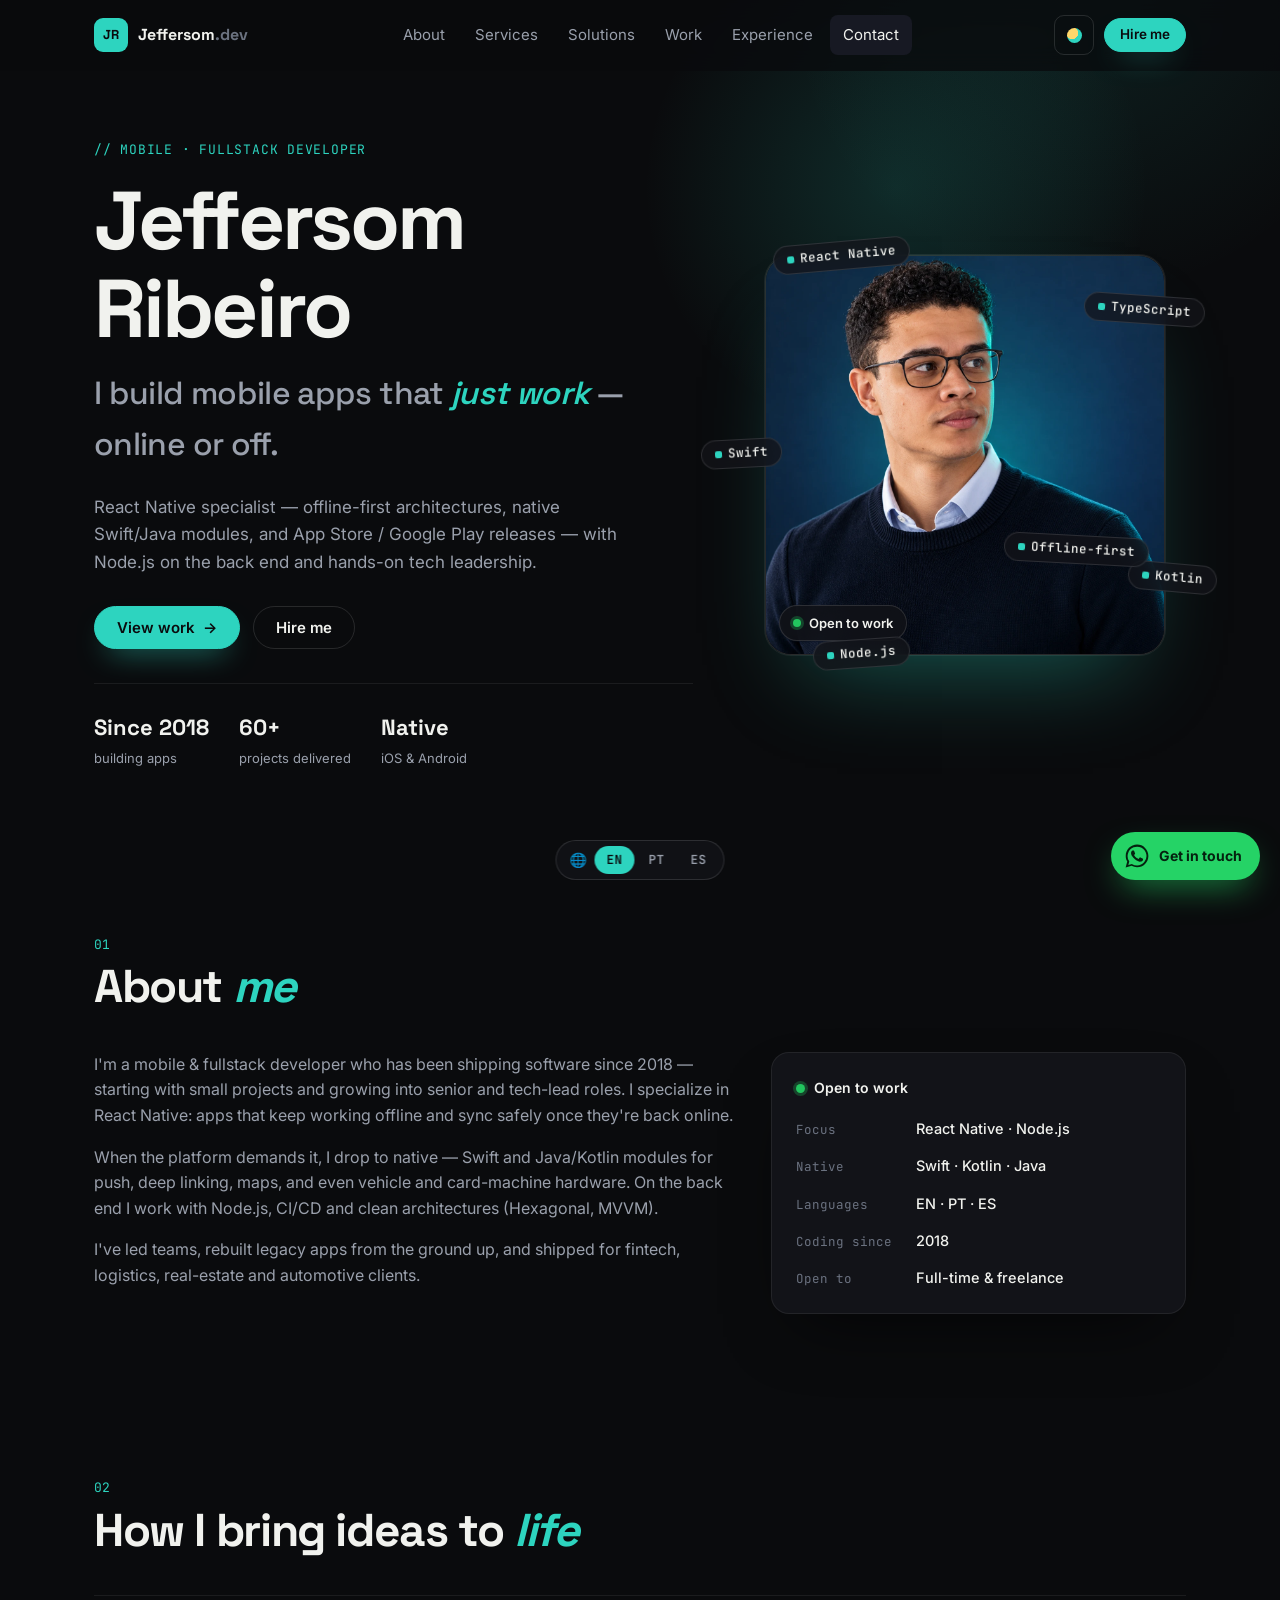
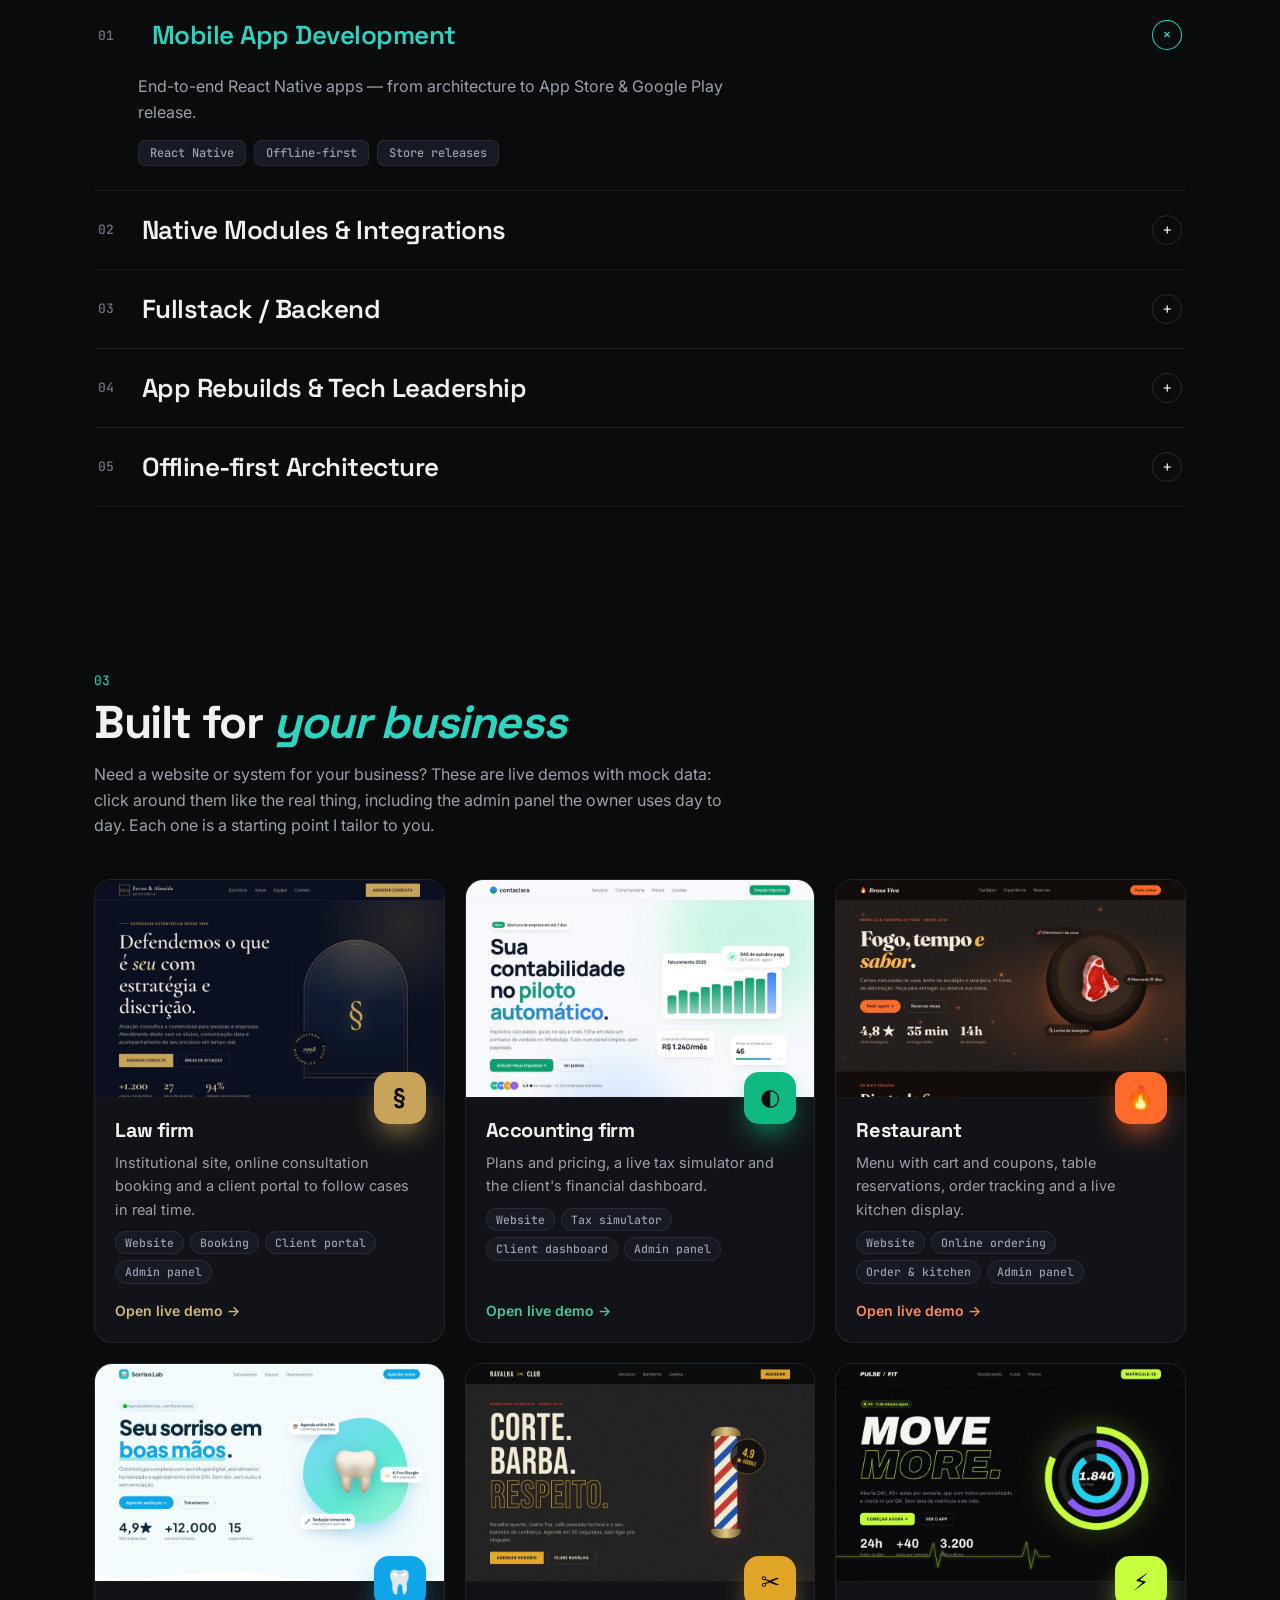
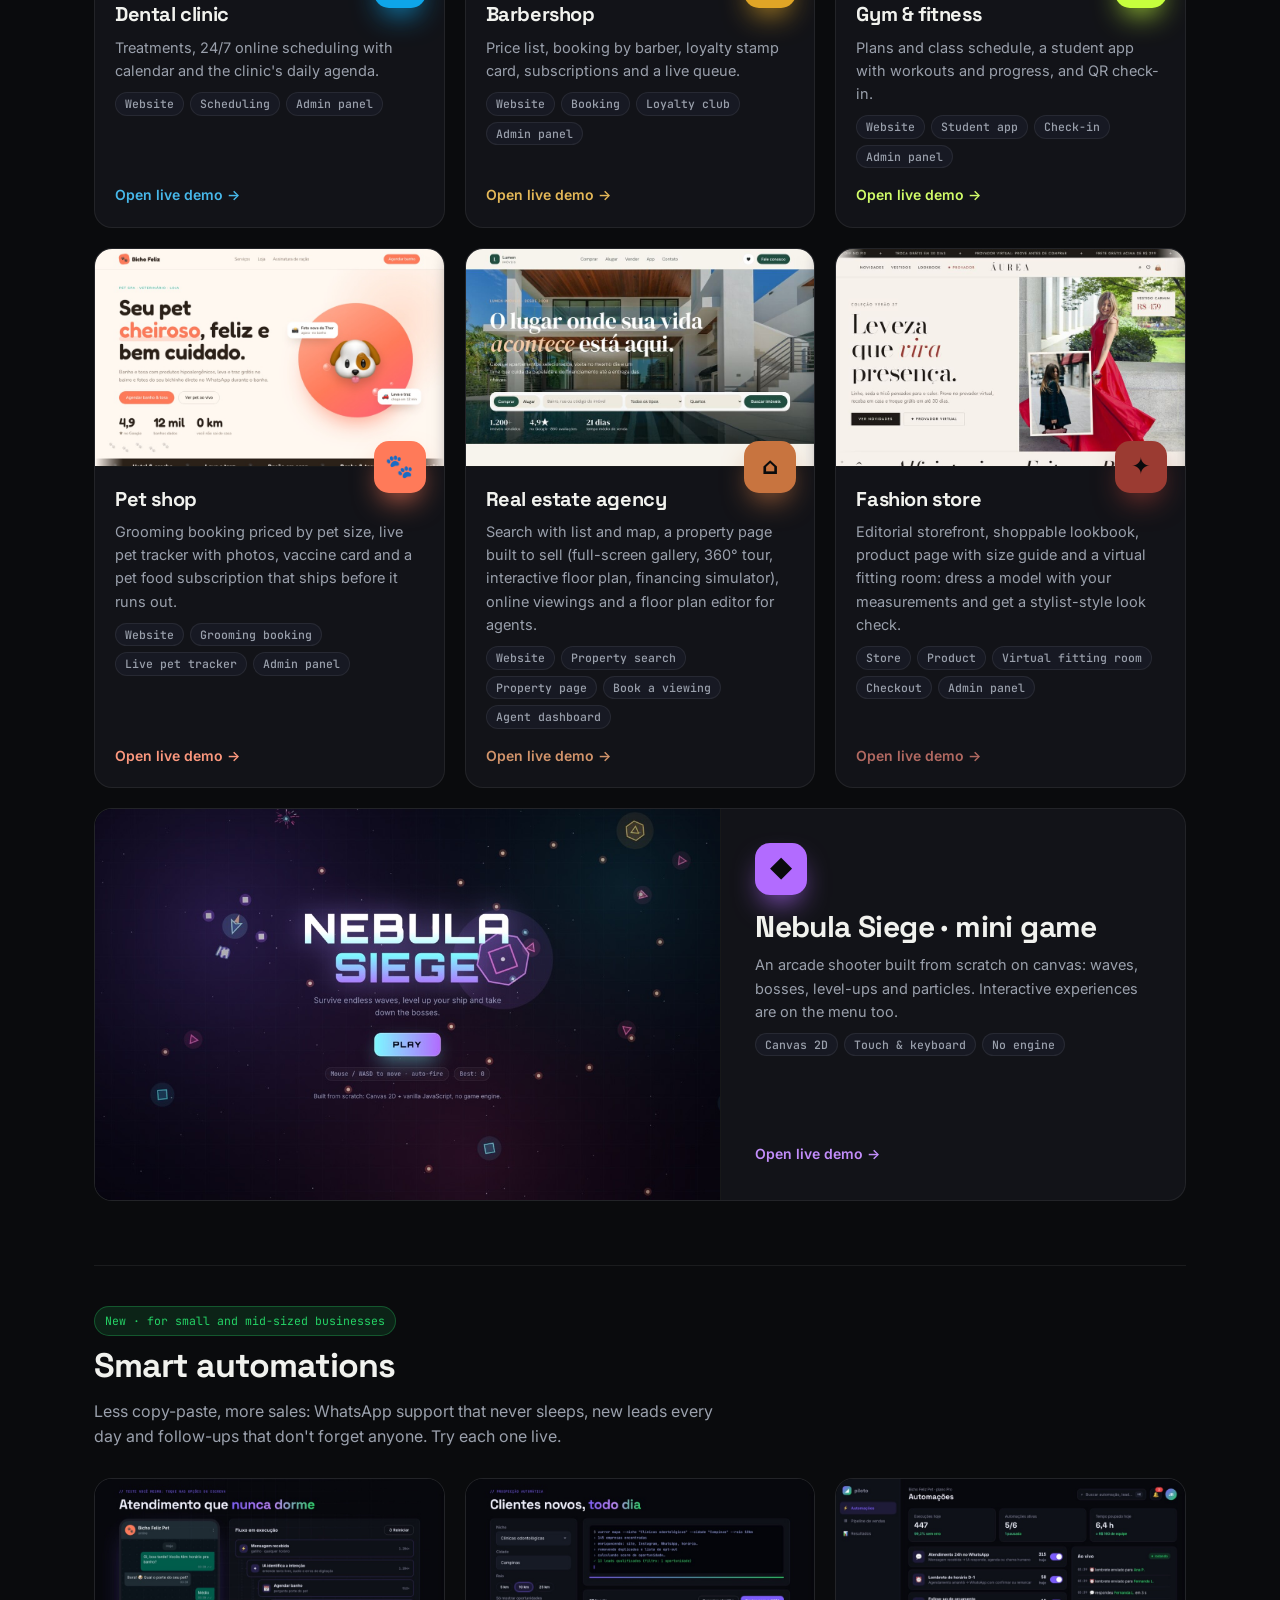
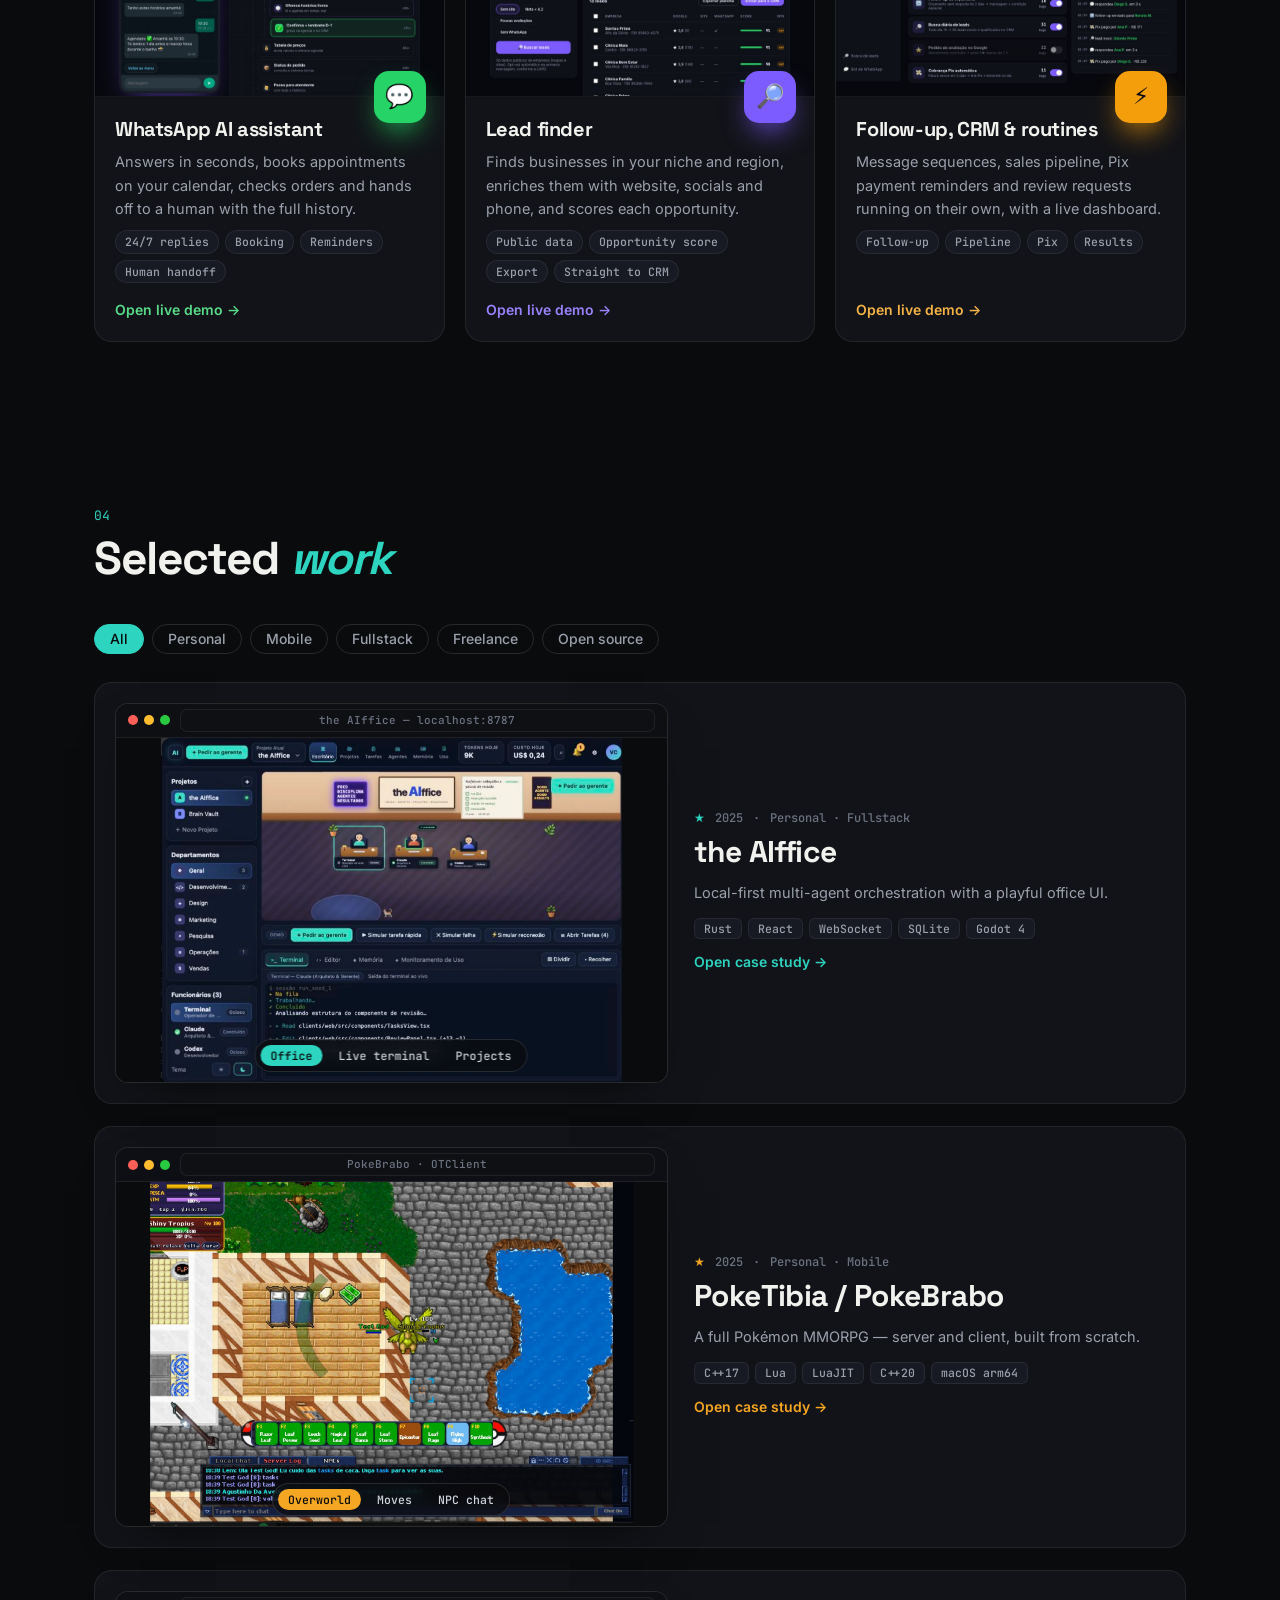
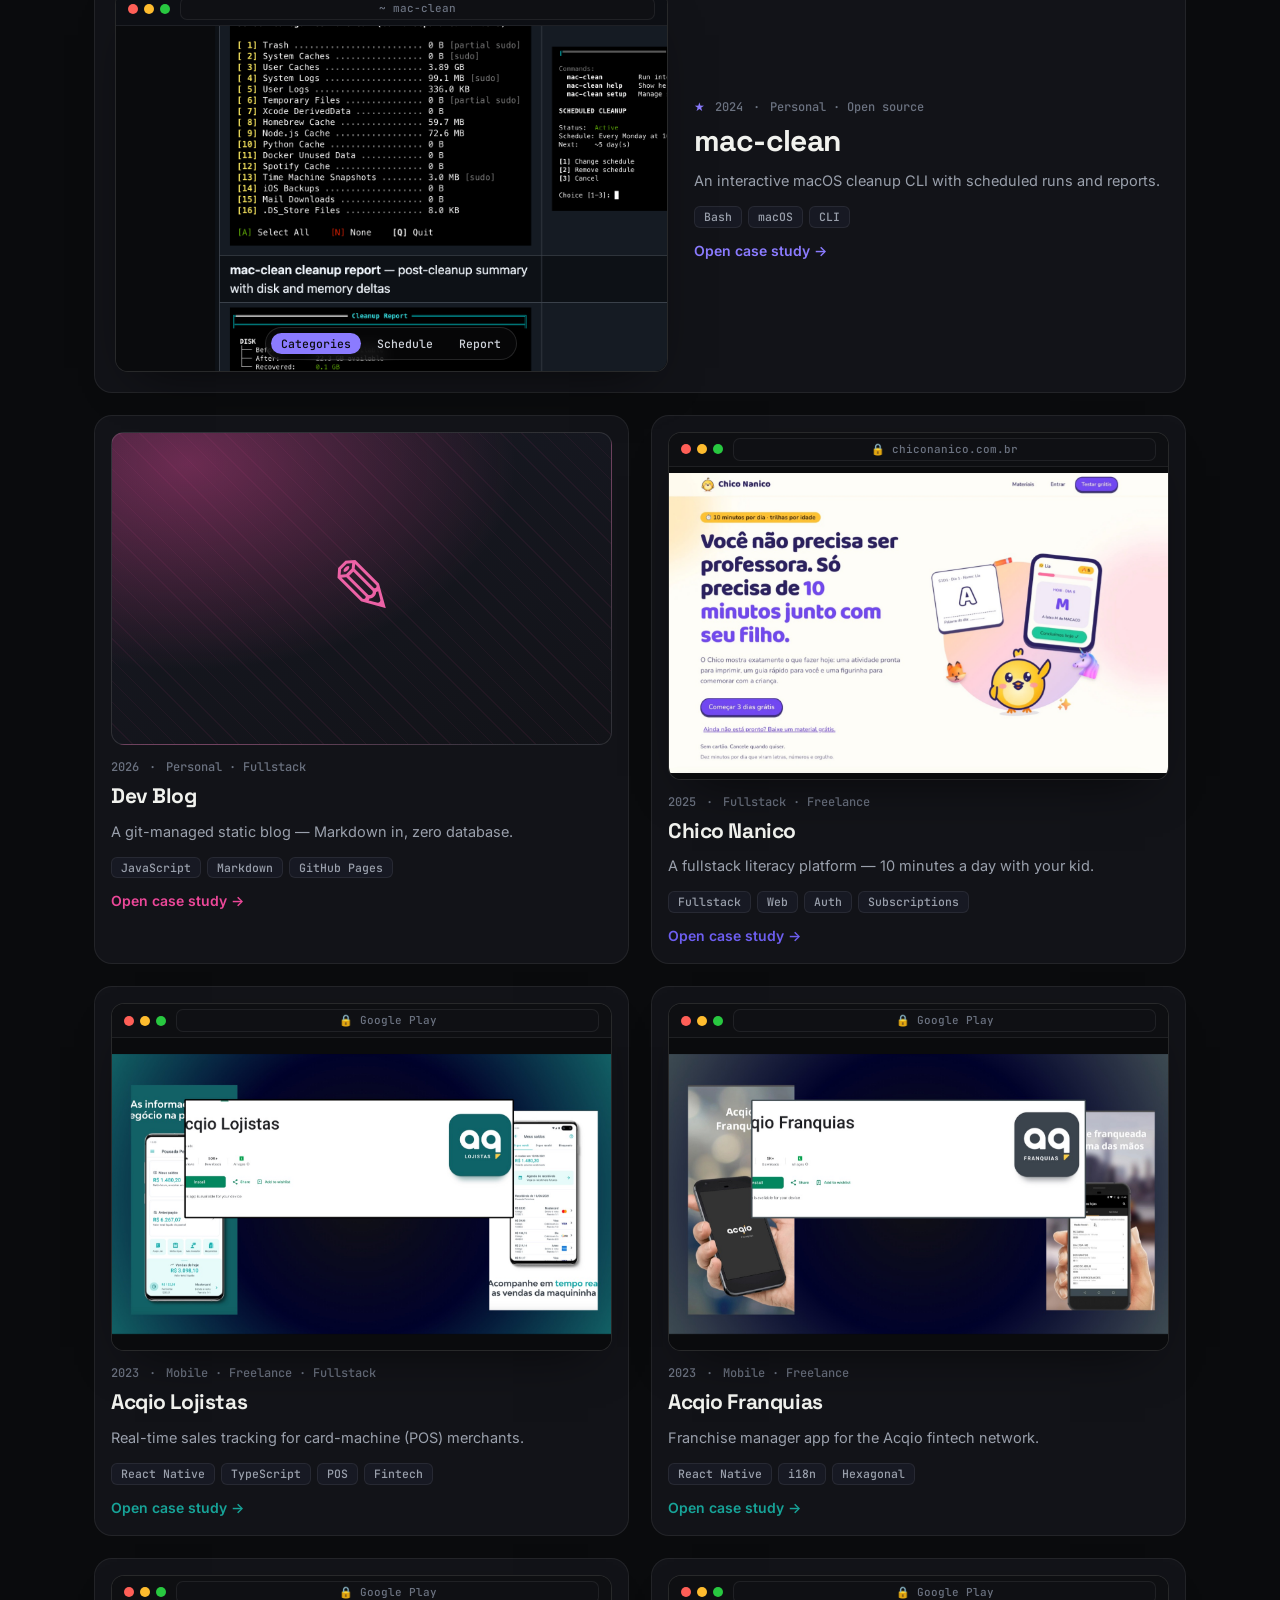
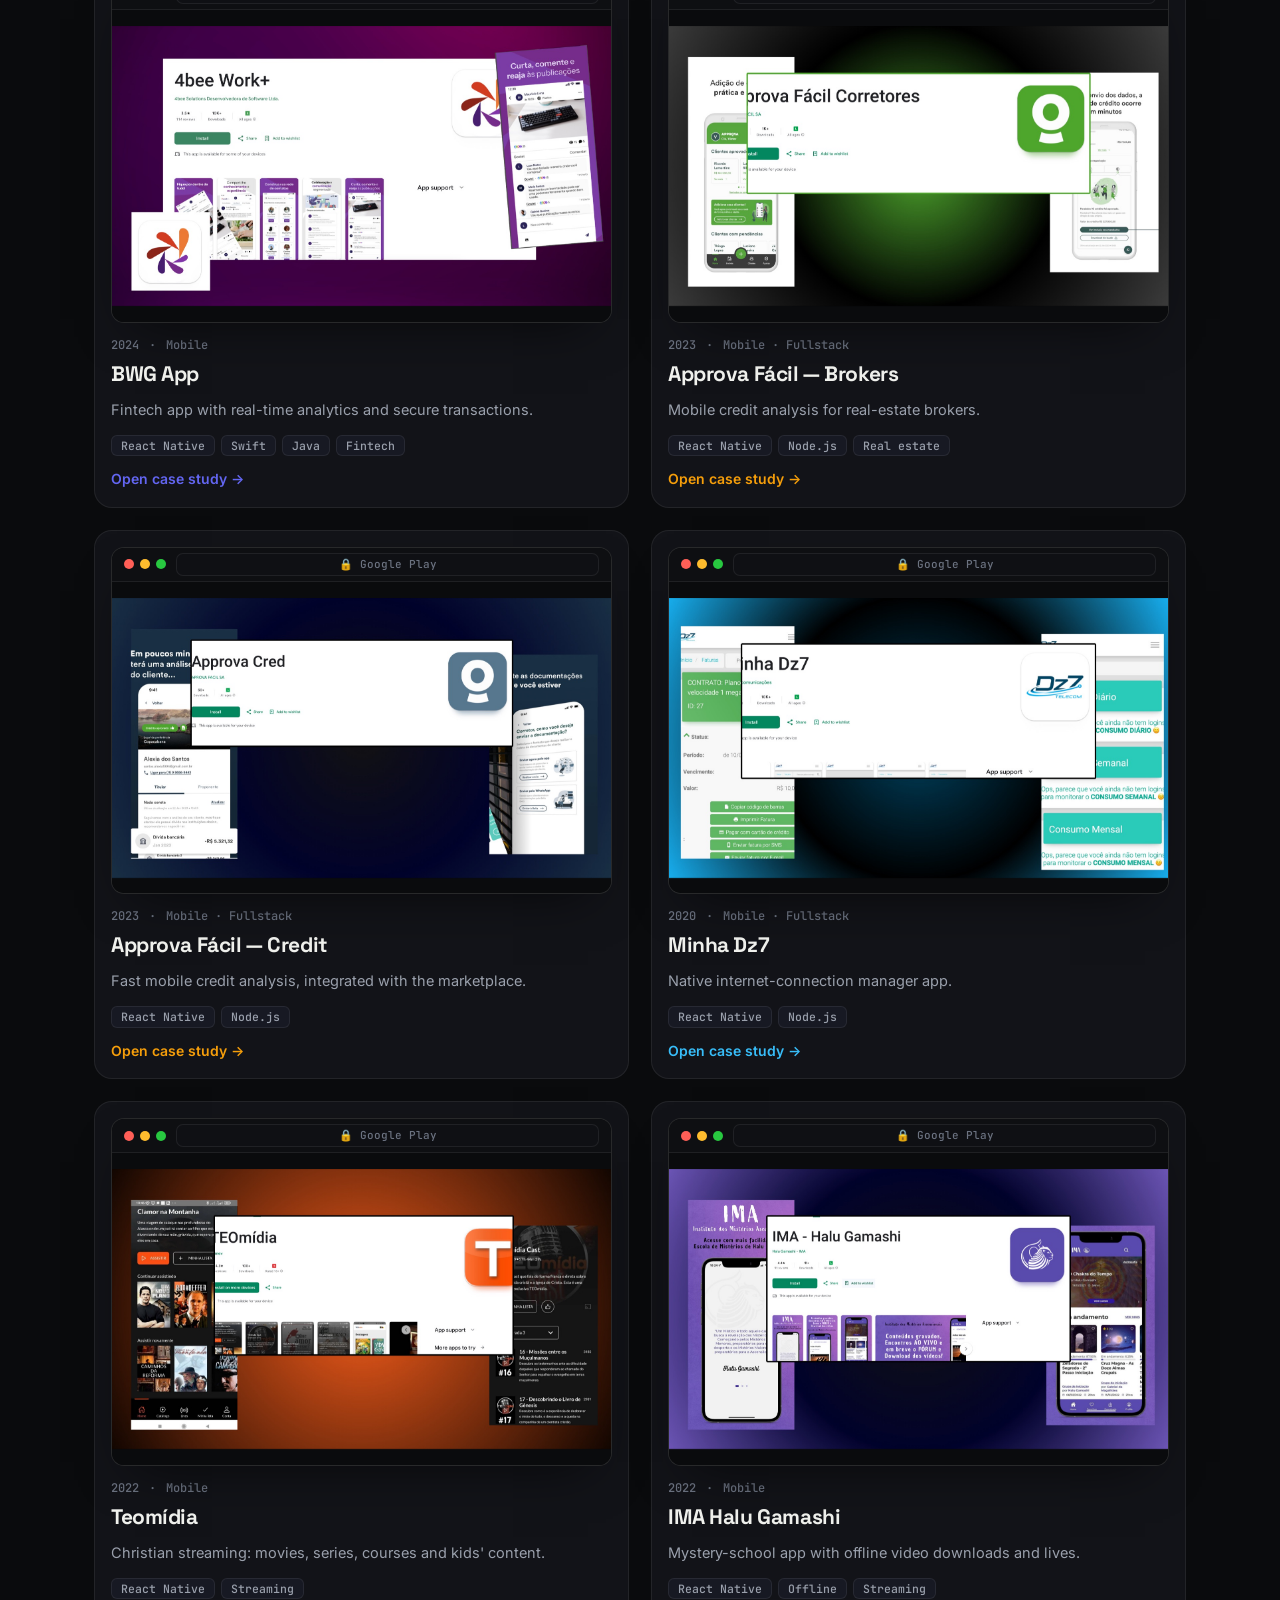
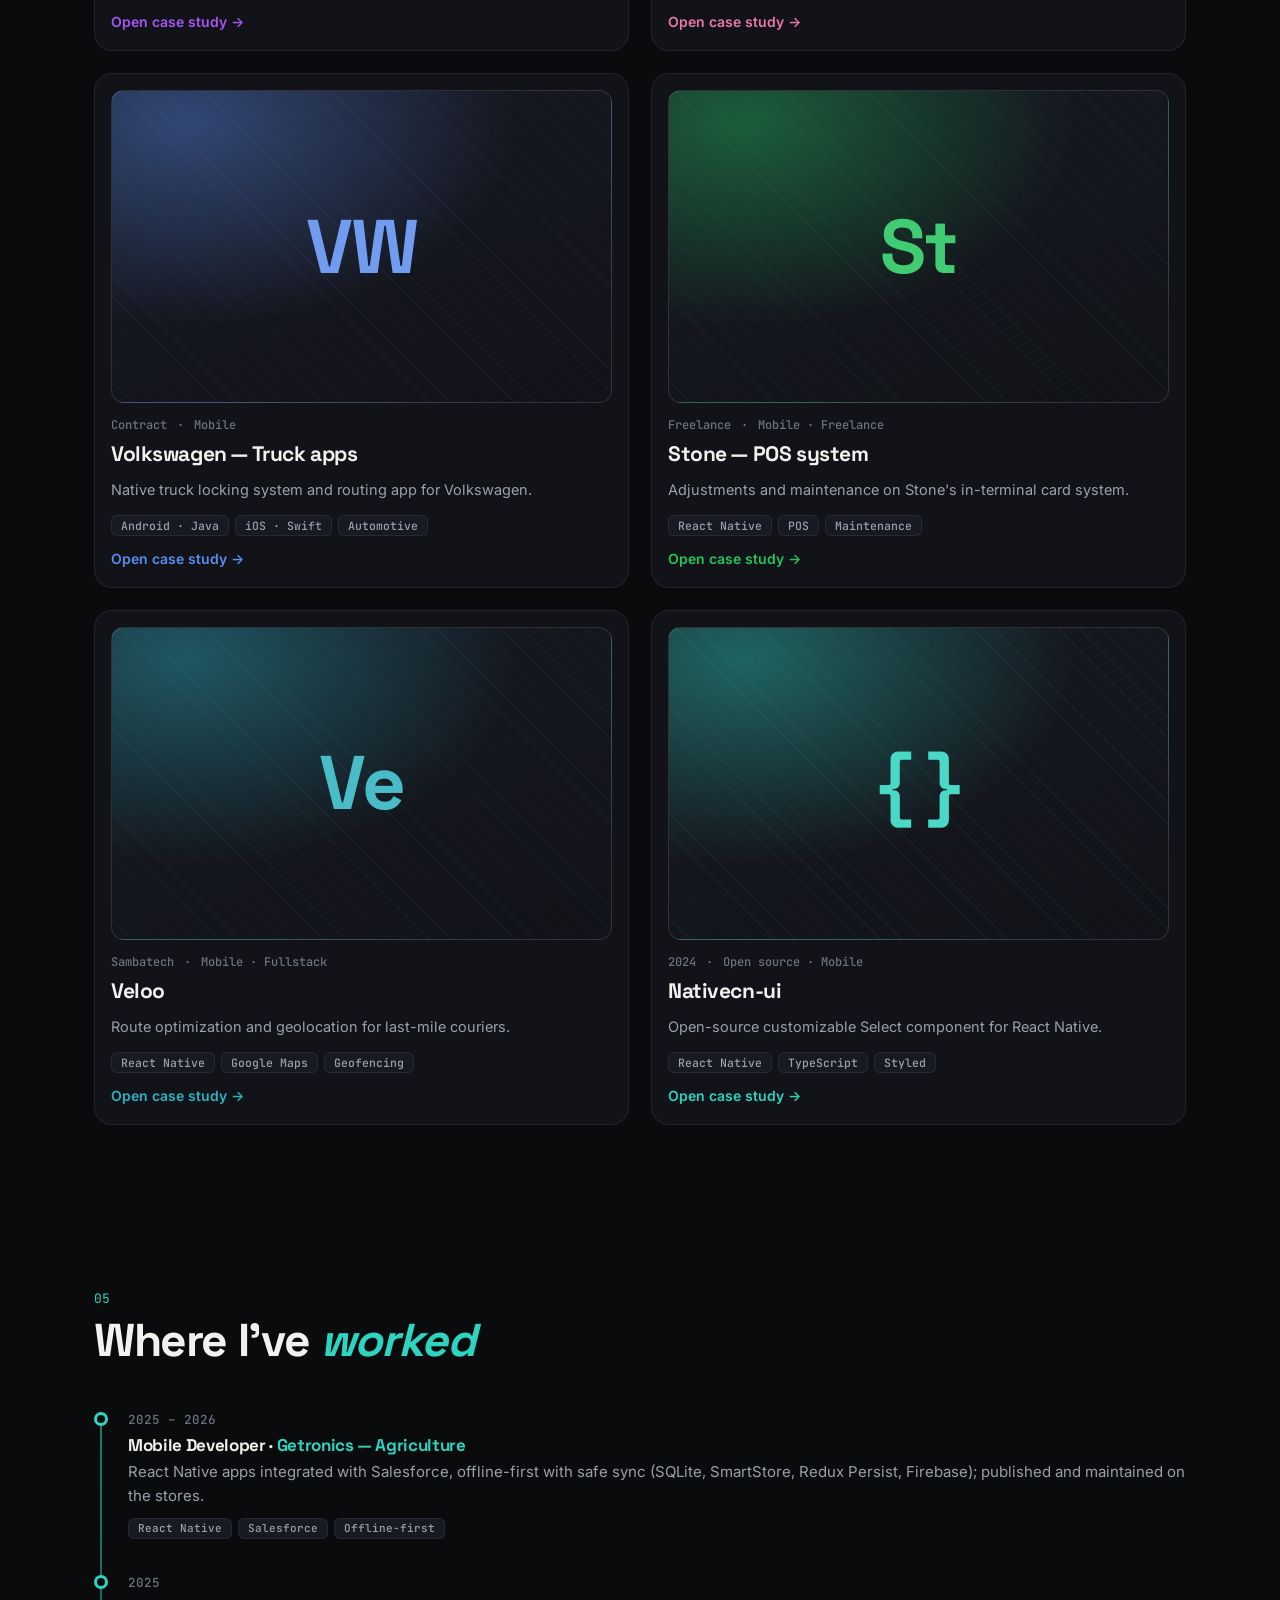
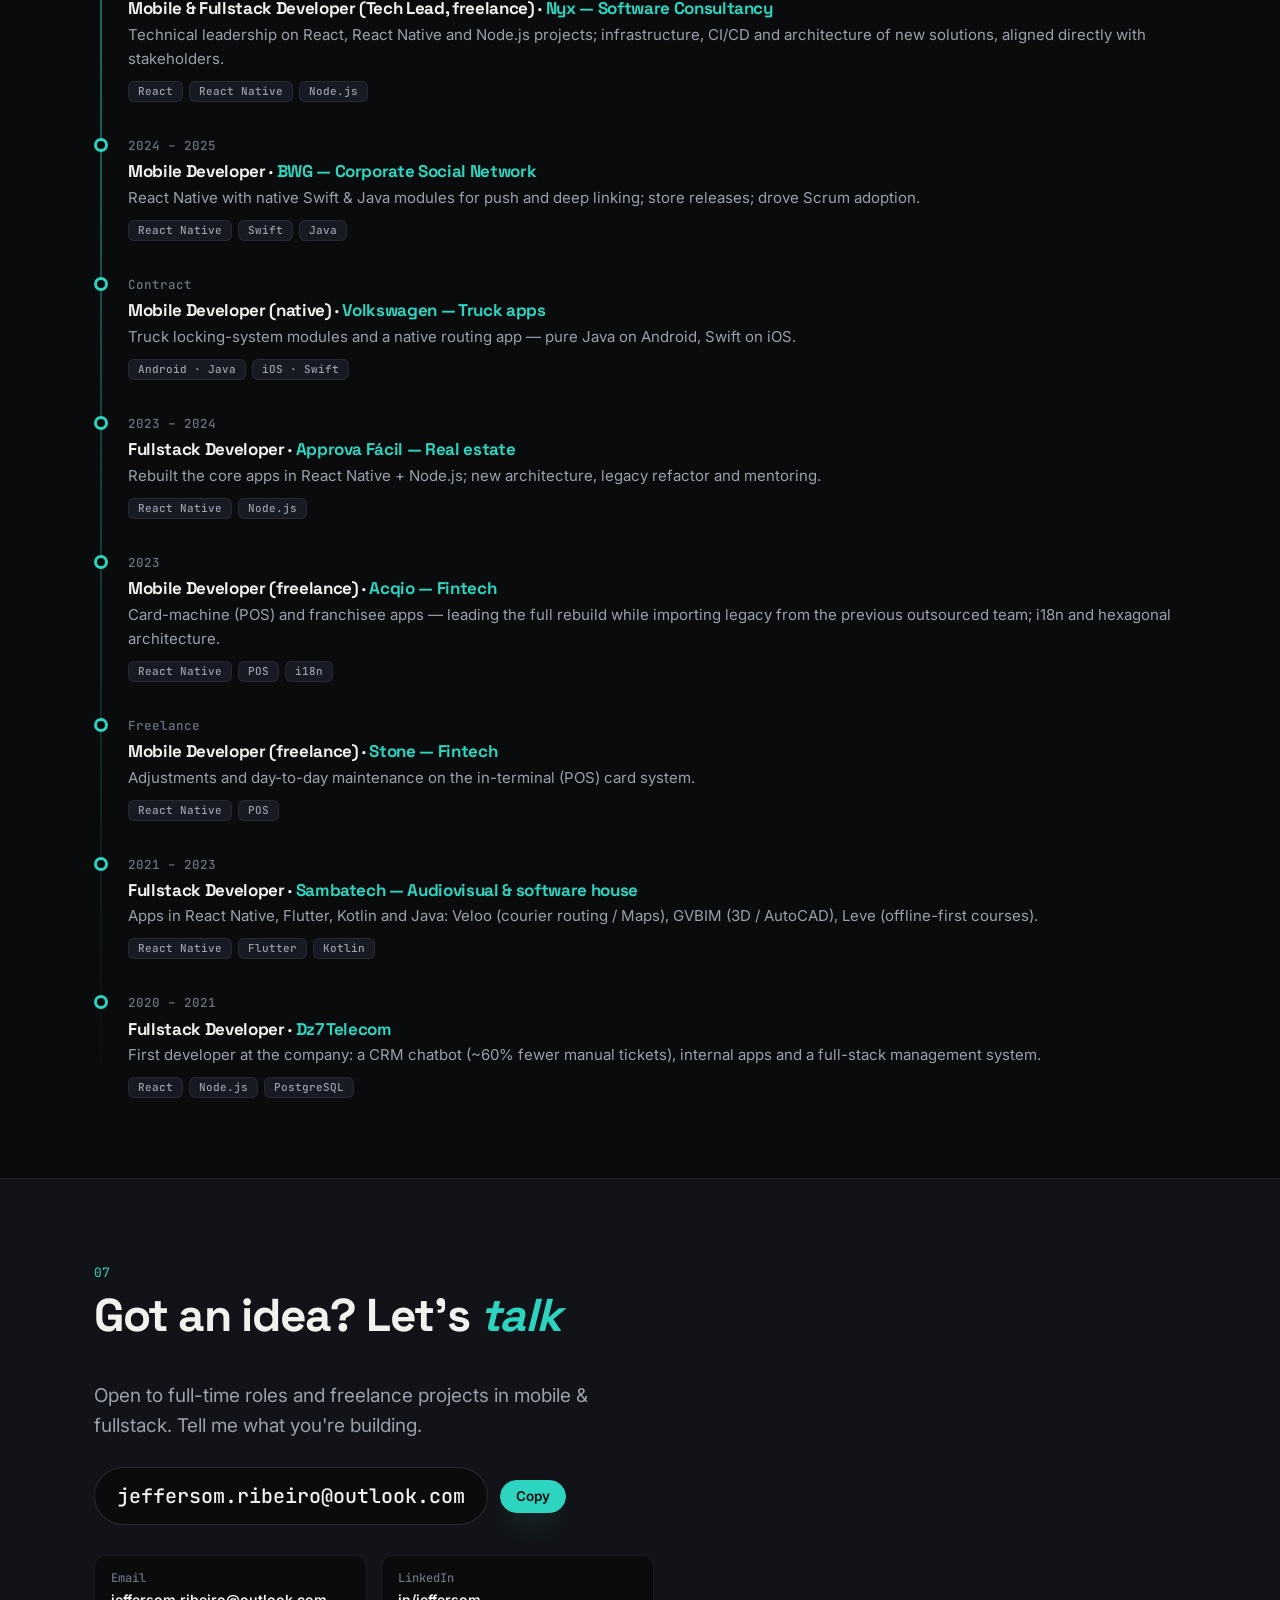
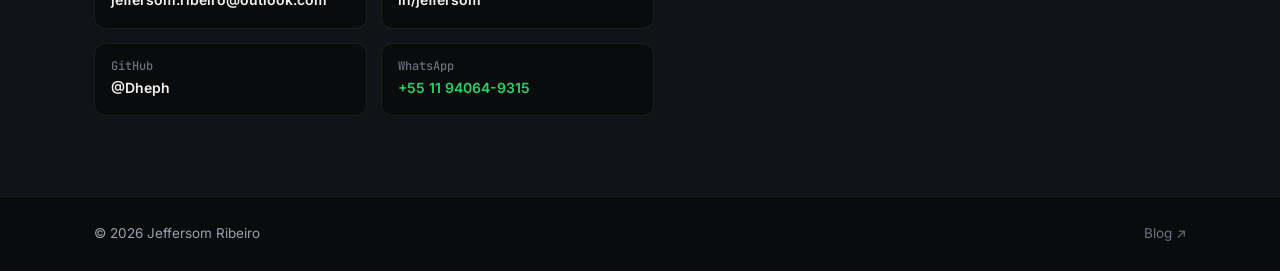
<file: index.html>
<!doctype html>
<html lang="en">
<head>
  <meta charset="utf-8" />
  <meta name="viewport" content="width=device-width, initial-scale=1" />
  <title>Jeffersom Ribeiro — Mobile & Fullstack Developer</title>
  <meta name="description" content="Jeffersom Ribeiro — mobile & fullstack developer. React Native specialist: offline-first apps, native Swift/Java modules, App Store & Google Play releases, Node.js back ends." />
  <meta name="author" content="Jeffersom Ribeiro" />
  <meta property="og:type" content="website" />
  <meta property="og:title" content="Jeffersom Ribeiro — Mobile & Fullstack Developer" />
  <meta property="og:description" content="React Native specialist. 60+ projects delivered to the App Store & Google Play. Open to full-time and freelance." />
  <meta property="og:image" content="assets/me.webp" />

  <link rel="icon" href="assets/favicon.svg" type="image/svg+xml" />
  <link rel="preconnect" href="https://fonts.googleapis.com" />
  <link rel="preconnect" href="https://fonts.gstatic.com" crossorigin />
  <link href="https://fonts.googleapis.com/css2?family=Space+Grotesk:wght@400;500;600;700&family=Inter:wght@400;500;600;700&family=JetBrains+Mono:wght@400;500&display=swap" rel="stylesheet" />
  <link rel="stylesheet" href="css/styles.css" />
</head>
<body>
  <a class="skip-link" href="#work" data-i18n="ui.nav.work">Work</a>

  <!-- NAV -->
  <header class="nav" id="nav">
    <div class="container nav__inner">
      <a href="#top" class="nav__brand">
        <span class="nav__logo">JR</span>
        <span class="nav__name">Jeffersom<span class="dim">.dev</span></span>
      </a>
      <nav class="nav__links" aria-label="Primary">
        <a href="#about"      data-i18n="ui.nav.about">About</a>
        <a href="#services"   data-i18n="ui.nav.services">Services</a>
        <a href="#solutions"  data-i18n="ui.nav.solutions">Solutions</a>
        <a href="#work"       data-i18n="ui.nav.work">Work</a>
        <a href="#experience" data-i18n="ui.nav.experience">Experience</a>
        <a href="#contact"    data-i18n="ui.nav.contact">Contact</a>
      </nav>
      <div class="nav__actions">
        <button id="themeToggle" class="icon-btn" aria-label="Toggle theme" title="Toggle theme"><span class="theme-icon"></span></button>
        <a class="btn btn--sm" href="#contact" data-i18n="ui.hireMe">Hire me</a>
        <button id="navToggle" class="icon-btn nav__burger" aria-label="Menu" aria-expanded="false"><span></span><span></span><span></span></button>
      </div>
    </div>
  </header>

  <main id="top">
    <!-- HERO -->
    <section class="hero">
      <div class="hero__fx" aria-hidden="true"></div>
      <div class="container hero__grid">
        <div class="hero__text">
          <p class="hero__eyebrow mono" data-i18n="hero.eyebrow">// MOBILE · FULLSTACK DEVELOPER</p>
          <h1 class="hero__title" data-i18n="hero.name">Jeffersom Ribeiro</h1>
          <p class="hero__tagline">
            <span data-i18n="hero.taglineA">I build mobile apps that</span>
            <em data-i18n="hero.taglineEm">just work</em>
            <span data-i18n="hero.taglineB">— online or off.</span>
          </p>
          <p class="hero__lead" data-i18n="hero.lead"></p>
          <div class="hero__cta">
            <a class="btn" href="#work"><span data-i18n="ui.viewWork">View work</span> <span aria-hidden="true">→</span></a>
            <a class="btn btn--ghost" href="#contact" data-i18n="ui.hireMe">Hire me</a>
          </div>
          <ul class="hero__stats" id="heroStats"></ul>
        </div>

        <div class="hero__media">
          <div class="portrait">
            <img src="assets/me.webp" alt="Jeffersom Ribeiro" width="440" height="440" loading="eager" />
            <span class="portrait__badge"><i class="dot"></i><span data-i18n="ui.openToWork">Open to work</span></span>
            <div class="floaters" id="heroBadges" aria-hidden="true"></div>
          </div>
        </div>
      </div>
    </section>

    <!-- ABOUT -->
    <section class="section" id="about">
      <div class="container">
        <header class="shead">
          <span class="shead__num mono" data-i18n="ui.sections.about.num">01</span>
          <h2 class="shead__title"><span data-i18n="ui.sections.about.title">About</span> <em data-i18n="ui.sections.about.em">me</em></h2>
        </header>
        <div class="about">
          <div class="about__text" id="aboutText"></div>
          <aside class="about__card" id="aboutFacts"></aside>
        </div>
      </div>
    </section>

    <!-- SERVICES -->
    <section class="section" id="services">
      <div class="container">
        <header class="shead">
          <span class="shead__num mono" data-i18n="ui.sections.services.num">02</span>
          <h2 class="shead__title"><span data-i18n="ui.sections.services.title">How I bring ideas to</span> <em data-i18n="ui.sections.services.em">life</em></h2>
        </header>
        <div class="accordion" id="accordion"></div>
      </div>
    </section>

    <!-- SOLUTIONS (demos por setor) -->
    <section class="section" id="solutions">
      <div class="container">
        <header class="shead">
          <span class="shead__num mono" data-i18n="ui.sections.solutions.num">03</span>
          <h2 class="shead__title"><span data-i18n="ui.sections.solutions.title">Built for</span> <em data-i18n="ui.sections.solutions.em">your business</em></h2>
          <p class="shead__lead" data-i18n="solutions.lead"></p>
        </header>
        <div class="sols" id="sols"></div>
        <header class="autos-head">
          <span class="autos-head__tag mono" data-i18n="automations.tag">New</span>
          <h3 class="autos-head__title" data-i18n="automations.title">Smart automations</h3>
          <p class="shead__lead" data-i18n="automations.lead"></p>
        </header>
        <div class="sols" id="autos"></div>
      </div>
    </section>

    <!-- WORK -->
    <section class="section" id="work">
      <div class="container">
        <header class="shead">
          <span class="shead__num mono" data-i18n="ui.sections.work.num">04</span>
          <h2 class="shead__title"><span data-i18n="ui.sections.work.title">Selected</span> <em data-i18n="ui.sections.work.em">work</em></h2>
        </header>
        <div class="filters" id="filters" role="tablist" aria-label="Filter"></div>
        <div class="work" id="work-grid"></div>
      </div>
    </section>

    <!-- EXPERIENCE -->
    <section class="section" id="experience">
      <div class="container">
        <header class="shead">
          <span class="shead__num mono" data-i18n="ui.sections.experience.num">04</span>
          <h2 class="shead__title"><span data-i18n="ui.sections.experience.title">Where I've</span> <em data-i18n="ui.sections.experience.em">worked</em></h2>
        </header>
        <ol class="timeline" id="timeline"></ol>
      </div>
    </section>

    <!-- WRITING / BLOG -->
    <section class="section" id="writing">
      <div class="container">
        <header class="shead">
          <span class="shead__num mono" data-i18n="ui.sections.writing.num">05</span>
          <h2 class="shead__title"><span data-i18n="ui.sections.writing.title">From the</span> <em data-i18n="ui.sections.writing.em">blog</em></h2>
        </header>
        <div class="writing" id="writing-list"></div>
        <a class="writing__more" id="writing-more" href="https://dheph.github.io/blog/" target="_blank" rel="noopener"><span data-i18n="ui.seeMore">Read more on the blog</span> <span aria-hidden="true">→</span></a>
      </div>
    </section>

    <!-- CONTACT -->
    <section class="section section--contact" id="contact">
      <div class="container contact">
        <header class="shead">
          <span class="shead__num mono" data-i18n="ui.sections.contact.num">05</span>
          <h2 class="shead__title"><span data-i18n="ui.sections.contact.title">Got an idea? Let's</span> <em data-i18n="ui.sections.contact.em">talk</em></h2>
        </header>
        <p class="contact__lead" data-i18n="contact.lead"></p>
        <div class="contact__email">
          <a id="emailLink" class="contact__pill" href="#"></a>
          <button id="copyEmail" class="btn btn--sm" data-i18n="ui.copy">Copy</button>
        </div>
        <div class="contact__links" id="contactLinks"></div>
      </div>
    </section>
  </main>

  <footer class="footer">
    <div class="container footer__inner">
      <span>© <span id="year"></span> Jeffersom Ribeiro</span>
      <a class="footer__blog dim" href="https://dheph.github.io/blog/" target="_blank" rel="noopener">Blog <span aria-hidden="true">↗</span></a>
    </div>
  </footer>

  <!-- CASE STUDY -->
  <div class="case" id="case" aria-hidden="true" role="dialog" aria-modal="true" aria-labelledby="caseTitle">
    <div class="case__backdrop" data-close></div>
    <article class="case__panel" role="document">
      <header class="case__bar">
        <button class="icon-btn" data-case-prev aria-label="Previous" title="Previous (←)">‹</button>
        <button class="icon-btn" data-case-next aria-label="Next" title="Next (→)">›</button>
        <span class="case__counter mono" id="caseCounter"></span>
        <button class="icon-btn case__close" data-close aria-label="Close" title="Close (Esc)">✕</button>
      </header>
      <div class="case__body" id="caseBody"></div>
    </article>
  </div>

  <!-- WHATSAPP (floating) -->
  <a class="wa-float" id="waFloat" href="https://wa.me/5511940649315" target="_blank" rel="noopener" aria-label="WhatsApp">
    <svg viewBox="0 0 24 24" aria-hidden="true"><path fill="currentColor" d="M17.47 14.38c-.3-.15-1.75-.86-2.02-.96-.27-.1-.47-.15-.67.15-.2.3-.77.96-.94 1.16-.17.2-.35.22-.64.07-.3-.15-1.25-.46-2.38-1.47-.88-.79-1.47-1.76-1.65-2.05-.17-.3-.02-.46.13-.6.13-.14.3-.35.45-.52.15-.17.2-.3.3-.5.1-.2.05-.37-.02-.52-.08-.15-.67-1.61-.92-2.2-.24-.58-.49-.5-.67-.51h-.57c-.2 0-.52.07-.79.37-.27.3-1.04 1.02-1.04 2.48s1.07 2.88 1.21 3.08c.15.2 2.1 3.2 5.08 4.49.71.31 1.26.49 1.69.63.71.22 1.36.19 1.87.12.57-.09 1.75-.72 2-1.41.25-.69.25-1.29.17-1.41-.07-.12-.27-.2-.57-.35M12.05 21.5h-.01a9.4 9.4 0 0 1-4.8-1.31l-.34-.2-3.57.93.95-3.48-.22-.36a9.41 9.41 0 1 1 7.99 4.42M20.06 3.9A11.25 11.25 0 0 0 12.05.6C5.8.6.72 5.68.72 11.93c0 2 .52 3.95 1.52 5.66L.62 23.4l5.95-1.56a11.3 11.3 0 0 0 5.47 1.4h.01c6.24 0 11.33-5.08 11.33-11.33 0-3.03-1.18-5.87-3.32-8.01"/></svg>
    <span data-i18n="contact.waFloat">Get in touch</span>
  </a>

  <!-- LANGUAGE SWITCHER (floating) -->
  <div class="langbar" id="langbar" role="group" aria-label="Language">
    <span class="langbar__globe" aria-hidden="true">🌐</span>
    <button data-lang="en">EN</button>
    <button data-lang="pt">PT</button>
    <button data-lang="es">ES</button>
  </div>

  <script src="js/data.js"></script>
  <script src="js/i18n.js"></script>
  <script src="js/i18n.translations.js"></script>
  <script src="js/main.js"></script>
</body>
</html>
</file>
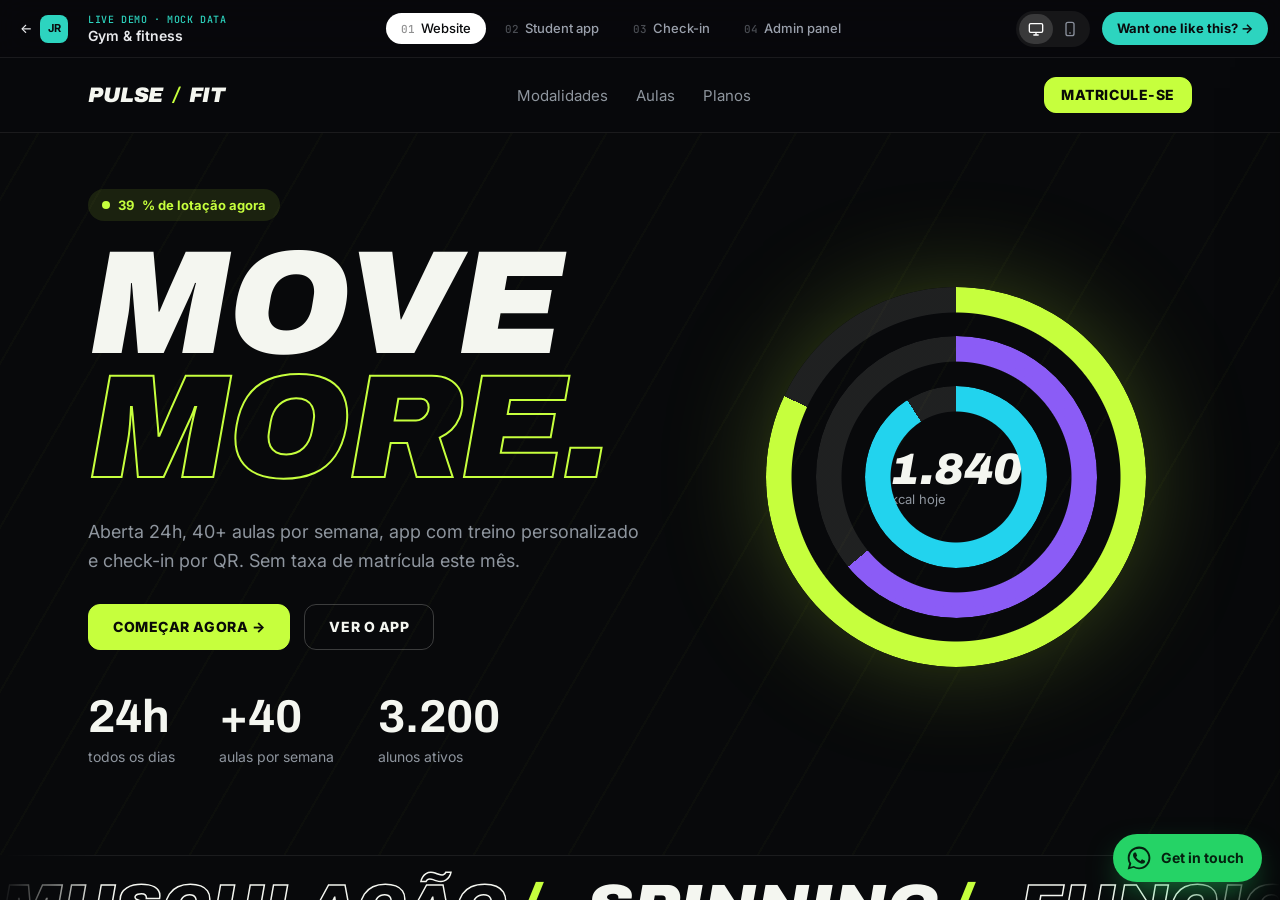
<file: demos/academia.html>
<!doctype html>
<html lang="pt-BR">
<head>
  <meta charset="utf-8" />
  <meta name="viewport" content="width=device-width, initial-scale=1" />
  <title>Academia — demo · Jeffersom Ribeiro</title>
  <meta name="description" content="Demo navegável de site + app do aluno + check-in por QR para academia. Dados fictícios." />
  <link rel="icon" href="../assets/favicon.svg" type="image/svg+xml" />
  <link rel="preconnect" href="https://fonts.googleapis.com" />
  <link rel="preconnect" href="https://fonts.gstatic.com" crossorigin />
  <link href="https://fonts.googleapis.com/css2?family=Archivo:ital,wght@0,500;0,700;0,900;1,800;1,900&family=Inter:wght@400;500;600;700&family=JetBrains+Mono:wght@500&display=swap" rel="stylesheet" />
  <link rel="stylesheet" href="kit.css" />
  <style>
    :root {
      --bg: #08090b; --surface: #111317; --surface-2: #181b20; --line: rgba(255,255,255,.08);
      --fg: #f4f6f0; --muted: #8e959e; --accent: #c6ff3d; --accent-2: #8b5cf6; --accent-ink: #0a0b07;
      --radius: 20px; --btn-r: 12px;
      --font-d: "Archivo", system-ui, sans-serif; --font-b: "Inter", system-ui, sans-serif;
    }
    .h1, .h2 { font-weight: 900; font-style: italic; text-transform: uppercase; letter-spacing: -.02em; }
    .h1 { font-size: clamp(64px, 11.5cqi, 160px); line-height: .84; }
    .stroke { color: transparent; -webkit-text-stroke: 2px var(--accent); }
    .btn { font-weight: 800; text-transform: uppercase; letter-spacing: .04em; font-size: 14px; }
    .logo { font-style: italic; font-weight: 900; letter-spacing: -.02em; } .logo b { color: var(--accent); }

    .hero { position: relative; overflow: hidden; padding: 56px 0 90px; }
    .hero::before { content: ""; position: absolute; inset: -20%; pointer-events: none; opacity: .5;
      background: repeating-linear-gradient(120deg, transparent 0 80px, rgba(198,255,61,.05) 80px 82px); animation: slide 18s linear infinite; }
    @keyframes slide { to { transform: translateX(160px); } }
    .ecg { position: absolute; left: 0; right: 0; bottom: 40px; height: 120px; width: 100%; opacity: .5; pointer-events: none; }
    .ecg path { fill: none; stroke: var(--accent); stroke-width: 2.5; stroke-dasharray: 1600; stroke-dashoffset: 1600; animation: ecg 3.2s linear infinite; filter: drop-shadow(0 0 6px var(--accent)); }
    @keyframes ecg { to { stroke-dashoffset: 0; } }
    .live { display: inline-flex; align-items: center; gap: 8px; padding: 8px 14px; border-radius: 999px; background: rgba(198,255,61,.1); color: var(--accent); font-weight: 700; font-size: 13px; }
    .live i { width: 8px; height: 8px; border-radius: 50%; background: var(--accent); animation: pulse 1.2s infinite; }
    @keyframes pulse { 0% { box-shadow: 0 0 0 0 rgba(198,255,61,.7); } 100% { box-shadow: 0 0 0 12px rgba(198,255,61,0); } }
    .rings { position: relative; justify-self: center; width: min(100%, 380px); aspect-ratio: 1; display: grid; place-items: center; }
    .rings .ring { position: absolute; }
    .rings .r1 { --s: 100%; --w: 26px; } .rings .r2 { --s: 74%; --w: 26px; --c: var(--accent-2); } .rings .r3 { --s: 48%; --w: 26px; --c: #22d3ee; }
    .rings b { font: 900 italic 44px/1 var(--font-d); }
    .rings::after { content: ""; position: absolute; inset: 0; border-radius: 50%; box-shadow: 0 0 120px -20px rgba(198,255,61,.35); }

    .big-marq { padding: 20px 0; font: 900 italic 64px/1 var(--font-d); text-transform: uppercase; border-block: 1px solid var(--line); }
    .big-marq span:nth-child(odd) { color: transparent; -webkit-text-stroke: 1.5px var(--fg); }
    .big-marq span::after { content: " /"; color: var(--accent); -webkit-text-stroke: 0; }

    .mod { position: relative; overflow: hidden; min-height: 210px; display: flex; flex-direction: column; justify-content: flex-end; }
    .mod .em { position: absolute; top: 18px; right: 18px; font-size: 54px; transition: transform .5s var(--ease); }
    .mod:hover .em { transform: scale(1.25) rotate(-10deg); }
    .mod h3 { font-style: italic; font-weight: 900; text-transform: uppercase; font-size: 26px; margin: 0 0 6px; }
    .mod:hover { background: var(--accent); color: var(--accent-ink); } .mod:hover p { color: rgba(10,11,7,.7); }

    .class-row { display: grid; grid-template-columns: 90px 1fr auto auto; gap: 18px; align-items: center; padding: 18px 4px; border-bottom: 1px solid var(--line); animation: screenIn .45s var(--ease) both; }
    .class-row time { font: 900 italic 26px/1 var(--font-d); color: var(--accent); }
    .class-row b { font-size: 17px; }
    .plan { display: flex; flex-direction: column; gap: 12px; }
    .plan .price { font: 900 italic 52px/1 var(--font-d); }
    .plan ul { list-style: none; padding: 0; margin: 0 0 8px; display: grid; gap: 9px; color: var(--muted); font-size: 14.5px; }
    .plan li::before { content: "→ "; color: var(--accent); font-weight: 800; }
    .plan--hot { background: var(--accent); color: var(--accent-ink); border-color: var(--accent); }
    .plan--hot p, .plan--hot ul { color: rgba(10,11,7,.75); } .plan--hot li::before { color: var(--accent-ink); }
    .plan--hot .btn { background: var(--accent-ink); color: var(--accent); border-color: var(--accent-ink); }

    /* app do aluno */
    .app-wrap { display: grid; grid-template-columns: 400px 1fr; gap: 26px; align-items: start; }
    .phone { border-radius: 40px; padding: 22px 18px; background: #0e1013; border: 1px solid var(--line); box-shadow: 0 0 0 8px #16181c, 0 40px 90px -30px rgba(198,255,61,.25); }
    .mini-rings { display: grid; grid-template-columns: repeat(3, 1fr); gap: 10px; margin: 18px 0; }
    .mini-rings > div { background: var(--surface); border-radius: 18px; padding: 14px 8px; display: grid; justify-items: center; gap: 8px; font-size: 12px; color: var(--muted); text-align: center; }
    .mini-rings .ring { --s: 64px; --w: 7px; }
    .mini-rings b { color: var(--fg); font-size: 14px; }
    .ex { display: flex; align-items: center; gap: 12px; width: 100%; padding: 14px; margin-bottom: 8px; border-radius: 16px; background: var(--surface); border: 1px solid var(--line); cursor: pointer; text-align: left; transition: background .25s, border-color .25s, transform .15s; }
    .ex:active { transform: scale(.98); }
    .ex .ck { flex: none; width: 28px; height: 28px; border-radius: 50%; border: 2px solid var(--line); display: grid; place-items: center; font-weight: 900; color: transparent; transition: .25s; }
    .ex.done { border-color: rgba(198,255,61,.4); }
    .ex.done .ck { background: var(--accent); border-color: var(--accent); color: var(--accent-ink); }
    .ex.done b { text-decoration: line-through; opacity: .6; }
    .ex small { display: block; color: var(--muted); font-size: 12.5px; margin-top: 2px; }
    .lb .avatar { width: 36px; height: 36px; font-size: 12px; }
    .lb .pos { width: 28px; font: 900 italic 20px/1 var(--font-d); color: var(--muted); }
    .lb > div:first-child .pos { color: var(--accent); }
    .confetti { position: fixed; top: -10px; width: 8px; height: 14px; z-index: 95; pointer-events: none; animation: fall var(--t) cubic-bezier(.2,.6,.4,1) forwards; }
    @keyframes fall { to { transform: translate(var(--x), 105vh) rotate(var(--r)); } }

    /* check-in */
    .qr-box { position: relative; width: min(100%, 300px); aspect-ratio: 1; margin: 0 auto; padding: 18px; border-radius: 24px; background: #fff; overflow: hidden; }
    .qr-box svg { width: 100%; height: 100%; display: block; }
    .qr-box::after { content: ""; position: absolute; left: 0; right: 0; height: 3px; top: 0; background: var(--accent); box-shadow: 0 0 20px 4px var(--accent); animation: scan 2.2s ease-in-out infinite alternate; }
    @keyframes scan { to { top: calc(100% - 3px); } }
    .qr-box.ok::before { content: "✓"; position: absolute; inset: 0; z-index: 2; display: grid; place-items: center; background: rgba(198,255,61,.95); color: var(--accent-ink); font: 900 120px/1 var(--font-d); animation: screenIn .4s both; }
    .meter { height: 14px; border-radius: 999px; background: var(--surface-2); overflow: hidden; margin: 14px 0 8px; }
    .meter i { display: block; height: 100%; width: var(--v, 40%); border-radius: inherit; background: linear-gradient(90deg, var(--accent), #facc15 70%, #ef4444); background-size: 300% 100%; transition: width 1.2s var(--ease); }
    .spots { font: 900 italic 22px/1 var(--font-d); }

    /* painel admin */
    .heat { display: grid; grid-template-columns: 34px repeat(17, minmax(0, 1fr)); gap: 3px; font-size: 10px; color: var(--muted); }
    .heat span { align-self: center; }
    .heat i { aspect-ratio: 1; border-radius: 3px; background: var(--accent); opacity: calc(.06 + var(--v) * .0094); transition: transform .15s; }
    .heat i:hover { transform: scale(1.35); opacity: 1; }
    .feed > div { display: flex; align-items: center; gap: 12px; padding: 10px 0; border-bottom: 1px solid var(--line); animation: kIn .5s var(--ease) both; }
    .feed .avatar { width: 34px; height: 34px; font-size: 11px; }

    @container (max-width: 900px) { .app-wrap { grid-template-columns: 1fr; } .phone { max-width: 420px; margin: 0 auto; width: 100%; } }
    @container (max-width: 760px) {
      .class-row { grid-template-columns: 70px 1fr; } .class-row .chip, .class-row .btn { grid-column: 2; justify-self: start; }
      .big-marq { font-size: 42px; }
      .phone { box-shadow: none; border: 0; padding: 0; background: none; }
    }
  </style>
</head>
<body data-sector="academia">
<div class="stage"><main class="viewport">

  <!-- ===================== SITE ===================== -->
  <section class="screen" id="site" data-label="Site" data-label-en="Website" data-label-es="Sitio">
    <header class="sitenav"><div class="wrap">
      <a href="#site" class="logo">PULSE<b>/</b>FIT</a>
      <nav><a href="#modalidades">Modalidades</a><a href="#aulas">Aulas</a><a href="#planos">Planos</a></nav>
      <a class="btn btn--sm" href="#planos">Matricule-se</a>
    </div></header>

    <div class="hero">
      <svg class="ecg" viewBox="0 0 1200 120" preserveAspectRatio="none" aria-hidden="true"><path d="M0 70 H300 L320 70 L335 20 L350 110 L365 50 L378 70 H620 L640 70 L655 15 L670 115 L685 45 L698 70 H1200"/></svg>
      <div class="wrap split" style="position:relative">
        <div>
          <span class="live" data-reveal><i></i><span id="lot">42</span>% de lotação agora</span>
          <h1 class="h1" data-reveal style="margin-top:22px">Move<br><span class="stroke">more.</span></h1>
          <p class="lead mt" data-reveal>Aberta 24h, 40+ aulas por semana, app com treino personalizado e check-in por QR. Sem taxa de matrícula este mês.</p>
          <div class="row mt" data-reveal><a class="btn" href="#planos">Começar agora →</a><a class="btn btn--ghost" href="#app">Ver o app</a></div>
          <div class="stats">
            <div class="stat"><strong data-count="24" data-suf="h">0</strong><span>todos os dias</span></div>
            <div class="stat"><strong data-count="40" data-pre="+">0</strong><span>aulas por semana</span></div>
            <div class="stat"><strong data-count="3200">0</strong><span>alunos ativos</span></div>
          </div>
        </div>
        <div class="rings" data-reveal>
          <div class="ring r1" data-p="82"></div><div class="ring r2" data-p="64"></div><div class="ring r3" data-p="91"></div>
          <div><b data-count="1840">0</b><div class="muted small">kcal hoje</div></div>
        </div>
      </div>
    </div>

    <div class="big-marq marquee" style="--speed:26s"><div><span>Musculação</span><span>Spinning</span><span>Funcional</span><span>Muay thai</span><span>Yoga</span><span>HIIT</span></div></div>

    <section class="sec" id="modalidades"><div class="wrap">
      <div class="head"><span class="eyebrow" data-reveal>Modalidades</span><h2 class="h2" data-reveal>Escolha seu <span class="stroke">ritmo</span></h2></div>
      <div class="grid">
        <article class="card card--hover mod" data-reveal><span class="em">🏋️</span><h3>Musculação</h3><p>200+ equipamentos, área de peso livre e treino no app.</p></article>
        <article class="card card--hover mod" data-reveal><span class="em">🚴</span><h3>Spinning</h3><p>Sala com luz e som de balada. 45 min que voam.</p></article>
        <article class="card card--hover mod" data-reveal><span class="em">🥊</span><h3>Lutas</h3><p>Muay thai e boxe para todos os níveis.</p></article>
        <article class="card card--hover mod" data-reveal><span class="em">🧘</span><h3>Yoga</h3><p>Mobilidade, respiração e foco.</p></article>
        <article class="card card--hover mod" data-reveal><span class="em">⚡</span><h3>HIIT</h3><p>30 min de alta intensidade com monitor cardíaco.</p></article>
        <article class="card card--hover mod" data-reveal><span class="em">🤸</span><h3>Funcional</h3><p>Circuitos em grupo, ao ar livre ou no box.</p></article>
      </div>
    </div></section>

    <section class="sec" id="aulas" style="background:var(--surface)"><div class="wrap">
      <div class="head row" style="justify-content:space-between;align-items:flex-end"><div><span class="eyebrow" data-reveal>Grade</span><h2 class="h2" data-reveal>Aulas da <span class="stroke">semana</span></h2></div>
        <div class="row" data-group="dia" id="dias" style="gap:6px" data-reveal></div></div>
      <div id="grade"></div>
    </div></section>

    <section class="sec" id="planos"><div class="wrap">
      <div class="head center"><span class="eyebrow" data-reveal>Planos</span><h2 class="h2" data-reveal>Sem matrícula. <span class="stroke">Sem desculpa.</span></h2></div>
      <div class="grid" style="align-items:center">
        <article class="card plan" data-reveal><h3 style="margin:0">Smart</h3><div class="price">R$ 99<small style="font-size:15px;color:var(--muted)">/mês</small></div><ul><li>Musculação 24h</li><li>App com treino</li><li>1 unidade</li></ul><button class="btn btn--ghost btn--block" data-plan="Smart">Escolher</button></article>
        <article class="card plan plan--hot" data-reveal><h3 style="margin:0">Black · mais escolhido</h3><div class="price">R$ 149<small style="font-size:15px">/mês</small></div><ul><li>Todas as aulas coletivas</li><li>Todas as unidades</li><li>Leve 1 amigo 5×/mês</li><li>Avaliação física trimestral</li></ul><button class="btn btn--block" data-plan="Black">Escolher</button></article>
        <article class="card plan" data-reveal><h3 style="margin:0">Duo</h3><div class="price">R$ 249<small style="font-size:15px;color:var(--muted)">/mês</small></div><ul><li>Plano Black para 2 pessoas</li><li>Mesmo endereço</li><li>Desafios em dupla no app</li></ul><button class="btn btn--ghost btn--block" data-plan="Duo">Escolher</button></article>
      </div>
    </div></section>
    <footer class="foot"><div class="wrap"><span>© Pulse/Fit · demo fictícia</span><span>Aberto 24h · 7 dias por semana</span></div></footer>
  </section>

  <!-- ===================== APP DO ALUNO ===================== -->
  <section class="screen" id="app" data-label="App do aluno" data-label-en="Student app" data-label-es="App del alumno">
    <div class="wrap" style="padding-top:34px;padding-bottom:50px">
      <div class="app-wrap">
        <div class="phone">
          <div class="row" style="justify-content:space-between"><div><span class="muted small">Quinta · semana 12</span><h3 style="font:900 italic 26px/1.1 var(--font-d);text-transform:uppercase;margin-top:4px">Bora, Lucas 💪</h3></div><span class="avatar">LC</span></div>
          <div class="mini-rings">
            <div><div class="ring" data-p="60"><b>3/5</b></div>treinos</div>
            <div><div class="ring" data-p="77" style="--c:var(--accent-2)"><b>77%</b></div>calorias</div>
            <div><div class="ring" data-p="58" style="--c:#22d3ee"><b>1,5L</b></div>água</div>
          </div>
          <div class="row" style="justify-content:space-between;margin-bottom:12px"><b style="font:900 italic 18px/1 var(--font-d);text-transform:uppercase">Treino A · Peito &amp; tríceps</b><span class="badge" id="exPct">0%</span></div>
          <div id="exs"></div>
          <button class="btn btn--block" id="finish" style="margin-top:6px">Finalizar treino</button>
        </div>
        <div style="display:grid;gap:18px">
          <div class="panel">
            <div class="panel__h"><h3 style="font-style:italic;text-transform:uppercase">Volume semanal (kg)</h3><span class="badge badge--ok">+22% no mês</span></div>
            <div class="bars" data-bars="8200,9100,8700,10400,11200,10900,12600,13900" data-labels="S5,S6,S7,S8,S9,S10,S11,S12" data-suf=" kg"></div>
          </div>
          <div class="panel">
            <div class="panel__h"><h3 style="font-style:italic;text-transform:uppercase">Desafio de outubro · 20 treinos</h3><span class="chip">🏆 12 dias restantes</span></div>
            <div class="list lb">
              <div><span class="pos">1</span><span class="avatar">MR</span><b style="flex:1">Mari R.</b><span>18 treinos</span></div>
              <div><span class="pos">2</span><span class="avatar">JP</span><b style="flex:1">João P.</b><span>16 treinos</span></div>
              <div style="background:rgba(198,255,61,.06);border-radius:12px;padding-inline:8px"><span class="pos">3</span><span class="avatar">LC</span><b style="flex:1">Você</b><span id="myTr">15 treinos</span></div>
              <div><span class="pos">4</span><span class="avatar">AN</span><b style="flex:1">Ana N.</b><span>14 treinos</span></div>
            </div>
          </div>
        </div>
      </div>
    </div>
  </section>

  <!-- ===================== CHECK-IN ===================== -->
  <section class="screen" id="checkin" data-label="Check-in" data-label-en="Check-in" data-label-es="Check-in">
    <div class="wrap" style="padding-top:34px;padding-bottom:50px">
      <div class="dash">
        <div class="card" style="text-align:center">
          <span class="eyebrow">Carteirinha digital</span>
          <h2 class="h2" style="font-size:40px;margin:10px 0 22px">Aproxime do leitor</h2>
          <div class="qr-box" id="qr"><svg id="qrSvg" viewBox="0 0 25 25" shape-rendering="crispEdges" aria-label="QR code fictício"></svg></div>
          <p class="muted small mt">Lucas Carvalho · Plano Black · matrícula 004812</p>
          <button class="btn mt" id="scan">Simular check-in</button>
        </div>
        <div style="display:grid;gap:18px">
          <div class="panel">
            <div class="panel__h"><h3 style="font-style:italic;text-transform:uppercase">Lotação ao vivo</h3><span class="live"><i></i>agora</span></div>
            <div class="row" style="justify-content:space-between;align-items:flex-end"><b style="font:900 italic 56px/1 var(--font-d)" id="lot2">42%</b><span class="muted small" id="lotTxt">Tranquilo · ótimo horário</span></div>
            <div class="meter"><i id="meter"></i></div>
            <div class="row muted small" style="justify-content:space-between"><span>vazio</span><span>cheio</span></div>
          </div>
          <div class="panel">
            <div class="panel__h"><h3 style="font-style:italic;text-transform:uppercase">Aulas de hoje</h3></div>
            <div class="list" id="hoje"></div>
          </div>
        </div>
      </div>
    </div>
  </section>

  <!-- ===================== PAINEL ADMIN ===================== -->
  <section class="screen" id="admin" data-label="Painel admin" data-label-en="Admin panel" data-label-es="Panel admin">
    <div class="app">
      <aside class="app__side">
        <a href="#site" class="logo">PULSE<b>/</b>ADMIN</a>
        <a data-view="a-home" class="is-on"><i>⚡</i>Visão geral</a>
        <a data-view="a-alunos"><i>☺</i>Alunos</a>
        <a data-view="a-fin"><i>$</i>Financeiro</a>
        <span class="spacer"></span>
        <span class="live" style="font-size:12px"><i></i>catracas online</span>
      </aside>
      <div class="app__main">
        <div class="app__top">
          <div><p class="muted small">Unidade Centro · aberta 24h</p><h2 data-view-title style="font-style:italic;font-weight:900;text-transform:uppercase">Visão geral</h2></div>
          <div class="row"><button class="cmdk-btn" data-cmdk>⌕ <span class="t">Buscar aluno, plano…</span><span class="kbd">⌘K</span></button><button class="bell" data-n="3" data-drawer="#a-notif" aria-label="Notificações">🔔</button><span class="avatar">GR</span></div>
        </div>

        <div class="view" id="a-home">
          <div class="kpis">
            <div class="kpi"><small>Alunos ativos</small><strong data-count="3214">0</strong><em>+58 este mês</em></div>
            <div class="kpi"><small>Check-ins hoje</small><strong id="ckN">612</strong><em>pico às 19h</em></div>
            <div class="kpi"><small>Receita recorrente</small><strong data-count="412300" data-pre="R$ ">0</strong><em>▲ 4,2%</em></div>
            <div class="kpi"><small>Risco de evasão</small><strong data-count="37">0</strong><em style="color:var(--warn)">sem treinar há 14+ dias</em></div>
          </div>
          <div class="dash">
            <div class="panel"><div class="panel__h"><h3 style="font-style:italic;text-transform:uppercase">Movimento por horário</h3><span class="muted small">últimas 4 semanas</span></div><div class="heat" id="heat"></div></div>
            <div class="panel"><div class="panel__h"><h3 style="font-style:italic;text-transform:uppercase">Check-ins ao vivo</h3><span class="live"><i></i>agora</span></div><div class="feed" id="feed"></div></div>
          </div>
        </div>

        <div class="view" id="a-alunos">
          <div class="toolbar">
            <input class="input" data-filter="#alList" placeholder="Buscar aluno…" aria-label="Buscar aluno">
            <div class="chips" data-group="af" data-chips="#alList"><button class="opt is-on" data-value="all">Todos</button><button class="opt" data-value="ok">Em dia</button><button class="opt" data-value="inad">Inadimplentes</button><button class="opt" data-value="risco">Risco de evasão</button></div>
          </div>
          <div class="panel"><div class="table-wrap"><table class="table"><thead><tr><th>Aluno</th><th>Plano</th><th>Último treino</th><th>Frequência</th><th>Status</th></tr></thead><tbody id="alList"></tbody></table></div></div>
        </div>

        <div class="view" id="a-fin">
          <div class="kpis">
            <div class="kpi"><small>Recebido em outubro</small><strong data-count="398700" data-pre="R$ ">0</strong><em>96,7% da carteira</em></div>
            <div class="kpi"><small>Inadimplência</small><strong data-count="3.3" data-suf="%">0</strong><em>▼ 1,1 p.p. com Pix automático</em></div>
            <div class="kpi"><small>Novas matrículas</small><strong data-count="121">0</strong><em>62% pelo site</em></div>
            <div class="kpi"><small>Cancelamentos</small><strong data-count="63">0</strong><em style="color:var(--muted)">churn 1,9%</em></div>
          </div>
          <div class="dash">
            <div class="panel"><div class="panel__h"><h3 style="font-style:italic;text-transform:uppercase">Inadimplentes</h3><button class="btn btn--sm" id="cobrarTodos">Cobrar todos</button></div><div class="list" id="inad"></div></div>
            <div style="display:grid;gap:18px">
              <div class="panel"><div class="panel__h"><h3 style="font-style:italic;text-transform:uppercase">Receita · 6 meses</h3></div><div class="bars" style="height:140px" data-bars="371,379,384,392,401,412" data-labels="mai,jun,jul,ago,set,out" data-pre="R$ " data-suf=" mil"></div></div>
              <div class="panel"><div class="panel__h"><h3 style="font-style:italic;text-transform:uppercase">Planos</h3></div><div style="display:grid;gap:12px" id="planos"></div></div>
            </div>
          </div>
        </div>
      </div>
    </div>
    <template id="a-notif" data-title="Notificações">
      <div class="list">
        <div><span class="icon">⚠</span><div><b>Spinning 18h30 lotado</b><div class="muted small">12 alunos na lista de espera · abrir turma extra?</div></div></div>
        <div><span class="icon">☺</span><div><b>8 matrículas pelo site hoje</b><div class="muted small">6 no plano Black</div></div></div>
        <div><span class="icon">⚙</span><div><b>Esteira 07 em manutenção</b><div class="muted small">Chamado aberto às 10:12</div></div></div>
      </div>
    </template>
  </section>

</main></div>
<script src="kit.js"></script>
<script>
(function () {
  var D = window.Demo, $ = D.$, esc = D.esc;

  /* grade semanal */
  var G = {
    Seg: [["06:30", "HIIT", "Rafa", 6], ["12:00", "Funcional", "Duda", 2], ["18:30", "Spinning", "Caio", 0], ["20:00", "Muay thai", "Kenji", 9]],
    Ter: [["07:00", "Yoga", "Lia", 8], ["18:00", "HIIT", "Rafa", 3], ["19:30", "Spinning", "Caio", 5]],
    Qua: [["06:30", "Funcional", "Duda", 4], ["12:15", "Spinning", "Caio", 7], ["19:00", "Boxe", "Kenji", 1], ["20:30", "Yoga", "Lia", 10]],
    Qui: [["07:00", "HIIT", "Rafa", 5], ["18:30", "Spinning", "Caio", 2], ["20:00", "Muay thai", "Kenji", 6]],
    Sex: [["06:30", "Spinning", "Caio", 3], ["18:00", "Funcional", "Duda", 8], ["19:30", "HIIT", "Rafa", 0]],
    "Sáb": [["09:00", "Aulão de spinning", "Caio", 12], ["10:30", "Yoga ao ar livre", "Lia", 15]]
  };
  var dias = $("#dias");
  dias.innerHTML = Object.keys(G).map(function (d, i) { return '<button class="opt' + (i ? "" : " is-on") + '" style="padding:10px 14px;border-radius:12px;font-weight:700" data-value="' + d + '">' + d + "</button>"; }).join("");
  function grade(d) {
    $("#grade").innerHTML = G[d].map(function (c, i) {
      return '<div class="class-row" style="animation-delay:' + i * 60 + 'ms"><time>' + c[0] + "</time><div><b>" + esc(c[1]) + '</b><div class="muted small">com ' + c[2] + ' · 45 min</div></div><span class="chip">' + (c[3] ? c[3] + " vagas" : "lotada") + '</span><button class="btn btn--sm ' + (c[3] ? "" : "btn--ghost") + '" data-book="' + esc(c[1]) + '"' + (c[3] ? "" : " disabled") + ">" + (c[3] ? "Reservar" : "Lista de espera") + "</button></div>";
    }).join("");
  }
  dias.addEventListener("pick", function (e) { grade(e.detail.dataset.value); });
  grade("Seg");
  document.addEventListener("click", function (e) {
    var b = e.target.closest("[data-book]");
    if (b && !b.disabled) { b.textContent = "Reservado ✓"; b.disabled = true; b.classList.add("btn--ghost"); D.toast("Vaga garantida em " + b.dataset.book + "! Lembrete 1h antes."); }
    var p = e.target.closest("[data-plan]");
    if (p) D.toast("Plano " + p.dataset.plan + " selecionado. Pagamento por Pix ou cartão no próximo passo.");
  });

  /* treino do dia */
  var EX = [["Supino reto", "4 × 10 · 60 kg"], ["Supino inclinado halteres", "3 × 12 · 22 kg"], ["Crucifixo no cabo", "3 × 15"], ["Paralelas", "3 × até a falha"], ["Tríceps corda", "4 × 12 · 25 kg"], ["Tríceps francês", "3 × 10 · 14 kg"]];
  $("#exs").innerHTML = EX.map(function (x, i) { return '<button class="ex" data-i="' + i + '"><span class="ck">✓</span><span><b>' + esc(x[0]) + "</b><small>" + esc(x[1]) + "</small></span></button>"; }).join("");
  var celebrated = false;
  function progress() {
    var done = D.$$("#exs .ex.done").length, pct = Math.round(done / EX.length * 100);
    $("#exPct").textContent = pct + "%";
    if (pct === 100 && !celebrated) { celebrated = true; confetti(); D.toast("Treino concluído! +1 no desafio do mês 🔥"); $("#myTr").textContent = "16 treinos"; }
  }
  $("#exs").addEventListener("click", function (e) { var b = e.target.closest(".ex"); if (b) { b.classList.toggle("done"); progress(); } });
  $("#finish").addEventListener("click", function () { D.$$("#exs .ex").forEach(function (b, i) { setTimeout(function () { b.classList.add("done"); progress(); }, i * 120); }); });
  function confetti() {
    var colors = ["#c6ff3d", "#8b5cf6", "#22d3ee", "#f4f6f0", "#facc15"];
    for (var i = 0; i < 70; i++) {
      var c = document.createElement("i");
      c.className = "confetti";
      c.style.cssText = "left:" + Math.random() * 100 + "vw;background:" + colors[i % colors.length] + ";--x:" + (Math.random() * 200 - 100) + "px;--r:" + (Math.random() * 900) + "deg;--t:" + (1.6 + Math.random() * 1.6) + "s;animation-delay:" + Math.random() * .3 + "s";
      document.body.appendChild(c);
      setTimeout(c.remove.bind(c), 3600);
    }
  }

  /* QR fictício: padrões de localização + módulos pseudoaleatórios */
  var q = "", seed = 4812;
  function rnd() { seed = (seed * 9301 + 49297) % 233280; return seed / 233280; }
  function finder(x, y) { return '<path d="M' + x + " " + y + "h7v7h-7z M" + (x + 1) + " " + (y + 1) + "v5h5v-5z M" + (x + 2) + " " + (y + 2) + 'h3v3h-3z" fill-rule="evenodd"/>'; }
  for (var y = 0; y < 25; y++) for (var x = 0; x < 25; x++) {
    var inF = (x < 8 && y < 8) || (x > 16 && y < 8) || (x < 8 && y > 16);
    if (!inF && rnd() > .52) q += '<rect x="' + x + '" y="' + y + '" width="1" height="1"/>';
  }
  $("#qrSvg").innerHTML = '<g fill="#0a0b07">' + finder(0, 0) + finder(18, 0) + finder(0, 18) + q + "</g>";
  $("#scan").addEventListener("click", function () {
    var box = $("#qr"); box.classList.add("ok");
    D.toast("Check-in liberado! Bom treino, Lucas ⚡");
    setTimeout(function () { box.classList.remove("ok"); }, 2600);
  });

  /* lotação ao vivo + aulas de hoje */
  var lot = 42;
  function setLot() {
    lot = Math.max(18, Math.min(88, lot + Math.round(Math.random() * 10 - 5)));
    $("#lot").textContent = lot; $("#lot2").textContent = lot + "%";
    $("#meter").style.setProperty("--v", lot + "%");
    $("#meter").style.backgroundPosition = (100 - lot) + "% 0";
    $("#lotTxt").textContent = lot < 45 ? "Tranquilo · ótimo horário" : lot < 70 ? "Movimentado" : "Pico · espere ~15 min";
  }
  setLot(); setInterval(setLot, 2500);
  /* ===================== Painel admin ===================== */
  var heat = '<span></span>' + Array.from({ length: 17 }, function (_, h) { return "<span>" + (h % 3 ? "" : 6 + h + "h") + "</span>"; }).join("");
  ["Seg", "Ter", "Qua", "Qui", "Sex", "Sáb", "Dom"].forEach(function (d, di) {
    heat += "<span>" + d + "</span>";
    for (var h = 6; h <= 22; h++) {
      var peak = Math.max(Math.exp(-Math.pow(h - 7, 2) / 2) * .75, Math.exp(-Math.pow(h - 12.5, 2) / 2) * .45, Math.exp(-Math.pow(h - 19, 2) / 3));
      if (di >= 5) peak = Math.exp(-Math.pow(h - 10, 2) / 6) * (di === 5 ? .8 : .45);
      var v = Math.round(Math.min(100, peak * (di === 4 ? 85 : 100) + ((h * 7 + di * 13) % 10)));
      heat += '<i style="--v:' + v + '" title="' + d + " " + h + "h · " + Math.round(v * 1.8) + ' pessoas"></i>';
    }
  });
  $("#heat").innerHTML = heat;

  var NOMES = ["Ana Clara", "Bruno Reis", "Carla Mota", "Diego Lins", "Eduarda K.", "Felipe Sá", "Gabi Torres", "Hugo Alves", "Isis Rocha", "João Vitor"], ck = 612, fi = 0;
  function checkin() {
    var n = NOMES[fi++ % NOMES.length], f = $("#feed");
    f.insertAdjacentHTML("afterbegin", '<div><span class="avatar">' + n.split(" ").map(function (x) { return x[0]; }).join("") + '</span><div style="flex:1"><b>' + n + '</b><div class="muted small">' + ["Black", "Smart", "Duo"][fi % 3] + " · catraca " + (1 + fi % 3) + '</div></div><span class="muted small">agora</span></div>');
    while (f.children.length > 6) f.lastChild.remove();
    $("#ckN").textContent = ++ck;
  }
  for (var c0 = 0; c0 < 5; c0++) checkin();
  setInterval(checkin, 2600);

  var AL = [["Lucas Carvalho", "Black", "hoje", 4.5, "ok"], ["Mariana Reis", "Smart", "há 2 dias", 3, "ok"], ["Paulo Henrique", "Black", "há 18 dias", .5, "risco"], ["Renata Souza", "Duo", "há 1 dia", 4, "ok"],
    ["Tiago Lopes", "Smart", "há 9 dias", 1.5, "inad"], ["Vanessa Lima", "Black", "há 21 dias", .3, "risco"], ["Caio Nogueira", "Smart", "hoje", 5, "ok"], ["Bianca Moraes", "Black", "há 4 dias", 2.5, "inad"],
    ["Rafael Dias", "Duo", "há 15 dias", .8, "risco"], ["Sofia Martins", "Smart", "ontem", 3.5, "ok"]];
  var ST = { ok: ["Em dia", "ok"], inad: ["Mensalidade atrasada", "bad"], risco: ["Risco de evasão", "warn"] };
  $("#alList").innerHTML = AL.map(function (a, i) {
    return '<tr data-i="' + i + '" data-tag="' + a[4] + '"><td><b>' + a[0] + "</b></td><td>" + a[1] + "</td><td>" + a[2] + '</td><td><div class="bar" style="width:90px"><i style="--v:' + a[3] * 20 + '%"></i></div></td><td><span class="badge badge--' + ST[a[4]][1] + '">' + ST[a[4]][0] + "</span></td></tr>";
  }).join("");
  $("#alList").addEventListener("click", function (e) {
    var tr = e.target.closest("tr"); if (!tr) return;
    var a = AL[+tr.dataset.i], k = a[3];
    D.drawer(a[0], '<span class="badge badge--' + ST[a[4]][1] + '">' + ST[a[4]][0] + '</span>' +
      '<dl class="summary"><div><dt>Plano</dt><dd>' + a[1] + "</dd></div><div><dt>Objetivo</dt><dd>" + ["Hipertrofia", "Emagrecimento", "Condicionamento"][a[0].length % 3] + "</dd></div><div><dt>Último treino</dt><dd>" + a[2] + "</dd></div><div><dt>Média</dt><dd>" + String(k).replace(".", ",") + "× por semana</dd></div></dl>" +
      '<p class="muted small" style="text-transform:uppercase;letter-spacing:.08em">Treinos por semana</p><div class="bars" style="height:100px" data-bars="' + [4, 5, 4, 3, 4, 3, 2, 1].map(function (x) { return Math.max(0, Math.round(x * k / 4)); }).join(",") + '" data-labels="S5,S6,S7,S8,S9,S10,S11,S12" data-suf=" treinos"></div>' +
      '<div class="row">' + (a[4] === "inad" ? '<button class="btn btn--sm" data-act="Link de pagamento Pix enviado no WhatsApp">Cobrar via Pix</button>' : "") +
      '<button class="btn btn--sm' + (a[4] === "inad" ? " btn--ghost" : "") + '" data-act="Novo treino publicado no app do aluno">Montar treino</button><button class="btn btn--ghost btn--sm" data-act="Mensagem de incentivo enviada pelo app">Enviar incentivo</button></div>');
  });
  document.addEventListener("click", function (e) { var b = e.target.closest("[data-act]"); if (b) D.toast(b.dataset.act); });

  $("#inad").innerHTML = AL.filter(function (a) { return a[4] === "inad"; }).concat([["Pedro Arantes", "Black", "", 0, "inad"], ["Luiza F.", "Smart", "", 0, "inad"]]).map(function (a, i) {
    return '<div><span class="avatar">' + a[0].split(" ").map(function (x) { return x[0]; }).join("") + '</span><div style="flex:1"><b>' + a[0] + '</b><div class="muted small">' + a[1] + " · " + (5 + i * 4) + ' dias de atraso</div></div><button class="btn btn--sm btn--ghost" data-pix>Cobrar via Pix</button></div>';
  }).join("");
  function pix(b) { b.outerHTML = '<span class="badge badge--ok">link enviado</span>'; }
  $("#inad").addEventListener("click", function (e) { var b = e.target.closest("[data-pix]"); if (b) { pix(b); D.toast("Link Pix enviado no WhatsApp e por e-mail"); } });
  $("#cobrarTodos").addEventListener("click", function () { D.$$("#inad [data-pix]").forEach(function (b, i) { setTimeout(function () { pix(b); }, i * 150); }); D.toast("Cobranças enviadas em lote"); });
  $("#planos").innerHTML = [["Black", 54, "var(--accent)"], ["Smart", 33, "var(--accent-2)"], ["Duo", 13, "#22d3ee"]].map(function (p) {
    return '<div><div class="row" style="justify-content:space-between;font-size:14px"><b>' + p[0] + '</b><span class="muted">' + p[1] + '%</span></div><div class="bar" style="margin-top:8px"><i style="--v:' + p[1] + "%;--c:" + p[2] + '"></i></div></div>';
  }).join("");

  D.cmd("Alunos em risco de evasão", function () { D.go("admin"); D.$('[data-view="a-alunos"]').click(); D.$('[data-chips="#alList"] [data-value="risco"]').click(); });
  D.cmd("Cobrar inadimplentes", function () { D.go("admin"); D.$('[data-view="a-fin"]').click(); });

  $("#hoje").innerHTML = G.Qui.map(function (c) {
    return '<div><b style="font:900 italic 20px/1 var(--font-d);color:var(--accent);width:64px">' + c[0] + '</b><div style="flex:1"><b>' + esc(c[1]) + '</b><div class="muted small">com ' + c[2] + '</div></div><span class="spots">' + c[3] + '</span><span class="muted small">vagas</span><button class="btn btn--sm" data-book="' + esc(c[1]) + '">Reservar</button></div>';
  }).join("");
})();
</script>
</body>
</html>
</file>
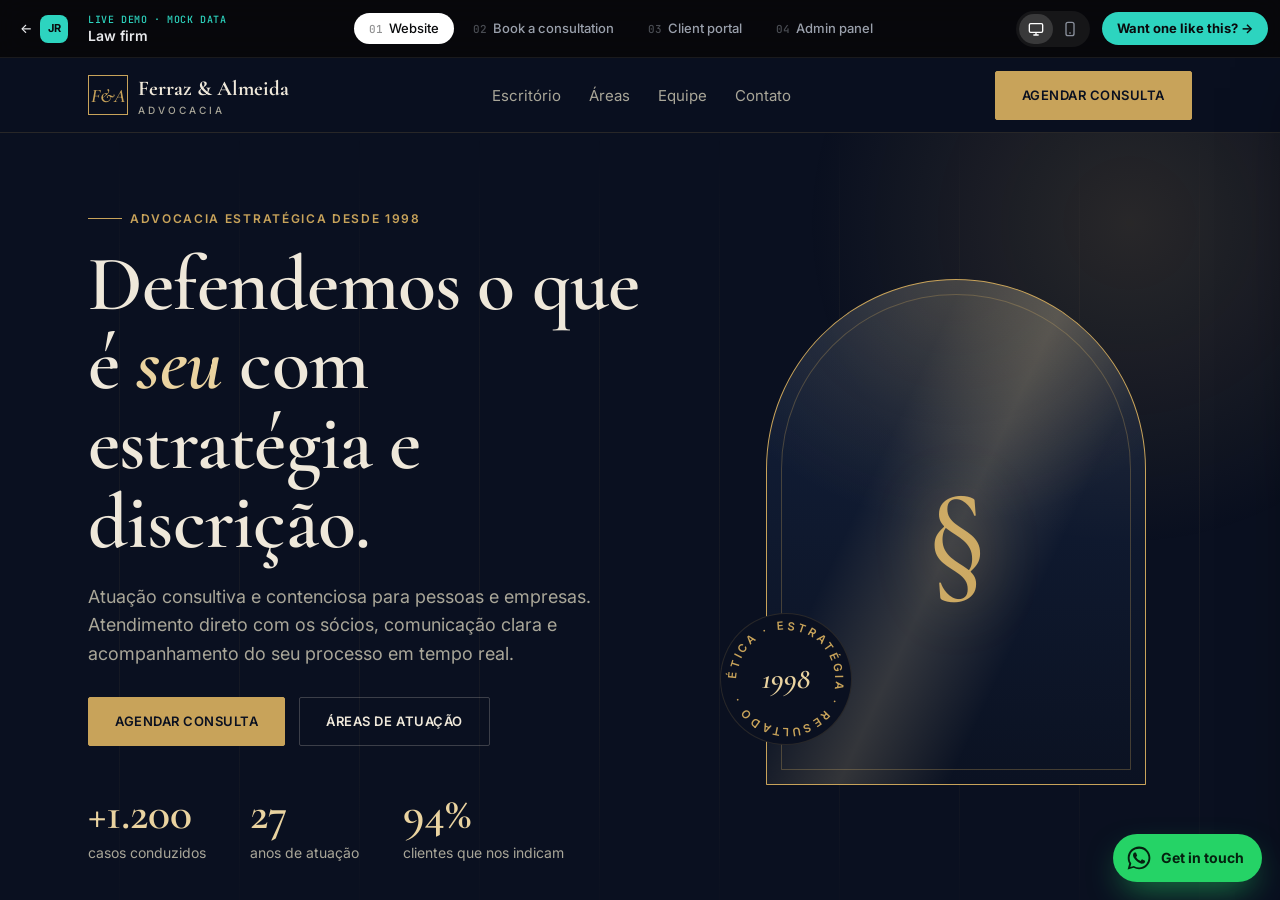
<file: demos/advocacia.html>
<!doctype html>
<html lang="pt-BR">
<head>
  <meta charset="utf-8" />
  <meta name="viewport" content="width=device-width, initial-scale=1" />
  <title>Advocacia — demo · Jeffersom Ribeiro</title>
  <meta name="description" content="Demo navegável de site + agendamento + portal do cliente para escritório de advocacia. Dados fictícios." />
  <link rel="icon" href="../assets/favicon.svg" type="image/svg+xml" />
  <link rel="preconnect" href="https://fonts.googleapis.com" />
  <link rel="preconnect" href="https://fonts.gstatic.com" crossorigin />
  <link href="https://fonts.googleapis.com/css2?family=Cormorant+Garamond:ital,wght@0,500;0,600;0,700;1,500;1,600&family=Inter:wght@400;500;600;700&family=JetBrains+Mono:wght@500&display=swap" rel="stylesheet" />
  <link rel="stylesheet" href="kit.css" />
  <style>
    :root {
      --bg: #0a1020; --surface: #0f182c; --surface-2: #142039; --line: rgba(200,163,90,.16);
      --fg: #efe8da; --muted: #a9a698; --accent: #c8a35a; --accent-2: #ead3a0; --accent-ink: #0a1020;
      --radius: 6px; --btn-r: 2px;
      --font-d: "Cormorant Garamond", Georgia, serif; --font-b: "Inter", system-ui, sans-serif;
    }
    .h1 { font-weight: 600; letter-spacing: -.01em; }
    .h1 em, .h2 em { color: var(--accent-2); }
    .eyebrow::before { content: ""; width: 34px; height: 1px; background: var(--accent); }
    .btn { letter-spacing: .04em; text-transform: uppercase; font-size: 13px; padding: 17px 26px; }
    .mono-logo { display: grid; place-items: center; width: 40px; height: 40px; border: 1px solid var(--accent); color: var(--accent); font: 600 italic 19px/1 var(--font-d); }
    .logo small { display: block; font: 500 10px/1 var(--font-b); letter-spacing: .3em; color: var(--muted); margin-top: 4px; }

    /* hero */
    .hero { position: relative; overflow: hidden; padding: 70px 0 90px; }
    .hero::before { content: ""; position: absolute; inset: 0; pointer-events: none;
      background: repeating-linear-gradient(90deg, transparent 0 119px, rgba(200,163,90,.06) 119px 120px);
      -webkit-mask: linear-gradient(transparent, #000 30%, #000 70%, transparent); mask: linear-gradient(transparent, #000 30%, #000 70%, transparent); }
    .hero::after { content: ""; position: absolute; width: 700px; height: 700px; right: -200px; top: -260px; border-radius: 50%;
      background: radial-gradient(circle, rgba(200,163,90,.16), transparent 65%); pointer-events: none; }
    .arch-box { position: relative; justify-self: center; width: min(100%, 380px); }
    .arch { position: relative; aspect-ratio: 3 / 4; border-radius: 999px 999px 4px 4px; border: 1px solid var(--accent); overflow: hidden;
      background: radial-gradient(120% 80% at 50% 0%, rgba(200,163,90,.22), transparent 60%), linear-gradient(180deg, #13203b, #0b1222);
      display: grid; place-items: center; }
    .arch::before { content: ""; position: absolute; inset: 14px; border-radius: inherit; border: 1px solid rgba(200,163,90,.3); }
    .arch::after { content: ""; position: absolute; inset: -40%; background: linear-gradient(115deg, transparent 40%, rgba(234,211,160,.18) 50%, transparent 60%); animation: sweep 6s ease-in-out infinite; }
    @keyframes sweep { 0%, 30% { transform: translateX(-60%); } 70%, 100% { transform: translateX(60%); } }
    .arch__glyph { font: 500 140px/1 var(--font-d); color: var(--accent); text-shadow: 0 0 60px rgba(200,163,90,.45); animation: bob 7s ease-in-out infinite; }
    .seal { position: absolute; left: -46px; bottom: 40px; width: 132px; height: 132px; border-radius: 50%; background: var(--bg); border: 1px solid var(--line); display: grid; place-items: center; }
    .seal svg { position: absolute; inset: 0; animation: spin 22s linear infinite; }
    .seal svg text { font: 600 11.5px var(--font-b); letter-spacing: 3.2px; fill: var(--accent); text-transform: uppercase; }
    .seal b { font: 600 italic 30px/1 var(--font-d); color: var(--accent-2); }
    @keyframes spin { to { transform: rotate(360deg); } }
    .stat strong { color: var(--accent-2); font-weight: 600; }

    .band { border-block: 1px solid var(--line); padding: 22px 0; font: 500 italic 26px/1 var(--font-d); color: var(--muted); }
    .band span::after { content: "✦"; color: var(--accent); font-style: normal; font-size: 14px; margin-left: 48px; vertical-align: middle; }

    /* áreas */
    .area { position: relative; }
    .area__n { font: 600 italic 22px/1 var(--font-d); color: var(--accent); }
    .area h3 { font-size: 26px; }
    .area::after { content: ""; position: absolute; left: 26px; right: 26px; bottom: 0; height: 2px; background: var(--accent); transform: scaleX(0); transform-origin: left; transition: transform .5s var(--ease); }
    .area:hover::after { transform: scaleX(1); }
    .area .more { display: inline-block; margin-top: 16px; font-size: 13px; letter-spacing: .08em; text-transform: uppercase; color: var(--accent); }

    /* equipe */
    .person__ph { position: relative; aspect-ratio: 4 / 5; border-radius: 4px; overflow: hidden; display: grid; place-items: center;
      background: radial-gradient(90% 70% at 50% 20%, var(--tone, #2a3b62), #0c1426); border: 1px solid var(--line); }
    .person__ph b { font: 600 italic 88px/1 var(--font-d); color: rgba(234,211,160,.85); transition: transform .6s var(--ease); }
    .person:hover .person__ph b { transform: scale(1.08); }
    .person__ph::after { content: ""; position: absolute; inset: 0; background: linear-gradient(transparent 55%, rgba(10,16,32,.9)); }
    .person h3 { font: 600 24px/1.1 var(--font-d); margin-top: 16px; }
    .person p { color: var(--accent); font-size: 13px; letter-spacing: .06em; text-transform: uppercase; margin-top: 6px; }

    .quote { font: 500 italic clamp(28px, 4cqi, 44px)/1.25 var(--font-d); max-width: 900px; margin: 0 auto; text-align: center; }
    .quote::before { content: "“"; display: block; font-size: 110px; line-height: .6; color: var(--accent); }
    .quote cite { display: block; margin-top: 22px; font: 500 13px/1 var(--font-b); letter-spacing: .14em; text-transform: uppercase; color: var(--muted); font-style: normal; }

    /* consulta */
    .opt .ic { font: 600 italic 22px/1 var(--font-d); color: var(--accent); width: 34px; flex: none; }

    /* portal */
    .proc-row td:first-child { font-family: "JetBrains Mono", monospace; font-size: 12.5px; color: var(--accent-2); }
    .tl { position: relative; display: grid; gap: 18px; padding-left: 22px; }
    .tl::before { content: ""; position: absolute; left: 5px; top: 6px; bottom: 6px; width: 1px; background: var(--line); }
    .tl > div { position: relative; animation: screenIn .5s var(--ease) both; }
    .tl > div::before { content: ""; position: absolute; left: -22px; top: 5px; width: 11px; height: 11px; border-radius: 50%; border: 2px solid var(--accent); background: var(--bg); }
    .tl > div:first-child::before { background: var(--accent); box-shadow: 0 0 0 5px rgba(200,163,90,.18); }
    .tl small { color: var(--muted); font-size: 12px; } .tl p { font-size: 14px; margin-top: 3px; }
    .count { display: flex; gap: 10px; margin-top: 10px; }
    .count div { flex: 1; text-align: center; padding: 12px 6px; border: 1px solid var(--line); border-radius: 4px; }
    .count b { display: block; font: 600 28px/1 var(--font-d); color: var(--accent-2); }
    .count small { font-size: 11px; color: var(--muted); text-transform: uppercase; letter-spacing: .08em; }
    .chat { display: grid; gap: 10px; max-height: 260px; overflow-y: auto; padding-right: 4px; }
    .msg { max-width: 82%; padding: 11px 14px; border-radius: 12px; font-size: 14px; line-height: 1.45; background: var(--surface-2); animation: screenIn .4s var(--ease) both; }
    .msg--me { justify-self: end; background: var(--accent); color: var(--accent-ink); }
    .chat-form { display: flex; gap: 8px; margin-top: 14px; }

    @container (max-width: 760px) {
      .seal { left: -10px; width: 104px; height: 104px; } .seal b { font-size: 24px; }
      .arch__glyph { font-size: 100px; }
      .hero { padding-top: 40px; }
    }
  </style>
</head>
<body data-sector="advocacia">
<div class="stage"><main class="viewport">

  <!-- ===================== SITE ===================== -->
  <section class="screen" id="site" data-label="Site" data-label-en="Website" data-label-es="Sitio">
    <header class="sitenav"><div class="wrap">
      <a href="#site" class="logo"><span class="mono-logo">F&amp;A</span><span>Ferraz &amp; Almeida<small>ADVOCACIA</small></span></a>
      <nav><a href="#escritorio">Escritório</a><a href="#areas">Áreas</a><a href="#equipe">Equipe</a><a href="#contato">Contato</a></nav>
      <a class="btn btn--sm" href="#consulta">Agendar consulta</a>
    </div></header>

    <div class="hero" id="escritorio">
      <div class="wrap split">
        <div>
          <span class="eyebrow" data-reveal>Advocacia estratégica desde 1998</span>
          <h1 class="h1" data-reveal>Defendemos o que é <em>seu</em> com estratégia e discrição.</h1>
          <p class="lead" data-reveal>Atuação consultiva e contenciosa para pessoas e empresas. Atendimento direto com os sócios, comunicação clara e acompanhamento do seu processo em tempo real.</p>
          <div class="row mt" data-reveal>
            <a class="btn" href="#consulta">Agendar consulta</a>
            <a class="btn btn--ghost" href="#areas">Áreas de atuação</a>
          </div>
          <div class="stats">
            <div class="stat"><strong data-count="1200" data-pre="+">0</strong><span>casos conduzidos</span></div>
            <div class="stat"><strong data-count="27">0</strong><span>anos de atuação</span></div>
            <div class="stat"><strong data-count="94" data-suf="%">0</strong><span>clientes que nos indicam</span></div>
          </div>
        </div>
        <div class="arch-box" data-reveal>
          <div class="arch"><span class="arch__glyph">§</span></div>
          <div class="seal">
            <svg viewBox="0 0 132 132" aria-hidden="true"><defs><path id="c" d="M66,66 m-50,0 a50,50 0 1,1 100,0 a50,50 0 1,1 -100,0"/></defs>
              <text><textPath href="#c">Ética · Estratégia · Resultado · </textPath></text></svg>
            <b>1998</b>
          </div>
        </div>
      </div>
    </div>

    <div class="band marquee"><div><span>Trabalhista</span><span>Família &amp; Sucessões</span><span>Empresarial</span><span>Tributário</span><span>Imobiliário</span><span>Consumidor</span></div></div>

    <section class="sec" id="areas"><div class="wrap">
      <div class="head"><span class="eyebrow" data-reveal>Áreas de atuação</span><h2 class="h2" data-reveal>Especialistas no que <em>importa</em> para você</h2></div>
      <div class="grid">
        <article class="card card--hover area" data-reveal data-glow><span class="area__n">I.</span><h3>Trabalhista</h3><p>Defesa de empresas e trabalhadores, acordos, rescisões e compliance trabalhista.</p><a class="more" href="#consulta">Agendar →</a></article>
        <article class="card card--hover area" data-reveal data-glow><span class="area__n">II.</span><h3>Família &amp; Sucessões</h3><p>Divórcios, guarda, pensão, inventários e planejamento sucessório com sensibilidade.</p><a class="more" href="#consulta">Agendar →</a></article>
        <article class="card card--hover area" data-reveal data-glow><span class="area__n">III.</span><h3>Empresarial</h3><p>Contratos, societário, fusões e assessoria jurídica contínua para o seu negócio.</p><a class="more" href="#consulta">Agendar →</a></article>
        <article class="card card--hover area" data-reveal data-glow><span class="area__n">IV.</span><h3>Tributário</h3><p>Planejamento, recuperação de créditos e defesa em autuações fiscais.</p><a class="more" href="#consulta">Agendar →</a></article>
        <article class="card card--hover area" data-reveal data-glow><span class="area__n">V.</span><h3>Imobiliário</h3><p>Compra e venda, locação, usucapião e regularização de imóveis.</p><a class="more" href="#consulta">Agendar →</a></article>
        <article class="card card--hover area" data-reveal data-glow><span class="area__n">VI.</span><h3>Consumidor</h3><p>Cobranças indevidas, negativação, voos, bancos e planos de saúde.</p><a class="more" href="#consulta">Agendar →</a></article>
      </div>
    </div></section>

    <section class="sec" id="equipe" style="background:var(--surface)"><div class="wrap">
      <div class="head"><span class="eyebrow" data-reveal>Sócios</span><h2 class="h2" data-reveal>Quem vai cuidar do <em>seu caso</em></h2></div>
      <div class="grid">
        <article class="person" data-reveal><div class="person__ph" style="--tone:#2c3f68"><b>HF</b></div><h3>Dra. Helena Ferraz</h3><p>Sócia fundadora · Empresarial</p></article>
        <article class="person" data-reveal><div class="person__ph" style="--tone:#3b3424"><b>RA</b></div><h3>Dr. Rafael Almeida</h3><p>Sócio · Tributário</p></article>
        <article class="person" data-reveal><div class="person__ph" style="--tone:#2e2a4a"><b>CN</b></div><h3>Dra. Camila Nunes</h3><p>Família &amp; Sucessões</p></article>
      </div>
    </div></section>

    <section class="sec"><div class="wrap">
      <blockquote class="quote" data-reveal>Resolveram em poucos meses o que eu arrastava há anos. Atendimento direto, sem juridiquês.<cite>Marcos T. · empresário</cite></blockquote>
    </div></section>

    <section class="sec" id="contato" style="background:var(--surface)"><div class="wrap split">
      <div>
        <span class="eyebrow" data-reveal>Contato</span>
        <h2 class="h2" data-reveal>Vamos conversar sobre o <em>seu caso</em>?</h2>
        <p class="lead mt" data-reveal>Retornamos em até 24 horas úteis. Todas as informações são tratadas com sigilo profissional.</p>
        <div class="list mt" data-reveal>
          <div><span class="icon">✆</span><div><b>(00) 0000-0000</b><div class="muted small">Seg a sex · 9h às 18h</div></div></div>
          <div><span class="icon">✉</span><div><b>contato@ferrazalmeida.demo</b><div class="muted small">Resposta em até 24h</div></div></div>
          <div><span class="icon">⌂</span><div><b>Rua das Palmeiras, 410 · 12º andar</b><div class="muted small">Centro</div></div></div>
        </div>
      </div>
      <form class="card form" data-mock="Mensagem enviada! Retornaremos em até 24h." data-reveal>
        <label class="field">Nome<input class="input" required placeholder="Seu nome completo"></label>
        <label class="field">E-mail<input class="input" type="email" required placeholder="voce@email.com"></label>
        <label class="field">Como podemos ajudar?<textarea class="input" placeholder="Conte brevemente o seu caso"></textarea></label>
        <button class="btn btn--block">Enviar mensagem</button>
      </form>
    </div></section>
    <footer class="foot"><div class="wrap"><span>© Ferraz &amp; Almeida Advocacia · demo fictícia</span><span>OAB · sigilo profissional · LGPD</span></div></footer>
  </section>

  <!-- ===================== CONSULTA ===================== -->
  <section class="screen" id="consulta" data-label="Agendar consulta" data-label-en="Book a consultation" data-label-es="Agendar consulta">
    <div class="sec"><div class="wrap wrap--narrow">
      <div class="head center"><span class="eyebrow">Agendamento online</span><h2 class="h2">Agende sua <em>consulta</em></h2><p class="lead mt">Leva menos de um minuto. Você recebe a confirmação por e-mail e WhatsApp.</p></div>
      <div class="card" data-wizard>
        <div class="steps"><i></i><i></i><i></i><i></i><i></i></div>

        <div class="step">
          <h3 class="step__title">Qual é o assunto?</h3>
          <div class="opts" data-group="area" data-required>
            <button class="opt" data-value="Trabalhista"><span class="ic">I.</span><span><b>Trabalhista</b><small>Rescisão, acordo, horas extras</small></span></button>
            <button class="opt" data-value="Família"><span class="ic">II.</span><span><b>Família</b><small>Divórcio, guarda, inventário</small></span></button>
            <button class="opt" data-value="Empresarial"><span class="ic">III.</span><span><b>Empresarial</b><small>Contratos, sociedade</small></span></button>
            <button class="opt" data-value="Tributário"><span class="ic">IV.</span><span><b>Tributário</b><small>Autuação, planejamento</small></span></button>
            <button class="opt" data-value="Imobiliário"><span class="ic">V.</span><span><b>Imobiliário</b><small>Compra, locação, usucapião</small></span></button>
            <button class="opt" data-value="Consumidor"><span class="ic">VI.</span><span><b>Consumidor</b><small>Bancos, voos, cobranças</small></span></button>
          </div>
          <div class="step__nav"><span></span><button class="btn" data-next>Continuar →</button></div>
        </div>

        <div class="step">
          <h3 class="step__title">Formato e horário</h3>
          <div class="opts" data-group="formato" data-required>
            <button class="opt" data-value="Presencial"><span class="ic">⌂</span><span><b>Presencial</b><small>No escritório</small></span></button>
            <button class="opt" data-value="Videochamada"><span class="ic">◉</span><span><b>Videochamada</b><small>Link enviado por e-mail</small></span></button>
          </div>
          <p class="muted small mt">Dia</p>
          <div class="slots" data-group="dia" data-required id="dias" style="margin-top:10px"></div>
          <p class="muted small mt">Horário</p>
          <div class="slots" data-group="hora" data-required style="margin-top:10px">
            <button class="opt">09:00</button><button class="opt" disabled>10:00</button><button class="opt">11:00</button><button class="opt">14:00</button>
            <button class="opt" disabled>15:00</button><button class="opt">16:00</button><button class="opt">17:00</button>
          </div>
          <div class="step__nav"><button class="btn btn--ghost" data-prev>← Voltar</button><button class="btn" data-next>Continuar →</button></div>
        </div>

        <div class="step">
          <h3 class="step__title">Seus dados</h3>
          <div class="form">
            <label class="field">Nome completo<input class="input" name="nome" required placeholder="Mariana Souza"></label>
            <label class="field">WhatsApp<input class="input" name="fone" required placeholder="(00) 90000-0000"></label>
            <label class="field">Resumo do caso (opcional)<textarea class="input" name="resumo" placeholder="Ex.: fui demitida sem receber as verbas rescisórias"></textarea></label>
          </div>
          <div class="step__nav"><button class="btn btn--ghost" data-prev>← Voltar</button><button class="btn" data-next>Revisar →</button></div>
        </div>

        <div class="step">
          <h3 class="step__title">Confira e confirme</h3>
          <dl class="summary">
            <div><dt>Área</dt><dd data-show="area"></dd></div>
            <div><dt>Formato</dt><dd data-show="formato"></dd></div>
            <div><dt>Data</dt><dd><span data-show="dia"></span> · <span data-show="hora"></span></dd></div>
            <div><dt>Nome</dt><dd data-show="nome"></dd></div>
            <div><dt>Valor da consulta</dt><dd>R$ 350,00 <span class="muted small">(abatido se fechar contrato)</span></dd></div>
          </dl>
          <div class="step__nav"><button class="btn btn--ghost" data-prev>← Voltar</button><button class="btn" data-next>Confirmar agendamento</button></div>
        </div>

        <div class="step done">
          <svg class="check" viewBox="0 0 100 100"><circle cx="50" cy="50" r="46"/><path d="M30 52l13 13 27-29"/></svg>
          <h3 class="step__title">Consulta confirmada, <span data-show="nome"></span>!</h3>
          <p class="muted"><span data-show="area"></span> · <span data-show="dia"></span> às <span data-show="hora"></span> · <span data-show="formato"></span></p>
          <div class="row mt" style="justify-content:center"><a class="btn" href="#portal">Ir para o portal do cliente →</a><button class="btn btn--ghost" data-restart>Novo agendamento</button></div>
        </div>
      </div>
    </div></div>
  </section>

  <!-- ===================== PORTAL ===================== -->
  <section class="screen" id="portal" data-label="Portal do cliente" data-label-en="Client portal" data-label-es="Portal del cliente">
    <div class="app">
      <aside class="app__side">
        <a href="#site" class="logo"><span class="mono-logo">F&amp;A</span>Portal</a>
        <a class="is-on" href="#portal">◆ Visão geral</a><a href="#portal">§ Processos</a><a href="#portal">▤ Documentos</a><a href="#portal">◎ Financeiro</a><a href="#portal">✉ Mensagens</a>
        <span class="spacer"></span>
        <a href="#consulta">+ Nova consulta</a>
      </aside>
      <div class="app__main">
        <div class="app__top">
          <div><p class="muted small">Atualizado hoje às 09:42</p><h2>Olá, Mariana</h2></div>
          <div class="row"><span class="badge badge--ok">Honorários em dia</span><span class="avatar">MS</span></div>
        </div>
        <div class="kpis">
          <div class="kpi" data-reveal><small>Processos ativos</small><strong data-count="3">0</strong><em>1 com movimentação nova</em></div>
          <div class="kpi" data-reveal><small>Documentos</small><strong data-count="18">0</strong><em>2 aguardando assinatura</em></div>
          <div class="kpi" data-reveal><small>Próxima audiência</small><strong>12/11</strong><em style="color:var(--accent)">Vara do Trabalho · 14h</em></div>
          <div class="kpi" data-reveal><small>Economia estimada</small><strong data-count="48700" data-pre="R$ ">0</strong><em>em acordos e recursos</em></div>
        </div>
        <div class="dash">
          <div class="panel">
            <div class="panel__h"><h3>Meus processos</h3><span class="muted small">clique para ver o andamento</span></div>
            <div class="table-wrap"><table class="table"><thead><tr><th>Número</th><th>Ação</th><th>Status</th><th>Atualizado</th></tr></thead><tbody id="procs"></tbody></table></div>
            <div class="panel__h mt"><h3 id="procTitle">Andamento</h3></div>
            <div class="tl" id="tl"></div>
          </div>
          <div style="display:grid;gap:18px">
            <div class="panel">
              <div class="panel__h"><h3>Audiência em</h3><span class="badge badge--info">Videochamada</span></div>
              <div class="count" id="count"><div><b>12</b><small>dias</small></div><div><b>04</b><small>horas</small></div><div><b>32</b><small>min</small></div></div>
            </div>
            <div class="panel">
              <div class="panel__h"><h3>Fale com sua advogada</h3><span class="avatar" style="width:32px;height:32px;font-size:11px">CN</span></div>
              <div class="chat" id="chat">
                <div class="msg">Oi, Mariana! Protocolamos a réplica hoje. Agora aguardamos a audiência de conciliação.</div>
                <div class="msg msg--me">Ótimo! Preciso levar algum documento?</div>
                <div class="msg">Só o RG e a carteira de trabalho. Deixei a lista no portal. 😉</div>
              </div>
              <form class="chat-form" id="chatForm"><input class="input" placeholder="Escreva uma mensagem…" aria-label="Mensagem"><button class="btn btn--sm">Enviar</button></form>
            </div>
          </div>
        </div>
      </div>
    </div>
  </section>

  <!-- ===================== PAINEL ADMIN (escritório) ===================== -->
  <section class="screen" id="admin" data-label="Painel admin" data-label-en="Admin panel" data-label-es="Panel admin">
    <div class="app">
      <aside class="app__side">
        <a href="#site" class="logo"><span class="mono-logo">F&amp;A</span>Escritório</a>
        <a data-view="adv-home" class="is-on"><i>◆</i>Visão geral</a>
        <a data-view="adv-proc"><i>§</i>Processos</a>
        <a data-view="adv-crm"><i>◎</i>Clientes &amp; leads</a>
        <a data-view="adv-fin"><i>$</i>Financeiro</a>
        <span class="spacer"></span>
        <span class="chip small">⟳ DJe sincronizado às 07:00</span>
      </aside>
      <div class="app__main">
        <div class="app__top">
          <div><p class="muted small">Bom dia, Dra. Helena · 3 prazos vencem até sexta</p><h2 data-view-title>Visão geral</h2></div>
          <div class="row"><button class="cmdk-btn" data-cmdk>⌕ <span class="t">Buscar processos, clientes…</span><span class="kbd">⌘K</span></button><button class="bell" data-n="3" data-drawer="#adv-notif" aria-label="Notificações">🔔</button><span class="avatar">HF</span></div>
        </div>

        <div class="view" id="adv-home">
          <div class="kpis">
            <div class="kpi"><small>Processos ativos</small><strong data-count="128">0</strong><em>+6 este mês</em></div>
            <div class="kpi"><small>Prazos da semana</small><strong data-count="9">0</strong><em style="color:var(--bad)">2 fatais</em></div>
            <div class="kpi"><small>Honorários a receber</small><strong data-count="84300" data-pre="R$ ">0</strong><em>R$ 12,4 mil em atraso</em></div>
            <div class="kpi"><small>Novos contatos</small><strong data-count="14">0</strong><em>pelo site e WhatsApp</em></div>
          </div>
          <div class="dash">
            <div class="panel">
              <div class="panel__h"><h3>Prazos da semana</h3><span class="muted small">clique para concluir</span></div>
              <div class="list" id="prazos"></div>
            </div>
            <div style="display:grid;gap:18px">
              <div class="panel"><div class="panel__h"><h3>Audiências</h3><span class="muted small">próximos 7 dias</span></div><div class="list" id="auds"></div></div>
              <div class="panel"><div class="panel__h"><h3>Contatos pelo site</h3><span class="badge badge--ok">+32%</span></div><div class="bars" style="height:120px" data-bars="3,5,2,6,4,8,7" data-labels="qui,sex,sáb,dom,seg,ter,qua" data-suf=" contatos"></div></div>
            </div>
          </div>
        </div>

        <div class="view" id="adv-proc">
          <div class="toolbar">
            <input class="input" data-filter="#procList" placeholder="Buscar cliente, número ou ação…" aria-label="Buscar processos">
            <div class="chips" data-group="area" data-chips="#procList"><button class="opt is-on" data-value="all">Todos</button><button class="opt" data-value="trab">Trabalhista</button><button class="opt" data-value="fam">Família</button><button class="opt" data-value="emp">Empresarial</button><button class="opt" data-value="trib">Tributário</button></div>
            <span class="spacer"></span><button class="btn btn--sm" id="novoProc">+ Novo processo</button>
          </div>
          <div class="panel"><div class="table-wrap"><table class="table"><thead><tr><th>Número</th><th>Cliente</th><th>Ação</th><th>Status</th><th>Resp.</th></tr></thead><tbody id="procList"></tbody></table></div></div>
        </div>

        <div class="view" id="adv-crm">
          <div class="toolbar"><span class="muted small">Arraste os cards entre as etapas (ou use →). Ao contratar, o contrato sai para assinatura digital.</span><span class="spacer"></span><button class="btn btn--sm" id="novoLead">+ Novo lead</button></div>
          <div class="kanban" id="crm">
            <div class="kcol"><h4>Novo contato <span data-n></span></h4><div class="kcards"></div></div>
            <div class="kcol"><h4>Consulta agendada <span data-n></span></h4><div class="kcards"></div></div>
            <div class="kcol"><h4>Proposta enviada <span data-n></span></h4><div class="kcards"></div></div>
            <div class="kcol"><h4>Contratado <span data-n></span></h4><div class="kcards"></div></div>
          </div>
        </div>

        <div class="view" id="adv-fin">
          <div class="kpis">
            <div class="kpi"><small>Recebido em outubro</small><strong data-count="96400" data-pre="R$ ">0</strong><em>▲ 11%</em></div>
            <div class="kpi"><small>A receber</small><strong data-count="84300" data-pre="R$ ">0</strong><em style="color:var(--muted)">23 parcelas</em></div>
            <div class="kpi"><small>Em atraso</small><strong data-count="12400" data-pre="R$ ">0</strong><em style="color:var(--bad)">4 clientes</em></div>
            <div class="kpi"><small>Êxito previsto</small><strong data-count="230000" data-pre="R$ ">0</strong><em>em 17 ações</em></div>
          </div>
          <div class="dash">
            <div class="panel"><div class="panel__h"><h3>Honorários</h3><span class="muted small">cobrança por Pix + boleto</span></div><div class="list" id="hon"></div></div>
            <div class="panel"><div class="panel__h"><h3>Receita · 6 meses</h3></div><div class="bars" data-bars="71,78,69,84,87,96" data-labels="mai,jun,jul,ago,set,out" data-pre="R$ " data-suf=" mil"></div></div>
          </div>
        </div>
      </div>
    </div>
    <template id="adv-notif" data-title="Notificações">
      <div class="list">
        <div><span class="icon">§</span><div><b>Nova publicação no DJe</b><div class="muted small">Lima x Banco Sigma · intimação para manifestação em 5 dias</div></div></div>
        <div><span class="icon">✉</span><div><b>Mariana Souza respondeu no portal</b><div class="muted small">"Preciso levar algum documento?"</div></div></div>
        <div><span class="icon">✍</span><div><b>Contrato assinado</b><div class="muted small">Atlas Engenharia · assinatura digital concluída</div></div></div>
      </div>
    </template>
  </section>

</main></div>
<script src="kit.js"></script>
<script>
(function () {
  var D = window.Demo;
  // próximos 6 dias úteis
  var dias = D.$("#dias"), d = new Date(), n = 0, fmt = new Intl.DateTimeFormat("pt-BR", { weekday: "short", day: "2-digit" });
  while (n < 6) { d.setDate(d.getDate() + 1); if (d.getDay() % 6 === 0) continue; n++;
    dias.insertAdjacentHTML("beforeend", '<button class="opt">' + fmt.format(d).replace(".", "").replace(",", "") + "</button>"); }

  var procs = [
    { n: "0012345-67.2025.5.02.0011", a: "Reclamação trabalhista", s: ["Audiência marcada", "info"], u: "hoje",
      tl: [["Hoje · 09:12", "Audiência de conciliação designada para 12/11, 14h."], ["28/10", "Réplica protocolada pela Dra. Camila Nunes."], ["14/10", "Contestação apresentada pela empresa."], ["02/10", "Ação distribuída à 11ª Vara do Trabalho."]] },
    { n: "1009876-54.2024.8.26.0100", a: "Revisão de contrato bancário", s: ["Em andamento", "warn"], u: "21/10",
      tl: [["21/10", "Perícia contábil deferida."], ["30/09", "Juntada de documentos pelo banco."], ["11/08", "Liminar concedida: cobrança suspensa."]] },
    { n: "0004567-89.2023.8.26.0002", a: "Inventário extrajudicial", s: ["Concluído", "ok"], u: "03/09",
      tl: [["03/09", "Escritura lavrada. Processo concluído."], ["15/08", "ITCMD recolhido."], ["20/07", "Partilha aprovada pelos herdeiros."]] }
  ];
  var tb = D.$("#procs");
  function pick(i) {
    D.$$("tr", tb).forEach(function (r, j) { r.classList.toggle("is-on", i === j); });
    D.$("#procTitle").textContent = "Andamento · " + procs[i].a;
    D.$("#tl").innerHTML = procs[i].tl.map(function (x, k) { return '<div style="animation-delay:' + k * 80 + 'ms"><small>' + x[0] + "</small><p>" + D.esc(x[1]) + "</p></div>"; }).join("");
  }
  tb.innerHTML = procs.map(function (p, i) {
    return '<tr class="proc-row" data-i="' + i + '"><td>' + p.n + "</td><td>" + p.a + '</td><td><span class="badge badge--' + p.s[1] + '">' + p.s[0] + "</span></td><td>" + p.u + "</td></tr>";
  }).join("");
  tb.addEventListener("click", function (e) { var r = e.target.closest("tr"); if (r) pick(+r.dataset.i); });
  pick(0);

  // contagem regressiva fictícia (12 dias a partir de agora)
  var end = Date.now() + ((12 * 24 + 4) * 60 + 32) * 60000, cells = D.$$("#count b");
  setInterval(function () {
    var m = Math.max(0, Math.floor((end - Date.now()) / 60000));
    cells[0].textContent = Math.floor(m / 1440); cells[1].textContent = String(Math.floor(m % 1440 / 60)).padStart(2, "0"); cells[2].textContent = String(m % 60).padStart(2, "0");
  }, 1000);

  // chat com resposta automática
  var chat = D.$("#chat");
  D.$("#chatForm").addEventListener("submit", function (e) {
    e.preventDefault();
    var inp = this.querySelector("input"), v = inp.value.trim(); if (!v) return;
    chat.insertAdjacentHTML("beforeend", '<div class="msg msg--me">' + D.esc(v) + "</div>" + '<div class="msg" id="typing"><span class="typing"><i></i><i></i><i></i></span></div>');
    inp.value = ""; chat.scrollTop = chat.scrollHeight;
    setTimeout(function () { var t = D.$("#typing"); t.removeAttribute("id"); t.textContent = "Recebido! Vou analisar e te retorno ainda hoje. 👍"; chat.scrollTop = chat.scrollHeight; }, 1400);
  });
})();
</script>
<script>
/* Painel admin do escritório */
(function () {
  var D = window.Demo, $ = D.$, esc = D.esc;

  D.$("#prazos").innerHTML = [
    ["Contestação · Souza x Metalúrgica Alfa", "Fatal · hoje 18h", "bad"], ["Réplica · Mariana Souza", "Amanhã", "warn"],
    ["Recurso ordinário · Lima x Banco Sigma", "Sex, 15/11", "warn"], ["Manifestação sobre laudo · Inventário Rocha", "Seg, 18/11", "info"],
    ["Juntar procuração · Atlas Engenharia", "Ter, 19/11", "info"]
  ].map(function (p) { return '<div class="todo"><span class="box"></span><div style="flex:1"><b>' + esc(p[0]) + '</b></div><span class="badge badge--' + p[2] + '">' + p[1] + "</span></div>"; }).join("");
  D.$("#auds").innerHTML = [["12/11 · 14h", "Conciliação · Mariana Souza", "Vídeo"], ["13/11 · 10h", "Instrução · Lima x Banco Sigma", "Fórum"], ["14/11 · 16h", "Mediação · Família Rocha", "Presencial"]]
    .map(function (a) { return '<div><span class="chip small">' + a[0] + '</span><b style="flex:1;font-size:14px">' + esc(a[1]) + '</b><span class="muted small">' + a[2] + "</span></div>"; }).join("");

  /* processos + drawer de detalhes */
  var AREA = { trab: "Trabalhista", fam: "Família", emp: "Empresarial", trib: "Tributário" };
  var P = [
    ["0012345-67.2025.5.02.0011", "Mariana Souza", "Reclamação trabalhista", "trab", ["Audiência marcada", "info"], "CN"],
    ["1009876-54.2024.8.26.0100", "Mariana Souza", "Revisão de contrato bancário", "emp", ["Perícia", "warn"], "RA"],
    ["0021458-11.2025.5.02.0003", "Souza x Metalúrgica Alfa", "Horas extras", "trab", ["Prazo fatal hoje", "bad"], "CN"],
    ["1102233-90.2025.8.26.0002", "Família Rocha", "Inventário judicial", "fam", ["Em andamento", "warn"], "CN"],
    ["5004411-23.2024.4.03.6100", "Atlas Engenharia", "Anulatória de débito fiscal", "trib", ["Liminar deferida", "ok"], "RA"],
    ["1077712-45.2025.8.26.0100", "Vértice Tech", "Dissolução parcial de sociedade", "emp", ["Citação", "info"], "HF"],
    ["0033451-02.2025.5.02.0045", "Lima x Banco Sigma", "Equiparação salarial", "trab", ["Recurso", "warn"], "CN"],
    ["1003320-77.2025.8.26.0011", "Paula & Diego", "Divórcio consensual", "fam", ["Concluído", "ok"], "CN"],
    ["5011290-63.2025.4.03.6100", "Casa Ipê", "Recuperação de PIS/COFINS", "trib", ["Em andamento", "warn"], "RA"],
    ["1120045-18.2025.8.26.0100", "Bloom Studio", "Cobrança de contrato", "emp", ["Acordo proposto", "info"], "HF"]
  ];
  function row(p, i) {
    return '<tr data-i="' + i + '" data-tag="' + p[3] + '"><td style="font-family:\'JetBrains Mono\',monospace;font-size:12px;color:var(--accent-2)">' + p[0] + "</td><td><b>" + esc(p[1]) + "</b></td><td>" + esc(p[2]) + '</td><td><span class="badge badge--' + p[4][1] + '">' + p[4][0] + '</span></td><td><span class="avatar" style="width:30px;height:30px;font-size:11px">' + p[5] + "</span></td></tr>";
  }
  function renderProcs() { $("#procList").innerHTML = P.map(row).join(""); D.applyFilter("#procList"); }
  renderProcs();
  $("#procList").addEventListener("click", function (e) {
    var tr = e.target.closest("tr"); if (!tr) return;
    var p = P[+tr.dataset.i];
    D.drawer(p[1], '<span class="badge badge--' + p[4][1] + '">' + p[4][0] + '</span>' +
      '<dl class="summary"><div><dt>Processo</dt><dd style="font-size:12.5px">' + p[0] + "</dd></div><div><dt>Ação</dt><dd>" + esc(p[2]) + "</dd></div><div><dt>Área</dt><dd>" + AREA[p[3]] + '</dd></div><div><dt>Valor da causa</dt><dd>' + D.brl(18000 + i3(p[0]) * 1370) + "</dd></div></dl>" +
      '<h4 class="muted small" style="text-transform:uppercase;letter-spacing:.08em">Movimentações</h4>' +
      '<div class="tl"><div><small>Hoje · 07:02 · importado do DJe</small><p>Intimação para manifestação no prazo de 5 dias.</p></div><div><small>28/10</small><p>Petição protocolada pelo escritório.</p></div><div><small>14/10</small><p>Juntada de documentos pela parte contrária.</p></div></div>' +
      '<div class="row"><button class="btn btn--sm" data-act="Petição gerada a partir do modelo do escritório">✍ Gerar petição</button><button class="btn btn--ghost btn--sm" data-act="Cliente avisado no portal e por WhatsApp">✉ Atualizar cliente</button></div>');
  });
  function i3(s) { return +s.slice(4, 7); }
  document.addEventListener("click", function (e) { var b = e.target.closest("[data-act]"); if (b) D.toast(b.dataset.act); });

  /* novo processo (drawer com formulário) */
  function novoProc() {
    D.go("admin");
    D.drawer("Novo processo", '<form class="form" id="fProc" data-mock="Processo cadastrado. Cliente notificado no portal.">' +
      '<label class="field">Cliente<input class="input" name="cli" required placeholder="Nome do cliente"></label>' +
      '<label class="field">Ação<input class="input" name="acao" required placeholder="Ex.: Ação de cobrança"></label>' +
      '<label class="field">Área<select class="input" name="area"><option value="trab">Trabalhista</option><option value="fam">Família</option><option value="emp">Empresarial</option><option value="trib">Tributário</option></select></label>' +
      '<button class="btn btn--block">Cadastrar</button></form>');
  }
  $("#novoProc").addEventListener("click", novoProc);
  document.addEventListener("submit", function (e) { // captura: lê antes do kit resetar o form
    if (e.target.id !== "fProc") return;
    var f = e.target;
    P.unshift(["1" + String(Date.now()).slice(-6) + "-00.2025.8.26.0100", f.cli.value, f.acao.value, f.area.value, ["Distribuído", "info"], "HF"]);
    renderProcs(); D.closeLayer();
    D.$('[data-view="adv-proc"]').click();
  }, true);

  /* CRM */
  var LEADS = [["Juliana Prado", "Trabalhista · site", 4500, 0], ["Marcos Teles", "Empresarial · indicação", 12000, 0], ["Renata Alves", "Família · WhatsApp", 6800, 0],
    ["Construtora Horizonte", "Tributário · LinkedIn", 38000, 1], ["André Gomes", "Consumidor · site", 3200, 1], ["Nórdica Café", "Empresarial · indicação", 9500, 2],
    ["Patrícia Rocha", "Família · site", 7200, 2], ["Atlas Engenharia", "Tributário · cliente", 42000, 3]];
  var cols = D.$$("#crm .kcards");
  function lead(l) { return '<div class="kcard" draggable="true"><b>' + esc(l[0]) + "</b>" + esc(l[1]) + '<footer><span class="badge">' + D.brl(l[2]).replace(",00", "") + '</span><button class="kadv" aria-label="Avançar etapa">→</button></footer></div>'; }
  LEADS.forEach(function (l) { cols[l[3]].insertAdjacentHTML("beforeend", lead(l)); });
  D.kcount($("#crm"));
  $("#crm").addEventListener("kmove", function (e) { if (e.detail.to === cols[3].parentNode) e.detail.msg = "Contratado! Contrato enviado para assinatura digital ✍"; });
  var novos = ["Camila Freitas", "Bruno Lacerda", "Helena Duarte"], nl = 0;
  function novoLead() {
    D.go("admin"); D.$('[data-view="adv-crm"]').click();
    cols[0].insertAdjacentHTML("afterbegin", lead([novos[nl++ % 3], "Trabalhista · formulário do site", 5000]));
    D.kcount($("#crm")); D.toast("Lead criado e respondido automaticamente no WhatsApp");
  }
  $("#novoLead").addEventListener("click", novoLead);

  /* financeiro */
  $("#hon").innerHTML = [["Atlas Engenharia", "Parcela 3/6", 8500, "ok"], ["Vértice Tech", "Mensalidade de assessoria", 4200, "warn"], ["Família Rocha", "Parcela 2/4", 3100, "bad"], ["Bloom Studio", "Êxito · acordo", 9800, "warn"], ["Mariana Souza", "Consulta", 350, "ok"]]
    .map(function (h) {
      var st = { ok: "Pago", warn: "Vence em 3 dias", bad: "12 dias em atraso" }[h[3]];
      return '<div><div style="flex:1"><b>' + esc(h[0]) + '</b><div class="muted small">' + h[1] + " · " + D.brl(h[2]) + '</div></div><span class="badge badge--' + h[3] + '">' + st + "</span>" + (h[3] === "ok" ? "" : '<button class="btn btn--sm btn--ghost" data-cobrar>Cobrar</button>') + "</div>";
    }).join("");
  $("#hon").addEventListener("click", function (e) { var b = e.target.closest("[data-cobrar]"); if (b) { b.outerHTML = '<span class="muted small">✓ enviado</span>'; D.toast("Cobrança enviada por WhatsApp e e-mail (Pix + boleto)"); } });

  D.cmd("Novo processo", novoProc);
  D.cmd("Novo lead", novoLead);
  D.cmd("Ver prazos da semana", function () { D.go("admin"); D.$('[data-view="adv-home"]').click(); });
})();
</script>
</body>
</html>
</file>
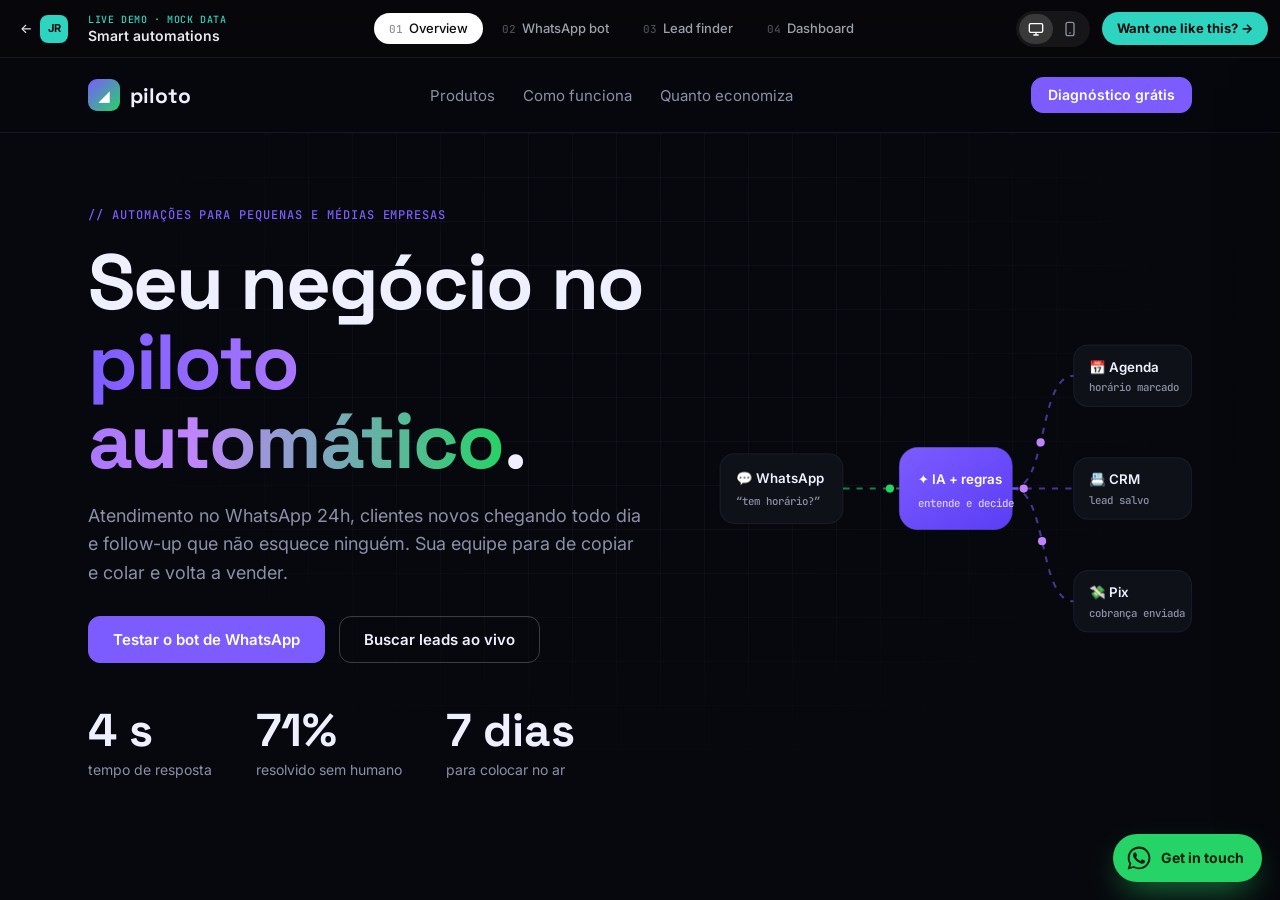
<file: demos/automacao.html>
<!doctype html>
<html lang="pt-BR">
<head>
  <meta charset="utf-8" />
  <meta name="viewport" content="width=device-width, initial-scale=1" />
  <title>Automações inteligentes — demo · Jeffersom Ribeiro</title>
  <meta name="description" content="Demo navegável de automações para pequenas e médias empresas: atendimento no WhatsApp, busca de leads, follow-up e painel de fluxos. Dados fictícios." />
  <link rel="icon" href="../assets/favicon.svg" type="image/svg+xml" />
  <link rel="preconnect" href="https://fonts.googleapis.com" />
  <link rel="preconnect" href="https://fonts.gstatic.com" crossorigin />
  <link href="https://fonts.googleapis.com/css2?family=Space+Grotesk:wght@500;600;700&family=Inter:wght@400;500;600;700&family=JetBrains+Mono:wght@500&display=swap" rel="stylesheet" />
  <link rel="stylesheet" href="kit.css" />
  <style>
    :root {
      --bg: #07080d; --surface: #0f1118; --surface-2: #161a24; --line: rgba(160,170,255,.1);
      --fg: #eef0ff; --muted: #8b90a8; --accent: #7c5cff; --accent-2: #25d366; --accent-ink: #fff;
      --radius: 14px; --btn-r: 12px;
      --font-d: "Space Grotesk", system-ui, sans-serif; --font-b: "Inter", system-ui, sans-serif;
      --mono: "JetBrains Mono", ui-monospace, monospace;
    }
    em { font-style: normal; background: linear-gradient(90deg, var(--accent), #c084fc, var(--accent-2)); -webkit-background-clip: text; background-clip: text; color: transparent; }
    .eyebrow { font-family: var(--mono); font-weight: 500; letter-spacing: .08em; }
    .logo b { display: grid; place-items: center; width: 32px; height: 32px; border-radius: 9px; background: linear-gradient(135deg, var(--accent), var(--accent-2)); color: #fff; font-size: 15px; }
    .grid-bg { position: relative; }
    .grid-bg::before { content: ""; position: absolute; inset: 0; pointer-events: none; opacity: .5;
      background-image: linear-gradient(var(--line) 1px, transparent 1px), linear-gradient(90deg, var(--line) 1px, transparent 1px); background-size: 44px 44px;
      -webkit-mask: radial-gradient(ellipse at 50% 30%, #000 20%, transparent 70%); mask: radial-gradient(ellipse at 50% 30%, #000 20%, transparent 70%); }
    .hero { padding: 70px 0 90px; overflow: hidden; }
    .hero .wrap { position: relative; }
    .flow svg { width: 100%; height: auto; overflow: visible; }
    .flow .nd rect { fill: var(--surface); stroke: var(--line); }
    .flow .nd text { fill: var(--fg); font: 600 13px var(--font-b); }
    .flow .nd .sub { fill: var(--muted); font: 500 10.5px var(--mono); }
    .flow .wire { fill: none; stroke: color-mix(in srgb, var(--accent) 55%, transparent); stroke-width: 2; stroke-dasharray: 6 7; animation: dash 1.2s linear infinite; }
    .flow .wire.g { stroke: color-mix(in srgb, var(--accent-2) 60%, transparent); }
    @keyframes dash { to { stroke-dashoffset: -26; } }
    .flow .core rect { fill: url(#gcore); stroke: none; }
    .flow .core text { fill: #fff; }
    .flow .halo { fill: none; stroke: var(--accent); opacity: .5; transform-origin: 230px 180px; animation: halo 2.4s ease-out infinite; }
    @keyframes halo { from { transform: scale(.9); opacity: .6; } to { transform: scale(1.35); opacity: 0; } }
    .pgrid { grid-template-columns: repeat(2, 1fr); }
    .pcard .icon { background: color-mix(in srgb, var(--c) 16%, transparent); color: var(--c); }
    .pcard ul { margin: 14px 0 0; padding: 0; list-style: none; display: grid; gap: 8px; color: var(--muted); font-size: 14px; }
    .pcard li::before { content: "→ "; color: var(--c); }
    .pcard .btn { margin-top: 20px; }
    .stepn { font: 600 13px var(--mono); color: var(--accent); }
    .roi { display: grid; grid-template-columns: 1.1fr .9fr; gap: 30px; align-items: center; }
    .roi label { display: grid; gap: 8px; font-size: 14px; color: var(--muted); }
    .roi label b { color: var(--fg); font-family: var(--mono); }
    .roi input[type=range] { width: 100%; accent-color: var(--accent); }
    .roi__out { padding: 28px; border-radius: var(--radius); background: linear-gradient(145deg, color-mix(in srgb, var(--accent) 22%, var(--surface)), var(--surface)); border: 1px solid color-mix(in srgb, var(--accent) 40%, transparent); }
    .roi__out strong { display: block; font: 700 clamp(40px, 5cqi, 56px)/1 var(--font-d); }

    /* WhatsApp */
    .wa-wrap { display: grid; grid-template-columns: 370px 1fr; gap: 34px; align-items: start; }
    .phone { height: 640px; display: flex; flex-direction: column; border-radius: 34px; overflow: hidden; background: #0b141a; border: 8px solid #1b1d26; box-shadow: 0 40px 90px -40px rgba(124,92,255,.6); }
    .phone__h { display: flex; align-items: center; gap: 10px; padding: 14px; background: #1f2c34; color: #e9edef; }
    .phone__h .avatar { width: 38px; height: 38px; font-size: 18px; background: #ff7a59; }
    .phone__h small { display: block; color: #8696a0; font-size: 12px; margin-top: 2px; }
    .chat { flex: 1; overflow-y: auto; padding: 14px 12px; display: flex; flex-direction: column; gap: 6px; scrollbar-width: none;
      background: #0b141a radial-gradient(circle at 20% 20%, rgba(255,255,255,.025) 0 2px, transparent 3px) 0 0 / 26px 26px; }
    .msg { max-width: 82%; padding: 8px 10px 6px; border-radius: 10px; font-size: 14px; line-height: 1.4; color: #e9edef; animation: msgIn .3s var(--ease) both; white-space: pre-line; }
    .msg time { display: block; text-align: right; font-size: 10.5px; color: #8696a0; margin-top: 2px; }
    .msg.in { align-self: flex-start; background: #1f2c34; border-top-left-radius: 2px; }
    .msg.out { align-self: flex-end; background: #005c4b; border-top-right-radius: 2px; }
    .msg.sys { align-self: center; background: #182229; color: #8696a0; font-size: 12px; padding: 6px 12px; }
    @keyframes msgIn { from { opacity: 0; transform: translateY(8px) scale(.97); } }
    .qr { display: flex; flex-wrap: wrap; gap: 6px; padding: 8px 12px; background: #0b141a; border-top: 1px solid #1f2c34; min-height: 48px; }
    .qr button { padding: 8px 12px; border-radius: 99px; border: 1px solid #2a3942; background: #111b21; color: #53bdeb; font-size: 13px; font-weight: 600; cursor: pointer; animation: msgIn .3s var(--ease) both; }
    .qr button:hover { background: #1f2c34; }
    .compose { display: flex; gap: 8px; padding: 10px; background: #1f2c34; }
    .compose input { flex: 1; padding: 11px 14px; border: 0; border-radius: 99px; background: #2a3942; color: #e9edef; font: 400 14px var(--font-b); }
    .compose input:focus { outline: 2px solid #00a884; }
    .compose button { width: 42px; border: 0; border-radius: 50%; background: #00a884; color: #fff; font-size: 16px; cursor: pointer; }
    .fl-tree { display: grid; gap: 10px; }
    .fl-kids { display: grid; gap: 10px; margin-left: 22px; padding-left: 18px; border-left: 2px dashed var(--line); }
    .fnode { position: relative; display: flex; align-items: center; gap: 12px; padding: 12px 14px; border-radius: 12px; border: 1px solid var(--line); background: var(--surface); transition: border-color .3s, background .3s, box-shadow .3s, transform .3s var(--ease); }
    .fl-kids > .fnode::before, .fl-kids > div > .fnode:first-child::before { content: ""; position: absolute; left: -20px; top: 50%; width: 18px; border-top: 2px dashed var(--line); }
    .fnode i { flex: none; display: grid; place-items: center; width: 30px; height: 30px; border-radius: 9px; background: var(--surface-2); font-style: normal; font-size: 14px; }
    .fnode b { display: block; font-size: 14px; } .fnode small { color: var(--muted); font-size: 12px; }
    .fnode span:last-child { margin-left: auto; font: 500 11px var(--mono); color: var(--muted); }
    .fnode.is-done { border-color: color-mix(in srgb, var(--accent) 35%, var(--line)); }
    .fnode.is-done i { background: color-mix(in srgb, var(--accent) 22%, transparent); }
    .fnode.is-cur { border-color: var(--accent-2); background: color-mix(in srgb, var(--accent-2) 10%, var(--surface)); box-shadow: 0 0 0 4px color-mix(in srgb, var(--accent-2) 16%, transparent); transform: translateX(4px); }
    .fnode.is-cur i { background: var(--accent-2); color: #04210f; }
    .integ { display: flex; flex-wrap: wrap; gap: 8px; }
    .integ .chip { transition: .3s; } .integ .chip.on { border-color: var(--accent-2); color: var(--accent-2); background: color-mix(in srgb, var(--accent-2) 10%, transparent); }

    /* leads */
    .lead-grid { display: grid; grid-template-columns: 320px 1fr; gap: 22px; align-items: start; }
    select.input { appearance: none; background-image: linear-gradient(45deg, transparent 50%, var(--muted) 50%), linear-gradient(135deg, var(--muted) 50%, transparent 50%); background-position: calc(100% - 20px) 50%, calc(100% - 15px) 50%; background-size: 5px 5px; background-repeat: no-repeat; }
    .term { padding: 14px 16px; border-radius: 12px; background: #04050a; border: 1px solid var(--line); font: 500 12.5px/1.7 var(--mono); color: #a5b4fc; min-height: 120px; max-height: 190px; overflow-y: auto; }
    .term .ok { color: var(--accent-2); } .term .dim { color: var(--muted); }
    .term::after { content: "▍"; animation: blink 1s infinite; color: var(--accent); }
    .prog { height: 4px; border-radius: 4px; background: var(--surface-2); overflow: hidden; margin: 12px 0 4px; }
    .prog i { display: block; height: 100%; width: 0; background: linear-gradient(90deg, var(--accent), var(--accent-2)); transition: width .45s var(--ease); }
    .lt td { vertical-align: middle; }
    .lt tbody tr { animation: msgIn .4s var(--ease) both; cursor: default; }
    .lt input { accent-color: var(--accent); width: 16px; height: 16px; cursor: pointer; }
    .score { display: flex; align-items: center; gap: 8px; min-width: 110px; font: 600 13px var(--mono); }
    .score .bar { flex: 1; height: 6px; }
    .opp { display: inline-block; margin: 2px 4px 2px 0; padding: 3px 8px; border-radius: 99px; font-size: 11.5px; font-weight: 600; background: color-mix(in srgb, var(--warn) 14%, transparent); color: var(--warn); }
    .empty { display: grid; place-items: center; gap: 10px; min-height: 260px; text-align: center; color: var(--muted); }
    .empty b { font-size: 46px; }

    /* painel */
    .arow { display: flex; align-items: center; gap: 14px; padding: 14px; border-radius: 12px; border: 1px solid var(--line); background: var(--surface); cursor: pointer; transition: border-color .2s, opacity .3s; }
    .arow:hover { border-color: color-mix(in srgb, var(--accent) 50%, var(--line)); }
    .arow.off { opacity: .55; }
    .arow .icon { width: 44px; height: 44px; font-size: 20px; flex: none; }
    .arow b { display: block; font-size: 14.5px; } .arow small { display: block; color: var(--muted); font-size: 12.5px; margin-top: 3px; }
    .arow .n { margin-left: auto; text-align: right; font: 600 15px var(--mono); white-space: nowrap; } .arow .n small { font-family: var(--font-b); }
    .feed > div { display: flex; gap: 10px; padding: 10px 0; border-bottom: 1px solid var(--line); font-size: 13px; animation: msgIn .45s var(--ease) both; }
    .feed time { font: 500 11.5px var(--mono); color: var(--muted); flex: none; padding-top: 2px; }
    .feed b { color: var(--accent-2); font-weight: 600; }
    .vflow { display: grid; gap: 0; }
    .vflow > div { position: relative; display: flex; gap: 12px; padding-bottom: 20px; }
    .vflow > div::before { content: ""; position: absolute; left: 17px; top: 36px; bottom: 2px; border-left: 2px dashed color-mix(in srgb, var(--accent) 40%, transparent); }
    .vflow > div:last-child::before { display: none; }
    .vflow i { flex: none; display: grid; place-items: center; width: 36px; height: 36px; border-radius: 10px; background: color-mix(in srgb, var(--accent) 18%, transparent); font-style: normal; }
    .vflow b { display: block; font-size: 14px; } .vflow small { color: var(--muted); font-size: 12.5px; }

    @container (max-width: 900px) {
      .wa-wrap, .lead-grid, .roi, .pgrid { grid-template-columns: 1fr; }
      .phone { max-width: 370px; width: 100%; margin: 0 auto; }
    }
    @container (max-width: 760px) {
      .lt th:nth-child(4), .lt td:nth-child(4), .lt th:nth-child(5), .lt td:nth-child(5) { display: none; }
      .phone { height: 560px; }
    }
  </style>
</head>
<body data-sector="automacao">
<div class="stage"><main class="viewport">

  <!-- ===================== VISÃO GERAL ===================== -->
  <section class="screen" id="site" data-label="Visão geral" data-label-en="Overview" data-label-es="Visión general">
    <header class="sitenav"><div class="wrap">
      <a href="#site" class="logo"><b>◢</b> piloto</a>
      <nav><a href="#produtos">Produtos</a><a href="#como">Como funciona</a><a href="#roi">Quanto economiza</a></nav>
      <a class="btn btn--sm" href="#roi">Diagnóstico grátis</a>
    </div></header>

    <div class="hero grid-bg">
      <div class="wrap split">
        <div>
          <span class="eyebrow" data-reveal>// automações para pequenas e médias empresas</span>
          <h1 class="h1" data-reveal>Seu negócio no <em>piloto automático</em>.</h1>
          <p class="lead" data-reveal>Atendimento no WhatsApp 24h, clientes novos chegando todo dia e follow-up que não esquece ninguém. Sua equipe para de copiar e colar e volta a vender.</p>
          <div class="row mt" data-reveal><a class="btn" href="#whats">Testar o bot de WhatsApp</a><a class="btn btn--ghost" href="#leads">Buscar leads ao vivo</a></div>
          <div class="stats" data-reveal>
            <div class="stat"><strong data-count="4" data-suf=" s">0</strong><span>tempo de resposta</span></div>
            <div class="stat"><strong data-count="71" data-suf="%">0</strong><span>resolvido sem humano</span></div>
            <div class="stat"><strong data-count="7" data-suf=" dias">0</strong><span>para colocar no ar</span></div>
          </div>
        </div>
        <div class="flow" data-reveal>
          <svg viewBox="0 0 460 360" role="img" aria-label="Fluxo: mensagem no WhatsApp passa pela IA e vira agenda, CRM e cobrança">
            <defs><linearGradient id="gcore" x1="0" y1="0" x2="1" y2="1"><stop offset="0" stop-color="#7c5cff"/><stop offset="1" stop-color="#5b3df5"/></linearGradient></defs>
            <path id="w1" class="wire g" d="M120 180 C 150 180, 150 180, 175 180"/>
            <path id="w2" class="wire" d="M285 180 C 320 180, 310 70, 345 70"/>
            <path id="w3" class="wire" d="M285 180 C 315 180, 315 180, 345 180"/>
            <path id="w4" class="wire" d="M285 180 C 320 180, 310 290, 345 290"/>
            <circle r="4" fill="#25d366"><animateMotion dur="1.6s" repeatCount="indefinite"><mpath href="#w1"/></animateMotion></circle>
            <circle r="4" fill="#c084fc"><animateMotion dur="2.2s" begin=".4s" repeatCount="indefinite"><mpath href="#w2"/></animateMotion></circle>
            <circle r="4" fill="#c084fc"><animateMotion dur="1.8s" begin="1s" repeatCount="indefinite"><mpath href="#w3"/></animateMotion></circle>
            <circle r="4" fill="#c084fc"><animateMotion dur="2.4s" begin=".2s" repeatCount="indefinite"><mpath href="#w4"/></animateMotion></circle>
            <g class="nd"><rect x="0" y="146" width="120" height="68" rx="14"/><text x="16" y="175">💬 WhatsApp</text><text class="sub" x="16" y="196">“tem horário?”</text></g>
            <rect class="halo" x="175" y="140" width="110" height="80" rx="18"/>
            <g class="nd core"><rect x="175" y="140" width="110" height="80" rx="18"/><text x="193" y="176">✦ IA + regras</text><text class="sub" x="193" y="198" style="fill:#d9d0ff">entende e decide</text></g>
            <g class="nd"><rect x="345" y="40" width="115" height="60" rx="14"/><text x="360" y="66">📅 Agenda</text><text class="sub" x="360" y="85">horário marcado</text></g>
            <g class="nd"><rect x="345" y="150" width="115" height="60" rx="14"/><text x="360" y="176">📇 CRM</text><text class="sub" x="360" y="195">lead salvo</text></g>
            <g class="nd"><rect x="345" y="260" width="115" height="60" rx="14"/><text x="360" y="286">💸 Pix</text><text class="sub" x="360" y="305">cobrança enviada</text></g>
          </svg>
        </div>
      </div>
    </div>

    <section class="sec" id="produtos"><div class="wrap">
      <div class="head"><span class="eyebrow" data-reveal>// produtos</span><h2 class="h2" data-reveal>O que dá pra automatizar <em>já</em></h2></div>
      <div class="grid pgrid">
        <article class="card card--hover pcard" style="--c:#25d366" data-reveal data-glow><div class="icon">💬</div><h3>Atendimento no WhatsApp</h3><p>Bot com IA que responde, agenda, manda catálogo e passa para um humano com o histórico quando precisa.</p><ul><li>Responde em segundos, 24h</li><li>Agenda direto na sua agenda</li><li>Lembretes D-1 e confirmação</li></ul><a class="btn btn--ghost btn--sm" href="#whats">Testar agora →</a></article>
        <article class="card card--hover pcard" style="--c:#7c5cff" data-reveal data-glow><div class="icon">🔎</div><h3>Busca de leads</h3><p>Encontra empresas do seu nicho na sua região, enriquece com site, redes e telefone, e dá nota de oportunidade.</p><ul><li>Dados públicos de empresas</li><li>Score de oportunidade</li><li>Direto para o CRM</li></ul><a class="btn btn--ghost btn--sm" href="#leads">Ver ao vivo →</a></article>
        <article class="card card--hover pcard" style="--c:#f59e0b" data-reveal data-glow><div class="icon">🔁</div><h3>Follow-up &amp; CRM</h3><p>Sequências de mensagens que param sozinhas quando o cliente responde. Ninguém fica sem retorno.</p><ul><li>Orçamento sem resposta → lembrete</li><li>Pipeline visual de vendas</li><li>Pedido de avaliação no Google</li></ul><a class="btn btn--ghost btn--sm" href="#admin">Ver painel →</a></article>
        <article class="card card--hover pcard" style="--c:#38bdf8" data-reveal data-glow><div class="icon">📊</div><h3>Rotinas &amp; integrações</h3><p>Planilhas, agenda, Pix, e-mail e o sistema que você já usa conversando entre si, sem digitar nada duas vezes.</p><ul><li>Cobrança Pix automática</li><li>Relatório diário no WhatsApp</li><li>Integra via API com seu sistema</li></ul><a class="btn btn--ghost btn--sm" href="#admin">Ver resultados →</a></article>
      </div>
    </div></section>

    <section class="sec" id="como" style="background:var(--surface)"><div class="wrap">
      <div class="head center"><span class="eyebrow" data-reveal>// como funciona</span><h2 class="h2" data-reveal>Do diagnóstico ao ar em 7 dias</h2></div>
      <div class="grid">
        <div class="card" data-reveal><span class="stepn">01 · dia 1</span><h3>Diagnóstico</h3><p>Mapeio onde sua equipe perde tempo: mensagens repetidas, planilhas, cobranças, follow-ups.</p></div>
        <div class="card" data-reveal><span class="stepn">02 · dias 2–6</span><h3>Montagem</h3><p>Construo os fluxos, conecto WhatsApp, agenda e sistemas, e treino a IA com as respostas do seu negócio.</p></div>
        <div class="card" data-reveal><span class="stepn">03 · dia 7+</span><h3>No ar &amp; ajuste</h3><p>Você acompanha tudo no painel. Ajusto o que for preciso com base nos números reais.</p></div>
      </div>
    </div></section>

    <section class="sec" id="roi"><div class="wrap">
      <div class="card roi" data-reveal>
        <div>
          <span class="eyebrow">// calculadora</span>
          <h2 class="h2">Quanto tempo você <em>recupera</em>?</h2>
          <div class="form mt">
            <label>Mensagens por dia <b id="vMsg"></b><input type="range" id="rMsg" min="10" max="500" step="10" value="80"></label>
            <label>Minutos por atendimento <b id="vMin"></b><input type="range" id="rMin" min="1" max="15" value="4"></label>
            <label>Quanto dá pra automatizar <b id="vPct"></b><input type="range" id="rPct" min="30" max="90" step="5" value="70"></label>
            <label>Custo da hora da equipe <b id="vCus"></b><input type="range" id="rCus" min="15" max="80" step="5" value="25"></label>
          </div>
        </div>
        <div class="roi__out">
          <span class="muted small">Por mês, sua equipe ganha</span><strong id="oH">0 h</strong>
          <p class="muted small" id="oD" style="margin-top:6px"></p>
          <span class="muted small" style="display:block;margin-top:22px">Economia estimada</span><strong id="oR" style="color:var(--accent-2)">R$ 0</strong>
          <a class="btn btn--block mt" href="#whats">Ver o bot funcionando →</a>
        </div>
      </div>
    </div></section>
    <footer class="foot"><div class="wrap"><span>◢ piloto · demo fictícia</span><span>Atendimento, leads e rotinas no automático</span></div></footer>
  </section>

  <!-- ===================== WHATSAPP ===================== -->
  <section class="screen grid-bg" id="whats" data-label="Bot de WhatsApp" data-label-en="WhatsApp bot" data-label-es="Bot de WhatsApp">
    <div class="wrap" style="padding-top:34px;padding-bottom:50px">
      <div class="head" style="margin-bottom:26px"><span class="eyebrow">// teste você mesmo: toque nas opções ou escreva</span><h2 class="h2">Atendimento que <em>nunca dorme</em></h2></div>
      <div class="wa-wrap">
        <div class="phone">
          <div class="phone__h"><span class="avatar">🐾</span><div style="flex:1"><b>Bicho Feliz Pet</b><small id="waSt">online</small></div><span>⋮</span></div>
          <div class="chat" id="chat"></div>
          <div class="qr" id="qr"></div>
          <form class="compose" id="compose"><input id="cIn" placeholder="Mensagem" autocomplete="off" aria-label="Mensagem"><button aria-label="Enviar">➤</button></form>
        </div>
        <div style="display:grid;gap:18px">
          <div class="panel">
            <div class="panel__h"><h3>Fluxo em execução</h3><button class="btn btn--ghost btn--sm" id="reset">↺ Reiniciar</button></div>
            <div class="fl-tree" id="tree">
              <div class="fnode" data-n="start"><i>⚡</i><div><b>Mensagem recebida</b><small>gatilho · qualquer horário</small></div><span>1.284×</span></div>
              <div class="fl-kids">
                <div class="fnode" data-n="ia"><i>✦</i><div><b>IA identifica a intenção</b><small>entende texto livre, áudio e erros de digitação</small></div><span>1.284×</span></div>
                <div class="fl-kids">
                  <div>
                    <div class="fnode" data-n="agendar"><i>📅</i><div><b>Agendar banho</b><small>pergunta porte do pet</small></div><span>512×</span></div>
                    <div class="fl-kids" style="margin-top:10px">
                      <div class="fnode" data-n="hora"><i>🕑</i><div><b>Oferece horários livres</b><small>lê a agenda em tempo real</small></div><span>498×</span></div>
                      <div class="fnode" data-n="confirm"><i>✅</i><div><b>Confirma + lembrete D-1</b><small>grava na agenda e no CRM</small></div><span>471×</span></div>
                    </div>
                  </div>
                  <div class="fnode" data-n="precos"><i>💰</i><div><b>Tabela de preços</b><small>envia valores e oferece agendar</small></div><span>301×</span></div>
                  <div class="fnode" data-n="pedido"><i>📦</i><div><b>Status do pedido</b><small>consulta o sistema da loja</small></div><span>188×</span></div>
                  <div class="fnode" data-n="humano"><i>🙋</i><div><b>Passa para atendente</b><small>com todo o histórico</small></div><span>283×</span></div>
                </div>
              </div>
            </div>
          </div>
          <div class="panel">
            <div class="panel__h"><h3>Integrações nesta conversa</h3></div>
            <div class="integ" id="integ"><span class="chip" data-i="agenda">📅 Google Agenda</span><span class="chip" data-i="crm">📇 CRM</span><span class="chip" data-i="erp">🧾 Sistema da loja</span><span class="chip" data-i="time">👥 Equipe (Carla)</span></div>
          </div>
        </div>
      </div>
    </div>
  </section>

  <!-- ===================== LEADS ===================== -->
  <section class="screen" id="leads" data-label="Busca de leads" data-label-en="Lead finder" data-label-es="Búsqueda de leads">
    <div class="wrap" style="padding-top:34px;padding-bottom:50px">
      <div class="head" style="margin-bottom:26px"><span class="eyebrow">// prospecção automática</span><h2 class="h2">Clientes novos, <em>todo dia</em></h2></div>
      <div class="lead-grid">
        <form class="panel form" id="lf">
          <label class="field">Nicho<select class="input" id="nicho"></select></label>
          <label class="field">Cidade<input class="input" id="cidade" value="Campinas" required></label>
          <p class="field">Raio</p>
          <div class="chips" data-group="raio"><button type="button" class="opt" data-value="5">5 km</button><button type="button" class="opt is-on" data-value="10">10 km</button><button type="button" class="opt" data-value="25">25 km</button></div>
          <p class="field">Só mostrar oportunidades</p>
          <div class="chips" data-group="opp" data-multi><button type="button" class="opt" data-value="site">Sem site</button><button type="button" class="opt" data-value="nota">Nota &lt; 4,2</button><button type="button" class="opt" data-value="av">Poucas avaliações</button><button type="button" class="opt" data-value="wa">Sem WhatsApp</button></div>
          <button class="btn btn--block" id="go">🔎 Buscar leads</button>
          <p class="muted small">Só dados públicos de empresas (mapas e sites). Opt-out automático na primeira mensagem, conforme a LGPD.</p>
        </form>
        <div style="display:grid;gap:16px;min-width:0">
          <div class="panel"><div class="term" id="term"><span class="dim">aguardando busca…</span><br></div><div class="prog"><i id="prog"></i></div></div>
          <div class="panel">
            <div class="panel__h"><h3 id="lN">Resultados</h3><div class="row" style="gap:8px"><button class="btn btn--ghost btn--sm" id="exp" disabled>Exportar planilha</button><button class="btn btn--sm" id="crm" disabled>Enviar para o CRM</button></div></div>
            <div class="table-wrap" id="lBox"><div class="empty"><b>🔎</b><span>Escolha o nicho e a cidade e clique em <b style="font-size:inherit;color:var(--fg)">Buscar leads</b>.</span></div></div>
          </div>
        </div>
      </div>
    </div>
  </section>

  <!-- ===================== PAINEL ===================== -->
  <section class="screen" id="admin" data-label="Painel" data-label-en="Dashboard" data-label-es="Panel">
    <div class="app">
      <aside class="app__side">
        <a href="#site" class="logo"><b>◢</b> piloto</a>
        <a data-view="a-auto" class="is-on"><i>⚡</i>Automações</a>
        <a data-view="a-pipe"><i>▦</i>Pipeline de vendas</a>
        <a data-view="a-res"><i>📊</i>Resultados</a>
        <span class="spacer"></span>
        <a href="#leads"><i>🔎</i>Busca de leads</a>
        <a href="#whats"><i>💬</i>Bot de WhatsApp</a>
      </aside>
      <div class="app__main">
        <div class="app__top">
          <div><p class="muted small">Bicho Feliz Pet · plano Pro</p><h2 data-view-title>Automações</h2></div>
          <div class="row"><button class="cmdk-btn" data-cmdk>⌕ <span class="t">Buscar automação, lead…</span><span class="kbd">⌘K</span></button><button class="bell" data-n="2" data-drawer="#a-notif" aria-label="Notificações">🔔</button><span class="avatar">JR</span></div>
        </div>

        <div class="view" id="a-auto">
          <div class="kpis">
            <div class="kpi"><small>Execuções hoje</small><strong id="runs">0</strong><em>99,2% sem erro</em></div>
            <div class="kpi"><small>Automações ativas</small><strong id="actN">0</strong><em id="actT"></em></div>
            <div class="kpi"><small>Tempo poupado hoje</small><strong data-count="6.4" data-suf=" h">0</strong><em>≈ R$ 160 de equipe</em></div>
          </div>
          <div class="dash">
            <div style="display:grid;gap:10px" id="autoL"></div>
            <div class="panel"><div class="panel__h"><h3>Ao vivo</h3><span class="badge badge--ok">rodando</span></div><div class="feed" id="feed"></div></div>
          </div>
        </div>

        <div class="view" id="a-pipe">
          <div class="toolbar"><span class="muted small">Arraste ou toque em →. Cada etapa dispara a automação certa.</span><span class="spacer"></span><span class="chip" id="pipeV"></span></div>
          <div class="kanban" id="pipe">
            <div class="kcol" data-k="novo"><h4>Novo lead <span data-n></span></h4><div class="kcards"></div></div>
            <div class="kcol" data-k="cont"><h4>Contatado <span data-n></span></h4><div class="kcards"></div></div>
            <div class="kcol" data-k="resp"><h4>Respondeu <span data-n></span></h4><div class="kcards"></div></div>
            <div class="kcol" data-k="reun"><h4>Reunião <span data-n></span></h4><div class="kcards"></div></div>
            <div class="kcol" data-k="cli"><h4>Cliente <span data-n></span></h4><div class="kcards"></div></div>
          </div>
        </div>

        <div class="view" id="a-res">
          <div class="kpis">
            <div class="kpi"><small>Horas poupadas no mês</small><strong data-count="186" data-suf=" h">0</strong><em>≈ 1 pessoa em tempo integral</em></div>
            <div class="kpi"><small>Mensagens automáticas</small><strong data-count="9420">0</strong><em>▲ 23% vs. setembro</em></div>
            <div class="kpi"><small>Tempo de resposta</small><strong>4 s</strong><em>antes: 2 h 10 min</em></div>
            <div class="kpi"><small>Leads gerados</small><strong data-count="612">0</strong><em>38 viraram clientes</em></div>
          </div>
          <div class="dash">
            <div class="panel"><div class="panel__h"><h3>Atendimentos automáticos por dia</h3><span class="muted small">últimos 14 dias</span></div>
              <div class="bars" data-bars="210,248,232,276,301,188,140,262,290,284,318,336,214,352" data-labels="18,19,20,21,22,23,24,25,26,27,28,29,30,31"></div></div>
            <div style="display:grid;gap:18px">
              <div class="panel row" style="gap:20px"><div class="ring" data-p="71" style="--s:110px"><div><b style="font:700 26px var(--font-d)">71%</b></div></div><div style="flex:1"><b>Resolvido sem humano</b><p class="muted small" style="margin-top:6px">A equipe só entra quando o cliente pede ou a IA não tem certeza.</p></div></div>
              <div class="panel"><div class="panel__h"><h3>Integrações</h3></div>
                <div class="list">
                  <div><span>📅</span><b style="flex:1">Google Agenda</b><span class="badge badge--ok">conectado</span></div>
                  <div><span>📊</span><b style="flex:1">Planilhas Google</b><span class="badge badge--ok">conectado</span></div>
                  <div><span>💸</span><b style="flex:1">Pix &amp; boleto</b><span class="badge badge--ok">conectado</span></div>
                  <div><span>🧾</span><b style="flex:1">Sistema da loja (API)</b><span class="badge badge--ok">conectado</span></div>
                  <div><span>✉️</span><b style="flex:1">E-mail</b><button class="btn btn--ghost btn--sm" data-conn>Conectar</button></div>
                </div></div>
            </div>
          </div>
        </div>
      </div>
    </div>
    <template id="a-notif" data-title="Notificações">
      <div class="list">
        <div><span class="icon">🙋</span><div><b>Cliente pediu atendente</b><div class="muted small">Renata M. · dúvida sobre hotel · há 2 min</div></div></div>
        <div><span class="icon">🔎</span><div><b>Busca diária concluída</b><div class="muted small">30 leads novos no pipeline · 7h00</div></div></div>
      </div>
    </template>
  </section>

</main></div>
<script src="kit.js"></script>
<script>
(function () {
  var D = window.Demo, $ = D.$, $$ = D.$$, esc = D.esc;
  var now = function () { var d = new Date(); return ("0" + d.getHours()).slice(-2) + ":" + ("0" + d.getMinutes()).slice(-2); };

  /* ===================== ROI ===================== */
  function roi(msg, min, pct, cus) { var h = Math.round(msg * min * pct / 100 * 26 / 60); return { h: h, r: h * cus }; } // 26 dias úteis
  console.assert(roi(80, 4, 70, 25).h === 97 && roi(80, 4, 70, 25).r === 2425, "roi(80,4,70,25)", roi(80, 4, 70, 25));
  function calc() {
    var m = +$("#rMsg").value, mi = +$("#rMin").value, p = +$("#rPct").value, c = +$("#rCus").value, o = roi(m, mi, p, c);
    $("#vMsg").textContent = m; $("#vMin").textContent = mi + " min"; $("#vPct").textContent = p + "%"; $("#vCus").textContent = "R$ " + c;
    $("#oH").textContent = o.h + " h";
    $("#oD").textContent = "≈ " + Math.round(o.h / 8) + " dias de trabalho de uma pessoa";
    $("#oR").textContent = D.brl(o.r).replace(",00", "") + "/mês";
  }
  $$(".roi input").forEach(function (i) { i.addEventListener("input", calc); });
  calc();

  /* ===================== Bot de WhatsApp ===================== */
  var MENU = ["🛁 Agendar banho", "💰 Ver preços", "📦 Status do pedido", "🙋 Falar com atendente"];
  var N = {
    start: { say: "Oi! 👋 Sou a assistente da Bicho Feliz.\nComo posso ajudar?", opts: MENU, path: ["start", "ia"] },
    agendar: { say: "Bora! 🐶 Qual o porte do seu pet?", opts: ["Pequeno", "Médio", "Grande"], path: ["start", "ia", "agendar"], integ: "crm" },
    hora: { say: "Tenho estes horários amanhã:", opts: ["08:00", "10:30", "16:00"], path: ["start", "ia", "agendar", "hora"], integ: "agenda" },
    confirm: { say: "Agendado ✅ Amanhã às {h}.\nTe lembro 1 dia antes e mando fotos durante o banho 📸", opts: ["Voltar ao menu"], path: ["start", "ia", "agendar", "hora", "confirm"], integ: "agenda" },
    precos: { say: "Banho a partir de R$ 60\nTosa R$ 45 · Hidratação R$ 30\nQuer agendar?", opts: ["🛁 Agendar banho", "Voltar ao menu"], path: ["start", "ia", "precos"] },
    pedido: { say: "Seu pedido #4821 saiu para entrega 🚚\nChega em ~25 min.", opts: ["Voltar ao menu"], path: ["start", "ia", "pedido"], integ: "erp" },
    humano: { say: "Chamando a Carla, nossa atendente. Ela já recebe o histórico da conversa 👍", opts: ["Voltar ao menu"], path: ["start", "ia", "humano"], integ: "time" }
  };
  function intent(t) {
    t = t.toLowerCase();
    if (/pre[çc]o|valor|quanto|custa/.test(t)) return "precos";
    if (/agend|hor[áa]rio|banho|tosa|marcar/.test(t)) return "agendar";
    if (/pedido|entrega|chega|ra[çc][ãa]o/.test(t)) return "pedido";
    if (/atendente|humano|pessoa|falar com/.test(t)) return "humano";
    if (/^(oi|ol[áa]|bom dia|boa tarde|boa noite|menu|in[íi]cio)/.test(t)) return "start";
    return null;
  }
  console.assert(intent("Quanto custa a tosa?") === "precos" && intent("quero marcar banho") === "agendar" && intent("cadê meu pedido") === "pedido", "intent()");
  var chat = $("#chat"), qr = $("#qr"), state = "start", hora = "", busy = false, tm = [];
  function later(fn, ms) { tm.push(setTimeout(fn, D.shot ? 0 : ms)); }
  function add(cls, text) {
    var m = document.createElement("div");
    m.className = "msg " + cls;
    m.innerHTML = esc(text) + (cls === "sys" ? "" : "<time>" + now() + (cls === "out" ? " ✓✓" : "") + "</time>");
    chat.appendChild(m); chat.scrollTop = chat.scrollHeight;
  }
  function mark(path) {
    $$("#tree .fnode").forEach(function (f) {
      var i = path.indexOf(f.dataset.n);
      f.classList.toggle("is-done", i >= 0); f.classList.toggle("is-cur", i === path.length - 1);
    });
  }
  function bot(id) {
    var n = N[id]; state = id; busy = true; qr.innerHTML = "";
    mark(n.path.slice(0, 2));
    $("#waSt").textContent = "digitando…";
    var typing = document.createElement("div");
    typing.className = "msg in"; typing.innerHTML = '<span class="typing"><i></i><i></i><i></i></span>';
    chat.appendChild(typing); chat.scrollTop = chat.scrollHeight;
    later(function () {
      typing.remove(); $("#waSt").textContent = "online";
      add("in", n.say.replace("{h}", hora));
      mark(n.path);
      if (n.integ) { var c = $('#integ [data-i="' + n.integ + '"]'); c.classList.add("on"); }
      if (id === "humano") later(function () { add("sys", "Carla entrou na conversa"); }, 1200);
      if (id === "confirm") D.toast("Agenda + CRM atualizados · lembrete D-1 programado");
      qr.innerHTML = n.opts.map(function (o) { return "<button>" + esc(o) + "</button>"; }).join("");
      busy = false;
    }, 900 + Math.min(1200, n.say.length * 12));
  }
  function user(text) {
    if (busy || !text.trim()) return;
    add("out", text);
    var t = text.replace(/^[^\wÀ-ú]+/, "");
    if (/voltar ao menu/i.test(t)) return bot("start");
    if (state === "agendar" && /pequeno|m[ée]dio|grande/i.test(t)) return bot("hora");
    if (state === "hora" && /^\d\d:\d\d$/.test(t)) { hora = t; return bot("confirm"); }
    var i = intent(t);
    if (i) return bot(i);
    // texto que nem a IA mapeou: resposta genérica + atendente
    busy = true; mark(["start", "ia"]);
    later(function () { add("in", "Entendi! Para isso vou te passar para a nossa equipe, tudo bem? 😊"); busy = false; bot("humano"); }, 900);
  }
  qr.addEventListener("click", function (e) { var b = e.target.closest("button"); if (b) user(b.textContent); });
  $("#compose").addEventListener("submit", function (e) { e.preventDefault(); user($("#cIn").value); $("#cIn").value = ""; });
  function resetChat() {
    tm.forEach(clearTimeout); tm = []; busy = false; hora = "";
    chat.innerHTML = ""; $$("#integ .chip").forEach(function (c) { c.classList.remove("on"); });
    add("sys", "Hoje");
    add("out", "Oi, boa tarde! Vocês têm horário pra banho?");
    if (D.shot) { // miniatura: conversa já avançada
      add("in", "Bora! 🐶 Qual o porte do seu pet?"); add("out", "Médio"); add("in", "Tenho estes horários amanhã:"); add("out", "10:30"); hora = "10:30"; bot("confirm"); return;
    }
    bot("agendar");
  }
  $("#reset").addEventListener("click", resetChat);
  var chatOn = false;
  document.addEventListener("demo:screen", function (e) { if (e.detail === "whats" && !chatOn) { chatOn = true; resetChat(); } });
  if (location.hash === "#whats" && !chatOn) { chatOn = true; resetChat(); }

  /* ===================== Busca de leads ===================== */
  var NICHO = {
    odonto: ["Clínicas odontológicas", ["Sorriso", "Odonto", "Dental", "Clínica"], ["Vivo", "Prime", "Center", "Bem Estar", "Mais", "Smile", "Arte", "Família"]],
    rest: ["Restaurantes", ["Cantina", "Bistrô", "Empório", "Restaurante"], ["da Nonna", "Sabor & Cia", "Mar Aberto", "Brasa Viva", "do Chef", "Raízes", "Toscana", "Bom Prato"]],
    acad: ["Academias", ["Academia", "Studio", "Box", "Fit"], ["Força Total", "Move", "Pulse", "Atlas", "Corpo & Mente", "Titan", "Energia", "Vitta"]],
    cont: ["Escritórios de contabilidade", ["Contábil", "Escritório", "Assessoria", "Contabilidade"], ["Exata", "Balanço", "Prisma", "Valor", "Ativa", "Confiança", "Nexo", "Lucro Certo"]],
    pet: ["Pet shops", ["Pet", "Bicho", "Mundo", "Clube"], ["Amigo", "Feliz", "Animal", "Patas", "Mimo", "Focinho", "4 Patas", "Lambeijo"]],
    salao: ["Salões de beleza", ["Studio", "Espaço", "Salão", "Ateliê"], ["Bella", "Glamour", "Divas", "Charme", "Essência", "Lumi", "Rosa", "Vênus"]]
  };
  var BAIRRO = ["Centro", "Jardim América", "Vila Nova", "Bela Vista", "Santa Cruz", "Boa Vista", "Jardim Europa", "Parque das Flores", "Vila Rica", "Alto da Glória"];
  $("#nicho").innerHTML = Object.keys(NICHO).map(function (k) { return '<option value="' + k + '">' + NICHO[k][0] + "</option>"; }).join("");
  function hash(s) { var h = 2166136261; for (var i = 0; i < s.length; i++) { h ^= s.charCodeAt(i); h = Math.imul(h, 16777619); } return h >>> 0; }
  function rng(a) { return function () { a = a + 0x6D2B79F5 | 0; var t = Math.imul(a ^ a >>> 15, 1 | a); t = t + Math.imul(t ^ t >>> 7, 61 | t) ^ t; return ((t ^ t >>> 14) >>> 0) / 4294967296; }; }
  // score de oportunidade: quanto mais falta presença digital, maior a chance de precisar do serviço
  function score(l) { return Math.min(99, 40 + (l.site ? 0 : 25) + (l.nota < 4.2 ? 15 : 0) + (l.av < 40 ? 10 : 0) + (l.wa ? 0 : 5) + l.x); }
  console.assert(score({ site: false, nota: 4.0, av: 20, wa: true, x: 0 }) === 90 && score({ site: true, nota: 4.8, av: 300, wa: true, x: 3 }) === 43, "score()");
  function gen(nk, city, km) {
    var r = rng(hash(nk + city.toLowerCase() + km)), n = NICHO[nk], seen = {}, out = [];
    while (out.length < 18) {
      var name = n[1][Math.floor(r() * 4)] + " " + n[2][Math.floor(r() * 8)];
      if (seen[name]) continue; seen[name] = 1;
      var l = { name: name, bairro: BAIRRO[Math.floor(r() * BAIRRO.length)], nota: Math.round((3.5 + r() * 1.5) * 10) / 10, av: Math.floor(5 + r() * r() * 400), site: r() > .45, wa: r() > .3, x: Math.floor(r() * 9), fone: "(19) 9" + (1000 + Math.floor(r() * 8999)) + "-" + (1000 + Math.floor(r() * 8999)) };
      l.s = score(l); out.push(l);
    }
    return out.sort(function (a, b) { return b.s - a.s; });
  }
  var LEADS = [], searching = false;
  function log(html) { var t = $("#term"); t.insertAdjacentHTML("beforeend", html + "<br>"); t.scrollTop = t.scrollHeight; }
  function search() {
    if (searching) return;
    var nk = $("#nicho").value, city = $("#cidade").value.trim() || "Campinas", km = ($('[data-group="raio"] .is-on') || { dataset: { value: 10 } }).dataset.value;
    var opp = $$('[data-group="opp"] .is-on').map(function (o) { return o.dataset.value; });
    var all = gen(nk, city, km);
    LEADS = all.filter(function (l) {
      return !opp.length || opp.some(function (o) { return (o === "site" && !l.site) || (o === "nota" && l.nota < 4.2) || (o === "av" && l.av < 40) || (o === "wa" && !l.wa); });
    });
    searching = true; $("#go").disabled = true; $("#crm").disabled = $("#exp").disabled = true;
    $("#term").innerHTML = ""; $("#prog").style.width = "0";
    $("#lBox").innerHTML = '<div class="empty"><span class="typing"><i></i><i></i><i></i></span><span>Buscando…</span></div>';
    var found = 90 + Math.floor(hash(city) % 80);
    var steps = [
      ['<span class="dim">$</span> varrer mapa --nicho "' + esc(NICHO[nk][0]) + '" --cidade "' + esc(city) + '" --raio ' + km + "km", 15],
      ["› " + found + " empresas encontradas", 35], ["› enriquecendo: site, Instagram, WhatsApp, horário…", 60],
      ["› removendo duplicadas e lista de opt-out", 78], ["› calculando score de oportunidade…", 92],
      ['<span class="ok">✓ ' + LEADS.length + " leads qualificados" + (opp.length ? " (filtro: " + opp.length + " oportunidade" + (opp.length > 1 ? "s" : "") + ")" : "") + "</span>", 100]
    ];
    steps.forEach(function (s, i) { setTimeout(function () { log(s[0]); $("#prog").style.width = s[1] + "%"; if (i === steps.length - 1) table(); }, D.shot ? 0 : 450 + i * 520); });
  }
  function table() {
    $("#lN").textContent = LEADS.length + " leads";
    $("#lBox").innerHTML = LEADS.length ? '<table class="table lt"><thead><tr><th><input type="checkbox" id="all" aria-label="Selecionar todos"></th><th>Empresa</th><th>Google</th><th>Site</th><th>WhatsApp</th><th>Score</th><th>Oportunidade</th></tr></thead><tbody>' +
      LEADS.map(function (l, i) {
        var tags = (l.site ? "" : '<span class="opp">sem site</span>') + (l.nota < 4.2 ? '<span class="opp">nota baixa</span>' : "") + (l.av < 40 ? '<span class="opp">poucas avaliações</span>' : "") + (l.wa ? "" : '<span class="opp">sem WhatsApp</span>');
        var c = l.s >= 75 ? "var(--accent-2)" : l.s >= 55 ? "var(--warn)" : "var(--muted)";
        return '<tr style="animation-delay:' + (D.shot ? 0 : i * 70) + 'ms"><td><input type="checkbox" data-l="' + i + '" aria-label="Selecionar"></td><td><b>' + esc(l.name) + '</b><div class="muted small">' + l.bairro + " · " + l.fone + "</div></td><td>★ " + String(l.nota).replace(".", ",") + ' <span class="muted small">(' + l.av + ")</span></td><td>" + (l.site ? "✓" : '<span class="muted">—</span>') + "</td><td>" + (l.wa ? "✓" : '<span class="muted">—</span>') +
          '</td><td><div class="score"><div class="bar"><i style="--v:' + l.s + "%;--c:" + c + '"></i></div>' + l.s + "</div></td><td>" + (tags || '<span class="muted small">—</span>') + "</td></tr>";
      }).join("") + "</tbody></table>" : '<div class="empty"><b>🤷</b><span>Nenhum lead com esse filtro. Tire uma oportunidade ou aumente o raio.</span></div>';
    searching = false; $("#go").disabled = false; $("#exp").disabled = !LEADS.length; sel();
  }
  function sel() { var n = $$("#lBox [data-l]:checked").length; $("#crm").disabled = !n; $("#crm").textContent = n ? "Enviar " + n + " para o CRM" : "Enviar para o CRM"; }
  $("#lBox").addEventListener("change", function (e) {
    if (e.target.id === "all") $$("#lBox [data-l]").forEach(function (c) { c.checked = e.target.checked; });
    sel();
  });
  $("#lf").addEventListener("submit", function (e) { e.preventDefault(); search(); });
  $("#exp").addEventListener("click", function () { D.toast("Planilha com " + LEADS.length + " leads gerada (dados fictícios)"); });
  $("#crm").addEventListener("click", function () {
    var picked = $$("#lBox [data-l]:checked").map(function (c) { return LEADS[+c.dataset.l]; });
    picked.forEach(function (l) { pcard("novo", l.name, l.bairro + " · score " + l.s, 0); });
    D.kcount($("#pipe"));
    $$("#lBox [data-l]:checked, #all").forEach(function (c) { c.checked = false; }); sel();
    D.toast(picked.length + " leads no pipeline · sequência de WhatsApp agendada");
  });
  if (D.shot && location.hash === "#leads") { $('[data-group="opp"] [data-value="site"]').classList.add("is-on"); search(); }

  /* ===================== Painel: automações ===================== */
  // [ícone, nome, gatilho → ação, execuções hoje, ligada, passos, frase do feed]
  var AUTO = [
    ["💬", "Atendimento 24h no WhatsApp", "Mensagem recebida → IA responde, agenda ou chama humano", 312, true, ["⚡|Mensagem recebida|WhatsApp Business", "✦|IA identifica a intenção|texto, áudio e imagem", "📅|Agenda, preço, pedido ou humano|com integrações", "📇|Salva a conversa no CRM|histórico completo"], "respondeu {c} em 3 s"],
    ["⏰", "Lembrete de horário D-1", "Agendamento amanhã → WhatsApp com confirmar ou remarcar", 48, true, ["⚡|Todo dia 18h|agenda de amanhã", "💬|Envia lembrete com botões|confirmar · remarcar", "🔁|Remarcou? oferece horários|lê a agenda", "📉|Faltas caíram 62%|desde a ativação"], "lembrete enviado para {c}"],
    ["🔁", "Follow-up de orçamento", "Orçamento sem resposta há 2 dias → mensagem + condição especial", 17, true, ["⚡|Orçamento enviado|pelo sistema", "⏳|Espera 2 dias sem resposta|para se respondeu", "💬|Mensagem com condição especial|personalizada pela IA", "📇|Atualiza etapa no pipeline|e avisa o vendedor"], "follow-up enviado para {c}"],
    ["🔎", "Busca diária de leads", "Todo dia 7h → 30 leads novos e qualificados no CRM", 30, true, ["⚡|Todo dia 7h|agendado", "🔎|Varre mapas e sites|nicho + região", "🧮|Score de oportunidade|remove opt-out", "📇|Cria cards no pipeline|e inicia sequência"], "lead novo: {e}"],
    ["⭐", "Pedido de avaliação no Google", "Atendimento concluído → pede 5★ depois de 2 h", 22, false, ["⚡|Atendimento concluído|status no sistema", "⏳|Espera 2 horas|", "💬|Pede avaliação com link direto|só para quem gostou", "📈|Nota subiu de 4,3 para 4,8|em 3 meses"], "pedido de avaliação para {c}"],
    ["💸", "Cobrança Pix automática", "Fatura vence em 3 dias → link Pix + lembrete no dia", 9, true, ["⚡|Fatura vence em 3 dias|", "💸|Gera Pix copia e cola|valor e vencimento", "💬|Envia no WhatsApp|e lembra no dia", "✅|Baixa automática quando paga|concilia no financeiro"], "Pix pago por {c} · R$ {v}"]
  ];
  var CL = ["Ana P.", "Marcos T.", "Renata M.", "Júlio C.", "Fernanda L.", "Diego S.", "Paula R.", "Caio M."];
  var EMP = ["Odonto Prime", "Studio Pulse", "Cantina da Nonna", "Contábil Exata", "Pet Amigo", "Espaço Lumi"];
  var runs = AUTO.reduce(function (s, a) { return s + a[3]; }, 0);
  function renderAuto() {
    $("#autoL").innerHTML = AUTO.map(function (a, i) {
      return '<div class="arow' + (a[4] ? "" : " off") + '" data-a="' + i + '"><span class="icon">' + a[0] + '</span><div style="min-width:0"><b>' + esc(a[1]) + "</b><small>" + esc(a[2]) + '</small></div><div class="n">' + a[3] + '<small class="muted"> hoje</small></div><button class="switch" aria-pressed="' + a[4] + '" aria-label="Ligar ou desligar"></button></div>';
    }).join("");
    var on = AUTO.filter(function (a) { return a[4]; }).length;
    $("#actN").textContent = on + "/" + AUTO.length; $("#actT").textContent = on === AUTO.length ? "todas rodando" : AUTO.length - on + " pausada" + (AUTO.length - on > 1 ? "s" : "");
    $("#runs").textContent = runs.toLocaleString("pt-BR");
  }
  // depois do kit (que já alternou aria-pressed)
  document.addEventListener("click", function (e) {
    var sw = e.target.closest("#autoL .switch");
    if (sw) {
      var a = AUTO[+sw.closest(".arow").dataset.a]; a[4] = sw.getAttribute("aria-pressed") === "true";
      renderAuto(); D.toast((a[4] ? "Ativada: " : "Pausada: ") + a[1], !a[4]);
      return;
    }
    var row = e.target.closest("#autoL .arow");
    if (row) {
      var x = AUTO[+row.dataset.a];
      D.drawer(x[0] + " " + x[1], '<div class="vflow">' + x[5].map(function (s) { var p = s.split("|"); return "<div><i>" + p[0] + "</i><div><b>" + esc(p[1]) + "</b><small>" + esc(p[2]) + "</small></div></div>"; }).join("") + "</div>" +
        '<dl class="summary"><div><dt>Execuções hoje</dt><dd>' + x[3] + "</dd></div><div><dt>Taxa de sucesso</dt><dd>99,4%</dd></div><div><dt>Status</dt><dd>" + (x[4] ? "ativa" : "pausada") + "</dd></div></dl>" +
        '<div class="panel"><div class="panel__h"><h3>Execuções por dia</h3></div><div class="bars" style="height:100px" data-bars="' + [5, 6, 4, 7, 8, 6, 9].map(function (v) { return Math.round(v * x[3] / 8); }).join(",") + '" data-labels="seg,ter,qua,qui,sex,sáb,dom"></div></div>' +
        '<button class="btn btn--block" data-msg="Teste executado com sucesso ✓">Executar teste agora</button>');
    }
    var m = e.target.closest("[data-msg]"); if (m) { D.closeLayer(); D.toast(m.dataset.msg); }
    if (e.target.closest("[data-conn]")) { e.target.closest("[data-conn]").outerHTML = '<span class="badge badge--ok">conectado</span>'; D.toast("E-mail conectado"); }
  });
  function feed() {
    var on = AUTO.filter(function (a) { return a[4]; }); if (!on.length) return;
    var a = on[Math.floor(Math.random() * on.length)], f = $("#feed");
    var txt = esc(a[6]).replace("{c}", "<b>" + CL[Math.floor(Math.random() * CL.length)] + "</b>").replace("{e}", "<b>" + EMP[Math.floor(Math.random() * EMP.length)] + "</b>").replace("{v}", 80 + Math.floor(Math.random() * 300));
    f.insertAdjacentHTML("afterbegin", "<div><time>" + now() + "</time><span>" + a[0] + " " + txt + "</span></div>");
    while (f.children.length > 9) f.lastChild.remove();
    a[3]++; runs++;
    var n = $('#autoL [data-a="' + AUTO.indexOf(a) + '"] .n'); if (n) n.firstChild.textContent = a[3];
    $("#runs").textContent = runs.toLocaleString("pt-BR");
  }
  renderAuto();
  for (var i = 0; i < 7; i++) feed();
  setInterval(feed, 2200);

  /* ===================== Painel: pipeline ===================== */
  function pcard(k, name, sub, val) {
    $('#pipe [data-k="' + k + '"] .kcards').insertAdjacentHTML("afterbegin", '<div class="kcard" draggable="true" data-name="' + esc(name) + '" data-v="' + val + '"><b>' + esc(name) + "</b>" + esc(sub) +
      '<footer><span class="badge"' + (val ? "" : ' style="--c:var(--muted)"') + ">" + (val ? "R$ " + val + "/mês" : "a qualificar") + '</span><button class="kadv" aria-label="Avançar">→</button></footer></div>');
  }
  [["novo", "Studio Pulse", "academia · score 88", 0], ["novo", "Cantina da Nonna", "restaurante · score 81", 0], ["novo", "Espaço Lumi", "salão · score 77", 0],
   ["cont", "Odonto Prime", "clínica · sequência dia 2", 690], ["cont", "Pet Amigo", "pet shop · sequência dia 1", 490],
   ["resp", "Contábil Exata", "pediu proposta", 890], ["reun", "Box Atlas", "quinta 15h · Google Meet", 590], ["cli", "Bicho Feliz Pet", "desde agosto", 790]
  ].reverse().forEach(function (c) { pcard(c[0], c[1], c[2], c[3]); });
  D.kcount($("#pipe"));
  function pipeV() {
    var v = $$("#pipe .kcol:not([data-k=cli]) .kcard").reduce(function (s, c) { return s + +c.dataset.v; }, 0);
    $("#pipeV").textContent = "Em negociação: " + D.brl(v).replace(",00", "") + "/mês";
  }
  $("#pipe").addEventListener("kmove", function (e) {
    var c = e.target, k = e.detail.to.dataset.k, n = c.dataset.name;
    if (k === "cont") e.detail.msg = "Sequência de WhatsApp iniciada para " + n;
    if (k === "resp") e.detail.msg = "Follow-up pausado · " + n + " respondeu";
    if (k === "reun") e.detail.msg = "Convite enviado · Google Agenda";
    if (k === "cli") e.detail.msg = "🎉 " + n + " fechou" + (+c.dataset.v ? " · R$ " + c.dataset.v + "/mês" : "") + " · onboarding automático iniciado";
    setTimeout(pipeV);
  });
  pipeV();

  D.cmd("Buscar leads de clínicas", function () { D.go("leads"); $("#nicho").value = "odonto"; });
  D.cmd("Pausar pedido de avaliação", function () { D.go("admin"); $('[data-view="a-auto"]').click(); });
  D.cmd("Testar bot de WhatsApp", function () { D.go("whats"); });
})();
</script>
</body>
</html>
</file>
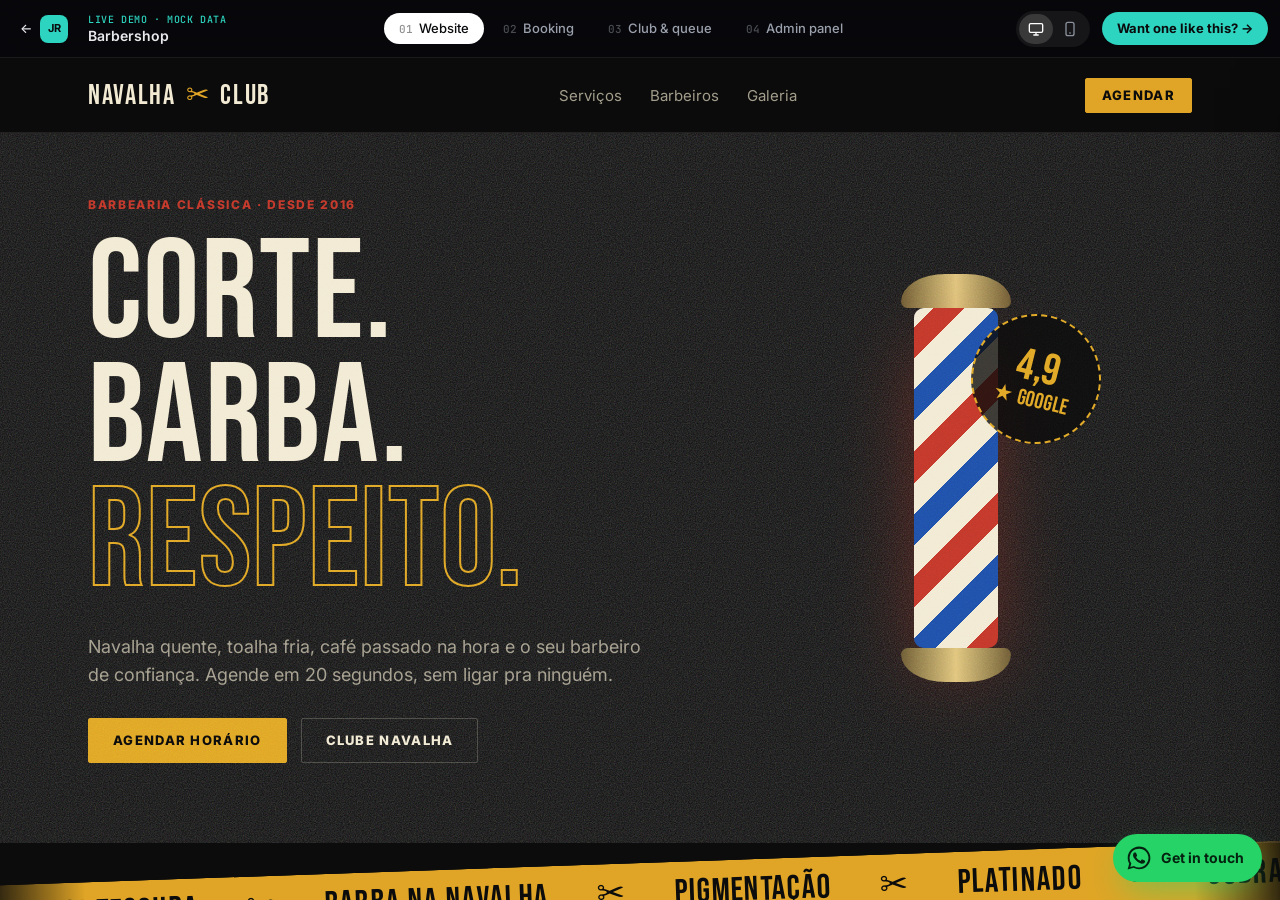
<file: demos/barbearia.html>
<!doctype html>
<html lang="pt-BR">
<head>
  <meta charset="utf-8" />
  <meta name="viewport" content="width=device-width, initial-scale=1" />
  <title>Barbearia — demo · Jeffersom Ribeiro</title>
  <meta name="description" content="Demo navegável de site + agendamento por barbeiro + clube de fidelidade para barbearia. Dados fictícios." />
  <link rel="icon" href="../assets/favicon.svg" type="image/svg+xml" />
  <link rel="preconnect" href="https://fonts.googleapis.com" />
  <link rel="preconnect" href="https://fonts.gstatic.com" crossorigin />
  <link href="https://fonts.googleapis.com/css2?family=Bebas+Neue&family=Inter:wght@400;500;600;700;800&family=JetBrains+Mono:wght@500&display=swap" rel="stylesheet" />
  <link rel="stylesheet" href="kit.css" />
  <style>
    :root {
      --bg: #0c0c0c; --surface: #151413; --surface-2: #1e1c1a; --line: rgba(242,234,211,.1);
      --fg: #f2ead3; --muted: #a39d8c; --accent: #e0a526; --accent-2: #c2372a; --accent-ink: #0c0c0c;
      --radius: 4px; --btn-r: 2px;
      --font-d: "Bebas Neue", Impact, sans-serif; --font-b: "Inter", system-ui, sans-serif;
    }
    .grain { position: relative; }
    .grain::after { content: ""; position: absolute; inset: 0; pointer-events: none; opacity: .5; mix-blend-mode: overlay;
      background-image: url("data:image/svg+xml,%3Csvg xmlns='http://www.w3.org/2000/svg' width='180' height='180'%3E%3Cfilter id='n'%3E%3CfeTurbulence type='fractalNoise' baseFrequency='.85' numOctaves='3'/%3E%3C/filter%3E%3Crect width='100%25' height='100%25' filter='url(%23n)' opacity='.55'/%3E%3C/svg%3E"); }
    .h1, .h2, .card h3, .step__title, .app__top h2, .panel__h h3, .stat strong, .kpi strong { font-weight: 400; letter-spacing: .01em; }
    .h1 { font-size: clamp(64px, 11cqi, 150px); line-height: .88; }
    .h2 { font-size: clamp(44px, 6cqi, 72px); line-height: .95; }
    .outline { color: transparent; -webkit-text-stroke: 2px var(--accent); }
    .btn { text-transform: uppercase; letter-spacing: .1em; font-size: 13px; font-weight: 800; }
    .eyebrow { color: var(--accent-2); font-weight: 800; }
    .logo { font-size: 28px; letter-spacing: .06em; font-weight: 400; } .logo b { color: var(--accent); font-weight: 400; }

    .hero { padding: 60px 0 80px; overflow: hidden; }
    .pole-box { position: relative; justify-self: center; display: flex; flex-direction: column; align-items: center; }
    .pole-cap { width: 110px; height: 34px; border-radius: 50% 50% 8px 8px / 100% 100% 8px 8px; background: linear-gradient(90deg, #6b5a35, #e0c47a, #6b5a35); }
    .pole { width: 84px; height: 340px; border-radius: 10px; overflow: hidden; position: relative; box-shadow: inset -18px 0 30px rgba(0,0,0,.45), inset 14px 0 20px rgba(255,255,255,.25), 0 30px 80px -10px rgba(194,55,42,.5); }
    .pole::before { content: ""; position: absolute; inset: -200px 0 0; background: repeating-linear-gradient(-45deg, #c2372a 0 22px, #f2ead3 22px 44px, #1f4fa8 44px 66px, #f2ead3 66px 88px); animation: pole 2.5s linear infinite; }
    @keyframes pole { to { transform: translateY(124.45px); } }
    .stamp { position: absolute; right: -90px; top: 40px; width: 130px; height: 130px; border-radius: 50%; border: 2px dashed var(--accent); display: grid; place-items: center; text-align: center; transform: rotate(14deg);
      font: 400 22px/1 var(--font-d); color: var(--accent); background: rgba(12,12,12,.8); }
    .stamp b { display: block; font-size: 44px; font-weight: 400; }

    .tape { background: var(--accent); color: var(--accent-ink); font: 400 34px/1 var(--font-d); padding: 14px 0; transform: rotate(-2deg); margin: 20px -20px; letter-spacing: .04em; }
    .tape span::after { content: "✂"; margin-left: 48px; }

    .menu { display: grid; grid-template-columns: 1fr 1fr; gap: 0 48px; }
    .mi { display: flex; align-items: baseline; gap: 12px; padding: 18px 0; border-bottom: 1px solid var(--line); }
    .mi b { font: 400 30px/1 var(--font-d); letter-spacing: .02em; }
    .mi small { display: block; color: var(--muted); font-size: 13px; margin-top: 6px; }
    .mi i { flex: 1; border-bottom: 2px dotted var(--line); transform: translateY(-6px); }
    .mi span { font: 400 30px/1 var(--font-d); color: var(--accent); }

    .barber { padding: 0; overflow: hidden; }
    .barber__ph { aspect-ratio: 1; display: grid; place-items: center; font: 400 110px/1 var(--font-d); color: rgba(242,234,211,.9);
      background: linear-gradient(transparent 50%, rgba(0,0,0,.7)), repeating-linear-gradient(135deg, var(--t1) 0 14px, var(--t2) 14px 28px); filter: grayscale(.4) contrast(1.1); transition: filter .5s; }
    .barber:hover .barber__ph { filter: none; }
    .barber__b { padding: 18px 20px; }
    .barber__b h3 { margin: 0; font-size: 34px; }

    .gal { display: grid; grid-template-columns: repeat(4, 1fr); gap: 10px; }
    .gal div { aspect-ratio: 1; display: grid; place-items: center; font-size: 48px; background: var(--surface-2); border: 1px solid var(--line); transition: transform .4s var(--ease), background .3s; }
    .gal div:nth-child(odd) { background: radial-gradient(circle, #2a241a, var(--surface)); }
    .gal div:hover { transform: rotate(-3deg) scale(1.05); background: var(--accent); }

    /* clube */
    .club-card { position: relative; overflow: hidden; padding: 30px; border-radius: 16px; color: #0c0c0c;
      background: linear-gradient(135deg, #f0c45a, #c8901c 60%, #8a5a0c); box-shadow: 0 40px 80px -30px rgba(224,165,38,.6); }
    .club-card::after { content: "NAVALHA"; position: absolute; right: -10px; bottom: -24px; font: 400 120px/1 var(--font-d); opacity: .12; }
    .stamps { display: grid; grid-template-columns: repeat(5, 1fr); gap: 12px; margin: 22px 0; }
    .stamps i { aspect-ratio: 1; border-radius: 50%; border: 2px dashed rgba(12,12,12,.45); display: grid; place-items: center; font-style: normal; font-size: 22px; }
    .stamps i.on { border: 0; background: #0c0c0c; color: var(--accent); animation: stampIn .5s var(--ease) both; }
    .stamps i.gift { border-style: solid; }
    @keyframes stampIn { from { transform: scale(2) rotate(-30deg); opacity: 0; } }
    .q-row .avatar { border-radius: 4px; }
    .timer { font-family: "JetBrains Mono", monospace; font-size: 13px; color: var(--accent); }

    /* painel admin: agenda por barbeiro */
    .sched { display: grid; grid-template-columns: 56px repeat(3, minmax(150px, 1fr)); gap: 6px; min-width: 540px; }
    .sched .hd { display: flex; align-items: center; gap: 10px; padding: 4px; font: 400 24px/1 var(--font-d); letter-spacing: .04em; }
    .sched .hd .avatar { width: 34px; height: 34px; border-radius: 4px; font: 700 12px/1 var(--font-b); }
    .sched .hr { padding-top: 14px; font: 600 12px/1 "JetBrains Mono", monospace; color: var(--muted); }
    .slot { min-height: 54px; padding: 8px 10px; border-radius: 4px; border: 1px dashed var(--line); background: transparent; color: var(--muted); font-size: 12px; text-align: left; cursor: pointer; transition: border-color .2s, color .2s; }
    .slot:hover { border-color: var(--accent); color: var(--accent); }
    .slot.bk { border: 0; border-left: 3px solid var(--c); background: color-mix(in srgb, var(--c) 15%, var(--surface)); color: var(--fg); animation: kIn .4s var(--ease) both; }
    .slot.bk b { display: block; font-size: 13px; } .slot.bk small { color: var(--muted); }
    .slot.done { opacity: .5; } .slot.done b::after { content: " ✓"; color: var(--ok); }
    .slot.noshow b { text-decoration: line-through; }
    .slot.off { cursor: not-allowed; border-style: solid; background: repeating-linear-gradient(45deg, transparent 0 6px, var(--line) 6px 7px); }
    .crow { display: grid; grid-template-columns: 1.3fr .8fr 1fr .7fr 1fr; gap: 12px; align-items: center; padding: 14px 0; border-bottom: 1px solid var(--line); font-size: 14px; }
    .crow.h { font-size: 11.5px; letter-spacing: .06em; text-transform: uppercase; color: var(--muted); padding-top: 0; }

    @container (max-width: 760px) {
      .crow { grid-template-columns: 1.2fr 1fr .8fr; } .crow > :nth-child(2), .crow > :nth-child(3) { display: none; }
      .menu { grid-template-columns: 1fr; }
      .gal { grid-template-columns: repeat(2, 1fr); }
      .stamp { right: -40px; width: 110px; height: 110px; }
      .pole { height: 260px; }
    }
  </style>
</head>
<body data-sector="barbearia">
<div class="stage"><main class="viewport">

  <!-- ===================== SITE ===================== -->
  <section class="screen" id="site" data-label="Site" data-label-en="Website" data-label-es="Sitio">
    <header class="sitenav"><div class="wrap">
      <a href="#site" class="logo">NAVALHA <b>✂</b> CLUB</a>
      <nav><a href="#servicos">Serviços</a><a href="#barbeiros">Barbeiros</a><a href="#galeria">Galeria</a></nav>
      <a class="btn btn--sm" href="#agendar">Agendar</a>
    </div></header>

    <div class="hero grain">
      <div class="wrap split">
        <div>
          <span class="eyebrow" data-reveal>Barbearia clássica · desde 2016</span>
          <h1 class="h1" data-reveal>Corte.<br>Barba.<br><span class="outline">Respeito.</span></h1>
          <p class="lead mt" data-reveal>Navalha quente, toalha fria, café passado na hora e o seu barbeiro de confiança. Agende em 20 segundos, sem ligar pra ninguém.</p>
          <div class="row mt" data-reveal><a class="btn" href="#agendar">Agendar horário</a><a class="btn btn--ghost" href="#clube">Clube Navalha</a></div>
        </div>
        <div class="pole-box" data-reveal>
          <div class="pole-cap"></div><div class="pole"></div><div class="pole-cap" style="transform:scaleY(-1)"></div>
          <div class="stamp float"><div><b>4,9</b>★ GOOGLE</div></div>
        </div>
      </div>
    </div>

    <div class="tape marquee" style="--speed:22s"><div><span>Corte na tesoura</span><span>Barba na navalha</span><span>Pigmentação</span><span>Platinado</span><span>Sobrancelha</span></div></div>

    <section class="sec" id="servicos"><div class="wrap">
      <div class="head"><span class="eyebrow" data-reveal>Tabela</span><h2 class="h2" data-reveal>Serviços &amp; <span class="outline">preços</span></h2></div>
      <div class="menu" data-reveal>
        <div class="mi"><div><b>Corte</b><small>Tesoura ou máquina · 40 min</small></div><i></i><span>R$ 55</span></div>
        <div class="mi"><div><b>Barba</b><small>Navalha + toalha quente · 30 min</small></div><i></i><span>R$ 40</span></div>
        <div class="mi"><div><b>Corte + barba</b><small>O combo da casa · 70 min</small></div><i></i><span>R$ 85</span></div>
        <div class="mi"><div><b>Pigmentação</b><small>Barba ou cabelo · 20 min</small></div><i></i><span>R$ 35</span></div>
        <div class="mi"><div><b>Sobrancelha</b><small>Navalha · 10 min</small></div><i></i><span>R$ 20</span></div>
        <div class="mi"><div><b>Platinado</b><small>Descoloração global · 120 min</small></div><i></i><span>R$ 180</span></div>
      </div>
    </div></section>

    <section class="sec" id="barbeiros" style="background:var(--surface)"><div class="wrap">
      <div class="head"><span class="eyebrow" data-reveal>O time</span><h2 class="h2" data-reveal>Escolha seu <span class="outline">barbeiro</span></h2></div>
      <div class="grid">
        <article class="card barber" data-reveal><div class="barber__ph" style="--t1:#2a1d12;--t2:#33241a">TH</div><div class="barber__b"><h3>Thiago "Navalha"</h3><p>★ 5,0 · degradê e navalhado</p></div></article>
        <article class="card barber" data-reveal><div class="barber__ph" style="--t1:#1a1f2a;--t2:#212838">RB</div><div class="barber__b"><h3>Rafa Barba</h3><p>★ 4,9 · barba e pigmentação</p></div></article>
        <article class="card barber" data-reveal><div class="barber__ph" style="--t1:#2a1414;--t2:#361a1a">LU</div><div class="barber__b"><h3>Lu Martins</h3><p>★ 4,9 · tesoura e platinado</p></div></article>
      </div>
    </div></section>

    <section class="sec" id="galeria"><div class="wrap">
      <div class="head row" style="justify-content:space-between;align-items:flex-end"><h2 class="h2" data-reveal>@navalha<span class="outline">club</span></h2><span class="muted" data-reveal>Seg fechado · Ter a sáb 9h–21h · Dom 9h–14h</span></div>
      <div class="gal" data-reveal><div>💈</div><div>✂️</div><div>🪒</div><div>🧔</div><div>☕</div><div>🔥</div><div>👑</div><div>🎧</div></div>
    </div></section>
    <footer class="foot"><div class="wrap"><span>© Navalha Club · demo fictícia</span><span>Av. dos Barbeiros, 77</span></div></footer>
  </section>

  <!-- ===================== AGENDAR ===================== -->
  <section class="screen grain" id="agendar" data-label="Agendar" data-label-en="Booking" data-label-es="Reservar">
    <div class="sec"><div class="wrap wrap--narrow">
      <div class="head center"><span class="eyebrow">Sem ligação, sem espera</span><h2 class="h2">Agende seu <span class="outline">horário</span></h2></div>
      <div class="card" data-wizard>
        <div class="steps"><i></i><i></i><i></i><i></i><i></i></div>
        <div class="step">
          <h3 class="step__title">Serviços</h3>
          <div class="opts" data-group="serv" data-multi data-required id="serv">
            <button class="opt" data-value="Corte" data-price="55"><span><b>Corte</b><small>R$ 55 · 40 min</small></span></button>
            <button class="opt" data-value="Barba" data-price="40"><span><b>Barba</b><small>R$ 40 · 30 min</small></span></button>
            <button class="opt" data-value="Pigmentação" data-price="35"><span><b>Pigmentação</b><small>R$ 35 · 20 min</small></span></button>
            <button class="opt" data-value="Sobrancelha" data-price="20"><span><b>Sobrancelha</b><small>R$ 20 · 10 min</small></span></button>
          </div>
          <div class="step__nav"><span class="muted" style="align-self:center">Total: <b style="color:var(--accent);font-size:20px" id="servTot">R$ 0</b></span><button class="btn" data-next>Continuar →</button></div>
        </div>
        <div class="step">
          <h3 class="step__title">Barbeiro</h3>
          <div class="opts" data-group="barb" data-required>
            <button class="opt" data-value="Thiago"><span class="avatar">TH</span><span><b>Thiago "Navalha"</b><small>★ 5,0 · próximo: hoje 18h</small></span></button>
            <button class="opt" data-value="Rafa"><span class="avatar">RB</span><span><b>Rafa Barba</b><small>★ 4,9 · próximo: amanhã 10h</small></span></button>
            <button class="opt" data-value="Lu"><span class="avatar">LU</span><span><b>Lu Martins</b><small>★ 4,9 · próximo: hoje 19h30</small></span></button>
            <button class="opt" data-value="Qualquer um"><span class="avatar">⚡</span><span><b>Tanto faz</b><small>Primeiro horário livre</small></span></button>
          </div>
          <div class="step__nav"><button class="btn btn--ghost" data-prev>← Voltar</button><button class="btn" data-next>Continuar →</button></div>
        </div>
        <div class="step">
          <h3 class="step__title">Quando?</h3>
          <div class="slots" data-group="dia" data-required id="dias"></div>
          <div class="slots mt" data-group="hora" data-required>
            <button class="opt">09:00</button><button class="opt" disabled>10:00</button><button class="opt">11:30</button><button class="opt">14:00</button><button class="opt" disabled>15:30</button><button class="opt">17:00</button><button class="opt">18:00</button><button class="opt">19:30</button>
          </div>
          <div class="step__nav"><button class="btn btn--ghost" data-prev>← Voltar</button><button class="btn" data-next>Continuar →</button></div>
        </div>
        <div class="step">
          <h3 class="step__title">Quase lá</h3>
          <div class="form"><label class="field">Nome<input class="input" name="nome" required placeholder="Como te chamamos?"></label><label class="field">WhatsApp<input class="input" name="fone" required placeholder="(00) 90000-0000"></label></div>
          <dl class="summary mt"><div><dt>Serviços</dt><dd data-show="serv"></dd></div><div><dt>Barbeiro</dt><dd data-show="barb"></dd></div><div><dt>Quando</dt><dd><span data-show="dia"></span> · <span data-show="hora"></span></dd></div></dl>
          <div class="step__nav"><button class="btn btn--ghost" data-prev>← Voltar</button><button class="btn" data-next>Confirmar</button></div>
        </div>
        <div class="step done">
          <svg class="check" viewBox="0 0 100 100"><circle cx="50" cy="50" r="46"/><path d="M30 52l13 13 27-29"/></svg>
          <h3 class="step__title" style="font-size:44px">Fechado, <span data-show="nome"></span>!</h3>
          <p class="muted"><span data-show="serv"></span> com <span data-show="barb"></span> · <span data-show="dia"></span> às <span data-show="hora"></span></p>
          <p class="muted small mt">+1 selo no seu cartão fidelidade 💈</p>
          <div class="row mt" style="justify-content:center"><a class="btn" href="#clube">Ver meu cartão →</a><button class="btn btn--ghost" data-restart>Novo horário</button></div>
        </div>
      </div>
    </div></div>
  </section>

  <!-- ===================== CLUBE + PAINEL ===================== -->
  <section class="screen" id="clube" data-label="Clube & fila" data-label-en="Club & queue" data-label-es="Club y fila">
    <div class="wrap" style="padding-top:34px;padding-bottom:50px">
      <div class="dash">
        <div style="display:grid;gap:18px">
          <div class="club-card" data-reveal>
            <div class="row" style="justify-content:space-between"><b style="font:400 30px/1 var(--font-d);letter-spacing:.04em">Cartão fidelidade</b><b>Marcelo A.</b></div>
            <div class="stamps" id="stamps"></div>
            <div class="row" style="justify-content:space-between"><span id="stampTxt" style="font-weight:700"></span><button class="btn btn--sm" id="stampBtn" style="background:#0c0c0c;color:var(--accent);border-color:#0c0c0c">+ Registrar corte</button></div>
          </div>
          <div class="grid">
            <div class="card" data-reveal><span class="eyebrow">Assinatura</span><h3>Clube Corte</h3><p>Cortes ilimitados no mês, agendamento prioritário.</p><div class="h2" style="color:var(--accent);margin-top:10px">R$ 99<small style="font-size:16px;color:var(--muted)">/mês</small></div><button class="btn btn--block mt" data-sub>Assinar</button></div>
            <div class="card" data-reveal style="border-color:var(--accent)"><span class="eyebrow">Mais vendido</span><h3>Clube Completo</h3><p>Corte + barba ilimitados, 1 cerveja por visita.</p><div class="h2" style="color:var(--accent);margin-top:10px">R$ 159<small style="font-size:16px;color:var(--muted)">/mês</small></div><button class="btn btn--block mt" data-sub>Assinar</button></div>
          </div>
        </div>
        <div style="display:grid;gap:18px">
          <div class="kpis" style="margin:0">
            <div class="kpi" data-reveal><small>Faturamento hoje</small><strong id="fat">R$ 1.840</strong><em>▲ 14% vs. sábado passado</em></div>
            <div class="kpi" data-reveal><small>Atendimentos</small><strong data-count="27">0</strong><em>8 assinantes</em></div>
          </div>
          <div class="panel" data-reveal>
            <div class="panel__h"><h3 style="font-size:28px">Na cadeira agora</h3><span class="badge badge--ok">3 barbeiros</span></div>
            <div class="list" id="chairs"></div>
          </div>
          <div class="panel" data-reveal>
            <div class="panel__h"><h3 style="font-size:28px">Fila de espera</h3><span class="muted small" id="filaN"></span></div>
            <div class="list" id="fila"></div>
          </div>
        </div>
      </div>
    </div>
  </section>

  <!-- ===================== PAINEL ADMIN ===================== -->
  <section class="screen" id="admin" data-label="Painel admin" data-label-en="Admin panel" data-label-es="Panel admin">
    <div class="app">
      <aside class="app__side">
        <a href="#site" class="logo" style="font-size:22px">NAVALHA <b>✂</b></a>
        <a data-view="b-agenda" class="is-on"><i>▦</i>Agenda do dia</a>
        <a data-view="b-caixa"><i>$</i>Caixa &amp; comissões</a>
        <a data-view="b-cli"><i>☺</i>Clientes</a>
        <span class="spacer"></span>
        <a href="#clube"><i>💈</i>Clube &amp; fila</a>
      </aside>
      <div class="app__main">
        <div class="app__top">
          <div><p class="muted small" id="bHoje"></p><h2 data-view-title style="font-size:38px">Agenda do dia</h2></div>
          <div class="row"><button class="cmdk-btn" data-cmdk>⌕ <span class="t">Buscar cliente, serviço…</span><span class="kbd">⌘K</span></button><button class="bell" data-n="2" data-drawer="#b-notif" aria-label="Notificações">🔔</button><span class="avatar" style="border-radius:4px">MA</span></div>
        </div>

        <div class="view" id="b-agenda">
          <div class="toolbar"><span class="muted small">Toque num horário livre para encaixar · toque num agendamento para concluir</span><span class="spacer"></span><span class="chip" id="ocupB"></span></div>
          <div class="panel table-wrap"><div class="sched" id="sched"></div></div>
        </div>

        <div class="view" id="b-caixa">
          <div class="kpis">
            <div class="kpi"><small>Caixa de hoje</small><strong id="cx">R$ 0</strong><em id="cxN"></em></div>
            <div class="kpi"><small>Ticket médio</small><strong>R$ 68</strong><em>▲ R$ 6 com combos</em></div>
            <div class="kpi"><small>Assinantes ativos</small><strong data-count="142">0</strong><em>R$ 17.420/mês recorrente</em></div>
            <div class="kpi"><small>Produtos vendidos</small><strong data-count="9">0</strong><em>pomadas e óleos</em></div>
          </div>
          <div class="dash">
            <div class="panel">
              <div class="panel__h"><h3 style="font-size:26px">Comissões</h3><span class="muted small">clique no % para editar</span></div>
              <div class="crow h"><span>Barbeiro</span><span>Atend.</span><span>Faturado</span><span>%</span><span>A pagar</span></div>
              <div id="com"></div>
            </div>
            <div style="display:grid;gap:18px">
              <div class="panel"><div class="panel__h"><h3 style="font-size:26px">Formas de pagamento</h3></div><div style="display:grid;gap:14px" id="pag"></div></div>
              <button class="btn btn--block" id="fechar">Fechar caixa do dia</button>
            </div>
          </div>
        </div>

        <div class="view" id="b-cli">
          <div class="toolbar">
            <input class="input" data-filter="#cliB" placeholder="Buscar cliente…" aria-label="Buscar cliente">
            <div class="chips" data-group="bf" data-chips="#cliB"><button class="opt is-on" data-value="all">Todos</button><button class="opt" data-value="sumido">Sumidos +30 dias</button><button class="opt" data-value="assin">Assinantes</button><button class="opt" data-value="niver">Aniversariantes</button></div>
          </div>
          <div class="panel"><div class="list" id="cliB"></div></div>
        </div>
      </div>
    </div>
    <template id="b-notif" data-title="Notificações">
      <div class="list">
        <div><span class="icon">✂</span><div><b>Novo agendamento pelo site</b><div class="muted small">Gustavo · corte com Thiago · 17h</div></div></div>
        <div><span class="icon">🔁</span><div><b>Assinatura renovada</b><div class="muted small">Pedro H. · Clube Completo · cartão</div></div></div>
      </div>
    </template>
  </section>

</main></div>
<script src="kit.js"></script>
<script>
(function () {
  var D = window.Demo, $ = D.$, esc = D.esc;

  /* total dos serviços no agendamento */
  $("#serv").addEventListener("pick", function () {
    var t = D.$$("#serv .opt.is-on").reduce(function (s, o) { return s + +o.dataset.price; }, 0);
    $("#servTot").textContent = "R$ " + t;
  });
  /* próximos 6 dias (segunda fechado) */
  var d = new Date(), n = 0, f = new Intl.DateTimeFormat("pt-BR", { weekday: "short", day: "2-digit" });
  while (n < 6) { if (d.getDay() !== 1) { $("#dias").insertAdjacentHTML("beforeend", '<button class="opt">' + (n ? f.format(d).replace(".", "").replace(",", "") : "Hoje") + "</button>"); n++; } d.setDate(d.getDate() + 1); }

  /* cartão fidelidade */
  var stamps = 7;
  function renderStamps(anim) {
    $("#stamps").innerHTML = Array.from({ length: 10 }, function (_, i) {
      return '<i class="' + (i < stamps ? "on" : "") + (i === 9 ? " gift" : "") + '" style="' + (anim && i === stamps - 1 ? "" : "animation:none") + '">' + (i < stamps ? "✂" : i === 9 ? "🎁" : "") + "</i>";
    }).join("");
    $("#stampTxt").textContent = stamps >= 10 ? "Corte grátis liberado! 🎉" : (10 - stamps) + " cortes para o próximo grátis";
  }
  $("#stampBtn").addEventListener("click", function () {
    stamps = stamps >= 10 ? 1 : stamps + 1;
    renderStamps(true);
    if (stamps === 10) D.toast("Cartão completo: o próximo corte é por conta da casa! 🎁");
  });
  renderStamps(false);
  document.addEventListener("click", function (e) { if (e.target.closest("[data-sub]")) D.toast("Assinatura ativada! Cobrança mensal no cartão. 💈"); });

  /* painel ao vivo */
  var chairs = [["TH", "Thiago", "Pedro H.", "Corte + barba", 70, 38], ["RB", "Rafa", "Caio M.", "Barba", 30, 12], ["LU", "Lu", "André S.", "Platinado", 120, 95]];
  var fila = [["Gustavo", "Corte", 4], ["Leo", "Corte + barba", 11], ["Murilo", "Sobrancelha", 18]];
  var fat = 1840;
  function render() {
    $("#chairs").innerHTML = chairs.map(function (c) {
      var pct = Math.min(100, c[5] / c[4] * 100);
      return '<div class="q-row"><span class="avatar">' + c[0] + '</span><div style="flex:1"><b>' + esc(c[2]) + '</b> <span class="muted small">com ' + c[1] + " · " + esc(c[3]) + '</span><div class="prog" style="height:5px;border-radius:5px;background:var(--surface-2);margin-top:8px;overflow:hidden"><i style="display:block;height:100%;width:' + pct + '%;background:var(--accent);transition:width 1s"></i></div></div><span class="timer">' + Math.max(0, c[4] - c[5]) + " min</span></div>";
    }).join("");
    $("#filaN").textContent = fila.length + " aguardando";
    $("#fila").innerHTML = fila.map(function (p, i) {
      return '<div><span class="badge" style="--c:var(--accent)">' + (i + 1) + 'º</span><b style="flex:1">' + esc(p[0]) + ' <span class="muted small" style="font-weight:400">' + esc(p[1]) + '</span></b><span class="timer">espera ~' + p[2] + " min</span></div>";
    }).join("") || '<p class="muted small">Fila vazia.</p>';
    $("#fat").textContent = "R$ " + fat.toLocaleString("pt-BR");
  }
  setInterval(function () { // demo acelerada: 1 tick = 1 "minuto" a cada 1,5s
    chairs.forEach(function (c) {
      c[5]++;
      if (c[5] >= c[4]) {
        fat += c[3].indexOf("+") >= 0 ? 85 : c[3] === "Platinado" ? 180 : 45;
        var next = fila.shift() || ["Walk-in", "Corte", 0];
        c[2] = next[0] + " " + "ABCDLMRS"[Math.floor(Math.random() * 8)] + "."; c[3] = next[1]; c[4] = next[1] === "Corte" ? 40 : next[1] === "Sobrancelha" ? 10 : 70; c[5] = 0;
        fila.push([["Bruno", "Vitor", "Igor", "Nando", "Davi"][Math.floor(Math.random() * 5)], ["Corte", "Corte + barba", "Barba"][Math.floor(Math.random() * 3)], 20]);
      }
    });
    fila.forEach(function (p) { p[2] = Math.max(1, p[2] - 1); });
    render();
  }, 1500);
  render();

  /* ===================== Painel admin ===================== */
  $("#bHoje").textContent = new Intl.DateTimeFormat("pt-BR", { weekday: "long", day: "numeric", month: "long" }).format(new Date());
  var BARB = [["TH", "Thiago", "#e0a526"], ["RB", "Rafa", "#c2372a"], ["LU", "Lu", "#6b8cff"]];
  var PRICE = { "Corte": 55, "Barba": 40, "Corte + barba": 85, "Pigmentação": 35, "Sobrancelha": 20, "Platinado": 180 };
  var BK = { // "barbeiro-hora": [cliente, serviço, estado]
    "0-9": ["Pedro H.", "Corte + barba", "done"], "0-10": ["Caio M.", "Corte", "done"], "0-11": ["Felipe A.", "Corte", ""], "0-14": ["Gustavo", "Corte", ""], "0-17": ["Rodrigo S.", "Corte + barba", ""], "0-18": ["Vini", "Corte", ""],
    "1-9": ["André S.", "Barba", "done"], "1-10": ["Léo P.", "Pigmentação", "noshow"], "1-12": ["Murilo", "Corte + barba", ""], "1-15": ["Bruno K.", "Barba", ""], "1-19": ["Davi", "Corte", ""],
    "2-9": ["Igor N.", "Platinado", "done"], "2-11": ["Nando", "Corte", ""], "2-14": ["Samuel", "Sobrancelha", ""], "2-16": ["Marcelo A.", "Corte", ""], "2-18": ["Henrique", "Corte + barba", ""]
  };
  var cur = null;
  function renderSched() {
    var h = '<span></span>' + BARB.map(function (b) { return '<div class="hd"><span class="avatar" style="background:' + b[2] + '">' + b[0] + "</span>" + b[1] + "</div>"; }).join("");
    for (var hr = 9; hr <= 20; hr++) {
      h += '<span class="hr">' + hr + ":00</span>";
      BARB.forEach(function (b, i) {
        var k = i + "-" + hr, x = BK[k];
        if (hr === 13) h += '<button class="slot off" disabled>almoço</button>';
        else if (x) h += '<button class="slot bk ' + x[2] + '" style="--c:' + b[2] + '" data-k="' + k + '"><b>' + esc(x[0]) + "</b><small>" + x[1] + "</small></button>";
        else h += '<button class="slot" data-k="' + k + '">+ livre</button>';
      });
    }
    $("#sched").innerHTML = h;
    var n = Object.keys(BK).length;
    $("#ocupB").textContent = n + " de 33 horários ocupados";
    caixa();
  }
  $("#sched").addEventListener("click", function (e) {
    var s = e.target.closest(".slot"); if (!s || s.disabled) return;
    var k = cur = s.dataset.k, b = BARB[+k.split("-")[0]], hr = k.split("-")[1] + ":00", x = BK[k];
    if (!x) {
      D.drawer("Encaixe · " + b[1] + " às " + hr, '<form class="form" id="fEnc">' +
        '<label class="field">Cliente<input class="input" name="cli" required placeholder="Nome do cliente" list="cliSug"></label>' +
        '<datalist id="cliSug"><option>Marcelo A.</option><option>Pedro H.</option><option>Gustavo</option><option>Caio M.</option></datalist>' +
        '<p class="field">Serviço</p><div class="opts" data-group="srv" style="grid-template-columns:1fr 1fr">' + Object.keys(PRICE).slice(0, 4).map(function (p, i) { return '<button type="button" class="opt' + (i ? "" : " is-on") + '" data-value="' + p + '"><span><b>' + p + "</b><small>R$ " + PRICE[p] + "</small></span></button>"; }).join("") + "</div>" +
        '<button class="btn btn--block">Confirmar encaixe</button></form>');
    } else {
      D.drawer(x[0], '<dl class="summary"><div><dt>Serviço</dt><dd>' + x[1] + '</dd></div><div><dt>Barbeiro</dt><dd>' + b[1] + "</dd></div><div><dt>Horário</dt><dd>" + hr + "</dd></div><div><dt>Valor</dt><dd>R$ " + PRICE[x[1]] + "</dd></div></dl>" +
        '<p class="muted small">7º corte · cartão fidelidade 7/10 · prefere degradê baixo</p>' +
        '<div class="row"><button class="btn btn--sm" data-b="done">Concluir · cobrar</button><button class="btn btn--ghost btn--sm" data-b="noshow">Não veio</button><button class="btn btn--ghost btn--sm" data-b="lemb">Lembrete</button></div>');
    }
  });
  document.addEventListener("submit", function (e) {
    if (e.target.id !== "fEnc") return;
    e.preventDefault();
    var f = e.target, srv = D.$('[data-group="srv"] .is-on', f);
    BK[cur] = [f.cli.value.trim() || "Cliente", srv ? srv.dataset.value : "Corte", ""];
    D.closeLayer(); renderSched();
    D.toast("Encaixe confirmado · cliente avisado no WhatsApp");
  });
  document.addEventListener("click", function (e) {
    var b = e.target.closest("[data-b]"); if (!b) return;
    var x = BK[cur], a = b.dataset.b;
    if (a === "lemb") { D.toast("Lembrete enviado para " + x[0]); return; }
    var prev = x[2]; x[2] = a;
    D.closeLayer(); renderSched();
    D.toast(a === "done" ? x[0] + " atendido · R$ " + PRICE[x[1]] + " no caixa" : x[0] + " marcado como falta", a !== "done", function () { x[2] = prev; renderSched(); });
  });

  /* caixa e comissões */
  var pct = [45, 40, 40];
  function caixa() {
    var tot = 0, n = 0, per = [0, 0, 0], cnt = [0, 0, 0];
    Object.keys(BK).forEach(function (k) { var x = BK[k]; if (x[2] === "done") { var i = +k[0], v = PRICE[x[1]]; per[i] += v; cnt[i]++; tot += v; n++; } });
    tot += 1180; n += 14; per = per.map(function (v, i) { return v + [520, 360, 300][i]; }); cnt = cnt.map(function (c, i) { return c + [6, 5, 3][i]; }); // atendimentos da manhã já fechados
    $("#cx").textContent = "R$ " + tot.toLocaleString("pt-BR"); $("#cxN").textContent = n + " atendimentos";
    $("#com").innerHTML = BARB.map(function (b, i) {
      return '<div class="crow"><span class="row" style="gap:10px"><span class="avatar" style="width:30px;height:30px;font-size:11px;border-radius:4px;background:' + b[2] + '">' + b[0] + "</span><b>" + b[1] + "</b></span><span>" + cnt[i] + "</span><span>R$ " + per[i] + '</span><span><span data-edit="Comissão atualizada" data-pct="' + i + '">' + pct[i] + '%</span></span><b style="color:var(--accent)">R$ ' + Math.round(per[i] * pct[i] / 100) + "</b></div>";
    }).join("");
  }
  $("#com").addEventListener("edited", function (e) { var v = parseInt(e.target.textContent, 10); if (v >= 0 && v <= 100) pct[+e.target.dataset.pct] = v; caixa(); });
  $("#pag").innerHTML = [["Pix", 58, "var(--accent)"], ["Cartão", 34, "#6b8cff"], ["Dinheiro", 8, "#7a7468"]].map(function (p) {
    return '<div><div class="row" style="justify-content:space-between;font-size:14px"><b>' + p[0] + '</b><span class="muted">' + p[1] + '%</span></div><div class="bar" style="margin-top:8px"><i style="--v:' + p[1] + "%;--c:" + p[2] + '"></i></div></div>';
  }).join("");
  $("#fechar").addEventListener("click", function () { D.toast("Caixa fechado · relatório e comissões enviados aos barbeiros"); });

  /* clientes */
  var CL = [["Marcelo A.", "há 12 dias", "assin"], ["Pedro H.", "hoje", "assin"], ["Rafael T.", "há 47 dias", "sumido"], ["Caio M.", "hoje", ""], ["Júlio C.", "há 63 dias", "sumido niver"],
    ["Gustavo", "há 20 dias", "niver"], ["Fábio R.", "há 38 dias", "sumido"], ["Leandro", "há 5 dias", "assin"]];
  $("#cliB").innerHTML = CL.map(function (c) {
    var sum = c[2].indexOf("sumido") >= 0;
    return '<div data-tag="' + c[2] + '"><span class="avatar" style="border-radius:4px">' + c[0].slice(0, 2).toUpperCase() + '</span><div style="flex:1"><b>' + esc(c[0]) + '</b><div class="muted small">último corte ' + c[1] + (c[2].indexOf("assin") >= 0 ? " · assinante" : "") + (c[2].indexOf("niver") >= 0 ? " · 🎂 faz aniversário esta semana" : "") + "</div></div>" +
      (sum ? '<button class="btn btn--sm" data-cupom="' + esc(c[0]) + '">Enviar cupom 15%</button>' : '<span class="badge badge--ok">ativo</span>') + "</div>";
  }).join("");
  $("#cliB").addEventListener("click", function (e) {
    var b = e.target.closest("[data-cupom]"); if (!b) return;
    b.outerHTML = '<span class="badge">cupom enviado</span>';
    D.toast("WhatsApp: \"Saudade, " + b.dataset.cupom.split(" ")[0] + "! Volta essa semana com 15% off 💈\"");
  });

  renderSched();
  D.cmd("Encaixar cliente", function () { D.go("admin"); D.$('[data-view="b-agenda"]').click(); });
  D.cmd("Reativar clientes sumidos", function () { D.go("admin"); D.$('[data-view="b-cli"]').click(); D.$('[data-chips="#cliB"] [data-value="sumido"]').click(); });
})();
</script>
</body>
</html>
</file>
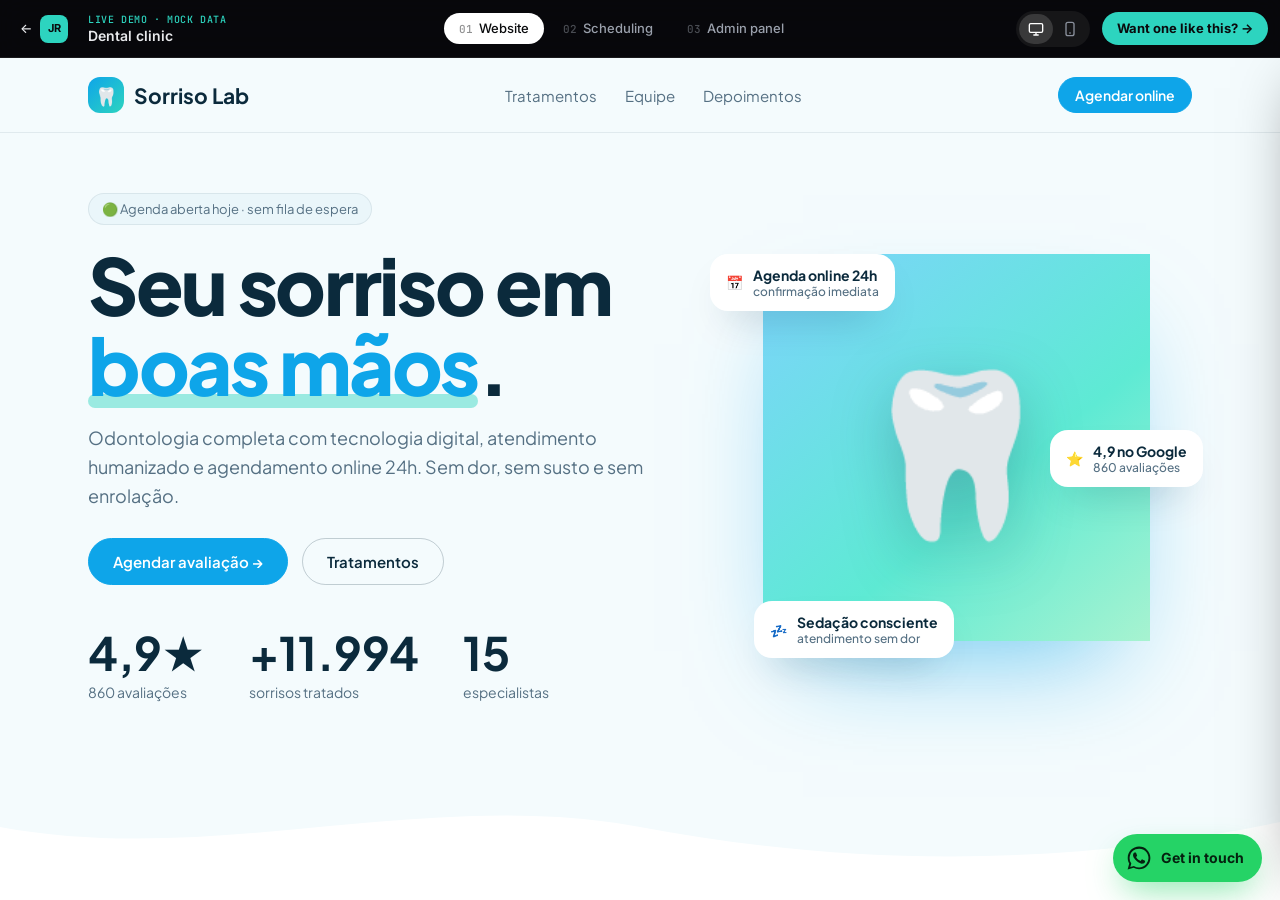
<file: demos/clinica.html>
<!doctype html>
<html lang="pt-BR">
<head>
  <meta charset="utf-8" />
  <meta name="viewport" content="width=device-width, initial-scale=1" />
  <title>Clínica odontológica — demo · Jeffersom Ribeiro</title>
  <meta name="description" content="Demo navegável de site + agendamento online + agenda da clínica para consultório odontológico. Dados fictícios." />
  <link rel="icon" href="../assets/favicon.svg" type="image/svg+xml" />
  <link rel="preconnect" href="https://fonts.googleapis.com" />
  <link rel="preconnect" href="https://fonts.gstatic.com" crossorigin />
  <link href="https://fonts.googleapis.com/css2?family=Plus+Jakarta+Sans:wght@400;500;600;700;800&family=Inter:wght@500;600;700&family=JetBrains+Mono:wght@500&display=swap" rel="stylesheet" />
  <link rel="stylesheet" href="kit.css" />
  <style>
    :root {
      --bg: #f4fbfd; --surface: #ffffff; --surface-2: #eaf6fa; --line: rgba(8,47,73,.08);
      --fg: #0b2a3c; --muted: #557083; --accent: #0ea5e9; --accent-2: #2dd4bf; --accent-ink: #ffffff;
      --radius: 26px; --btn-r: 999px;
      --font-d: "Plus Jakarta Sans", system-ui, sans-serif; --font-b: "Plus Jakarta Sans", system-ui, sans-serif;
    }
    .h1, .h2 { font-weight: 800; letter-spacing: -.03em; }
    .h1 em, .h2 em { font-style: normal; color: var(--accent); position: relative; white-space: nowrap; isolation: isolate; }
    .h1 em::after { content: ""; position: absolute; left: 0; right: 0; bottom: .06em; height: .18em; border-radius: 99px; background: color-mix(in srgb, var(--accent-2) 45%, transparent); z-index: -1; transform-origin: left; animation: underline 1.1s .4s var(--ease) both; }
    @keyframes underline { from { transform: scaleX(0); } }
    .card { box-shadow: 0 20px 40px -30px rgba(8,47,73,.35); }
    .logo span { display: grid; place-items: center; width: 36px; height: 36px; border-radius: 12px; background: linear-gradient(135deg, var(--accent), var(--accent-2)); font-size: 18px; }

    .hero { position: relative; overflow: hidden; padding: 60px 0 96px; }
    .blob-box { position: relative; justify-self: center; width: min(100%, 440px); aspect-ratio: 1; }
    .blob { position: absolute; inset: 6%; display: grid; place-items: center;
      background: linear-gradient(140deg, #7dd3fc, #5eead4 60%, #a7f3d0); animation: morph 12s ease-in-out infinite;
      box-shadow: 0 50px 100px -40px rgba(14,165,233,.6); }
    @keyframes morph {
      0%, 100% { border-radius: 42% 58% 63% 37% / 41% 44% 56% 59%; }
      33% { border-radius: 60% 40% 38% 62% / 55% 60% 40% 45%; }
      66% { border-radius: 38% 62% 45% 55% / 62% 38% 62% 38%; }
    }
    .blob span { font-size: clamp(110px, 17cqi, 160px); filter: drop-shadow(0 20px 30px rgba(8,47,73,.25)); }
    .tag { position: absolute; display: flex; align-items: center; gap: 10px; padding: 12px 16px; border-radius: 18px; background: #fff; box-shadow: 0 20px 40px -20px rgba(8,47,73,.35); font-size: 14px; font-weight: 700; white-space: nowrap; }
    .tag small { display: block; font-weight: 500; color: var(--muted); font-size: 12px; }
    .t1 { top: 6%; left: -6%; } .t2 { right: -6%; top: 46%; animation-delay: -2s; } .t3 { left: 4%; bottom: 2%; animation-delay: -4s; }
    .wave { display: block; width: 100%; height: 60px; color: var(--surface); }

    .treat .price { margin-top: 14px; font-weight: 700; color: var(--accent); font-size: 14px; }
    .ins { padding: 26px 0; font: 700 18px/1 var(--font-d); color: #8aa3b3; }
    .doc { text-align: center; }
    .doc .avatar { width: 96px; height: 96px; margin: 0 auto; font-size: 30px; border: 6px solid #fff; box-shadow: 0 16px 30px -16px rgba(8,47,73,.5); }
    .stars { color: #f59e0b; letter-spacing: 2px; }

    /* calendário */
    .cal { display: grid; grid-template-columns: repeat(7, 1fr); gap: 8px; }
    .cal .dow { text-align: center; font-size: 12px; font-weight: 700; color: var(--muted); padding: 4px 0; }
    .cal .opt { justify-content: center; padding: 12px 0; font-weight: 700; border-radius: 14px; flex-direction: column; gap: 0; }
    .cal .opt small { font-size: 10px; margin: 0; }
    .opt .avatar { width: 46px; height: 46px; }

    /* agenda do dia */
    .day { position: relative; display: grid; grid-template-columns: 52px 1fr; }
    .day .h { grid-column: 1; height: 56px; font-size: 12px; color: var(--muted); border-top: 1px solid var(--line); padding-top: 4px; }
    .day .lane { position: relative; grid-row: 1 / span 11; grid-column: 2; }
    .day .lane::before { content: ""; position: absolute; inset: 0; background: repeating-linear-gradient(transparent 0 55px, var(--line) 55px 56px); }
    .ap { position: absolute; left: 6px; right: 6px; padding: 8px 12px; border-radius: 12px; font-size: 13px; overflow: hidden;
      background: color-mix(in srgb, var(--c) 14%, #fff); border-left: 4px solid var(--c); animation: screenIn .5s var(--ease) both; cursor: pointer; transition: transform .2s; }
    .ap:hover { transform: translateX(4px); }
    .ap b { display: block; } .ap span { color: var(--muted); }
    .now { position: absolute; left: 0; right: 0; height: 2px; background: #ef4444; z-index: 2; }
    .now::before { content: ""; position: absolute; left: -5px; top: -4px; width: 10px; height: 10px; border-radius: 50%; background: #ef4444; }
    .pat { cursor: pointer; }
    .pat:hover b { color: var(--accent); }

    /* prontuário */
    .odo { display: grid; grid-template-columns: repeat(16, 1fr); gap: 3px; }
    .odo button { aspect-ratio: 3 / 4; padding: 0; border-radius: 6px 6px 11px 11px; border: 1.5px solid #cfe3ea; background: #fff; color: var(--muted); font-size: 9px; font-weight: 700; cursor: pointer; transition: transform .15s, background .2s; }
    .odo button:hover { transform: translateY(-2px); }
    .odo button[data-s="1"] { background: #fee2e2; border-color: #ef4444; color: #b91c1c; }
    .odo button[data-s="2"] { background: #dcfce7; border-color: #22c55e; color: #15803d; }
    .odo button[data-s="3"] { background: #dbeafe; border-color: #3b82f6; color: #1d4ed8; }
    .odo .gap { grid-column: 1 / -1; height: 6px; }
    .odo-leg { display: flex; flex-wrap: wrap; gap: 12px; font-size: 12px; color: var(--muted); }
    .odo-leg i { display: inline-block; width: 10px; height: 10px; border-radius: 3px; margin-right: 5px; vertical-align: -1px; }
    .wa { padding: 18px; border-radius: 18px; background: #e7ddd3 url("data:image/svg+xml,%3Csvg xmlns='http://www.w3.org/2000/svg' width='40' height='40'%3E%3Ccircle cx='20' cy='20' r='1.5' fill='%23d4c6b8'/%3E%3C/svg%3E"); }
    .wa__msg { max-width: 92%; padding: 12px 14px; border-radius: 4px 14px 14px 14px; background: #fff; color: #111; font-size: 14px; line-height: 1.5; white-space: pre-line; box-shadow: 0 1px 1px rgba(0,0,0,.1); animation: screenIn .4s both; }
    .wa__btns { display: flex; gap: 8px; margin-top: 8px; } .wa__btns span { flex: 1; padding: 9px; border-radius: 10px; background: #fff; color: #0284c7; text-align: center; font-size: 13px; font-weight: 600; }
    .auto { cursor: pointer; border-radius: 12px; transition: background .2s; padding-inline: 8px !important; }
    .auto.is-sel { background: color-mix(in srgb, var(--accent) 8%, transparent); }

    @container (max-width: 760px) {
      .t1 { left: 0; } .t2 { right: 0; }
      .cal { gap: 5px; } .cal .opt { padding: 10px 0; }
    }
  </style>
</head>
<body data-sector="clinica">
<div class="stage"><main class="viewport">

  <!-- ===================== SITE ===================== -->
  <section class="screen" id="site" data-label="Site" data-label-en="Website" data-label-es="Sitio">
    <header class="sitenav"><div class="wrap">
      <a href="#site" class="logo"><span>🦷</span>Sorriso Lab</a>
      <nav><a href="#tratamentos">Tratamentos</a><a href="#equipe">Equipe</a><a href="#depoimentos">Depoimentos</a></nav>
      <a class="btn btn--sm" href="#agendar">Agendar online</a>
    </div></header>

    <div class="hero">
      <div class="wrap split">
        <div>
          <span class="chip" data-reveal>🟢 Agenda aberta hoje · sem fila de espera</span>
          <h1 class="h1" data-reveal>Seu sorriso em <em>boas mãos</em>.</h1>
          <p class="lead" data-reveal>Odontologia completa com tecnologia digital, atendimento humanizado e agendamento online 24h. Sem dor, sem susto e sem enrolação.</p>
          <div class="row mt" data-reveal><a class="btn" href="#agendar">Agendar avaliação →</a><a class="btn btn--ghost" href="#tratamentos">Tratamentos</a></div>
          <div class="stats">
            <div class="stat"><strong data-count="4.9" data-suf="★">0</strong><span>860 avaliações</span></div>
            <div class="stat"><strong data-count="12000" data-pre="+">0</strong><span>sorrisos tratados</span></div>
            <div class="stat"><strong data-count="15">0</strong><span>especialistas</span></div>
          </div>
        </div>
        <div class="blob-box" data-reveal>
          <div class="blob"><span class="float">🦷</span></div>
          <div class="tag t1 float">📅<div>Agenda online 24h<small>confirmação imediata</small></div></div>
          <div class="tag t2 float">⭐<div>4,9 no Google<small>860 avaliações</small></div></div>
          <div class="tag t3 float">💤<div>Sedação consciente<small>atendimento sem dor</small></div></div>
        </div>
      </div>
    </div>
    <svg class="wave" viewBox="0 0 1200 60" preserveAspectRatio="none" aria-hidden="true"><path fill="currentColor" d="M0 30 C 200 70 400 -10 600 30 S 1000 70 1200 25 V60 H0Z"/></svg>

    <section class="sec" id="tratamentos" style="background:var(--surface);padding-top:40px"><div class="wrap">
      <div class="head center"><span class="eyebrow" data-reveal>Tratamentos</span><h2 class="h2" data-reveal>Tudo para o seu sorriso</h2></div>
      <div class="grid">
        <article class="card card--hover treat" data-reveal data-glow><span class="icon">✨</span><h3>Clareamento</h3><p>Consultório + moldeira caseira, resultado em 3 semanas.</p><div class="price">a partir de R$ 690</div></article>
        <article class="card card--hover treat" data-reveal data-glow><span class="icon">🔩</span><h3>Implantes</h3><p>Planejamento digital 3D e carga imediata quando indicado.</p><div class="price">a partir de R$ 2.900</div></article>
        <article class="card card--hover treat" data-reveal data-glow><span class="icon">😁</span><h3>Alinhadores</h3><p>Ortodontia invisível com simulação do resultado final.</p><div class="price">a partir de R$ 389/mês</div></article>
        <article class="card card--hover treat" data-reveal data-glow><span class="icon">🪥</span><h3>Limpeza &amp; prevenção</h3><p>Profilaxia, flúor e check-up completo em uma consulta.</p><div class="price">a partir de R$ 180</div></article>
      </div>
    </div></section>

    <div class="ins marquee" style="background:var(--surface)"><div><span>Amil Dental</span><span>Bradesco Dental</span><span>SulAmérica Odonto</span><span>OdontoPrev</span><span>Porto Seguro</span><span>MetLife</span></div></div>

    <section class="sec" id="equipe"><div class="wrap">
      <div class="head center"><span class="eyebrow" data-reveal>Equipe</span><h2 class="h2" data-reveal>Especialistas que <em>acolhem</em></h2></div>
      <div class="grid">
        <article class="card doc" data-reveal><span class="avatar">AL</span><h3>Dra. Ana Lins</h3><p>Ortodontia e alinhadores</p></article>
        <article class="card doc" data-reveal><span class="avatar" style="background:linear-gradient(135deg,#2dd4bf,#a7f3d0)">BM</span><h3>Dr. Bruno Matos</h3><p>Implantes e prótese</p></article>
        <article class="card doc" data-reveal><span class="avatar" style="background:linear-gradient(135deg,#818cf8,#7dd3fc)">JC</span><h3>Dra. Júlia Costa</h3><p>Estética e clareamento</p></article>
      </div>
    </div></section>

    <section class="sec" id="depoimentos" style="background:var(--surface)"><div class="wrap">
      <div class="head center"><h2 class="h2" data-reveal>Quem sorri, <em>recomenda</em></h2></div>
      <div class="grid">
        <article class="card" data-reveal><div class="stars">★★★★★</div><p class="mt">“Morria de medo de dentista. Com a sedação eu nem vi passar.”</p><p class="small mt"><b style="color:var(--fg)">Patrícia R.</b> · implante</p></article>
        <article class="card" data-reveal><div class="stars">★★★★★</div><p class="mt">“Agendei pelo celular às 23h e fui atendida no dia seguinte.”</p><p class="small mt"><b style="color:var(--fg)">Lívia M.</b> · limpeza</p></article>
        <article class="card" data-reveal><div class="stars">★★★★★</div><p class="mt">“Vi a simulação do sorriso antes de começar. Ficou igualzinho.”</p><p class="small mt"><b style="color:var(--fg)">Diego S.</b> · alinhadores</p></article>
      </div>
    </div></section>
    <footer class="foot"><div class="wrap"><span>© Sorriso Lab · demo fictícia</span><span>Responsável técnica: Dra. Ana Lins · CRO</span></div></footer>
  </section>

  <!-- ===================== AGENDAR ===================== -->
  <section class="screen" id="agendar" data-label="Agendamento" data-label-en="Scheduling" data-label-es="Agendar cita">
    <div class="sec"><div class="wrap wrap--narrow">
      <div class="head center"><span class="eyebrow">Agendamento online 24h</span><h2 class="h2">Marque sua <em>consulta</em></h2></div>
      <div class="card" data-wizard>
        <div class="steps"><i></i><i></i><i></i><i></i><i></i></div>
        <div class="step">
          <h3 class="step__title">O que você precisa?</h3>
          <div class="opts" data-group="trat" data-required>
            <button class="opt" data-value="Avaliação"><span class="icon">🔍</span><span><b>Avaliação</b><small>Grátis · 30 min</small></span></button>
            <button class="opt" data-value="Limpeza"><span class="icon">🪥</span><span><b>Limpeza</b><small>R$ 180 · 45 min</small></span></button>
            <button class="opt" data-value="Clareamento"><span class="icon">✨</span><span><b>Clareamento</b><small>R$ 690 · 60 min</small></span></button>
            <button class="opt" data-value="Alinhadores"><span class="icon">😁</span><span><b>Alinhadores</b><small>Simulação 3D</small></span></button>
          </div>
          <div class="step__nav"><span></span><button class="btn" data-next>Continuar →</button></div>
        </div>
        <div class="step">
          <h3 class="step__title">Com quem?</h3>
          <div class="opts" data-group="dent" data-required>
            <button class="opt" data-value="Dra. Ana Lins"><span class="avatar">AL</span><span><b>Dra. Ana Lins</b><small>★ 4,9 · Ortodontia</small></span></button>
            <button class="opt" data-value="Dr. Bruno Matos"><span class="avatar" style="background:linear-gradient(135deg,#2dd4bf,#a7f3d0)">BM</span><span><b>Dr. Bruno Matos</b><small>★ 4,8 · Implantes</small></span></button>
            <button class="opt" data-value="Dra. Júlia Costa"><span class="avatar" style="background:linear-gradient(135deg,#818cf8,#7dd3fc)">JC</span><span><b>Dra. Júlia Costa</b><small>★ 5,0 · Estética</small></span></button>
          </div>
          <div class="step__nav"><button class="btn btn--ghost" data-prev>← Voltar</button><button class="btn" data-next>Continuar →</button></div>
        </div>
        <div class="step">
          <h3 class="step__title">Escolha o dia e o horário</h3>
          <div class="cal" data-group="dia" data-required id="cal"></div>
          <p class="field mt">Horários disponíveis</p>
          <div class="slots" data-group="hora" data-required id="horas" style="margin-top:10px"><span class="muted small">Escolha um dia acima</span></div>
          <div class="step__nav"><button class="btn btn--ghost" data-prev>← Voltar</button><button class="btn" data-next>Continuar →</button></div>
        </div>
        <div class="step">
          <h3 class="step__title">Seus dados</h3>
          <div class="form">
            <label class="field">Nome<input class="input" name="nome" required placeholder="Seu nome"></label>
            <label class="field">WhatsApp<input class="input" name="fone" required placeholder="(00) 90000-0000"></label>
            <label class="field">Convênio<select class="input" name="conv"><option>Particular</option><option>Amil Dental</option><option>OdontoPrev</option><option>SulAmérica Odonto</option></select></label>
          </div>
          <dl class="summary mt">
            <div><dt>Tratamento</dt><dd data-show="trat"></dd></div>
            <div><dt>Profissional</dt><dd data-show="dent"></dd></div>
            <div><dt>Quando</dt><dd><span data-show="dia"></span> · <span data-show="hora"></span></dd></div>
          </dl>
          <div class="step__nav"><button class="btn btn--ghost" data-prev>← Voltar</button><button class="btn" data-next>Confirmar</button></div>
        </div>
        <div class="step done">
          <svg class="check" viewBox="0 0 100 100"><circle cx="50" cy="50" r="46"/><path d="M30 52l13 13 27-29"/></svg>
          <h3 class="step__title">Tudo certo, <span data-show="nome"></span>! 🎉</h3>
          <p class="muted"><span data-show="trat"></span> com <span data-show="dent"></span> · <span data-show="dia"></span> às <span data-show="hora"></span></p>
          <p class="muted small mt">Enviamos um lembrete no seu WhatsApp 24h antes.</p>
          <div class="row mt" style="justify-content:center"><a class="btn" href="#painel">Ver a agenda da clínica →</a><button class="btn btn--ghost" data-restart>Novo agendamento</button></div>
        </div>
      </div>
    </div></div>
  </section>

  <!-- ===================== PAINEL ===================== -->
  <section class="screen" id="painel" data-label="Painel admin" data-label-en="Admin panel" data-label-es="Panel admin">
    <div class="app">
      <aside class="app__side">
        <a href="#site" class="logo"><span>🦷</span>Sorriso Lab</a>
        <a data-view="cl-agenda" class="is-on"><i>📅</i>Agenda do dia</a>
        <a data-view="cl-pac"><i>👥</i>Pacientes</a>
        <a data-view="cl-fin"><i>💳</i>Financeiro</a>
        <a data-view="cl-lemb"><i>💬</i>Lembretes automáticos</a>
        <span class="spacer"></span>
        <a href="#agendar"><i>＋</i>Novo agendamento</a>
      </aside>
      <div class="app__main">
        <div class="app__top">
          <div><p class="muted small" id="hoje"></p><h2 data-view-title>Agenda do dia</h2></div>
          <div class="row"><button class="cmdk-btn" data-cmdk>⌕ <span class="t">Buscar paciente, procedimento…</span><span class="kbd">⌘K</span></button><button class="bell" data-n="3" data-drawer="#cl-notif" aria-label="Notificações">🔔</button><span class="avatar">AL</span></div>
        </div>
        <div class="view" id="cl-agenda">
        <div class="kpis">
          <div class="kpi" data-reveal><small>Consultas hoje</small><strong data-count="14">0</strong><em>3 encaixes disponíveis</em></div>
          <div class="kpi" data-reveal><small>Confirmadas</small><strong data-count="11">0</strong><em>via WhatsApp</em></div>
          <div class="kpi" data-reveal><small>Faturamento previsto</small><strong data-count="6840" data-pre="R$ ">0</strong><em>▲ 9% vs. semana passada</em></div>
          <div class="kpi" data-reveal><small>Taxa de faltas</small><strong data-count="3.2" data-suf="%">0</strong><em>▼ 61% com lembretes</em></div>
        </div>
        <div class="dash">
          <div class="panel">
            <div class="panel__h"><h3>Hoje</h3><div class="row" style="gap:8px"><span class="badge badge--info">Avaliação</span><span class="badge badge--ok">Procedimento</span><span class="badge badge--warn">Retorno</span></div></div>
            <div class="day" id="day"></div>
          </div>
          <div class="panel">
            <div class="panel__h"><h3>Pacientes</h3><span class="muted small" id="patN"></span></div>
            <input class="input" id="q" placeholder="Buscar paciente…" aria-label="Buscar paciente">
            <div class="list mt" id="pats"></div>
          </div>
        </div>
        </div>

        <div class="view" id="cl-pac">
          <div class="toolbar">
            <input class="input" data-filter="#pacList" placeholder="Buscar paciente ou telefone…" aria-label="Buscar paciente">
            <div class="chips" data-group="pf" data-chips="#pacList"><button class="opt is-on" data-value="all">Todos</button><button class="opt" data-value="ret">Retorno pendente</button><button class="opt" data-value="orto">Ortodontia</button><button class="opt" data-value="conv">Convênio</button></div>
          </div>
          <div class="panel"><div class="table-wrap"><table class="table"><thead><tr><th>Paciente</th><th>Tratamento</th><th>Convênio</th><th>Última visita</th><th>Status</th></tr></thead><tbody id="pacList"></tbody></table></div></div>
        </div>

        <div class="view" id="cl-fin">
          <div class="kpis">
            <div class="kpi"><small>Faturamento outubro</small><strong data-count="148600" data-pre="R$ ">0</strong><em>▲ 12%</em></div>
            <div class="kpi"><small>Particular</small><strong data-count="61" data-suf="%">0</strong><em style="color:var(--muted)">39% convênios</em></div>
            <div class="kpi"><small>Orçamentos aprovados</small><strong data-count="72" data-suf="%">0</strong><em>▲ com envio por WhatsApp</em></div>
            <div class="kpi"><small>Glosas</small><strong data-count="2340" data-pre="R$ ">0</strong><em style="color:var(--warn)">3 para recorrer</em></div>
          </div>
          <div class="dash">
            <div class="panel"><div class="panel__h"><h3>Recebimentos por convênio</h3></div><div style="display:grid;gap:14px" id="conv"></div></div>
            <div class="panel"><div class="panel__h"><h3>Faturamento · 6 meses</h3></div><div class="bars" data-bars="112,118,121,129,133,149" data-labels="mai,jun,jul,ago,set,out" data-pre="R$ " data-suf=" mil"></div></div>
          </div>
        </div>

        <div class="view" id="cl-lemb">
          <div class="dash">
            <div class="panel">
              <div class="panel__h"><h3>Automações</h3><span class="badge badge--ok">▼ 61% de faltas</span></div>
              <div class="list" id="autos"></div>
            </div>
            <div class="panel">
              <div class="panel__h"><h3>Prévia no WhatsApp</h3><span class="muted small" id="prevName"></span></div>
              <div class="wa"><div class="wa__msg" id="prevMsg"></div><div class="wa__btns"><span>✅ Confirmar</span><span>🔁 Remarcar</span></div></div>
            </div>
          </div>
        </div>
      </div>
    </div>
    <template id="cl-notif" data-title="Notificações">
      <div class="list">
        <div><span class="icon">✅</span><div><b>Carla Dias confirmou</b><div class="muted small">Clareamento · hoje 09:30</div></div></div>
        <div><span class="icon">🔁</span><div><b>Tiago Melo pediu para remarcar</b><div class="muted small">Retorno · sugerimos amanhã 17h</div></div></div>
        <div><span class="icon">💳</span><div><b>Orçamento aprovado</b><div class="muted small">Fernanda Rocha · implante · R$ 4.900</div></div></div>
      </div>
    </template>
  </section>

</main></div>
<script src="kit.js"></script>
<script>
(function () {
  var D = window.Demo, $ = D.$, esc = D.esc;

  /* calendário: próximos 21 dias, fim de semana bloqueado */
  var cal = $("#cal"), dow = ["D", "S", "T", "Q", "Q", "S", "S"], today = new Date(), mf = new Intl.DateTimeFormat("pt-BR", { month: "short" });
  var html = dow.map(function (d) { return '<span class="dow">' + d + "</span>"; }).join("");
  for (var p = 0; p < today.getDay(); p++) html += "<span></span>";
  for (var i = 0; i < 21; i++) {
    var d = new Date(today); d.setDate(today.getDate() + i);
    var off = d.getDay() === 0 || d.getDay() === 6 || i === 0;
    html += '<button class="opt" ' + (off ? "disabled " : "") + 'data-value="' + d.getDate() + " " + mf.format(d).replace(".", "") + '" data-seed="' + d.getDate() + '">' + d.getDate() + "<small>" + mf.format(d).replace(".", "") + "</small></button>";
  }
  cal.innerHTML = html;
  cal.addEventListener("pick", function (e) {
    var seed = +e.detail.dataset.seed;
    $("#horas").innerHTML = ["08:00", "08:30", "09:30", "10:00", "11:00", "13:30", "14:00", "15:30", "16:00", "17:30"].map(function (h, k) {
      return '<button class="opt"' + ((seed * 7 + k * 3) % 5 === 0 ? " disabled" : "") + ">" + h + "</button>";
    }).join("");
  });

  /* agenda do dia (08h–18h, 56px por hora) */
  $("#hoje").textContent = new Intl.DateTimeFormat("pt-BR", { weekday: "long", day: "numeric", month: "long" }).format(today);
  var AP = [[8, 1, "Marina Alves", "Limpeza", "#22c55e"], [9, .5, "João Pedro", "Avaliação", "#0ea5e9"], [9.5, 1, "Carla Dias", "Clareamento", "#22c55e"],
    [11, .5, "Roberto Lima", "Retorno", "#f59e0b"], [13.5, 1.5, "Fernanda Rocha", "Implante · etapa 2", "#22c55e"], [15, .5, "Lucas Prado", "Avaliação", "#0ea5e9"],
    [16, 1, "Beatriz Nunes", "Alinhadores", "#22c55e"], [17, .5, "Tiago Melo", "Retorno", "#f59e0b"]];
  var day = $("#day"), h = "";
  for (var hr = 8; hr <= 18; hr++) h += '<div class="h">' + hr + ":00</div>";
  h += '<div class="lane">' + AP.map(function (a, k) {
    return '<div class="ap" style="--c:' + a[4] + ";top:" + ((a[0] - 8) * 56 + 3) + "px;height:" + (a[1] * 56 - 6) + "px;animation-delay:" + k * 60 + 'ms" title="' + esc(a[2]) + '"><b>' + esc(a[2]) + "</b><span>" + esc(a[3]) + "</span></div>";
  }).join("");
  var now = today.getHours() + today.getMinutes() / 60;
  h += '<div class="now" style="top:' + (Math.min(18, Math.max(8, now)) - 8) * 56 + 'px"></div></div>';
  day.innerHTML = h;

  /* pacientes com busca */
  var PAT = ["Marina Alves", "João Pedro Santos", "Carla Dias", "Roberto Lima", "Fernanda Rocha", "Lucas Prado", "Beatriz Nunes", "Tiago Melo", "Patrícia Ramos", "Diego Souza", "Lívia Martins", "Henrique Faria"];
  function renderPats(q) {
    var list = PAT.filter(function (n) { return n.toLowerCase().indexOf(q.toLowerCase()) >= 0; });
    $("#patN").textContent = list.length + " de " + PAT.length;
    $("#pats").innerHTML = list.map(function (n, k) {
      var ini = n.split(" ").map(function (x) { return x[0]; }).slice(0, 2).join("");
      return '<div class="pat"><span class="avatar" style="width:38px;height:38px;font-size:12px">' + ini + '</span><div style="flex:1"><b>' + esc(n) + '</b><div class="muted small">Última visita: ' + (3 + k * 5) + ' dias atrás</div></div><span class="badge ' + (k % 4 ? "badge--ok" : "badge--warn") + '">' + (k % 4 ? "em dia" : "retorno") + "</span></div>";
    }).join("") || '<p class="muted small">Nenhum paciente encontrado.</p>';
  }
  $("#q").addEventListener("input", function () { renderPats(this.value); });
  renderPats("");

  /* ===================== Painel admin ===================== */
  var INFO = { // paciente → [idade, convênio, tratamento, tag, alerta]
    "Marina Alves": [34, "Particular", "Limpeza semestral", "ret", ""], "João Pedro Santos": [41, "Amil Dental", "Avaliação", "conv", ""],
    "Carla Dias": [29, "Particular", "Clareamento", "", "Sensibilidade dentária"], "Roberto Lima": [57, "OdontoPrev", "Prótese", "conv ret", "Hipertenso"],
    "Fernanda Rocha": [46, "Particular", "Implante · etapa 2", "", "Alergia a penicilina"], "Lucas Prado": [23, "SulAmérica", "Avaliação", "conv", ""],
    "Beatriz Nunes": [19, "Particular", "Alinhadores", "orto", ""], "Tiago Melo": [38, "Amil Dental", "Canal · retorno", "conv ret", ""],
    "Patrícia Ramos": [52, "Particular", "Implante", "ret", "Diabética"], "Diego Souza": [27, "Particular", "Alinhadores", "orto", ""],
    "Lívia Martins": [31, "OdontoPrev", "Limpeza", "conv", ""], "Henrique Faria": [45, "Particular", "Clareamento", "ret", ""]
  };
  function info(n) { return INFO[n] || INFO[Object.keys(INFO).filter(function (k) { return k.indexOf(n.split(" ")[0]) === 0; })[0]] || [30, "Particular", "Avaliação", "", ""]; }
  var odoState = {};
  var UP = [18, 17, 16, 15, 14, 13, 12, 11, 21, 22, 23, 24, 25, 26, 27, 28], LO = [48, 47, 46, 45, 44, 43, 42, 41, 31, 32, 33, 34, 35, 36, 37, 38];
  function pront(n) {
    var p = info(n), st = odoState[n] || (odoState[n] = { 16: 2, 26: 1, 36: 2, 46: 3, 24: 1 });
    var tooth = function (t) { return '<button data-t="' + t + '" data-s="' + (st[t] || 0) + '" title="Dente ' + t + '">' + t + "</button>"; };
    var ini = n.split(" ").map(function (x) { return x[0]; }).slice(0, 2).join("");
    var el = D.drawer(n,
      '<div class="row"><span class="avatar" style="width:52px;height:52px">' + ini + '</span><div><b>' + p[0] + " anos · " + p[1] + '</b><div class="muted small">' + p[2] + " · (00) 9" + (8000 + p[0] * 37) + "-" + (1000 + p[0] * 53) + "</div></div></div>" +
      (p[4] ? '<span class="badge badge--bad">⚠ ' + p[4] + "</span>" : '<span class="badge badge--ok">Sem alertas na anamnese</span>') +
      '<div class="panel" style="padding:14px"><div class="panel__h" style="margin-bottom:10px"><h3>Odontograma</h3><span class="muted small">toque no dente</span></div>' +
      '<div class="odo" id="odo">' + UP.map(tooth).join("") + '<span class="gap"></span>' + LO.map(tooth).join("") + "</div>" +
      '<div class="odo-leg" style="margin-top:10px"><span><i style="background:#ef4444"></i>Cárie</span><span><i style="background:#22c55e"></i>Tratado</span><span><i style="background:#3b82f6"></i>Implante</span></div></div>' +
      '<div class="panel" style="padding:14px"><div class="panel__h" style="margin-bottom:6px"><h3>Plano de tratamento</h3><span class="muted small" id="planTot"></span></div><div class="list" id="plan"></div></div>' +
      '<div class="row"><button class="btn btn--sm" data-act="Orçamento enviado no WhatsApp com link de aprovação">Enviar orçamento</button><a class="btn btn--ghost btn--sm" href="#agendar">Agendar retorno</a></div>');
    renderPlan(n);
    $("#odo", el).addEventListener("click", function (e) {
      var b = e.target.closest("button"); if (!b) return;
      var s = (+b.dataset.s + 1) % 4; b.dataset.s = s; st[b.dataset.t] = s;
      renderPlan(n);
    });
  }
  function renderPlan(n) {
    var st = odoState[n], items = Object.keys(st).filter(function (t) { return st[t] === 1 || st[t] === 3; })
      .map(function (t) { return st[t] === 1 ? ["Restauração · dente " + t, 280] : ["Implante · dente " + t, 2900]; });
    $("#plan").innerHTML = items.map(function (x) { return '<div class="todo"><span class="box"></span><b style="flex:1;font-size:14px">' + x[0] + '</b><span class="muted small">' + D.brl(x[1]).replace(",00", "") + "</span></div>"; }).join("") || '<p class="muted small">Nenhum procedimento pendente.</p>';
    $("#planTot").textContent = D.brl(items.reduce(function (s, x) { return s + x[1]; }, 0)).replace(",00", "");
  }
  document.addEventListener("click", function (e) { var b = e.target.closest("[data-act]"); if (b) D.toast(b.dataset.act); });
  day.addEventListener("click", function (e) { var a = e.target.closest(".ap"); if (a) pront(a.title); });
  $("#pats").addEventListener("click", function (e) { var r = e.target.closest(".pat"); if (r) pront(r.querySelector("b").textContent); });

  $("#pacList").innerHTML = PAT.map(function (n, k) {
    var p = info(n);
    return '<tr data-n="' + esc(n) + '" data-tag="' + p[3] + '"><td><b>' + esc(n) + '</b><div class="muted small">' + p[0] + ' anos</div></td><td>' + p[2] + "</td><td>" + p[1] + "</td><td>" + (3 + k * 5) + " dias atrás</td><td>" +
      (p[3].indexOf("ret") >= 0 ? '<span class="badge badge--warn">Retorno pendente</span>' : '<span class="badge badge--ok">Em dia</span>') + "</td></tr>";
  }).join("");
  $("#pacList").addEventListener("click", function (e) { var r = e.target.closest("tr"); if (r) pront(r.dataset.n); });

  $("#conv").innerHTML = [["Particular", 90600, "var(--accent)"], ["Amil Dental", 21400, "#2dd4bf"], ["OdontoPrev", 18900, "#818cf8"], ["SulAmérica Odonto", 17700, "#f59e0b"]].map(function (c) {
    return '<div><div class="row" style="justify-content:space-between;font-size:14px"><b>' + c[0] + '</b><span class="muted">' + D.brl(c[1]).replace(",00", "") + '</span></div><div class="bar" style="margin-top:8px"><i style="--v:' + Math.round(c[1] / 90600 * 100) + "%;--c:" + c[2] + '"></i></div></div>';
  }).join("");

  var AUTOS = [
    ["Confirmação 24h antes", "Enviada a todos os agendamentos", true, "Oi, {nome}! 😊\nLembrando da sua consulta amanhã às 09:30 com a Dra. Ana Lins.\nPodemos confirmar?"],
    ["Retorno de limpeza (6 meses)", "Pacientes sem visita há 180 dias", true, "Oi, {nome}! Já faz 6 meses da sua última limpeza 🪥\nQue tal agendar? Temos horários esta semana."],
    ["Orçamento não respondido", "3 dias após o envio", true, "Oi, {nome}! Ficou alguma dúvida sobre o orçamento do seu tratamento? Posso ajudar a parcelar em até 12×."],
    ["Aniversário com cupom", "No dia do aniversário", false, "Feliz aniversário, {nome}! 🎉\nPresente da Sorriso Lab: 20% off no clareamento este mês."]
  ];
  $("#autos").innerHTML = AUTOS.map(function (a, i) {
    return '<div class="auto' + (i ? "" : " is-sel") + '" data-i="' + i + '"><div style="flex:1"><b>' + a[0] + '</b><div class="muted small">' + a[1] + '</div></div><button class="switch" aria-pressed="' + a[2] + '" aria-label="' + a[0] + '"></button></div>';
  }).join("");
  function preview(i) {
    D.$$("#autos .auto").forEach(function (x, k) { x.classList.toggle("is-sel", k === i); });
    $("#prevName").textContent = "para Marina Alves";
    var m = $("#prevMsg"); m.textContent = AUTOS[i][3].replace("{nome}", "Marina");
    m.style.animation = "none"; void m.offsetWidth; m.style.animation = "";
  }
  $("#autos").addEventListener("click", function (e) {
    var r = e.target.closest(".auto"); if (!r) return;
    var sw = e.target.closest(".switch");
    if (sw) { var on = sw.getAttribute("aria-pressed") !== "true"; D.toast(on ? AUTOS[+r.dataset.i][0] + " ativada" : AUTOS[+r.dataset.i][0] + " pausada", !on); }
    preview(+r.dataset.i);
  });
  preview(0);

  D.cmd("Abrir prontuário · Fernanda Rocha", function () { D.go("painel"); pront("Fernanda Rocha"); });
  D.cmd("Pacientes com retorno pendente", function () { D.go("painel"); D.$('[data-view="cl-pac"]').click(); D.$('[data-chips="#pacList"] [data-value="ret"]').click(); });
})();
</script>
</body>
</html>
</file>
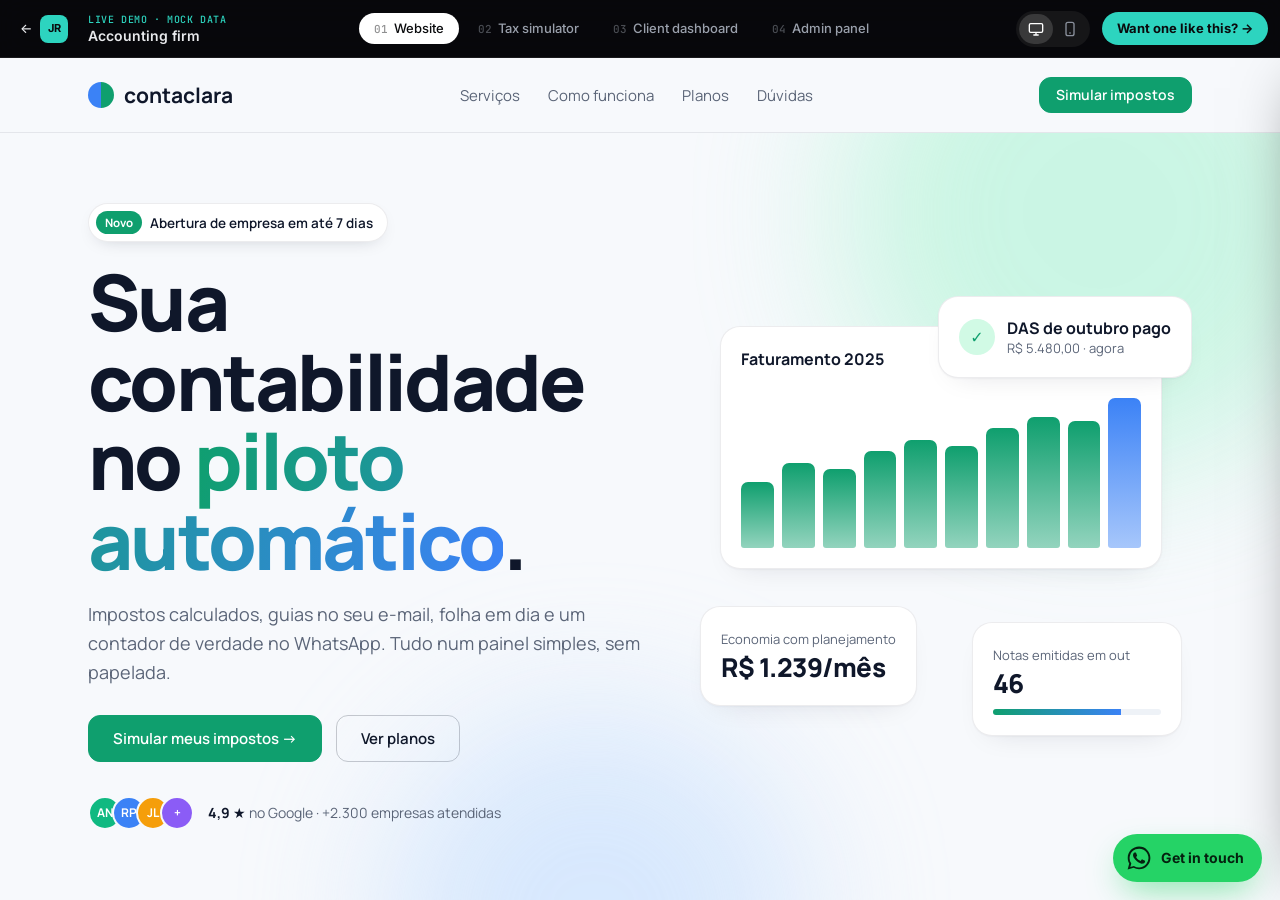
<file: demos/contabilidade.html>
<!doctype html>
<html lang="pt-BR">
<head>
  <meta charset="utf-8" />
  <meta name="viewport" content="width=device-width, initial-scale=1" />
  <title>Contabilidade — demo · Jeffersom Ribeiro</title>
  <meta name="description" content="Demo navegável de site + simulador de impostos + painel do cliente para escritório de contabilidade. Dados fictícios." />
  <link rel="icon" href="../assets/favicon.svg" type="image/svg+xml" />
  <link rel="preconnect" href="https://fonts.googleapis.com" />
  <link rel="preconnect" href="https://fonts.gstatic.com" crossorigin />
  <link href="https://fonts.googleapis.com/css2?family=Manrope:wght@400;500;600;700;800&family=Inter:wght@500;600;700&family=JetBrains+Mono:wght@500&display=swap" rel="stylesheet" />
  <link rel="stylesheet" href="kit.css" />
  <style>
    :root {
      --bg: #f7f9fc; --surface: #ffffff; --surface-2: #eef2f7; --line: rgba(15,23,42,.08);
      --fg: #0f172a; --muted: #5b6578; --accent: #0f9f6e; --accent-2: #3b82f6; --accent-ink: #ffffff;
      --ok: #0f9f6e; --radius: 20px; --btn-r: 12px;
      --font-d: "Manrope", system-ui, sans-serif; --font-b: "Manrope", system-ui, sans-serif;
    }
    .h1, .h2 { font-weight: 800; letter-spacing: -.035em; }
    .h1 em, .h2 em { font-style: normal; background: linear-gradient(100deg, var(--accent), var(--accent-2)); -webkit-background-clip: text; background-clip: text; color: transparent; }
    .card { box-shadow: 0 1px 2px rgba(15,23,42,.04), 0 12px 30px -18px rgba(15,23,42,.15); }
    .logo i { display: inline-block; width: 26px; height: 26px; border-radius: 50%; background: conic-gradient(var(--accent) 0 50%, var(--accent-2) 0); animation: spin 8s linear infinite; }
    @keyframes spin { to { transform: rotate(360deg); } }
    .pill { display: inline-flex; align-items: center; gap: 8px; padding: 7px 14px 7px 7px; border-radius: 999px; background: #fff; border: 1px solid var(--line); font-size: 13.5px; font-weight: 600; box-shadow: 0 6px 18px -10px rgba(15,23,42,.25); }
    .pill b { padding: 4px 9px; border-radius: 999px; background: var(--accent); color: #fff; font-size: 11.5px; }

    /* hero */
    .hero { position: relative; overflow: hidden; padding: 70px 0 100px; }
    .blob { position: absolute; border-radius: 50%; filter: blur(70px); opacity: .55; animation: drift 14s ease-in-out infinite alternate; pointer-events: none; }
    .blob--a { width: 520px; height: 520px; background: #a7f3d0; top: -180px; right: -80px; }
    .blob--b { width: 420px; height: 420px; background: #bfdbfe; bottom: -200px; left: 30%; animation-delay: -6s; }
    @keyframes drift { to { transform: translate(-60px, 50px) scale(1.15); } }
    .hero .wrap { position: relative; }
    .trust { display: flex; align-items: center; gap: 14px; margin-top: 34px; font-size: 14px; color: var(--muted); }
    .faces { display: flex; } .faces span { width: 34px; height: 34px; border-radius: 50%; border: 2px solid var(--bg); margin-left: -10px; display: grid; place-items: center; font-size: 12px; font-weight: 700; color: #fff; }
    .faces span:first-child { margin-left: 0; }
    .mock { position: relative; height: 440px; }
    .mock .card { position: absolute; padding: 20px; }
    .m1 { inset: 30px 30px auto 0; }
    .m1 .bars { height: 150px; }
    .m2 { right: 0; top: 0; display: flex; gap: 12px; align-items: center; animation-delay: -2s; }
    .m3 { left: -20px; bottom: 30px; animation-delay: -4s; }
    .m4 { right: 10px; bottom: 0; width: 210px; animation-delay: -3s; }
    .m3 strong, .m4 strong { display: block; font-size: 26px; font-weight: 800; letter-spacing: -.02em; }
    .ok-dot { width: 36px; height: 36px; border-radius: 50%; display: grid; place-items: center; background: #d1fae5; color: var(--accent); font-weight: 800; }

    .logos { padding: 30px 0; border-block: 1px solid var(--line); color: #94a3b8; font: 800 20px/1 var(--font-d); letter-spacing: -.02em; }

    /* como funciona */
    .how { counter-reset: s; }
    .how .card { position: relative; }
    .how .card::before { counter-increment: s; content: "0" counter(s); font: 800 44px/1 var(--font-d); color: transparent; -webkit-text-stroke: 1.5px var(--accent); }

    /* planos */
    .toggle { display: inline-flex; align-items: center; gap: 12px; margin-top: 24px; font-weight: 600; font-size: 14px; }
    .toggle .save { color: var(--accent); background: #d1fae5; padding: 4px 9px; border-radius: 999px; font-size: 12px; }
    .plan { display: flex; flex-direction: column; gap: 14px; }
    .plan .price { font: 800 44px/1 var(--font-d); letter-spacing: -.03em; transition: opacity .2s; }
    .plan .price small { font-size: 15px; color: var(--muted); font-weight: 600; }
    .plan ul { list-style: none; padding: 0; margin: 6px 0 10px; display: grid; gap: 10px; font-size: 14.5px; color: var(--muted); }
    .plan li::before { content: "✓"; color: var(--accent); font-weight: 800; margin-right: 9px; }
    .plan--pop { background: linear-gradient(160deg, #0f172a, #12263f); color: #fff; border-color: transparent; transform: translateY(-10px); }
    .plan--pop p, .plan--pop ul, .plan--pop .price small { color: #a5b4c8; }
    .plan__tag { align-self: flex-start; padding: 5px 11px; border-radius: 999px; font-size: 12px; font-weight: 700; background: linear-gradient(100deg, var(--accent), var(--accent-2)); color: #fff; }

    .faq details { border-bottom: 1px solid var(--line); padding: 20px 0; }
    .faq summary { cursor: pointer; list-style: none; display: flex; justify-content: space-between; gap: 16px; font-weight: 700; font-size: 17px; }
    .faq summary::after { content: "+"; font-size: 22px; color: var(--accent); transition: transform .3s; }
    .faq details[open] summary::after { transform: rotate(45deg); }
    .faq p { color: var(--muted); margin-top: 12px; line-height: 1.6; }
    .cta-band { border-radius: 28px; padding: 56px; color: #fff; background: radial-gradient(120% 140% at 0% 0%, #10b981, transparent 50%), radial-gradient(120% 140% at 100% 100%, #3b82f6, transparent 50%), #0f172a; }
    .cta-band .lead { color: #cbd5e1; }
    .cta-band .btn { background: #fff; color: #0f172a; border-color: #fff; }

    /* simulador */
    .sim { display: grid; grid-template-columns: 1fr 1fr; gap: 22px; align-items: start; }
    .big { font: 800 clamp(34px, 5cqi, 52px)/1 var(--font-d); letter-spacing: -.03em; }
    input[type=range] { width: 100%; accent-color: var(--accent); height: 28px; }
    .res { background: linear-gradient(160deg, #0f172a, #13293f); color: #fff; border: 0; }
    .res .muted { color: #94a3b8; }
    .res .ring { --s: 170px; --w: 16px; --c: #34d399; }
    .res .ring::before { background: conic-gradient(#f87171 calc(var(--p) * 1%), #34d399 0); }
    .res .ring b { font: 800 30px/1 var(--font-d); }
    .legend { display: grid; gap: 10px; font-size: 14px; }
    .legend i { display: inline-block; width: 10px; height: 10px; border-radius: 3px; margin-right: 8px; }
    .mei { display: none; margin-top: 14px; padding: 12px 14px; border-radius: 12px; background: #fef3c7; color: #92400e; font-size: 13.5px; font-weight: 600; }
    .mei.is-on { display: block; animation: screenIn .4s both; }

    /* painel */
    .guia { justify-content: space-between; }
    .guia b { display: block; } .guia small { color: var(--muted); }
    .drop { display: grid; place-items: center; gap: 8px; padding: 30px; border: 2px dashed color-mix(in srgb, var(--accent) 40%, var(--line)); border-radius: 16px; text-align: center; cursor: pointer; transition: background .2s, border-color .2s; }
    .drop:hover { background: color-mix(in srgb, var(--accent) 6%, transparent); border-color: var(--accent); }
    .prog { height: 6px; border-radius: 6px; background: var(--surface-2); overflow: hidden; margin-top: 8px; }
    .prog i { display: block; height: 100%; width: 0; background: linear-gradient(90deg, var(--accent), var(--accent-2)); transition: width .25s; }

    @container (max-width: 760px) {
      .mock { height: 380px; transform: scale(.9); transform-origin: top center; }
      .m3 { left: 0; }
      .sim { grid-template-columns: 1fr; }
      .plan--pop { transform: none; }
      .cta-band { padding: 34px 24px; }
    }
  </style>
</head>
<body data-sector="contabilidade">
<div class="stage"><main class="viewport">

  <!-- ===================== SITE ===================== -->
  <section class="screen" id="site" data-label="Site" data-label-en="Website" data-label-es="Sitio">
    <header class="sitenav"><div class="wrap">
      <a href="#site" class="logo"><i></i>contaclara</a>
      <nav><a href="#servicos">Serviços</a><a href="#como">Como funciona</a><a href="#planos">Planos</a><a href="#faq">Dúvidas</a></nav>
      <a class="btn btn--sm" href="#simulador">Simular impostos</a>
    </div></header>

    <div class="hero">
      <span class="blob blob--a"></span><span class="blob blob--b"></span>
      <div class="wrap split">
        <div>
          <span class="pill" data-reveal><b>Novo</b> Abertura de empresa em até 7 dias</span>
          <h1 class="h1" data-reveal>Sua contabilidade no <em>piloto automático</em>.</h1>
          <p class="lead" data-reveal>Impostos calculados, guias no seu e-mail, folha em dia e um contador de verdade no WhatsApp. Tudo num painel simples, sem papelada.</p>
          <div class="row mt" data-reveal>
            <a class="btn" href="#simulador">Simular meus impostos →</a>
            <a class="btn btn--ghost" href="#planos">Ver planos</a>
          </div>
          <div class="trust" data-reveal>
            <div class="faces"><span style="background:#10b981">AN</span><span style="background:#3b82f6">RP</span><span style="background:#f59e0b">JL</span><span style="background:#8b5cf6">+</span></div>
            <span><b style="color:var(--fg)">4,9 ★</b> no Google · +2.300 empresas atendidas</span>
          </div>
        </div>
        <div class="mock" data-reveal>
          <div class="card m1"><div class="row" style="justify-content:space-between"><b>Faturamento 2025</b><span class="badge badge--ok">+18%</span></div>
            <div class="bars mt" data-bars="32,41,38,47,52,49,58,63,61,72" data-pre="R$ " data-suf=" mil"></div></div>
          <div class="card m2 float"><span class="ok-dot">✓</span><div><b>DAS de outubro pago</b><div class="muted small">R$ 5.480,00 · agora</div></div></div>
          <div class="card m3 float"><span class="muted small">Economia com planejamento</span><strong data-count="1240" data-pre="R$ " data-suf="/mês">0</strong></div>
          <div class="card m4 float"><span class="muted small">Notas emitidas em out</span><strong data-count="46">0</strong><div class="prog"><i style="width:76%"></i></div></div>
        </div>
      </div>
    </div>

    <div class="logos marquee" style="--speed:40s"><div><span>Nórdica Café</span><span>Atlas Engenharia</span><span>Bloom Studio</span><span>Vértice Tech</span><span>Casa Ipê</span><span>Lume Odonto</span><span>Rota 9 Logística</span></div></div>

    <section class="sec" id="servicos"><div class="wrap">
      <div class="head center"><span class="eyebrow" data-reveal>Serviços</span><h2 class="h2" data-reveal>Tudo que sua empresa precisa, <em>num só lugar</em></h2></div>
      <div class="grid">
        <article class="card card--hover" data-reveal data-glow><span class="icon">⚡</span><h3>Abertura de empresa</h3><p>CNPJ, alvará e inscrições em até 7 dias. Grátis nos planos anuais.</p></article>
        <article class="card card--hover" data-reveal data-glow><span class="icon">▦</span><h3>Contabilidade mensal</h3><p>Apuração de impostos, balancetes e obrigações acessórias em dia.</p></article>
        <article class="card card--hover" data-reveal data-glow><span class="icon">☺</span><h3>Folha &amp; eSocial</h3><p>Pró-labore, funcionários, férias e 13º sem planilha.</p></article>
        <article class="card card--hover" data-reveal data-glow><span class="icon">◎</span><h3>Planejamento tributário</h3><p>Escolhemos o regime que faz você pagar menos, dentro da lei.</p></article>
        <article class="card card--hover" data-reveal data-glow><span class="icon">⇄</span><h3>BPO financeiro</h3><p>Contas a pagar e receber, conciliação bancária e relatórios.</p></article>
        <article class="card card--hover" data-reveal data-glow><span class="icon">✦</span><h3>Imposto de Renda</h3><p>Declaração de sócios e pessoas físicas com revisão dupla.</p></article>
      </div>
    </div></section>

    <section class="sec how" id="como" style="background:var(--surface)"><div class="wrap">
      <div class="head"><span class="eyebrow" data-reveal>Como funciona</span><h2 class="h2" data-reveal>Três passos e <em>pronto</em></h2></div>
      <div class="grid">
        <article class="card" data-reveal><h3>Conte sobre sua empresa</h3><p>Um formulário de 3 minutos. Sem reunião, sem burocracia.</p></article>
        <article class="card" data-reveal><h3>A gente organiza tudo</h3><p>Migramos seus dados do contador antigo e montamos o seu painel.</p></article>
        <article class="card" data-reveal><h3>Você acompanha online</h3><p>Guias, notas e relatórios num só lugar, com alertas no WhatsApp.</p></article>
      </div>
    </div></section>

    <section class="sec" id="planos"><div class="wrap">
      <div class="head center"><span class="eyebrow" data-reveal>Planos</span><h2 class="h2" data-reveal>Preço justo, <em>sem surpresa</em></h2>
        <div class="toggle" data-reveal>Mensal <button class="switch" id="anual" aria-pressed="false" aria-label="Cobrança anual"></button> Anual <span class="save">-15%</span></div></div>
      <div class="grid" style="align-items:center">
        <article class="card plan" data-reveal><h3 style="margin:0">MEI</h3><p class="muted">Para quem está começando.</p><div class="price" data-price="89">R$ 89<small>/mês</small></div>
          <ul><li>DAS mensal automático</li><li>Declaração anual (DASN)</li><li>Suporte por chat</li></ul><a class="btn btn--ghost btn--block" href="#simulador">Começar</a></article>
        <article class="card plan plan--pop" data-reveal><span class="plan__tag">Mais escolhido</span><h3 style="margin:0">Simples Nacional</h3><p>Serviços e comércio até R$ 4,8 mi/ano.</p><div class="price" data-price="249">R$ 249<small>/mês</small></div>
          <ul><li>Impostos e obrigações</li><li>Folha até 3 funcionários</li><li>Contador dedicado no WhatsApp</li><li>Painel financeiro</li></ul><a class="btn btn--block" href="#simulador">Assinar agora</a></article>
        <article class="card plan" data-reveal><h3 style="margin:0">Lucro Presumido</h3><p class="muted">Para empresas em crescimento.</p><div class="price" data-price="590">R$ 590<small>/mês</small></div>
          <ul><li>Tudo do Simples</li><li>Planejamento trimestral</li><li>Relatórios gerenciais</li></ul><a class="btn btn--ghost btn--block" href="#simulador">Falar com especialista</a></article>
      </div>
    </div></section>

    <section class="sec faq" id="faq" style="padding-top:20px"><div class="wrap wrap--narrow">
      <div class="head center"><h2 class="h2" data-reveal>Dúvidas <em>frequentes</em></h2></div>
      <details open><summary>Posso trocar de contador a qualquer momento?</summary><p>Sim. Nós pedimos a documentação ao seu contador atual e fazemos toda a transição sem custo.</p></details>
      <details><summary>Em quanto tempo abro minha empresa?</summary><p>Em média 7 dias úteis, dependendo da prefeitura e da atividade.</p></details>
      <details><summary>Atendem empresas de todo o Brasil?</summary><p>Sim, somos 100% digitais e atendemos todos os estados.</p></details>
      <details><summary>Tem fidelidade?</summary><p>Não. Nos planos mensais você cancela quando quiser.</p></details>
    </div></section>

    <section class="sec" style="padding-top:0"><div class="wrap">
      <div class="cta-band split" data-reveal><div><h2 class="h2" style="margin:0">Quanto você pagaria de imposto <em style="background:none;color:#6ee7b7">este mês</em>?</h2><p class="lead mt">Faça a simulação em 30 segundos.</p></div><div style="justify-self:end"><a class="btn" href="#simulador">Abrir simulador →</a></div></div>
    </div></section>
    <footer class="foot"><div class="wrap"><span>© contaclara · demo fictícia</span><span>CRC · LGPD · atendimento digital</span></div></footer>
  </section>

  <!-- ===================== SIMULADOR ===================== -->
  <section class="screen" id="simulador" data-label="Simulador" data-label-en="Tax simulator" data-label-es="Simulador">
    <div class="sec"><div class="wrap">
      <div class="head"><span class="eyebrow">Simulador · Simples Nacional</span><h2 class="h2">Quanto de imposto <em>você paga?</em></h2></div>
      <div class="sim">
        <div class="card">
          <label class="field" for="fat">Faturamento médio mensal</label>
          <div class="big" id="fatOut" style="margin:10px 0 6px">R$ 30.000</div>
          <input type="range" id="fat" min="2000" max="400000" step="1000" value="30000">
          <div class="row muted small" style="justify-content:space-between"><span>R$ 2 mil</span><span>R$ 400 mil</span></div>
          <p class="field mt">Atividade principal</p>
          <div class="opts" data-group="anexo" style="margin-top:10px;grid-template-columns:repeat(auto-fit,minmax(120px,1fr))">
            <button class="opt" data-value="comercio"><span><b>Comércio</b><small>Anexo I</small></span></button>
            <button class="opt" data-value="industria"><span><b>Indústria</b><small>Anexo II</small></span></button>
            <button class="opt is-on" data-value="servicos"><span><b>Serviços</b><small>Anexo III</small></span></button>
          </div>
          <div class="mei" id="mei">💡 Com esse faturamento você pode se enquadrar como MEI, com imposto fixo mensal.</div>
          <p class="muted small mt">Estimativa ilustrativa baseada nas tabelas do Simples Nacional (LC 123/2006). Não substitui a análise de um contador.</p>
        </div>
        <div class="card res">
          <div class="row" style="justify-content:space-between"><span class="muted">Imposto estimado (DAS)</span><span class="badge" id="faixa" style="--c:#6ee7b7">Faixa 1</span></div>
          <div class="big" id="das" style="margin:12px 0 24px">R$ 0</div>
          <div class="row" style="gap:28px">
            <div class="ring" id="ring" data-p="0"><div><b id="aliq">0%</b><div class="muted small">alíquota efetiva</div></div></div>
            <div class="legend">
              <div><i style="background:#f87171"></i>Imposto <b id="lgImp">R$ 0</b></div>
              <div><i style="background:#34d399"></i>Fica com você <b id="lgLiq">R$ 0</b></div>
              <div class="muted">No ano: <b style="color:#fff" id="ano">R$ 0</b></div>
            </div>
          </div>
          <button class="btn btn--block mt" id="falar">Quero pagar menos imposto →</button>
        </div>
      </div>
    </div></div>
  </section>

  <!-- ===================== PAINEL ===================== -->
  <section class="screen" id="painel" data-label="Painel do cliente" data-label-en="Client dashboard" data-label-es="Panel del cliente">
    <div class="app">
      <aside class="app__side">
        <a href="#site" class="logo"><i></i>contaclara</a>
        <a class="is-on" href="#painel">▦ Visão geral</a><a href="#painel">▤ Notas fiscais</a><a href="#painel">◎ Impostos</a><a href="#painel">☺ Folha</a><a href="#painel">⇪ Documentos</a><a href="#painel">↗ Relatórios</a>
        <span class="spacer"></span>
        <div class="card" style="padding:16px;font-size:13px"><b>Seu contador</b><div class="row" style="margin-top:10px;gap:10px"><span class="avatar" style="width:34px;height:34px;font-size:12px">LP</span><div>Lucas Prado<div class="muted small">online agora</div></div></div></div>
      </aside>
      <div class="app__main">
        <div class="app__top">
          <div><p class="muted small">Bloom Studio LTDA · Simples Nacional</p><h2>Visão geral · outubro</h2></div>
          <a class="btn btn--sm" href="#simulador">Simular cenário</a>
        </div>
        <div class="kpis">
          <div class="kpi" data-reveal><small>Faturamento</small><strong data-count="84320" data-pre="R$ ">0</strong><em>▲ 12% vs. setembro</em></div>
          <div class="kpi" data-reveal><small>Impostos do mês</small><strong data-count="5480" data-pre="R$ ">0</strong><em style="color:var(--muted)">alíquota 6,5%</em></div>
          <div class="kpi" data-reveal><small>Lucro estimado</small><strong data-count="31900" data-pre="R$ ">0</strong><em>▲ 8%</em></div>
          <div class="kpi" data-reveal><small>Notas emitidas</small><strong data-count="46">0</strong><em>3 canceladas</em></div>
        </div>
        <div class="dash">
          <div class="panel">
            <div class="panel__h"><h3>Faturamento · últimos 12 meses</h3><span class="badge badge--ok">+18% no ano</span></div>
            <div class="bars" data-bars="52,58,49,61,66,63,70,68,74,71,75,84" data-labels="nov,dez,jan,fev,mar,abr,mai,jun,jul,ago,set,out" data-pre="R$ " data-suf=" mil"></div>
            <div class="panel__h mt"><h3>Últimas notas</h3></div>
            <div class="table-wrap"><table class="table"><thead><tr><th>Nº</th><th>Cliente</th><th>Valor</th><th>Status</th></tr></thead><tbody>
              <tr><td>2046</td><td>Vértice Tech</td><td>R$ 12.400,00</td><td><span class="badge badge--ok">Autorizada</span></td></tr>
              <tr><td>2045</td><td>Casa Ipê</td><td>R$ 3.800,00</td><td><span class="badge badge--ok">Autorizada</span></td></tr>
              <tr><td>2044</td><td>Nórdica Café</td><td>R$ 1.250,00</td><td><span class="badge badge--warn">Processando</span></td></tr>
              <tr><td>2043</td><td>Atlas Engenharia</td><td>R$ 9.900,00</td><td><span class="badge badge--bad">Cancelada</span></td></tr>
            </tbody></table></div>
          </div>
          <div style="display:grid;gap:18px">
            <div class="panel">
              <div class="panel__h"><h3>Guias a vencer</h3><span class="muted small">novembro</span></div>
              <div class="list" id="guias">
                <div class="guia"><div><b>DAS · Simples</b><small>vence 20/11 · R$ 5.480,00</small></div><button class="btn btn--sm">Pagar</button></div>
                <div class="guia"><div><b>FGTS</b><small>vence 07/11 · R$ 1.136,00</small></div><button class="btn btn--sm">Pagar</button></div>
                <div class="guia"><div><b>INSS · pró-labore</b><small>vence 20/11 · R$ 584,00</small></div><button class="btn btn--sm">Pagar</button></div>
              </div>
            </div>
            <div class="panel">
              <div class="panel__h"><h3>Enviar documentos</h3></div>
              <div class="drop" id="drop" role="button" tabindex="0"><span class="icon">⇪</span><b>Arraste extratos e notas aqui</b><span class="muted small">ou clique para simular um envio</span></div>
              <div class="prog" id="prog" hidden><i></i></div>
            </div>
          </div>
        </div>
      </div>
    </div>
  </section>

  <!-- ===================== PAINEL ADMIN (escritório contábil) ===================== -->
  <section class="screen" id="admin" data-label="Painel admin" data-label-en="Admin panel" data-label-es="Panel admin">
    <div class="app">
      <aside class="app__side">
        <a href="#site" class="logo"><i></i>escritório</a>
        <a data-view="c-home" class="is-on"><i>▦</i>Visão geral</a>
        <a data-view="c-cli"><i>☺</i>Carteira de clientes</a>
        <a data-view="c-obr"><i>✓</i>Obrigações</a>
        <a data-view="c-docs"><i>⇪</i>Documentos recebidos</a>
        <span class="spacer"></span>
        <div class="card" style="padding:14px;font-size:13px"><b>Fechamento de novembro</b><div class="bar" style="margin-top:10px"><i style="--v:72%"></i></div><div class="muted small" style="margin-top:6px">72% das obrigações entregues</div></div>
      </aside>
      <div class="app__main">
        <div class="app__top">
          <div><p class="muted small">Escritório · 86 clientes ativos</p><h2 data-view-title>Visão geral</h2></div>
          <div class="row"><button class="cmdk-btn" data-cmdk>⌕ <span class="t">Buscar cliente, CNPJ, guia…</span><span class="kbd">⌘K</span></button><button class="bell" data-n="4" data-drawer="#c-notif" aria-label="Notificações">🔔</button><span class="avatar">LP</span></div>
        </div>

        <div class="view" id="c-home">
          <div class="kpis">
            <div class="kpi"><small>Clientes ativos</small><strong data-count="86">0</strong><em>+4 em outubro</em></div>
            <div class="kpi"><small>Receita recorrente</small><strong data-count="21940" data-pre="R$ ">0</strong><em>▲ 6%</em></div>
            <div class="kpi"><small>Docs pendentes</small><strong data-count="7">0</strong><em style="color:var(--warn)">cobrança automática ativa</em></div>
            <div class="kpi"><small>Guias enviadas</small><strong data-count="214">0</strong><em>no app e por e-mail</em></div>
          </div>
          <div class="dash">
            <div class="panel">
              <div class="panel__h"><h3>Fechamento do mês</h3><span class="badge badge--info">vence dia 20</span></div>
              <div style="display:grid;gap:16px" id="fech"></div>
            </div>
            <div class="panel">
              <div class="panel__h"><h3>Precisa da sua atenção</h3><span class="muted small">alertas automáticos</span></div>
              <div class="list" id="alertas"></div>
            </div>
          </div>
        </div>

        <div class="view" id="c-cli">
          <div class="toolbar">
            <input class="input" data-filter="#cliList" placeholder="Buscar cliente ou CNPJ…" aria-label="Buscar clientes">
            <div class="chips" data-group="reg" data-chips="#cliList"><button class="opt is-on" data-value="all">Todos</button><button class="opt" data-value="mei">MEI</button><button class="opt" data-value="sn">Simples</button><button class="opt" data-value="lp">Presumido</button><button class="opt" data-value="pend">Com pendência</button></div>
          </div>
          <div class="panel"><div class="table-wrap"><table class="table"><thead><tr><th>Cliente</th><th>Regime</th><th>Faturamento out</th><th>Documentos</th><th>Resp.</th></tr></thead><tbody id="cliList"></tbody></table></div></div>
        </div>

        <div class="view" id="c-obr">
          <div class="toolbar"><span class="muted small">Arraste as guias pelo fluxo. Ao entregar, o cliente recebe a guia no app e por e-mail.</span></div>
          <div class="kanban" id="obr">
            <div class="kcol"><h4>A fazer <span data-n></span></h4><div class="kcards"></div></div>
            <div class="kcol"><h4>Em apuração <span data-n></span></h4><div class="kcards"></div></div>
            <div class="kcol"><h4>Revisão <span data-n></span></h4><div class="kcards"></div></div>
            <div class="kcol"><h4>Entregue <span data-n></span></h4><div class="kcards"></div></div>
          </div>
        </div>

        <div class="view" id="c-docs">
          <div class="toolbar"><span class="muted small">Notas, extratos e recibos chegam pelo app/WhatsApp e são classificados automaticamente.</span><span class="spacer"></span><button class="btn btn--sm" id="lancarTodos">Lançar todos</button></div>
          <div class="panel"><div class="list" id="docs"></div></div>
        </div>
      </div>
    </div>
    <template id="c-notif" data-title="Notificações">
      <div class="list">
        <div><span class="icon">⚠</span><div><b>Atlas Engenharia mudou de faixa</b><div class="muted small">Faturamento 12 meses passou de R$ 720 mil</div></div></div>
        <div><span class="icon">⇪</span><div><b>12 documentos novos</b><div class="muted small">Enviados por 5 clientes via app</div></div></div>
        <div><span class="icon">✓</span><div><b>DAS de outubro pago</b><div class="muted small">Bloom Studio · confirmação bancária</div></div></div>
        <div><span class="icon">✉</span><div><b>Nova empresa para abrir</b><div class="muted small">Formulário do site · Ana Lima · serviços</div></div></div>
      </div>
    </template>
  </section>

</main></div>
<script src="kit.js"></script>
<script>
(function () {
  var D = window.Demo, $ = D.$;

  /* Simples Nacional: [teto RBT12, alíquota nominal, parcela a deduzir] por anexo */
  var ANEXOS = {
    comercio:  [[180e3, .04, 0], [360e3, .073, 5940], [720e3, .095, 13860], [1.8e6, .107, 22500], [3.6e6, .143, 87300], [4.8e6, .19, 378000]],
    industria: [[180e3, .045, 0], [360e3, .078, 5940], [720e3, .10, 13860], [1.8e6, .112, 22500], [3.6e6, .147, 85500], [4.8e6, .30, 720000]],
    servicos:  [[180e3, .06, 0], [360e3, .112, 9360], [720e3, .135, 17640], [1.8e6, .16, 35640], [3.6e6, .21, 125640], [4.8e6, .33, 648000]]
  };
  function simples(mensal, anexo) {
    var rbt = mensal * 12, t = ANEXOS[anexo], i = 0;
    while (i < t.length - 1 && rbt > t[i][0]) i++;
    var ef = (rbt * t[i][1] - t[i][2]) / rbt;
    return { faixa: i + 1, ef: ef, das: mensal * ef };
  }
  console.assert(Math.round(simples(10000, "servicos").das) === 600, "simples: faixa 1 serviços");
  console.assert(simples(50000, "comercio").faixa === 3 && Math.abs(simples(50000, "comercio").ef - (600000 * .095 - 13860) / 600000) < 1e-12, "simples: faixa 3 comércio");

  var fat = $("#fat"), anexo = "servicos";
  function calc() {
    var v = +fat.value, r = simples(v, anexo);
    $("#fatOut").textContent = D.brl(v).replace(",00", "");
    $("#das").textContent = D.brl(r.das);
    $("#aliq").textContent = (r.ef * 100).toFixed(2).replace(".", ",") + "%";
    $("#faixa").textContent = "Faixa " + r.faixa;
    $("#lgImp").textContent = D.brl(r.das);
    $("#lgLiq").textContent = D.brl(v - r.das);
    $("#ano").textContent = D.brl(r.das * 12);
    $("#mei").classList.toggle("is-on", v <= 6750 && anexo !== "industria");
    D.setP($("#ring"), Math.max(2, r.ef * 100 * 3)); // ×3 só para o anel ficar legível
  }
  fat.addEventListener("input", calc);
  $('[data-group="anexo"]').addEventListener("pick", function (e) { anexo = e.detail.dataset.value; calc(); });
  calc();
  $("#falar").addEventListener("click", function () { D.toast("Pronto! Um contador vai te chamar no WhatsApp em instantes."); });

  /* planos mensal/anual */
  $("#anual").addEventListener("click", function () {
    var anual = this.getAttribute("aria-pressed") !== "true"; // o kit alterna depois deste handler
    D.$$("[data-price]").forEach(function (p) {
      var v = Math.round(p.dataset.price * (anual ? .85 : 1));
      p.style.opacity = 0;
      setTimeout(function () { p.innerHTML = "R$ " + v + "<small>/mês" + (anual ? " · anual" : "") + "</small>"; p.style.opacity = 1; }, 180);
    });
  });

  /* guias */
  $("#guias").addEventListener("click", function (e) {
    var b = e.target.closest("button"); if (!b) return;
    b.outerHTML = '<span class="badge badge--ok">Pago</span>';
    D.toast("Pagamento agendado via Pix. Comprovante salvo no painel.");
  });

  /* upload simulado */
  var busy = false;
  function upload() {
    if (busy) return; busy = true;
    var p = $("#prog"), bar = p.firstChild, k = 0; p.hidden = false;
    var t = setInterval(function () {
      k = Math.min(100, k + 7 + Math.random() * 12); bar.style.width = k + "%";
      if (k >= 100) { clearInterval(t); D.toast("3 arquivos enviados. Seu contador já foi avisado."); setTimeout(function () { p.hidden = true; bar.style.width = 0; busy = false; }, 700); }
    }, 120);
  }
  $("#drop").addEventListener("click", upload);
  $("#drop").addEventListener("keydown", function (e) { if (e.key === "Enter" || e.key === " ") { e.preventDefault(); upload(); } });
})();
</script>
<script>
/* Painel admin do escritório contábil */
(function () {
  var D = window.Demo, $ = D.$, esc = D.esc;

  $("#fech").innerHTML = [["DAS · Simples Nacional", 64, 78], ["DCTFWeb", 40, 52], ["eSocial · folha", 30, 52], ["FGTS Digital", 48, 52], ["Notas de serviço (ISS)", 70, 86]]
    .map(function (o, i) { var p = Math.round(o[1] / o[2] * 100); return '<div><div class="row" style="justify-content:space-between;font-size:14px"><b>' + o[0] + '</b><span class="muted">' + o[1] + "/" + o[2] + '</span></div><div class="bar" style="margin-top:8px"><i style="--v:' + p + "%;--c:" + (p > 85 ? "var(--ok)" : p > 65 ? "var(--accent-2)" : "var(--warn)") + ";animation-delay:" + i * 90 + 'ms"></i></div></div>'; }).join("");
  $("#alertas").innerHTML = [["Atlas Engenharia mudou de faixa no Simples", "Revisar alíquota de novembro (7,3% → 9,5%)"], ["Casa Ipê sem extrato de outubro", "Lembrete automático enviado 2× no WhatsApp"],
    ["Vértice Tech: pró-labore acima do teto do INSS", "Sugerir ajuste ao cliente"], ["Nórdica Café perto do limite do MEI", "R$ 74 mil de R$ 81 mil no ano"]]
    .map(function (a) { return '<div class="todo"><span class="box"></span><div><b>' + esc(a[0]) + '</b><div class="muted small">' + esc(a[1]) + "</div></div></div>"; }).join("");

  /* carteira */
  var REG = { mei: "MEI", sn: "Simples", lp: "Presumido" };
  var C = [["Bloom Studio", "12.345.678/0001-90", "sn", 84320, 0, "LP"], ["Atlas Engenharia", "23.456.789/0001-01", "sn", 162000, 0, "LP"], ["Casa Ipê", "34.567.890/0001-12", "sn", 38900, 2, "RM"],
    ["Nórdica Café", "45.678.901/0001-23", "mei", 6200, 0, "RM"], ["Vértice Tech", "56.789.012/0001-34", "lp", 310000, 1, "LP"], ["Lume Odonto", "67.890.123/0001-45", "sn", 97400, 0, "AS"],
    ["Rota 9 Logística", "78.901.234/0001-56", "lp", 455000, 3, "AS"], ["Ana Lima Design", "89.012.345/0001-67", "mei", 5100, 1, "RM"]];
  $("#cliList").innerHTML = C.map(function (c, i) {
    return '<tr data-i="' + i + '" data-tag="' + c[2] + (c[4] ? " pend" : "") + '"><td><b>' + esc(c[0]) + '</b><div class="muted small">' + c[1] + "</div></td><td>" + REG[c[2]] + "</td><td>" + D.brl(c[3]).replace(",00", "") +
      "</td><td>" + (c[4] ? '<span class="badge badge--warn">' + c[4] + " pendente" + (c[4] > 1 ? "s" : "") + "</span>" : '<span class="badge badge--ok">Completo</span>') + '</td><td><span class="avatar" style="width:30px;height:30px;font-size:11px">' + c[5] + "</span></td></tr>";
  }).join("");
  $("#cliList").addEventListener("click", function (e) {
    var tr = e.target.closest("tr"); if (!tr) return;
    var c = C[+tr.dataset.i], m = c[3] / 12;
    D.drawer(c[0], '<p class="muted small">' + c[1] + " · " + REG[c[2]] + '</p>' +
      '<div class="kpis" style="margin:0"><div class="kpi"><small>Faturamento out</small><strong>' + D.brl(c[3]).replace(",00", "") + '</strong></div><div class="kpi"><small>Imposto estimado</small><strong>' + D.brl(c[3] * (c[2] === "mei" ? 0 : c[2] === "sn" ? .065 : .1133)).replace(",00", "") + "</strong></div></div>" +
      '<div class="panel" style="padding:16px"><div class="panel__h" style="margin-bottom:10px"><h3>Checklist de novembro</h3></div><div class="list">' +
      ["Extratos bancários recebidos", "Notas de entrada conferidas", "Folha e pró-labore calculados", "Guia gerada e enviada"].map(function (t, k) { return '<div class="todo' + (k < 2 && !c[4] ? " is-done" : "") + '"><span class="box"></span><b style="font-size:14px">' + t + "</b></div>"; }).join("") + "</div></div>" +
      '<div class="bars" style="height:110px" data-bars="' + [.8, .9, .85, 1, .95, 1.1].map(function (k) { return Math.round(m * k); }).join(",") + '" data-labels="mai,jun,jul,ago,set,out" data-pre="R$ "></div>' +
      '<div class="row"><button class="btn btn--sm" data-act="Pedido de documentos enviado no WhatsApp do cliente">Pedir documentos</button><button class="btn btn--ghost btn--sm" data-act="Relatório gerencial em PDF enviado ao cliente">Enviar relatório</button></div>');
  });
  document.addEventListener("click", function (e) { var b = e.target.closest("[data-act]"); if (b) D.toast(b.dataset.act); });

  /* obrigações (kanban) */
  var O = [["DAS", "Casa Ipê", "20/11", 0], ["DCTFWeb", "Vértice Tech", "15/11", 0], ["FGTS Digital", "Rota 9 Logística", "20/11", 0], ["DAS", "Atlas Engenharia", "20/11", 1],
    ["eSocial", "Lume Odonto", "15/11", 1], ["DAS", "Bloom Studio", "20/11", 2], ["IRPJ/CSLL", "Rota 9 Logística", "29/11", 2], ["DAS", "Nórdica Café", "20/11", 3], ["DCTFWeb", "Bloom Studio", "15/11", 3]];
  var cols = D.$$("#obr .kcards");
  O.forEach(function (o) {
    cols[o[3]].insertAdjacentHTML("beforeend", '<div class="kcard" draggable="true"><b>' + o[0] + " · " + esc(o[1]) + '</b>vence ' + o[2] + '<footer><span class="badge badge--' + (o[2] === "15/11" ? "warn" : "info") + '">' + (o[2] === "15/11" ? "esta semana" : "no prazo") + '</span><button class="kadv" aria-label="Avançar">→</button></footer></div>');
  });
  D.kcount($("#obr"));
  $("#obr").addEventListener("kmove", function (e) { if (e.detail.to === cols[3].parentNode) e.detail.msg = "Entregue! Guia enviada ao cliente no app e por e-mail"; });

  /* documentos recebidos */
  var DOCS = [["🧾", "NF-e 2046 · Vértice Tech", "Bloom Studio", "Nota de saída"], ["🏦", "Extrato Itaú · outubro", "Casa Ipê", "Extrato"], ["🧾", "Recibo de aluguel", "Lume Odonto", "Despesa"],
    ["🏦", "Extrato Nubank PJ · outubro", "Atlas Engenharia", "Extrato"], ["📄", "Contrato social alterado", "Vértice Tech", "Societário"]];
  $("#docs").innerHTML = DOCS.map(function (d) {
    return '<div><span class="icon">' + d[0] + '</span><div style="flex:1"><b>' + esc(d[1]) + '</b><div class="muted small">' + esc(d[2]) + ' · classificado como <b style="color:var(--accent)">' + d[3] + '</b></div></div><button class="btn btn--sm btn--ghost" data-lanc>Lançar</button></div>';
  }).join("");
  function lancar(b) { b.outerHTML = '<span class="badge badge--ok">Lançado</span>'; }
  $("#docs").addEventListener("click", function (e) { var b = e.target.closest("[data-lanc]"); if (b) { lancar(b); D.toast("Lançamento contábil criado"); } });
  $("#lancarTodos").addEventListener("click", function () {
    D.$$("#docs [data-lanc]").forEach(function (b, i) { setTimeout(function () { lancar(b); }, i * 160); });
    D.toast("Todos os documentos foram lançados na contabilidade");
  });

  D.cmd("Lançar documentos pendentes", function () { D.go("admin"); D.$('[data-view="c-docs"]').click(); });
  D.cmd("Clientes com pendência", function () { D.go("admin"); D.$('[data-view="c-cli"]').click(); D.$('[data-chips="#cliList"] [data-value="pend"]').click(); });
})();
</script>
</body>
</html>
</file>
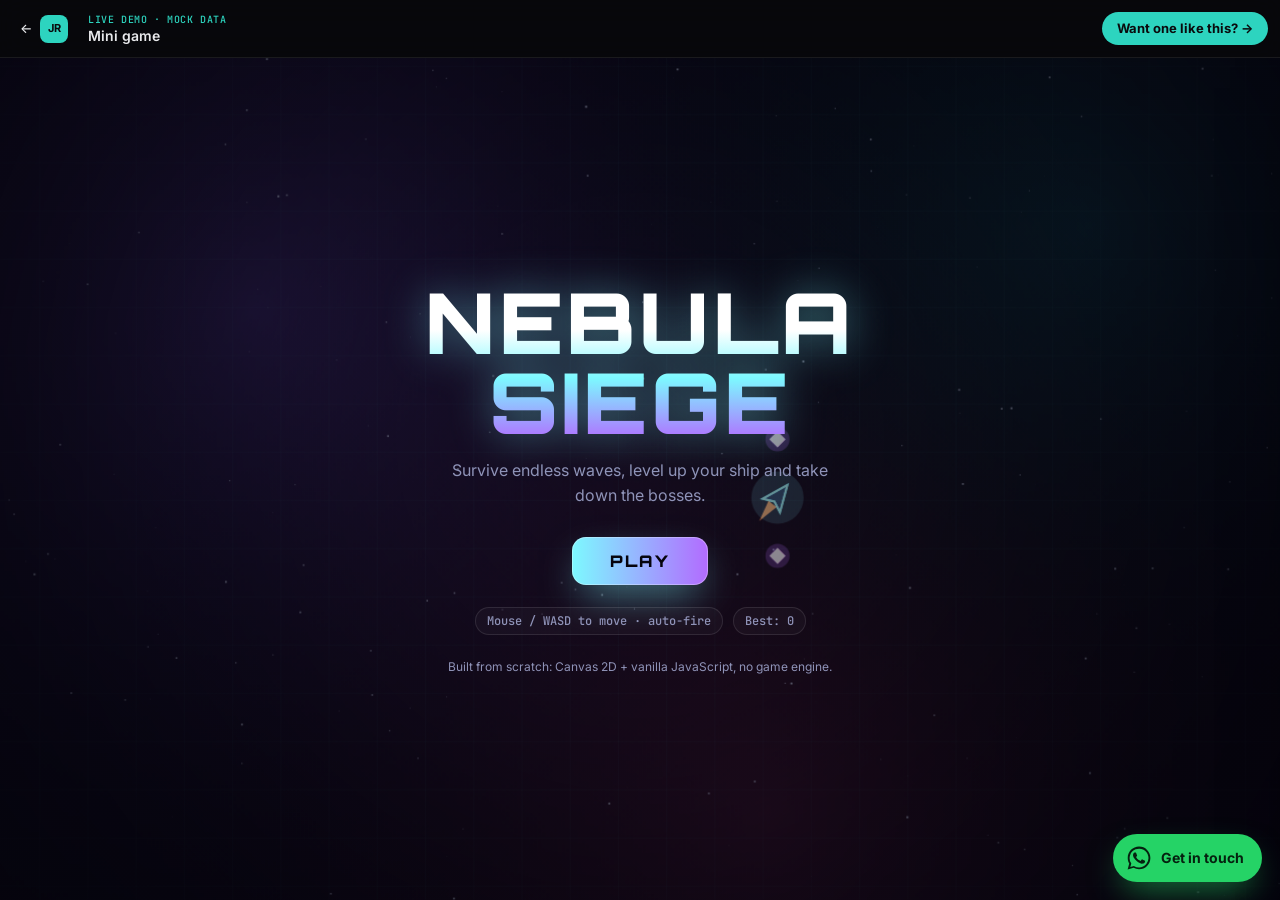
<file: demos/game.html>
<!doctype html>
<html lang="pt-BR">
<head>
  <meta charset="utf-8" />
  <meta name="viewport" content="width=device-width, initial-scale=1, maximum-scale=1" />
  <title>Nebula Siege — mini game · Jeffersom Ribeiro</title>
  <meta name="description" content="Mini game arcade feito do zero com Canvas 2D e JavaScript puro: ondas, chefes, upgrades e partículas." />
  <link rel="icon" href="../assets/favicon.svg" type="image/svg+xml" />
  <link rel="preconnect" href="https://fonts.googleapis.com" />
  <link rel="preconnect" href="https://fonts.gstatic.com" crossorigin />
  <link href="https://fonts.googleapis.com/css2?family=Orbitron:wght@500;700;900&family=Inter:wght@400;500;600;700&family=JetBrains+Mono:wght@500&display=swap" rel="stylesheet" />
  <link rel="stylesheet" href="kit.css" />
  <style>
    :root { --bg: #05040d; --fg: #eef0ff; --muted: #8f93b8; --accent: #7df9ff; --accent-2: #b26bff; --accent-ink: #05040d; --font-d: "Orbitron", sans-serif; --font-b: "Inter", sans-serif; }
    .viewport { overflow: hidden; }
    .game { position: absolute; inset: 0; user-select: none; -webkit-user-select: none; }
    #cv { display: block; width: 100%; height: 100%; touch-action: none; cursor: crosshair; }

    .hud { position: absolute; inset: 0; pointer-events: none; font: 700 13px/1 var(--font-d); letter-spacing: .08em; }
    .hud__l, .hud__r { position: absolute; top: 16px; display: flex; align-items: center; gap: 10px; }
    .hud__l { left: 16px; } .hud__r { right: 16px; gap: 16px; color: var(--muted); }
    .hud__r b { color: var(--fg); }
    .hp { width: 150px; height: 10px; border-radius: 99px; background: rgba(255,255,255,.08); overflow: hidden; box-shadow: 0 0 0 1px rgba(125,249,255,.25); }
    .hp i { display: block; height: 100%; width: 100%; background: linear-gradient(90deg, #ff4d8d, #ffa53d 50%, #7df9ff); transition: width .3s; }
    .hud__c { position: absolute; top: 12px; left: 50%; transform: translateX(-50%); text-align: center; }
    .hud__c b { display: block; font-size: 26px; color: #fff; text-shadow: 0 0 18px rgba(125,249,255,.7); }
    .hud__c small { display: block; margin-top: 6px; color: #ffd23d; font-size: 11px; min-height: 11px; transition: transform .15s; }
    .xp { position: absolute; left: 0; right: 0; bottom: 0; height: 4px; background: rgba(255,255,255,.06); }
    .xp i { display: block; height: 100%; width: 0; background: linear-gradient(90deg, var(--accent-2), var(--accent)); box-shadow: 0 0 12px var(--accent); transition: width .25s; }
    .boss { position: absolute; top: 64px; left: 50%; width: min(60%, 460px); transform: translateX(-50%); text-align: center; color: #d6b4ff; font-size: 11px; }
    .boss div { height: 8px; margin-top: 6px; border-radius: 99px; background: rgba(178,107,255,.15); overflow: hidden; box-shadow: 0 0 0 1px rgba(178,107,255,.5); }
    .boss i { display: block; height: 100%; background: linear-gradient(90deg, #ff4d8d, #b26bff); transition: width .2s; }
    .banner { position: absolute; top: 38%; left: 0; right: 0; text-align: center; pointer-events: none; opacity: 0;
      font: 900 clamp(28px, 7cqi, 64px)/1 var(--font-d); letter-spacing: .12em; color: #fff; text-shadow: 0 0 30px var(--accent), 0 0 60px var(--accent-2); }
    .banner.show { animation: ban 1.7s var(--ease) both; }
    @keyframes ban { 0% { opacity: 0; transform: scale(1.6); letter-spacing: .5em; } 18% { opacity: 1; transform: none; letter-spacing: .12em; } 75% { opacity: 1; } 100% { opacity: 0; transform: translateY(-20px); } }

    .overlay { position: absolute; inset: 0; display: grid; place-items: center; padding: 20px; background: radial-gradient(circle at 50% 45%, rgba(5,4,13,.35), rgba(5,4,13,.85)); animation: screenIn .5s var(--ease) both; }
    .panel-g { width: min(100%, 560px); text-align: center; }
    .title { font: 900 clamp(38px, 9cqi, 84px)/.95 var(--font-d); letter-spacing: .04em; color: #fff;
      background: linear-gradient(180deg, #fff 30%, #7df9ff 60%, #b26bff); -webkit-background-clip: text; background-clip: text; color: transparent;
      filter: drop-shadow(0 0 22px rgba(125,249,255,.45)); animation: glow 3s ease-in-out infinite alternate; }
    @keyframes glow { to { filter: drop-shadow(0 0 34px rgba(178,107,255,.7)); } }
    .sub { color: var(--muted); margin: 16px auto 0; max-width: 420px; line-height: 1.6; }
    .gbtn { margin-top: 28px; padding: 16px 38px; border: 0; border-radius: 14px; cursor: pointer; font: 900 16px/1 var(--font-d); letter-spacing: .14em;
      color: var(--accent-ink); background: linear-gradient(90deg, #7df9ff, #b26bff); box-shadow: 0 0 0 1px rgba(255,255,255,.3) inset, 0 16px 40px -10px rgba(125,249,255,.6); transition: transform .2s; }
    .gbtn:hover { transform: translateY(-2px) scale(1.04); }
    .meta { display: flex; justify-content: center; flex-wrap: wrap; gap: 10px; margin-top: 22px; font: 500 12px/1 "JetBrains Mono", monospace; color: var(--muted); }
    .meta span { padding: 7px 11px; border-radius: 99px; border: 1px solid rgba(255,255,255,.1); background: rgba(255,255,255,.03); }
    .cards { display: grid; grid-template-columns: repeat(3, 1fr); gap: 14px; margin-top: 26px; }
    .upg { padding: 22px 14px; border-radius: 18px; cursor: pointer; text-align: center; color: var(--fg); border: 1px solid rgba(125,249,255,.25);
      background: linear-gradient(180deg, rgba(125,249,255,.08), rgba(178,107,255,.06)); transition: transform .25s var(--ease), border-color .2s, box-shadow .25s; animation: screenIn .45s var(--ease) both; }
    .upg:hover, .upg:focus-visible { transform: translateY(-6px); border-color: var(--accent); box-shadow: 0 20px 50px -20px rgba(125,249,255,.6); outline: none; }
    .upg i { display: block; font-style: normal; font-size: 34px; color: var(--accent); text-shadow: 0 0 18px var(--accent); }
    .upg b { display: block; margin-top: 12px; font: 700 13px/1.2 var(--font-d); letter-spacing: .06em; }
    .upg small { display: block; margin-top: 8px; color: var(--muted); font-size: 12.5px; }
    .upg kbd { display: inline-block; margin-top: 10px; font: 500 11px/1 "JetBrains Mono", monospace; color: var(--muted); border: 1px solid rgba(255,255,255,.15); border-radius: 5px; padding: 3px 6px; }
    .stats-g { display: grid; grid-template-columns: repeat(3, 1fr); gap: 10px; margin-top: 22px; }
    .stats-g div { padding: 14px 8px; border-radius: 14px; background: rgba(255,255,255,.04); border: 1px solid rgba(255,255,255,.08); }
    .stats-g b { display: block; font: 900 24px/1 var(--font-d); color: #fff; }
    .stats-g small { display: block; margin-top: 6px; color: var(--muted); font-size: 11px; letter-spacing: .08em; text-transform: uppercase; }
    .pause-btn { position: absolute; left: 16px; bottom: 18px; width: 42px; height: 42px; border-radius: 12px; border: 1px solid rgba(255,255,255,.15); background: rgba(5,4,13,.6); color: #fff; cursor: pointer; font: 700 14px/1 var(--font-d); }
    @container (max-width: 600px) {
      .cards { grid-template-columns: 1fr; gap: 10px; }
      .upg { display: grid; grid-template-columns: 44px 1fr; text-align: left; align-items: center; padding: 14px; gap: 2px 12px; }
      .upg i { grid-row: span 2; font-size: 28px; } .upg b { margin: 0; } .upg small { margin: 0; } .upg kbd { display: none; }
      .hp { width: 90px; } .hud__r { gap: 10px; font-size: 11px; }
      .hud__c { top: 40px; } .boss { top: 92px; }
    }
  </style>
</head>
<body data-sector="game" data-nodevice>
<div class="stage"><main class="viewport">
  <section class="screen" id="play" data-label="Jogar" data-label-en="Play" data-label-es="Jugar">
    <div class="game" id="game">
      <canvas id="cv"></canvas>
      <div class="hud" id="hud" hidden>
        <div class="hud__l"><div class="hp"><i id="hpBar"></i></div><span id="hpTxt"></span></div>
        <div class="hud__c"><b id="score">0</b><small id="combo"></small></div>
        <div class="hud__r"><span id="waveTxt"></span><span id="lvlTxt"></span></div>
        <div class="boss" id="boss" hidden><span id="bossName">VOID WARDEN</span><div><i id="bossBar"></i></div></div>
        <div class="xp"><i id="xpBar"></i></div>
      </div>
      <div class="banner" id="banner"></div>

      <div class="overlay" id="menu">
        <div class="panel-g">
          <h1 class="title">NEBULA<br>SIEGE</h1>
          <p class="sub" id="tSub"></p>
          <button class="gbtn" id="playBtn"></button>
          <div class="meta"><span id="tHow"></span><span id="tBest"></span></div>
          <p class="sub small" id="tMade" style="margin-top:22px;font-size:12px"></p>
        </div>
      </div>
      <div class="overlay" id="levelup" hidden>
        <div class="panel-g" style="width:min(100%,680px)"><h2 class="title" style="font-size:clamp(26px,5cqi,42px)" id="tLvl"></h2><div class="cards" id="cards"></div></div>
      </div>
      <div class="overlay" id="paused" hidden>
        <div class="panel-g"><h2 class="title" style="font-size:clamp(30px,6cqi,52px)" id="tPaused"></h2><button class="gbtn" id="resumeBtn"></button></div>
      </div>
      <div class="overlay" id="over" hidden>
        <div class="panel-g">
          <h2 class="title" style="font-size:clamp(28px,6cqi,52px)" id="tOver"></h2>
          <div class="stats-g"><div><b id="oScore">0</b><small id="tScore"></small></div><div><b id="oWave">1</b><small id="tWave"></small></div><div><b id="oBest">0</b><small id="tBest2"></small></div></div>
          <button class="gbtn" id="againBtn"></button>
        </div>
      </div>
      <button class="pause-btn" id="pauseBtn" aria-label="Pause" hidden>II</button>
    </div>
  </section>
</main></div>
<script src="kit.js"></script>
<script>
(function () {
  "use strict";
  var D = window.Demo, $ = D.$;
  var L = {
    en: { sub: "Survive endless waves, level up your ship and take down the bosses.", play: "PLAY", again: "PLAY AGAIN", resume: "RESUME", paused: "PAUSED",
      how: "Mouse / WASD to move · auto-fire", howTouch: "Drag anywhere to move · auto-fire", best: "Best", wave: "WAVE", lvl: "LV", levelup: "LEVEL UP", over: "SHIP DESTROYED",
      score: "Score", boss: "⚠ BOSS INCOMING", made: "Built from scratch: Canvas 2D + vanilla JavaScript, no game engine.", combo: "COMBO" },
    pt: { sub: "Sobreviva às ondas, evolua sua nave e derrote os chefes.", play: "JOGAR", again: "JOGAR DE NOVO", resume: "CONTINUAR", paused: "PAUSADO",
      how: "Mouse / WASD para mover · tiro automático", howTouch: "Arraste em qualquer lugar · tiro automático", best: "Recorde", wave: "ONDA", lvl: "NV", levelup: "SUBIU DE NÍVEL", over: "NAVE DESTRUÍDA",
      score: "Pontos", boss: "⚠ CHEFE CHEGANDO", made: "Feito do zero: Canvas 2D + JavaScript puro, sem engine.", combo: "COMBO" },
    es: { sub: "Sobrevive a las oleadas, mejora tu nave y derrota a los jefes.", play: "JUGAR", again: "JUGAR DE NUEVO", resume: "CONTINUAR", paused: "PAUSA",
      how: "Mouse / WASD para moverte · disparo automático", howTouch: "Arrastra en cualquier lugar · disparo automático", best: "Récord", wave: "OLEADA", lvl: "NV", levelup: "SUBISTE DE NIVEL", over: "NAVE DESTRUIDA",
      score: "Puntos", boss: "⚠ SE ACERCA EL JEFE", made: "Hecho desde cero: Canvas 2D + JavaScript puro, sin motor.", combo: "COMBO" }
  }[D.lang];
  var UPG = [
    { ic: "⚡", n: ["Overclock", "Overclock", "Overclock"], d: ["+25% fire rate", "+25% cadência de tiro", "+25% cadencia"], f: function (p) { p.fireRate *= 1.25; } },
    { ic: "✳", n: ["Split shot", "Tiro duplo", "Disparo múltiple"], d: ["+1 projectile", "+1 projétil", "+1 proyectil"], f: function (p) { p.multi++; }, ok: function (p) { return p.multi < 6; } },
    { ic: "◆", n: ["Heavy rounds", "Munição pesada", "Munición pesada"], d: ["+1 damage", "+1 de dano", "+1 de daño"], f: function (p) { p.dmg++; } },
    { ic: "➶", n: ["Thrusters", "Propulsores", "Propulsores"], d: ["+15% speed", "+15% velocidade", "+15% velocidad"], f: function (p) { p.speed *= 1.15; } },
    { ic: "➤", n: ["Piercing", "Perfuração", "Perforación"], d: ["Shots pierce +1 enemy", "Tiros atravessam +1 inimigo", "Atraviesa +1 enemigo"], f: function (p) { p.pierce++; } },
    { ic: "♥", n: ["Nano hull", "Casco nano", "Casco nano"], d: ["+1 max HP & full heal", "+1 vida máx. e cura total", "+1 vida máx. y cura total"], f: function (p) { p.maxHp++; p.hp = p.maxHp; } },
    { ic: "✦", n: ["Orbit blades", "Lâminas orbitais", "Cuchillas orbitales"], d: ["+1 blade circling you", "+1 lâmina girando ao redor", "+1 cuchilla girando"], f: function (p) { p.blades++; }, ok: function (p) { return p.blades < 6; } },
    { ic: "◎", n: ["Magnet", "Ímã", "Imán"], d: ["+60% pickup range", "+60% alcance de coleta", "+60% rango de recogida"], f: function (p) { p.magnet *= 1.6; } }
  ];
  var LI = { en: 0, pt: 1, es: 2 }[D.lang];
  var T = { // tipos de inimigo
    drone:  { r: 10, hp: 1, sp: 95,  c: "#ff4d8d", xp: 1,  pts: 10,   sides: 3 },
    tank:   { r: 20, hp: 5, sp: 45,  c: "#ffa53d", xp: 3,  pts: 40,   sides: 6 },
    shard:  { r: 7,  hp: 1, sp: 165, c: "#ffd23d", xp: 1,  pts: 5,    sides: 4 },
    sniper: { r: 13, hp: 3, sp: 70,  c: "#3dd8ff", xp: 2,  pts: 30,   sides: 4 },
    boss:   { r: 54, hp: 70, sp: 36, c: "#b26bff", xp: 25, pts: 1000, sides: 8 }
  };
  var TAU = Math.PI * 2;
  function rand(a, b) { return a + Math.random() * (b - a); }
  function clamp(v, a, b) { return v < a ? a : v > b ? b : v; }

  var game = $("#game"), cv = $("#cv"), ctx = cv.getContext("2d");
  var W = 0, H = 0, neb = null, stars = [], S = null, mode = "menu", keys = {}, ptr = { x: 0, y: 0, on: false, touch: false, lx: 0, ly: 0 }, best = 0;
  try { best = +localStorage.getItem("nebula-best") || 0; } catch (e) { }
  var isTouch = window.matchMedia("(pointer:coarse)").matches;

  /* textos */
  $("#tSub").textContent = L.sub; $("#playBtn").textContent = L.play; $("#againBtn").textContent = L.again; $("#resumeBtn").textContent = L.resume;
  $("#tPaused").textContent = L.paused; $("#tLvl").textContent = L.levelup; $("#tOver").textContent = L.over; $("#tMade").textContent = L.made;
  $("#tHow").textContent = isTouch ? L.howTouch : L.how; $("#tScore").textContent = L.score; $("#tWave").textContent = L.wave; $("#tBest2").textContent = L.best;
  function showBest() { $("#tBest").textContent = L.best + ": " + best.toLocaleString(); }
  showBest();

  /* tamanho + fundo pré-renderizado */
  function resize() {
    var r = game.getBoundingClientRect(); if (!r.width) return;
    var dpr = Math.min(2, window.devicePixelRatio || 1);
    W = r.width; H = r.height;
    cv.width = Math.round(W * dpr); cv.height = Math.round(H * dpr);
    ctx.setTransform(dpr, 0, 0, dpr, 0, 0);
    neb = document.createElement("canvas"); neb.width = Math.ceil(W / 2); neb.height = Math.ceil(H / 2);
    var n = neb.getContext("2d"), m = Math.max(neb.width, neb.height);
    n.fillStyle = "#05040d"; n.fillRect(0, 0, neb.width, neb.height);
    [["rgba(139,92,246,.38)", .2, .3, .65], ["rgba(34,211,238,.22)", .85, .2, .5], ["rgba(236,72,153,.22)", .6, .9, .6]].forEach(function (b) {
      var g = n.createRadialGradient(b[1] * neb.width, b[2] * neb.height, 0, b[1] * neb.width, b[2] * neb.height, b[3] * m);
      g.addColorStop(0, b[0]); g.addColorStop(1, "rgba(0,0,0,0)"); n.fillStyle = g; n.fillRect(0, 0, neb.width, neb.height);
    });
    stars = []; for (var i = 0; i < Math.min(260, W * H / 5000); i++) stars.push({ x: Math.random() * W, y: Math.random() * H, z: rand(.15, 1) });
    if (S) { S.p.x = clamp(S.p.x, 0, W); S.p.y = clamp(S.p.y, 0, H); }
  }
  new ResizeObserver(resize).observe(game);
  resize();

  /* entrada */
  addEventListener("keydown", function (e) {
    var k = e.key.toLowerCase(); keys[k] = true;
    if ((k === "escape" || k === "p") && (mode === "play" || mode === "pause")) togglePause();
    if (mode === "level" && "123".indexOf(k) >= 0) { var c = $("#cards").children[+k - 1]; if (c) c.click(); }
    if (mode === "play" && ["arrowup", "arrowdown", "arrowleft", "arrowright", " "].indexOf(k) >= 0) e.preventDefault();
  });
  addEventListener("keyup", function (e) { keys[e.key.toLowerCase()] = false; });
  function local(e) { var r = cv.getBoundingClientRect(); return [e.clientX - r.left, e.clientY - r.top]; }
  cv.addEventListener("pointermove", function (e) {
    var q = local(e);
    if (e.pointerType === "mouse") { ptr.x = q[0]; ptr.y = q[1]; ptr.on = true; }
    else if (ptr.touch && S && mode === "play") { S.p.x += (q[0] - ptr.lx) * 1.4; S.p.y += (q[1] - ptr.ly) * 1.4; ptr.lx = q[0]; ptr.ly = q[1]; }
  });
  cv.addEventListener("pointerdown", function (e) {
    if (e.pointerType === "mouse") return;
    var q = local(e); ptr.touch = true; ptr.on = false; ptr.lx = q[0]; ptr.ly = q[1];
    try { cv.setPointerCapture(e.pointerId); } catch (x) { }
  });
  cv.addEventListener("pointerup", function () { ptr.touch = false; });
  cv.addEventListener("pointerleave", function (e) { if (e.pointerType === "mouse") ptr.on = false; });
  document.addEventListener("visibilitychange", function () { if (document.hidden && mode === "play") togglePause(); });

  /* estado */
  function fresh(demo) {
    return { demo: demo, t: 0, score: 0, wave: 0, kills: 0, combo: 0, comboT: 0, lvl: 1, xp: 0, xpNext: 8, shake: 0, flash: 0,
      spawnQ: 0, spawnT: 0, clearT: 0, bladeA: 0, boss: null,
      p: { x: W / 2, y: H / 2, vx: 0, vy: 0, r: 12, hp: 5, maxHp: 5, inv: 0, speed: 300, fireCd: 0, fireRate: 3.2, dmg: 1, multi: 1, pierce: 0, blades: 0, magnet: 140, ang: -Math.PI / 2 },
      bullets: [], eb: [], enemies: [], parts: [], gems: [], texts: [] };
  }
  function overlay(id) { ["menu", "levelup", "paused", "over"].forEach(function (o) { $("#" + o).hidden = o !== id; }); }
  function start() {
    S = fresh(false); mode = "play"; overlay(null);
    $("#hud").hidden = false; $("#pauseBtn").hidden = false; $("#boss").hidden = true;
    nextWave(); hud();
  }
  function attract() { S = fresh(true); mode = "menu"; S.p.blades = 2; S.p.multi = 2; }
  function togglePause() {
    mode = mode === "play" ? "pause" : "play";
    overlay(mode === "pause" ? "paused" : null);
  }
  function banner(txt) { var b = $("#banner"); b.textContent = txt; b.classList.remove("show"); void b.offsetWidth; b.classList.add("show"); }
  function nextWave() {
    S.wave++; S.spawnQ = 6 + S.wave * 3; S.spawnT = 1.3; S.clearT = 0;
    if (S.wave % 5 === 0) { S.spawnQ = Math.floor(S.spawnQ / 2); spawn("boss"); banner(L.boss); }
    else banner(L.wave + " " + S.wave);
    hud();
  }
  function spawn(type, x, y) {
    var t = T[type], w = S.wave || 1;
    if (x == null) { var a = Math.random() * TAU, R = Math.hypot(W, H) / 2 + 40; x = W / 2 + Math.cos(a) * R; y = H / 2 + Math.sin(a) * R; }
    var hp = type === "boss" ? t.hp + w * 14 : t.hp * (1 + w * .12);
    var e = { type: type, x: x, y: y, vx: 0, vy: 0, r: t.r, hp: hp, max: hp, sp: t.sp * (1 + Math.min(w, 15) * .03), c: t.c, sides: t.sides, rot: Math.random() * TAU, flash: 0, cd: rand(1, 2.5), cd2: 3, bladeCd: 0 };
    S.enemies.push(e);
    if (type === "boss") { S.boss = e; $("#boss").hidden = S.demo; }
    return e;
  }
  function pickType() {
    var w = S.demo ? 4 : S.wave, r = Math.random();
    if (w >= 3 && r < .18) return "sniper";
    if (w >= 2 && r < .42) return "tank";
    return "drone";
  }

  /* efeitos */
  function burst(x, y, c, n, sp, w) {
    for (var i = 0; i < n; i++) { var a = Math.random() * TAU, s = rand(.3, 1) * sp; S.parts.push({ x: x, y: y, vx: Math.cos(a) * s, vy: Math.sin(a) * s, life: rand(.35, .8), max: .8, c: c, w: w || 2 }); }
    if (S.parts.length > 700) S.parts.splice(0, S.parts.length - 700);
  }
  function text(x, y, s, c, size) { S.texts.push({ x: x, y: y, s: s, c: c, size: size || 14, life: 1 }); }

  /* combate */
  function damage(e, d) {
    if (e.dead) return;
    e.hp -= d; e.flash = .08;
    burst(e.x, e.y, e.c, 3, 160, 1.5);
    if (e.hp <= 0) kill(e);
  }
  function kill(e) {
    e.dead = true;
    var t = T[e.type];
    burst(e.x, e.y, e.c, e.type === "boss" ? 120 : 14 + e.r, e.type === "boss" ? 520 : 280, e.type === "boss" ? 3 : 2);
    burst(e.x, e.y, "#ffffff", e.type === "boss" ? 40 : 4, 200, 1.5);
    S.shake = Math.min(26, S.shake + (e.type === "boss" ? 26 : e.r / 4));
    for (var g = 0; g < Math.min(t.xp, 8); g++) S.gems.push({ x: e.x + rand(-6, 6), y: e.y + rand(-6, 6), vx: rand(-90, 90), vy: rand(-90, 90), v: Math.ceil(t.xp / Math.min(t.xp, 8)) });
    if (e.type === "tank") for (var k = 0; k < 3; k++) spawn("shard", e.x + rand(-12, 12), e.y + rand(-12, 12));
    if (e.type === "boss") { S.boss = null; $("#boss").hidden = true; S.flash = .6; }
    if (S.demo) return;
    S.kills++; S.combo++; S.comboT = 2.3;
    var mult = Math.min(5, 1 + Math.floor(S.combo / 10) * .5), pts = Math.round(t.pts * mult);
    S.score += pts;
    if (e.type === "boss" || e.type === "tank") text(e.x, e.y - e.r, "+" + pts, "#ffd23d", e.type === "boss" ? 26 : 14);
    if (S.combo % 25 === 0) banner(S.combo + "× " + L.combo);
    hud();
  }
  function hitPlayer(src) {
    var p = S.p;
    if (S.demo || p.inv > 0) return;
    p.hp--; p.inv = 1.1; S.shake = 16; S.combo = 0; S.flash = .25;
    burst(p.x, p.y, "#ffffff", 24, 320, 2);
    if (src && src.type && src.type !== "boss") { var a = Math.atan2(src.y - p.y, src.x - p.x); src.x += Math.cos(a) * 40; src.y += Math.sin(a) * 40; }
    hud();
    if (p.hp <= 0) gameOver();
  }
  function gameOver() {
    mode = "over"; burst(S.p.x, S.p.y, "#7df9ff", 160, 560, 3);
    if (S.score > best) { best = S.score; try { localStorage.setItem("nebula-best", best); } catch (e) { } }
    $("#oScore").textContent = S.score.toLocaleString(); $("#oWave").textContent = S.wave; $("#oBest").textContent = best.toLocaleString();
    showBest();
    setTimeout(function () { overlay("over"); $("#hud").hidden = true; $("#pauseBtn").hidden = true; }, 900);
  }
  function levelUp() {
    mode = "level";
    var pool = UPG.filter(function (u) { return !u.ok || u.ok(S.p); }).sort(function () { return Math.random() - .5; }).slice(0, 3);
    var box = $("#cards"); box.innerHTML = "";
    pool.forEach(function (u, i) {
      var b = document.createElement("button");
      b.className = "upg"; b.style.animationDelay = i * 80 + "ms";
      b.innerHTML = "<i>" + u.ic + "</i><b>" + u.n[LI] + "</b><small>" + u.d[LI] + "</small><kbd>" + (i + 1) + "</kbd>";
      b.onclick = function () { u.f(S.p); overlay(null); mode = "play"; burst(S.p.x, S.p.y, "#7df9ff", 40, 300, 2); hud(); };
      box.appendChild(b);
    });
    overlay("levelup");
    setTimeout(function () { var f = box.firstChild; if (f && !isTouch) f.focus(); }, 50);
  }
  function hud() {
    if (S.demo) return;
    var p = S.p;
    $("#hpBar").style.width = Math.max(0, p.hp / p.maxHp * 100) + "%";
    $("#hpTxt").textContent = Math.max(0, p.hp) + "/" + p.maxHp;
    $("#score").textContent = S.score.toLocaleString();
    $("#combo").textContent = S.combo >= 5 ? "×" + Math.min(5, 1 + Math.floor(S.combo / 10) * .5) + " " + L.combo + " " + S.combo : "";
    $("#waveTxt").innerHTML = L.wave + " <b>" + S.wave + "</b>";
    $("#lvlTxt").innerHTML = L.lvl + " <b>" + S.lvl + "</b>";
    $("#xpBar").style.width = Math.min(100, S.xp / S.xpNext * 100) + "%";
  }

  /* simulação */
  function update(dt) {
    var p = S.p, i, e, b;
    S.t += dt;
    p.inv = Math.max(0, p.inv - dt); S.flash = Math.max(0, S.flash - dt); S.shake = Math.max(0, S.shake - dt * 45);
    if (S.comboT > 0 && (S.comboT -= dt) <= 0) { S.combo = 0; hud(); }

    // movimento
    var mx = (keys.d || keys.arrowright ? 1 : 0) - (keys.a || keys.arrowleft ? 1 : 0), my = (keys.s || keys.arrowdown ? 1 : 0) - (keys.w || keys.arrowup ? 1 : 0);
    var tx = null, ty = null;
    if (S.demo) { tx = W / 2 + Math.cos(S.t * .55) * W * .28; ty = H / 2 + Math.sin(S.t * .9) * H * .22; }
    else if (mx || my) { var l = Math.hypot(mx, my); p.vx = mx / l * p.speed; p.vy = my / l * p.speed; ptr.on = false; }
    else if (ptr.on) { tx = ptr.x; ty = ptr.y; }
    else { p.vx *= .82; p.vy *= .82; }
    if (tx !== null) { var dx = tx - p.x, dy = ty - p.y, d = Math.hypot(dx, dy), s = Math.min(p.speed, d * 6); p.vx = d > 2 ? dx / d * s : 0; p.vy = d > 2 ? dy / d * s : 0; }
    p.x = clamp(p.x + p.vx * dt, p.r, W - p.r); p.y = clamp(p.y + p.vy * dt, p.r, H - p.r);

    // mira automática + tiro
    var tgt = null, bd = 1e12;
    for (i = 0; i < S.enemies.length; i++) { e = S.enemies[i]; var dd = (e.x - p.x) * (e.x - p.x) + (e.y - p.y) * (e.y - p.y); if (dd < bd) { bd = dd; tgt = e; } }
    if (tgt) p.ang = Math.atan2(tgt.y - p.y, tgt.x - p.x);
    else if (Math.hypot(p.vx, p.vy) > 20) p.ang = Math.atan2(p.vy, p.vx);
    p.fireCd -= dt;
    if (tgt && p.fireCd <= 0 && bd < 640 * 640) {
      p.fireCd = 1 / p.fireRate;
      for (i = 0; i < p.multi; i++) {
        var a = p.ang + (i - (p.multi - 1) / 2) * .13;
        S.bullets.push({ x: p.x + Math.cos(a) * 14, y: p.y + Math.sin(a) * 14, vx: Math.cos(a) * 640, vy: Math.sin(a) * 640, life: 1.1, pierce: p.pierce, hit: [] });
      }
    }

    // spawn
    if (S.demo) { if ((S.spawnT -= dt) <= 0 && S.enemies.length < 14) { S.spawnT = .5; spawn(pickType()); } }
    else if (S.spawnQ > 0 && (S.spawnT -= dt) <= 0) { S.spawnT = Math.max(.16, .55 - S.wave * .025); S.spawnQ--; spawn(pickType()); }
    else if (!S.spawnQ && !S.enemies.length && (S.clearT += dt) > 1.4) nextWave();

    // balas
    for (i = S.bullets.length - 1; i >= 0; i--) {
      b = S.bullets[i]; b.x += b.vx * dt; b.y += b.vy * dt; b.life -= dt;
      var gone = b.life <= 0 || b.x < -20 || b.y < -20 || b.x > W + 20 || b.y > H + 20;
      for (var k = 0; k < S.enemies.length && !gone; k++) {
        e = S.enemies[k];
        if (e.dead || b.hit.indexOf(e) >= 0) continue;
        var ex = e.x - b.x, ey = e.y - b.y;
        if (ex * ex + ey * ey < (e.r + 3) * (e.r + 3)) { damage(e, p.dmg); if (b.pierce-- > 0) b.hit.push(e); else gone = true; }
      }
      if (gone) S.bullets.splice(i, 1);
    }
    for (i = S.eb.length - 1; i >= 0; i--) {
      b = S.eb[i]; b.x += b.vx * dt; b.y += b.vy * dt; b.life -= dt;
      if (Math.hypot(b.x - p.x, b.y - p.y) < p.r + 4) { hitPlayer(null); S.eb.splice(i, 1); continue; }
      if (b.life <= 0) S.eb.splice(i, 1);
    }

    // inimigos
    function shoot(e, a, sp) { S.eb.push({ x: e.x, y: e.y, vx: Math.cos(a) * sp, vy: Math.sin(a) * sp, life: 4, c: e.c }); }
    for (i = 0; i < S.enemies.length; i++) {
      e = S.enemies[i];
      var ddx = p.x - e.x, ddy = p.y - e.y, dist = Math.hypot(ddx, ddy) || 1, ux = ddx / dist, uy = ddy / dist;
      if (e.type === "sniper") {
        var want = dist > 290 ? 1 : dist < 200 ? -1 : 0;
        e.vx = ux * e.sp * want - uy * e.sp * .8; e.vy = uy * e.sp * want + ux * e.sp * .8;
        if ((e.cd -= dt) <= 0 && dist < 560) { e.cd = 2.4; shoot(e, Math.atan2(ddy, ddx), 215); }
      } else if (e.type === "boss") {
        e.vx = ux * e.sp; e.vy = uy * e.sp;
        if ((e.cd -= dt) <= 0) { e.cd = 1.7; for (var r = 0; r < 14; r++) shoot(e, r / 14 * TAU + e.rot, 165); }
        if ((e.cd2 -= dt) <= 0) { e.cd2 = 4.5; for (r = 0; r < 3; r++) spawn("drone", e.x + rand(-40, 40), e.y + rand(-40, 40)); }
        if (!S.demo) $("#bossBar").style.width = Math.max(0, e.hp / e.max * 100) + "%";
      } else {
        var k2 = Math.min(1, dt * 3); e.vx += (ux * e.sp - e.vx) * k2; e.vy += (uy * e.sp - e.vy) * k2;
      }
      e.x += e.vx * dt; e.y += e.vy * dt; e.rot += dt * (e.type === "boss" ? .5 : 2.2); e.flash -= dt; e.bladeCd -= dt;
      if (dist < e.r + p.r) hitPlayer(e);
      for (var j = i + 1; j < S.enemies.length; j++) { // separação para não empilhar
        var o = S.enemies[j], sx = o.x - e.x, sy = o.y - e.y, sd = Math.hypot(sx, sy) || 1, min = o.r + e.r;
        if (sd < min) { var push = (min - sd) / 2 / sd; o.x += sx * push; o.y += sy * push; e.x -= sx * push; e.y -= sy * push; }
      }
    }

    // lâminas orbitais
    if (p.blades) {
      S.bladeA += dt * 3.4;
      for (i = 0; i < p.blades; i++) {
        var ba = S.bladeA + i * TAU / p.blades, bx = p.x + Math.cos(ba) * 58, by = p.y + Math.sin(ba) * 58;
        for (k = 0; k < S.enemies.length; k++) { e = S.enemies[k]; if (!e.dead && e.bladeCd <= 0 && Math.hypot(e.x - bx, e.y - by) < e.r + 9) { e.bladeCd = .25; damage(e, p.dmg); } }
        for (k = S.eb.length - 1; k >= 0; k--) if (Math.hypot(S.eb[k].x - bx, S.eb[k].y - by) < 12) { burst(bx, by, "#7df9ff", 4, 120, 1.5); S.eb.splice(k, 1); }
      }
    }
    S.enemies = S.enemies.filter(function (x) { return !x.dead; });

    // gemas de XP
    for (i = S.gems.length - 1; i >= 0; i--) {
      var g = S.gems[i], gx = p.x - g.x, gy = p.y - g.y, gd = Math.hypot(gx, gy) || 1;
      if (gd < p.magnet) { g.vx += gx / gd * 1400 * dt; g.vy += gy / gd * 1400 * dt; }
      g.vx *= 1 - dt * 3; g.vy *= 1 - dt * 3; g.x += g.vx * dt; g.y += g.vy * dt;
      if (gd < p.r + 6) {
        S.gems.splice(i, 1);
        if (S.demo) continue;
        S.xp += g.v;
        if (S.xp >= S.xpNext) { S.xp -= S.xpNext; S.lvl++; S.xpNext = Math.round(S.xpNext * 1.45 + 4); hud(); levelUp(); return; }
        hud();
      }
    }

    // partículas e textos
    for (i = S.parts.length - 1; i >= 0; i--) { b = S.parts[i]; b.x += b.vx * dt; b.y += b.vy * dt; b.vx *= 1 - dt * 3.2; b.vy *= 1 - dt * 3.2; if ((b.life -= dt) <= 0) S.parts.splice(i, 1); }
    for (i = S.texts.length - 1; i >= 0; i--) { b = S.texts[i]; b.y -= 40 * dt; if ((b.life -= dt) <= 0) S.texts.splice(i, 1); }
  }

  /* render */
  function poly(x, y, r, n, rot) { ctx.beginPath(); for (var i = 0; i <= n; i++) { var a = rot + i / n * TAU; ctx[i ? "lineTo" : "moveTo"](x + Math.cos(a) * r, y + Math.sin(a) * r); } ctx.closePath(); }
  function draw() {
    var p = S.p, i, e, b;
    ctx.globalCompositeOperation = "source-over";
    ctx.drawImage(neb, 0, 0, W, H);
    ctx.save();
    if (S.shake) ctx.translate(rand(-1, 1) * S.shake, rand(-1, 1) * S.shake);

    // grade + estrelas (parallax)
    var off = (S.t * 18) % 48;
    ctx.strokeStyle = "rgba(125,249,255,.045)"; ctx.lineWidth = 1; ctx.beginPath();
    for (var gx = -off; gx < W; gx += 48) { ctx.moveTo(gx, 0); ctx.lineTo(gx, H); }
    for (var gy = off - 48; gy < H; gy += 48) { ctx.moveTo(0, gy); ctx.lineTo(W, gy); }
    ctx.stroke();
    for (i = 0; i < stars.length; i++) {
      var st = stars[i], sx = ((st.x - p.x * st.z * .06) % W + W) % W, sy = ((st.y + S.t * 12 * st.z - p.y * st.z * .06) % H + H) % H;
      ctx.fillStyle = "rgba(220,230,255," + st.z * .8 + ")"; ctx.fillRect(sx, sy, st.z * 2, st.z * 2);
    }

    ctx.globalCompositeOperation = "lighter";
    // gemas
    for (i = 0; i < S.gems.length; i++) { b = S.gems[i]; ctx.fillStyle = "rgba(125,249,255,.25)"; ctx.beginPath(); ctx.arc(b.x, b.y, 7, 0, TAU); ctx.fill(); ctx.fillStyle = "#7df9ff"; poly(b.x, b.y, 3.5, 4, S.t * 3); ctx.fill(); }
    // inimigos
    for (i = 0; i < S.enemies.length; i++) {
      e = S.enemies[i];
      ctx.fillStyle = e.c + "22"; ctx.beginPath(); ctx.arc(e.x, e.y, e.r * 1.9, 0, TAU); ctx.fill();
      poly(e.x, e.y, e.r, e.sides, e.rot);
      ctx.fillStyle = e.flash > 0 ? "#ffffff" : e.c + "33"; ctx.fill();
      ctx.strokeStyle = e.c; ctx.lineWidth = e.type === "boss" ? 3 : 2; ctx.stroke();
      if (e.type === "boss") {
        poly(e.x, e.y, e.r * .6, 4, -e.rot * 2); ctx.strokeStyle = "#ff4d8d"; ctx.stroke();
        ctx.fillStyle = "#fff"; ctx.beginPath(); ctx.arc(e.x, e.y, 6 + Math.sin(S.t * 8) * 2, 0, TAU); ctx.fill();
      } else if (e.type === "tank") { poly(e.x, e.y, e.r * .45, 3, -e.rot); ctx.stroke(); }
    }
    // balas inimigas
    for (i = 0; i < S.eb.length; i++) { b = S.eb[i]; ctx.fillStyle = "rgba(255,120,80,.3)"; ctx.beginPath(); ctx.arc(b.x, b.y, 8, 0, TAU); ctx.fill(); ctx.fillStyle = "#ffb08a"; ctx.beginPath(); ctx.arc(b.x, b.y, 3.5, 0, TAU); ctx.fill(); }
    // balas do jogador
    ctx.lineCap = "round";
    for (i = 0; i < S.bullets.length; i++) { b = S.bullets[i]; ctx.strokeStyle = "rgba(125,249,255,.35)"; ctx.lineWidth = 7; ctx.beginPath(); ctx.moveTo(b.x, b.y); ctx.lineTo(b.x - b.vx * .025, b.y - b.vy * .025); ctx.stroke(); ctx.strokeStyle = "#e9feff"; ctx.lineWidth = 2.5; ctx.stroke(); }
    // lâminas
    for (i = 0; i < p.blades; i++) {
      var ba = S.bladeA + i * TAU / p.blades, bx = p.x + Math.cos(ba) * 58, by = p.y + Math.sin(ba) * 58;
      ctx.fillStyle = "rgba(178,107,255,.3)"; ctx.beginPath(); ctx.arc(bx, by, 12, 0, TAU); ctx.fill();
      poly(bx, by, 8, 4, ba * 2); ctx.fillStyle = "#e3c9ff"; ctx.fill();
    }
    // nave
    if (mode !== "over" && !(p.inv > 0 && (S.t * 18 | 0) % 2)) {
      ctx.fillStyle = "rgba(125,249,255,.18)"; ctx.beginPath(); ctx.arc(p.x, p.y, 26, 0, TAU); ctx.fill();
      ctx.save(); ctx.translate(p.x, p.y); ctx.rotate(p.ang);
      var fl = 8 + Math.random() * 8 + Math.hypot(p.vx, p.vy) / 30;
      ctx.fillStyle = "rgba(255,150,60,.85)"; ctx.beginPath(); ctx.moveTo(-8, -5); ctx.lineTo(-8 - fl, 0); ctx.lineTo(-8, 5); ctx.fill();
      ctx.fillStyle = "#0b1a2a"; ctx.strokeStyle = "#7df9ff"; ctx.lineWidth = 2;
      ctx.beginPath(); ctx.moveTo(16, 0); ctx.lineTo(-10, -11); ctx.lineTo(-5, 0); ctx.lineTo(-10, 11); ctx.closePath(); ctx.fill(); ctx.stroke();
      ctx.restore();
      if (p.magnet > 200) { ctx.strokeStyle = "rgba(125,249,255,.06)"; ctx.beginPath(); ctx.arc(p.x, p.y, p.magnet, 0, TAU); ctx.stroke(); }
    }
    // partículas
    for (i = 0; i < S.parts.length; i++) { b = S.parts[i]; ctx.globalAlpha = Math.max(0, b.life / b.max); ctx.strokeStyle = b.c; ctx.lineWidth = b.w; ctx.beginPath(); ctx.moveTo(b.x, b.y); ctx.lineTo(b.x - b.vx * .04, b.y - b.vy * .04); ctx.stroke(); }
    ctx.globalAlpha = 1;
    ctx.globalCompositeOperation = "source-over";
    for (i = 0; i < S.texts.length; i++) { b = S.texts[i]; ctx.globalAlpha = Math.min(1, b.life * 2); ctx.fillStyle = b.c; ctx.font = "900 " + b.size + "px Orbitron, sans-serif"; ctx.textAlign = "center"; ctx.fillText(b.s, b.x, b.y); }
    ctx.globalAlpha = 1;
    ctx.restore();
    if (S.flash) { ctx.fillStyle = "rgba(255,255,255," + S.flash * .5 + ")"; ctx.fillRect(0, 0, W, H); }
  }

  /* loop */
  var last = performance.now();
  function frame(now) {
    var dt = Math.min(.033, (now - last) / 1000); last = now;
    if (W && S) {
      if (mode === "play" || mode === "menu") update(dt);
      else if (mode === "over") { S.t += dt; S.shake = Math.max(0, S.shake - dt * 45); for (var i = S.parts.length - 1; i >= 0; i--) { var b = S.parts[i]; b.x += b.vx * dt; b.y += b.vy * dt; if ((b.life -= dt) <= 0) S.parts.splice(i, 1); } }
      draw();
    }
    requestAnimationFrame(frame);
  }
  $("#playBtn").onclick = start;
  $("#againBtn").onclick = start;
  $("#resumeBtn").onclick = togglePause;
  $("#pauseBtn").onclick = function () { if (mode === "play" || mode === "pause") togglePause(); };
  attract();
  if (D.shot) { // miniatura do portfólio: adianta ~6s de partida com chefe na tela
    S.p.blades = 4; S.p.multi = 3; spawn("boss", W * .8, H * .3);
    for (var f = 0; f < 360; f++) update(1 / 60);
    $("#menu").style.background = "radial-gradient(circle at 50% 45%, rgba(5,4,13,.15), rgba(5,4,13,.5))";
  }
  requestAnimationFrame(frame);
})();
</script>
</body>
</html>
</file>
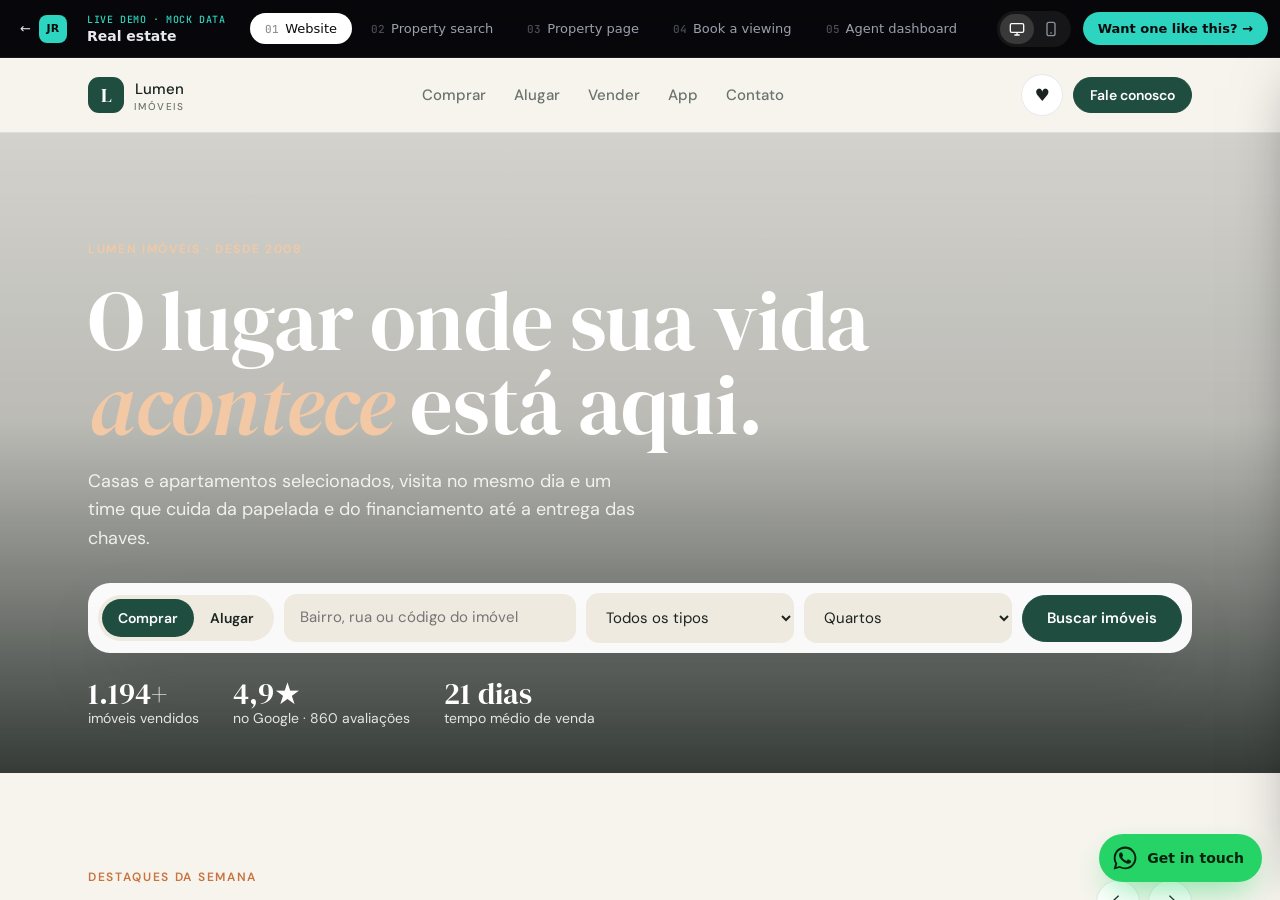
<file: demos/imobiliaria.html>
<!doctype html>
<html lang="pt-BR">
<head>
  <meta charset="utf-8" />
  <meta name="viewport" content="width=device-width, initial-scale=1" />
  <title>Imobiliária — demo · Jeffersom Ribeiro</title>
  <meta name="description" content="Demo navegável de site para imobiliária: busca com mapa, página do imóvel com galeria, tour 360°, planta e financiamento, agendamento de visita e painel do corretor. Dados fictícios." />
  <link rel="icon" href="../assets/favicon.svg" type="image/svg+xml" />
  <link rel="preconnect" href="https://fonts.googleapis.com" />
  <link rel="preconnect" href="https://fonts.gstatic.com" crossorigin />
  <link href="https://fonts.googleapis.com/css2?family=DM+Serif+Display:ital@0;1&family=DM+Sans:wght@400;500;600;700&family=JetBrains+Mono:wght@500&display=swap" rel="stylesheet" />
  <link rel="stylesheet" href="kit.css" />
  <style>
    :root {
      --bg: #f7f4ee; --surface: #ffffff; --surface-2: #efeae0; --line: rgba(27,36,32,.1);
      --fg: #1b2420; --muted: #6b736e; --accent: #1f4d40; --accent-2: #c8743f; --accent-ink: #fff;
      --radius: 18px; --btn-r: 999px;
      --font-d: "DM Serif Display", Georgia, serif; --font-b: "DM Sans", system-ui, sans-serif;
    }
    .h1, .h2, .card h3, .step__title, .app__top h2, .panel__h h3, .kpi strong, .drawer__h h3 { font-weight: 400; letter-spacing: -.01em; }
    em { color: var(--accent-2); font-style: italic; }
    .eyebrow { color: var(--accent-2); }
    .card, .panel, .kpi { box-shadow: 0 18px 40px -34px rgba(27,36,32,.45); }
    .btn--wa { background: #25d366; border-color: #25d366; color: #05210f; }
    .btn--cu { background: var(--accent-2); border-color: var(--accent-2); }
    .ico { width: 18px; height: 18px; flex: none; }
    .logo i { display: grid; place-items: center; width: 36px; height: 36px; border-radius: 11px; background: var(--accent); color: #fff; font: 400 20px/1 var(--font-d); font-style: normal; }
    .logo small { display: block; font: 500 10px/1 var(--font-b); letter-spacing: .14em; text-transform: uppercase; color: var(--muted); margin-top: 3px; }

    /* nav do site (gerada por JS em cada tela) */
    .sitenav nav button, .navx { border: 0; background: none; cursor: pointer; color: var(--muted); font: 500 15px var(--font-b); padding: 0; transition: color .2s; }
    .sitenav nav button:hover { color: var(--fg); }
    .navr { display: flex; align-items: center; gap: 10px; }
    .favb { position: relative; display: grid; place-items: center; width: 42px; height: 42px; border-radius: 50%; border: 1px solid var(--line); background: var(--surface); cursor: pointer; font-size: 17px; }
    .favb[data-n]:not([data-n="0"])::after { content: attr(data-n); position: absolute; top: -4px; right: -4px; min-width: 18px; height: 18px; border-radius: 99px; background: var(--accent-2); color: #fff; font: 700 11px/18px var(--font-b); text-align: center; animation: pop2 .4s var(--ease); }
    .burger { display: none; }

    /* hero */
    .hero { position: relative; min-height: 640px; display: grid; align-items: end; color: #fff; overflow: hidden; }
    .slides, .slides img { position: absolute; inset: 0; width: 100%; height: 100%; object-fit: cover; }
    .slides img { opacity: 0; animation: slide 18s infinite; }
    .slides img:nth-child(2) { animation-delay: 6s; } .slides img:nth-child(3) { animation-delay: 12s; }
    body.is-shot .slides img:first-child { animation: none; opacity: 1; }
    @keyframes slide {0% { opacity: 0; transform: scale(1.12); } 5% { opacity: 1; } 33% { opacity: 1; } 40% { opacity: 0; transform: scale(1); } 100% { opacity: 0; } }
    .hero::after { content: ""; position: absolute; inset: 0; background: linear-gradient(180deg, rgba(10,18,15,.15) 0%, rgba(10,18,15,.25) 45%, rgba(10,18,15,.82) 100%); }
    .hero .wrap { position: relative; z-index: 1; padding-bottom: 46px; }
    .hero .h1 { font-size: clamp(44px, 6.6cqi, 86px); max-width: 820px; line-height: 1; }
    .hero .h1 em { color: #f3c8a4; }
    .hero .lead { color: rgba(255,255,255,.85); }
    .search { display: grid; grid-template-columns: auto 1.4fr 1fr 1fr auto; gap: 10px; align-items: center; margin-top: 30px; padding: 10px; border-radius: 22px; background: rgba(255,255,255,.96); color: var(--fg); box-shadow: 0 30px 70px -30px rgba(0,0,0,.6); }
    .search .input { border: 0; background: var(--surface-2); }
    .seg { display: inline-flex; padding: 4px; border-radius: 99px; background: var(--surface-2); }
    .seg .opt { padding: 10px 16px; border: 0; border-radius: 99px; background: none; font-weight: 600; font-size: 14px; box-shadow: none; transform: none; }
    .seg .opt.is-on { background: var(--accent); color: #fff; box-shadow: none; }
    .hstats { display: flex; flex-wrap: wrap; gap: 34px; margin-top: 26px; font-size: 14px; color: rgba(255,255,255,.85); }
    .hstats b { display: block; font: 400 30px/1 var(--font-d); color: #fff; }

    /* cards de imóvel */
    .pc { position: relative; display: flex; flex-direction: column; border-radius: var(--radius); overflow: hidden; background: var(--surface); border: 1px solid var(--line); cursor: pointer; transition: transform .35s var(--ease), box-shadow .35s; }
    .pc:hover, .pc.is-hl { transform: translateY(-5px); box-shadow: 0 30px 60px -30px rgba(27,36,32,.45); }
    .pc__img { position: relative; aspect-ratio: 4 / 3; overflow: hidden; background: var(--surface-2); }
    .pc__img img { position: absolute; inset: 0; width: 100%; height: 100%; object-fit: cover; transition: opacity .6s, transform 1.2s var(--ease); }
    .pc__img img.alt { opacity: 0; }
    .pc:hover .pc__img img.alt { opacity: 1; transform: scale(1.04); }
    .pc__badges { position: absolute; left: 12px; top: 12px; right: 60px; display: flex; flex-wrap: wrap; gap: 6px; z-index: 1; }
    .bdg { padding: 6px 10px; border-radius: 99px; background: rgba(255,255,255,.94); color: var(--fg); font: 700 11.5px/1 var(--font-b); }
    .bdg--down { background: var(--accent-2); color: #fff; } .bdg--new { background: var(--accent); color: #fff; }
    .heart { position: absolute; right: 12px; top: 12px; z-index: 1; display: grid; place-items: center; width: 38px; height: 38px; border-radius: 50%; border: 0; background: rgba(255,255,255,.94); cursor: pointer; font-size: 17px; color: #8a8f8c; transition: transform .25s var(--ease); }
    .heart:hover { transform: scale(1.1); } .heart.on { color: #e5484d; animation: pop2 .45s var(--ease); }
    .pc__n { position: absolute; right: 12px; bottom: 12px; z-index: 1; padding: 5px 9px; border-radius: 8px; background: rgba(0,0,0,.6); color: #fff; font-size: 12px; }
    .pc__b { padding: 16px 18px 18px; display: grid; gap: 6px; }
    .pc__price { font: 400 26px/1 var(--font-d); color: var(--accent); }
    .pc__price s { font: 400 13px var(--font-b); color: var(--muted); margin-left: 6px; }
    .pc__t { font-weight: 700; font-size: 15.5px; }
    .facts { display: flex; flex-wrap: wrap; gap: 14px; color: var(--muted); font-size: 13.5px; margin-top: 4px; }
    .rail { display: grid; grid-auto-flow: column; grid-auto-columns: minmax(290px, 1fr); gap: 18px; overflow-x: auto; scroll-snap-type: x mandatory; padding: 6px 2px 18px; scrollbar-width: none; }
    .rail::-webkit-scrollbar { display: none; } .rail > * { scroll-snap-align: start; }
    .arrows { display: flex; gap: 8px; }
    .arrows button { width: 44px; height: 44px; border-radius: 50%; border: 1px solid var(--line); background: var(--surface); cursor: pointer; font-size: 18px; transition: background .2s, color .2s; }
    .arrows button:hover { background: var(--accent); color: #fff; }

    .life { display: grid; grid-template-columns: repeat(4, 1fr); gap: 16px; }
    .life button { position: relative; aspect-ratio: 3 / 4; border: 0; border-radius: var(--radius); overflow: hidden; cursor: pointer; color: #fff; text-align: left; padding: 0; }
    .life img { position: absolute; inset: 0; width: 100%; height: 100%; object-fit: cover; transition: transform 1s var(--ease); }
    .life button:hover img { transform: scale(1.08); }
    .life span { position: absolute; inset: auto 0 0; padding: 60px 18px 18px; background: linear-gradient(transparent, rgba(0,0,0,.75)); font: 400 24px/1.1 var(--font-d); }
    .life small { display: block; font: 500 13px var(--font-b); opacity: .85; margin-top: 6px; }
    .stepsx { display: grid; grid-template-columns: repeat(4, 1fr); gap: 18px; counter-reset: s; }
    .stepsx .card { position: relative; }
    .stepsx .card::before { counter-increment: s; content: "0" counter(s); font: 500 12px "JetBrains Mono", monospace; color: var(--accent-2); }

    /* app */
    .appsec { background: var(--accent); color: #fff; overflow: hidden; }
    .appsec .lead, .appsec .muted { color: rgba(255,255,255,.78); }
    .appsec .eyebrow { color: #f3c8a4; }
    .feat { display: grid; grid-template-columns: 1fr 1fr; gap: 16px; margin-top: 28px; }
    .feat div { padding: 16px; border-radius: 16px; background: rgba(255,255,255,.08); border: 1px solid rgba(255,255,255,.12); font-size: 14px; color: rgba(255,255,255,.8); }
    .feat b { display: block; color: #fff; font-size: 15px; margin: 6px 0 4px; }
    .stores { display: flex; gap: 10px; margin-top: 26px; }
    .stores button { display: flex; align-items: center; gap: 10px; padding: 10px 16px; border-radius: 12px; border: 1px solid rgba(255,255,255,.3); background: #0d1f1a; color: #fff; cursor: pointer; text-align: left; font-size: 11px; }
    .stores b { display: block; font-size: 15px; }
    .mphone { justify-self: center; width: 270px; height: 540px; border-radius: 40px; padding: 10px; background: #0d1f1a; box-shadow: 0 50px 90px -40px rgba(0,0,0,.7), 0 0 0 1px rgba(255,255,255,.12); transform: rotate(-4deg); }
    .mphone__s { height: 100%; border-radius: 31px; overflow: hidden; background: var(--bg); color: var(--fg); font-size: 12px; display: flex; flex-direction: column; }
    .mphone__s header { padding: 18px 14px 10px; font: 400 20px var(--font-d); }
    .mcard { margin: 0 12px 10px; border-radius: 14px; overflow: hidden; background: #fff; box-shadow: 0 8px 20px -14px rgba(0,0,0,.4); }
    .mcard img { height: 108px; width: 100%; object-fit: cover; }
    .mcard div { padding: 8px 10px; } .mcard b { color: var(--accent); font: 400 16px var(--font-d); }
    .malert { margin: 0 12px 10px; padding: 10px; border-radius: 12px; background: #fff3ea; color: #8a4a1d; font-weight: 600; animation: bob 4s ease-in-out infinite; }
    .quote { font: 400 21px/1.45 var(--font-d); }
    .owner { display: grid; grid-template-columns: 1fr 1fr; overflow: hidden; padding: 0; }
    .owner img { width: 100%; height: 100%; object-fit: cover; min-height: 300px; }
    .owner > div { padding: 36px; }
    .ccards { display: grid; grid-template-columns: repeat(4, 1fr); gap: 14px; }
    .ccards button { display: grid; gap: 6px; justify-items: start; padding: 20px; border-radius: var(--radius); border: 1px solid var(--line); background: var(--surface); cursor: pointer; text-align: left; transition: transform .3s var(--ease), border-color .2s; }
    .ccards button:hover { transform: translateY(-4px); border-color: var(--accent); }
    .ccards span { font-size: 26px; } .ccards b { font-size: 16px; } .ccards small { color: var(--muted); font-size: 13px; }

    /* busca */
    .sbar { position: sticky; top: 74px; z-index: 15; background: color-mix(in srgb, var(--bg) 92%, transparent); backdrop-filter: blur(12px); -webkit-backdrop-filter: blur(12px); border-bottom: 1px solid var(--line); }
    .sbar .wrap { display: flex; flex-wrap: wrap; gap: 10px; align-items: center; padding-top: 12px; padding-bottom: 12px; }
    .sbar .input { width: auto; padding: 11px 14px; background: var(--surface); }
    .sbar .chips .opt { background: var(--surface); }
    .res-h { display: flex; flex-wrap: wrap; align-items: center; justify-content: space-between; gap: 12px; margin: 26px 0 18px; }
    .res-h h2 { font: 400 30px var(--font-d); }
    .res { display: grid; gap: 20px; grid-template-columns: repeat(auto-fill, minmax(280px, 1fr)); }
    .split-map { display: grid; grid-template-columns: 1fr 1.15fr; gap: 20px; align-items: start; }
    .split-map .res { grid-template-columns: 1fr 1fr; }
    .map { position: sticky; top: 150px; height: calc(100cqh - 0px); min-height: 520px; max-height: 640px; border-radius: var(--radius); overflow: hidden; background: #e7ece2; border: 1px solid var(--line); }
    .map svg { position: absolute; inset: 0; width: 100%; height: 100%; }
    .pin { position: absolute; transform: translate(-50%, -100%); padding: 7px 11px; border-radius: 99px; border: 0; background: var(--surface); color: var(--fg); font: 700 12.5px var(--font-b); white-space: nowrap; cursor: pointer;
      box-shadow: 0 8px 18px -8px rgba(0,0,0,.45); transition: transform .25s var(--ease), background .2s, color .2s; animation: pinIn .5s var(--ease) both; }
    .pin::after { content: ""; position: absolute; left: 50%; bottom: -5px; width: 10px; height: 10px; background: inherit; transform: translateX(-50%) rotate(45deg); border-radius: 2px; z-index: -1; }
    .pin:hover, .pin.is-hl { background: var(--accent); color: #fff; transform: translate(-50%, -100%) scale(1.12); z-index: 2; }
    @keyframes pinIn { from { opacity: 0; transform: translate(-50%, -60%); } }
    .empty { text-align: center; padding: 60px 20px; color: var(--muted); }

    /* página do imóvel */
    .crumb { display: flex; flex-wrap: wrap; align-items: center; gap: 10px; padding: 18px 0; font-size: 14px; color: var(--muted); }
    .crumb button { border: 0; background: none; color: var(--accent); font: 600 14px var(--font-b); cursor: pointer; padding: 0; }
    .mtabs { display: flex; gap: 6px; margin-bottom: 12px; overflow-x: auto; scrollbar-width: none; }
    .mtabs .opt { padding: 9px 15px; border-radius: 99px; font-size: 13.5px; font-weight: 600; white-space: nowrap; }
    .mview { display: none; } .mview.is-on { display: block; animation: screenIn .5s var(--ease) both; }
    .mosaic { display: grid; grid-template-columns: 2fr 1fr 1fr; grid-template-rows: 220px 220px; gap: 8px; border-radius: 22px; overflow: hidden; }
    .mosaic button { position: relative; padding: 0; border: 0; overflow: hidden; cursor: zoom-in; background: var(--surface-2); }
    .mosaic button:first-child { grid-row: span 2; }
    .mosaic img { width: 100%; height: 100%; object-fit: cover; transition: transform 1s var(--ease), filter .4s; }
    .mosaic button:hover img { transform: scale(1.05); }
    .mosaic .more::after { content: attr(data-more); position: absolute; inset: 0; display: grid; place-items: center; background: rgba(10,18,15,.55); color: #fff; font: 400 26px var(--font-d); }
    .pano { position: relative; height: 448px; border-radius: 22px; overflow: hidden; cursor: grab; touch-action: pan-y; user-select: none; background: #222; }
    .pano:active { cursor: grabbing; }
    .pano__s { position: absolute; top: 0; left: 0; height: 100%; display: flex; will-change: transform; }
    .pano__s img { height: 100%; width: auto; max-width: none; pointer-events: none; }
    .pano__s img:nth-child(even) { transform: scaleX(-1); }
    .pano__hint { position: absolute; left: 50%; bottom: 18px; transform: translateX(-50%); padding: 9px 14px; border-radius: 99px; background: rgba(0,0,0,.6); color: #fff; font-size: 13px; pointer-events: none; transition: opacity .4s; }
    .pano__c { position: absolute; right: 16px; top: 16px; width: 54px; height: 54px; border-radius: 50%; background: rgba(0,0,0,.55); border: 2px solid rgba(255,255,255,.6); }
    .pano__c::after { content: ""; position: absolute; left: 50%; top: 50%; width: 0; height: 0; border: 9px solid transparent; border-bottom: 16px solid rgba(255,255,255,.85); transform: translate(-50%, -85%) rotate(var(--r, 0deg)); transform-origin: 50% 85%; }
    .pano__tag { position: absolute; top: 16px; left: 16px; padding: 7px 12px; border-radius: 99px; background: var(--accent-2); color: #fff; font: 700 12px var(--font-b); }
    .plan { display: grid; grid-template-columns: 1.4fr 1fr; gap: 18px; align-items: stretch; }
    .plan svg { width: 100%; height: auto; background: var(--surface); border-radius: 22px; border: 1px solid var(--line); }
    .plan rect.room { fill: var(--surface); stroke: var(--fg); stroke-width: 4; cursor: pointer; transition: fill .25s; }
    .plan rect.room:hover, .plan rect.room.is-on { fill: color-mix(in srgb, var(--accent-2) 22%, #fff) !important; }
    .plan text { font: 600 13px var(--font-b); fill: var(--fg); pointer-events: none; text-anchor: middle; }
    .plan text.m { font-weight: 500; font-size: 11.5px; fill: var(--muted); }
    .plan__p { border-radius: 22px; overflow: hidden; background: var(--surface); border: 1px solid var(--line); display: flex; flex-direction: column; }
    .plan__p img { aspect-ratio: 4 / 3; object-fit: cover; width: 100%; animation: screenIn .5s var(--ease); }
    .plan__p div { padding: 18px; }
    .loc { display: grid; grid-template-columns: 1.4fr 1fr; gap: 18px; }
    .loc .map { position: relative; top: auto; min-height: 380px; height: 100%; }
    .poi { position: absolute; transform: translate(-50%, -50%); display: grid; place-items: center; width: 36px; height: 36px; border-radius: 50%; background: #fff; font-size: 17px; box-shadow: 0 6px 14px -6px rgba(0,0,0,.4); }
    .home-pin { position: absolute; left: 50%; top: 50%; transform: translate(-50%, -50%); width: 58px; height: 58px; border-radius: 50%; display: grid; place-items: center; background: var(--accent); color: #fff; font-size: 24px; box-shadow: 0 0 0 0 rgba(31,77,64,.5); animation: ping 2s infinite; }
    @keyframes ping { 70% { box-shadow: 0 0 0 26px rgba(31,77,64,0); } 100% { box-shadow: 0 0 0 0 rgba(31,77,64,0); } }

    .det { display: grid; grid-template-columns: 1fr 380px; gap: 36px; align-items: start; margin-top: 30px; }
    .det__t { font: 400 clamp(32px, 4cqi, 46px)/1.05 var(--font-d); margin: 12px 0 8px; }
    .kf { display: grid; grid-template-columns: repeat(5, 1fr); gap: 10px; margin: 24px 0; }
    .kf div { padding: 14px; border-radius: 14px; background: var(--surface); border: 1px solid var(--line); text-align: center; }
    .kf span { font-size: 20px; } .kf b { display: block; font: 400 22px var(--font-d); margin-top: 4px; } .kf small { color: var(--muted); font-size: 12px; }
    .proof { display: flex; flex-wrap: wrap; gap: 10px 22px; padding: 14px 18px; border-radius: 14px; background: #fff3ea; color: #8a4a1d; font-size: 14px; font-weight: 600; }
    .desc { color: var(--muted); line-height: 1.75; font-size: 16px; }
    .desc.clamp { display: -webkit-box; -webkit-line-clamp: 3; -webkit-box-orient: vertical; overflow: hidden; }
    .linkb { border: 0; background: none; padding: 0; color: var(--accent); font: 700 14px var(--font-b); cursor: pointer; margin-top: 8px; }
    .amen { display: grid; grid-template-columns: repeat(3, 1fr); gap: 10px 18px; font-size: 14.5px; }
    .amen span::before { content: "✓"; color: var(--accent-2); font-weight: 800; margin-right: 8px; }
    .h3x { font: 400 26px var(--font-d); margin: 40px 0 16px; }
    .side { position: sticky; top: 92px; display: grid; gap: 14px; }
    .pricebox .pc__price { font-size: 40px; }
    .down { display: inline-flex; gap: 6px; align-items: center; margin-top: 10px; padding: 6px 10px; border-radius: 99px; background: #fff3ea; color: #8a4a1d; font-size: 13px; font-weight: 700; }
    .costs { display: grid; gap: 8px; margin: 16px 0; font-size: 14px; color: var(--muted); }
    .costs div { display: flex; justify-content: space-between; } .costs b { color: var(--fg); }
    .agent { display: flex; align-items: center; gap: 12px; }
    .agent .avatar { width: 48px; height: 48px; background: linear-gradient(135deg, var(--accent), #3f7d6b); color: #fff; }
    .online { font-size: 12.5px; color: var(--ok); font-weight: 700; } .online::before { content: "● "; }
    .sim label { display: grid; gap: 8px; font-size: 14px; color: var(--muted); }
    .sim label b { color: var(--fg); }
    .sim input[type=range] { width: 100%; accent-color: var(--accent); }
    .sim__out { display: grid; grid-template-columns: repeat(3, 1fr); gap: 10px; margin-top: 18px; }
    .sim__out div { padding: 16px; border-radius: 14px; background: var(--surface-2); }
    .sim__out small { color: var(--muted); font-size: 12.5px; } .sim__out b { display: block; font: 400 24px var(--font-d); margin-top: 4px; color: var(--accent); }
    .mbar { display: none; position: sticky; bottom: 0; z-index: 25; gap: 8px; padding: 10px 14px calc(10px + env(safe-area-inset-bottom)); background: color-mix(in srgb, var(--bg) 94%, transparent); backdrop-filter: blur(12px); -webkit-backdrop-filter: blur(12px); border-top: 1px solid var(--line); }
    .mbar .btn { flex: 1; padding: 14px 10px; font-size: 14px; }
    .mbar b { display: block; font: 400 20px var(--font-d); color: var(--accent); white-space: nowrap; }

    /* lightbox (mesma área do viewport, inclusive no "celular") */
    .lb { position: relative; z-index: 45; width: 100%; height: 100%; display: grid; grid-template-rows: auto 1fr auto; background: rgba(8,12,10,.96); color: #fff; opacity: 0; pointer-events: none; transition: opacity .3s, width .55s var(--ease), height .55s var(--ease); font-family: var(--font-b); overflow: hidden; }
    body.is-mobile .lb { width: 390px; height: min(800px, calc(100% - 36px)); border-radius: 40px; }
    .lb.is-on { opacity: 1; pointer-events: auto; }
    .lb__h { display: flex; justify-content: space-between; align-items: center; padding: 16px 20px; font-size: 14px; }
    .lb__h button { width: 40px; height: 40px; border-radius: 50%; border: 0; background: rgba(255,255,255,.12); color: #fff; cursor: pointer; font-size: 16px; }
    .lb__m { position: relative; display: grid; place-items: center; min-height: 0; padding: 0 64px; touch-action: pan-y; }
    .lb__m img { max-width: 100%; max-height: 100%; object-fit: contain; border-radius: 10px; animation: lbIn .45s var(--ease); }
    @keyframes lbIn { from { opacity: 0; transform: scale(.97); } }
    .lb__a { position: absolute; top: 50%; transform: translateY(-50%); width: 48px; height: 48px; border-radius: 50%; border: 0; background: rgba(255,255,255,.14); color: #fff; font-size: 22px; cursor: pointer; }
    .lb__a:hover { background: rgba(255,255,255,.28); }
    .lb__t { display: flex; gap: 8px; justify-content: center; padding: 14px; overflow-x: auto; scrollbar-width: none; }
    .lb__t img { width: 74px; height: 52px; object-fit: cover; border-radius: 8px; opacity: .45; cursor: pointer; transition: opacity .2s, outline-color .2s; outline: 2px solid transparent; outline-offset: 2px; flex: none; }
    .lb__t img.on { opacity: 1; outline-color: #fff; }

    /* contato (drawer) */
    .wabox { padding: 16px; border-radius: 16px; background: #0b141a; color: #e9edef; }
    .wabox .bub { margin: 10px 0 14px auto; max-width: 92%; padding: 10px 12px; border-radius: 10px 2px 10px 10px; background: #005c4b; font-size: 14px; line-height: 1.45; }
    .copts { display: grid; gap: 10px; }
    .copts button { display: flex; align-items: center; gap: 14px; padding: 14px; border-radius: 14px; border: 1px solid var(--line); background: var(--surface); cursor: pointer; text-align: left; }
    .copts button:hover { border-color: var(--accent); }
    .copts span { font-size: 22px; } .copts b { display: block; } .copts small { color: var(--muted); }
    .meter { height: 8px; border-radius: 99px; background: var(--surface-2); overflow: hidden; } .meter i { display: block; height: 100%; border-radius: inherit; transition: width .4s var(--ease), background .3s; }

    /* painel */
    .kcard .ref { display: flex; align-items: center; gap: 8px; margin-top: 8px; }
    .kcard .ref img { width: 34px; height: 26px; border-radius: 6px; object-fit: cover; }
    .src { padding: 3px 8px; border-radius: 99px; font-size: 11px; font-weight: 700; background: var(--surface-2); color: var(--fg); }
    .src--wa { background: #dcf8e6; color: #0b6b37; } .src--site { background: #e6efec; color: var(--accent); } .src--portal { background: #fff3ea; color: #8a4a1d; }
    .vrow { display: flex; align-items: center; gap: 14px; padding: 14px 0; border-bottom: 1px solid var(--line); }
    .vrow img { width: 64px; height: 48px; border-radius: 10px; object-fit: cover; flex: none; }
    .vrow time { font: 400 22px var(--font-d); color: var(--accent); width: 62px; flex: none; }
    .ptab td img { width: 54px; height: 40px; border-radius: 8px; object-fit: cover; vertical-align: middle; margin-right: 10px; }
    .fun { display: grid; gap: 12px; }
    .fun div { display: grid; grid-template-columns: 150px 1fr 70px; gap: 12px; align-items: center; font-size: 14px; }
    .fun .bar { height: 26px; border-radius: 8px; } .fun .bar i { border-radius: 8px; }
    .fun b { text-align: right; font-family: "JetBrains Mono", monospace; font-size: 13px; }

    /* editor de plantas */
    .pe { display: grid; grid-template-columns: 1fr 300px; gap: 18px; align-items: start; }
    #ped { width: 100%; height: auto; display: block; border-radius: 12px; touch-action: none; user-select: none; background: #fbfaf7; cursor: crosshair; }
    #ped.t-sel, #ped.t-erase { cursor: default; }
    #ped .r { stroke: #1b2420; stroke-width: 5; }
    #ped.t-sel .r { cursor: move; } #ped.t-erase .r:hover, #ped.t-erase .door:hover { opacity: .45; cursor: not-allowed; }
    #ped text { font: 600 13px var(--font-b); fill: var(--fg); text-anchor: middle; pointer-events: none; }
    #ped text.m { font-weight: 500; font-size: 11.5px; fill: var(--muted); }
    #ped text.dim { font: 600 11px "JetBrains Mono", monospace; fill: var(--accent-2); }
    #ped .selo { fill: none; stroke: var(--accent-2); stroke-width: 2; stroke-dasharray: 6 5; pointer-events: none; animation: dashp 1s linear infinite; }
    @keyframes dashp { to { stroke-dashoffset: -22; } }
    #ped .hdl { fill: #fff; stroke: var(--accent-2); stroke-width: 3; cursor: nwse-resize; }
    #ped .tmp { fill: color-mix(in srgb, var(--accent-2) 18%, transparent); stroke: var(--accent-2); stroke-width: 3; stroke-dasharray: 8 6; }
    #ped .door { cursor: pointer; }
    .pe__s .field { margin-bottom: 10px; }
    .pe__s .two { display: grid; grid-template-columns: 1fr 1fr; gap: 10px; }
    .prow { cursor: pointer; border-radius: 10px; padding-left: 6px !important; transition: background .2s; }
    .prow:hover, .prow.on { background: var(--surface-2); }
    .prow i { width: 14px; height: 14px; border-radius: 4px; border: 2px solid #1b2420; flex: none; }

    @container (max-width: 1000px) {
      .pe { grid-template-columns: 1fr; }
      .det { grid-template-columns: 1fr; }
      .side { position: static; }
      .mbar { display: flex; align-items: center; }
      .search { grid-template-columns: 1fr 1fr; } .search .seg { grid-column: 1 / -1; justify-self: start; } .search .btn { grid-column: 1 / -1; }
      .split-map { grid-template-columns: 1fr; } .split-map .map { position: relative; top: auto; order: -1; min-height: 340px; height: 340px; }
      .stepsx, .ccards { grid-template-columns: 1fr 1fr; }
    }
    @container (max-width: 760px) {
      .sitenav nav { display: none; } .burger { display: grid; }
      .hero { min-height: 680px; }
      .mosaic { grid-template-columns: 1fr 1fr; grid-template-rows: 230px 120px; }
      .mosaic button:first-child { grid-column: 1 / -1; grid-row: auto; }
      .mosaic button:nth-child(n+4) { display: none; }
      .pano { height: 340px; }
      .plan, .loc, .owner, .feat { grid-template-columns: 1fr; }
      .kf { grid-template-columns: repeat(3, 1fr); } .kf div:nth-child(n+4) { display: none; }
      .amen { grid-template-columns: 1fr 1fr; }
      .life { grid-template-columns: 1fr 1fr; } .life button { aspect-ratio: 1; }
      .sim__out { grid-template-columns: 1fr; }
      .split-map .res { grid-template-columns: 1fr; }
      .sbar { top: 64px; } .sbar .input { flex: 1 1 100%; }
      .mphone { display: none; }
      .lb__m { padding: 0 8px; } .lb__a { width: 40px; height: 40px; }
      .fun div { grid-template-columns: 100px 1fr 54px; }
      .ccards { grid-template-columns: 1fr; }
    }
    /* o botão do portfólio sobe para não cobrir a barra fixa do imóvel no celular */
    @media (max-width: 820px) { .wa-float { bottom: 86px; } }
  </style>
</head>
<body data-sector="imobiliaria">
<div class="stage"><main class="viewport">

  <!-- ===================== SITE ===================== -->
  <section class="screen" id="site" data-label="Site" data-label-en="Website" data-label-es="Sitio">
    <header class="sitenav" data-nav></header>
    <div class="hero">
      <div class="slides"><img src="../assets/imob/c1.jpg" alt=""><img src="../assets/imob/c3.jpg" alt=""><img src="../assets/imob/hero3.jpg" alt=""></div>
      <div class="wrap">
        <span class="eyebrow" style="color:#f3c8a4" data-reveal>Lumen Imóveis · desde 2008</span>
        <h1 class="h1" data-reveal>O lugar onde sua vida <em>acontece</em> está aqui.</h1>
        <p class="lead" data-reveal>Casas e apartamentos selecionados, visita no mesmo dia e um time que cuida da papelada e do financiamento até a entrega das chaves.</p>
        <form class="search" id="hs" data-reveal>
          <div class="seg" data-group="hdeal"><button type="button" class="opt is-on" data-value="venda">Comprar</button><button type="button" class="opt" data-value="aluguel">Alugar</button></div>
          <input class="input" id="hq" placeholder="Bairro, rua ou código do imóvel" aria-label="Onde">
          <select class="input" id="ht" aria-label="Tipo"><option value="all">Todos os tipos</option><option>Casa</option><option>Apartamento</option></select>
          <select class="input" id="hq2" aria-label="Quartos"><option value="0">Quartos</option><option value="2">2+ quartos</option><option value="3">3+ quartos</option><option value="4">4+ quartos</option></select>
          <button class="btn">Buscar imóveis</button>
        </form>
        <div class="hstats" data-reveal><div><b data-count="1200" data-suf="+">0</b>imóveis vendidos</div><div><b>4,9★</b>no Google · 860 avaliações</div><div><b data-count="21" data-suf=" dias">0</b>tempo médio de venda</div></div>
      </div>
    </div>

    <section class="sec" id="destaques"><div class="wrap">
      <div class="res-h" style="margin-top:0"><div><span class="eyebrow" data-reveal>Destaques da semana</span><h2 class="h2" data-reveal>Imóveis que estão <em>saindo rápido</em></h2></div><div class="arrows"><button data-rail="-1" aria-label="Anterior">←</button><button data-rail="1" aria-label="Próximo">→</button></div></div>
      <div class="rail" id="rail"></div>
    </div></section>

    <section class="sec" style="padding-top:0"><div class="wrap">
      <div class="head"><span class="eyebrow" data-reveal>Busque pelo seu jeito de viver</span><h2 class="h2" data-reveal>O que não pode faltar?</h2></div>
      <div class="life" data-reveal>
        <button data-life="piscina"><img src="../assets/imob/c9.jpg" alt="" loading="lazy"><span>Com piscina<small>verão o ano todo</small></span></button>
        <button data-life="alto"><img src="../assets/imob/c4.jpg" alt="" loading="lazy"><span>Alto padrão<small>acabamento impecável</small></span></button>
        <button data-life="pet"><img src="../assets/imob/c8.jpg" alt="" loading="lazy"><span>Aceita pet<small>quintal pro seu melhor amigo</small></span></button>
        <button data-life="metro"><img src="../assets/imob/c5.jpg" alt="" loading="lazy"><span>Perto do metrô<small>menos trânsito, mais vida</small></span></button>
      </div>
    </div></section>

    <section class="sec" id="como" style="background:var(--surface)"><div class="wrap">
      <div class="head center"><span class="eyebrow" data-reveal>Do “gostei” às chaves</span><h2 class="h2" data-reveal>Comprar com a gente é <em>simples</em></h2></div>
      <div class="stepsx">
        <div class="card" data-reveal><h3>Encontre</h3><p>Fotos reais, tour 360°, planta e vizinhança antes de sair de casa.</p></div>
        <div class="card" data-reveal><h3>Visite</h3><p>Agende online, presencial ou por vídeo, inclusive hoje.</p></div>
        <div class="card" data-reveal><h3>Proponha</h3><p>Simule o financiamento e envie sua proposta em 2 minutos.</p></div>
        <div class="card" data-reveal><h3>Receba as chaves</h3><p>Cuidamos de documentação, banco e cartório. Você só assina.</p></div>
      </div>
    </div></section>

    <section class="sec appsec" id="app"><div class="wrap split">
      <div>
        <span class="eyebrow" data-reveal>App Lumen</span>
        <h2 class="h2" data-reveal>Seu próximo endereço avisa você <em style="color:#f3c8a4">primeiro</em>.</h2>
        <p class="lead mt" data-reveal>Salve favoritos, receba alerta quando aparecer um imóvel com o seu perfil ou quando o preço baixar, e acompanhe proposta e documentos pelo celular.</p>
        <div class="feat" data-reveal>
          <div>🔔<b>Alertas inteligentes</b>imóvel novo ou preço menor no seu perfil</div>
          <div>♥<b>Favoritos sincronizados</b>no app, no site e com seu corretor</div>
          <div>📄<b>Proposta e documentos</b>status em tempo real, sem ligar</div>
          <div>🎥<b>Visita por vídeo</b>ao vivo, com o corretor no imóvel</div>
        </div>
        <div class="stores" data-reveal><button data-toast="Na versão real abre a App Store"><span style="font-size:22px"></span><span>Baixar na<b>App Store</b></span></button><button data-toast="Na versão real abre o Google Play"><span style="font-size:20px">▶</span><span>Disponível no<b>Google Play</b></span></button></div>
      </div>
      <div class="mphone float" data-reveal><div class="mphone__s">
        <header>Para você ♥</header>
        <div class="malert">🔔 Baixou R$ 40 mil: Casa contemporânea</div>
        <div class="mcard"><img src="../assets/imob/c1.jpg" alt=""><div><b>R$ 2.890.000</b><br>Jardim Botânico · 4 suítes</div></div>
        <div class="mcard"><img src="../assets/imob/c2.jpg" alt=""><div><b>R$ 1.950.000</b><br>Alto da Colina · 3 suítes</div></div>
      </div></div>
    </div></section>

    <section class="sec"><div class="wrap">
      <div class="grid">
        <div class="card" data-reveal><p class="quote">“Vimos o tour 360° à noite, visitamos no dia seguinte e em três semanas estávamos com as chaves.”</p><p class="mt small"><b>Paula e Lia</b> · compraram no Jardim Botânico</p></div>
        <div class="card" data-reveal><p class="quote">“A simulação já mostrou a parcela certinha. O corretor resolveu o banco inteiro por nós.”</p><p class="mt small"><b>Rafael S.</b> · primeiro imóvel</p></div>
        <div class="card" data-reveal><p class="quote">“Vendi minha casa em 19 dias, com fotos profissionais e visitas qualificadas.”</p><p class="mt small"><b>Sônia F.</b> · vendeu com a Lumen</p></div>
      </div>
    </div></section>

    <section class="sec" id="vender" style="padding-top:0"><div class="wrap">
      <div class="card owner" data-reveal>
        <img src="../assets/imob/externa.jpg" alt="" loading="lazy">
        <div>
          <span class="eyebrow">Quer vender ou alugar?</span>
          <h2 class="h2">Avaliação grátis do seu imóvel em <em>48 h</em>.</h2>
          <p class="muted mt">Fotos profissionais, tour 360° e divulgação nos maiores portais. Você acompanha visitas e propostas pelo app.</p>
          <form class="form mt" data-mock="Recebemos! Um especialista te chama no WhatsApp em até 1 hora."><input class="input" required placeholder="Endereço do imóvel" aria-label="Endereço"><input class="input" required placeholder="Seu WhatsApp" aria-label="WhatsApp"><button class="btn btn--cu">Quero minha avaliação</button></form>
        </div>
      </div>
    </div></section>

    <section class="sec" id="contato" style="background:var(--surface)"><div class="wrap">
      <div class="head center"><span class="eyebrow" data-reveal>Fale com a gente</span><h2 class="h2" data-reveal>Do jeito que for <em>melhor pra você</em></h2></div>
      <div class="ccards" data-reveal>
        <button data-contact="wa"><span>💬</span><b>WhatsApp</b><small>resposta em até 5 min</small></button>
        <button data-contact="call"><span>📞</span><b>Me ligue agora</b><small>retornamos em 5 minutos</small></button>
        <button data-contact="mail"><span>✉️</span><b>E-mail</b><small>atendimento@lumen-imoveis.demo</small></button>
        <button data-contact="loja"><span>📍</span><b>Visite a loja</b><small>Av. das Palmeiras, 1200</small></button>
      </div>
    </div></section>
    <footer class="foot"><div class="wrap"><span>© Lumen Imóveis · CRECI 00.000-J · demo fictícia</span><span>Seg a sáb 9h–19h · domingo com hora marcada</span></div></footer>
  </section>

  <!-- ===================== BUSCA ===================== -->
  <section class="screen" id="imoveis" data-label="Busca de imóveis" data-label-en="Property search" data-label-es="Búsqueda">
    <header class="sitenav" data-nav></header>
    <div class="sbar"><div class="wrap">
      <div class="seg" data-group="deal" id="fDeal"><button class="opt is-on" data-value="venda">Comprar</button><button class="opt" data-value="aluguel">Alugar</button></div>
      <input class="input" id="fq" placeholder="Bairro ou código" aria-label="Bairro ou código">
      <div class="chips" data-group="tipo" id="fTipo"><button class="opt is-on" data-value="all">Todos</button><button class="opt" data-value="Casa">Casas</button><button class="opt" data-value="Apartamento">Aptos</button></div>
      <div class="chips" data-group="quartos" id="fQ"><button class="opt is-on" data-value="0">Qualquer</button><button class="opt" data-value="2">2+</button><button class="opt" data-value="3">3+</button><button class="opt" data-value="4">4+</button></div>
      <select class="input" id="fMax" aria-label="Preço máximo"></select>
      <span class="spacer"></span>
      <div class="seg" data-group="vmode" id="fView"><button class="opt is-on" data-value="lista">▦ Lista</button><button class="opt" data-value="mapa">⌖ Mapa</button></div>
    </div></div>
    <div class="wrap" style="padding-bottom:60px">
      <div class="res-h"><h2 id="resN"></h2><div class="row" style="gap:10px"><span class="chip" id="lifeChip" hidden></span><select class="input" id="fSort" style="width:auto;padding:10px 14px" aria-label="Ordenar"><option value="rel">Mais relevantes</option><option value="min">Menor preço</option><option value="max">Maior preço</option><option value="m2">Maior área</option></select></div></div>
      <div id="resBox"></div>
    </div>
  </section>

  <!-- ===================== IMÓVEL ===================== -->
  <section class="screen" id="imovel" data-label="Página do imóvel" data-label-en="Property page" data-label-es="Página del inmueble">
    <header class="sitenav" data-nav></header>
    <div class="wrap" style="padding-bottom:40px">
      <div class="crumb"><button data-act="busca">← Voltar à busca</button><span>·</span><span id="dCrumb"></span></div>
      <div class="mtabs" data-group="media" id="mtabs"><button class="opt is-on" data-value="fotos">📷 Fotos</button><button class="opt" data-value="tour">🧭 Tour 360°</button><button class="opt" data-value="planta">📐 Planta</button><button class="opt" data-value="local">📍 Localização</button></div>
      <div class="mview is-on" data-m="fotos"><div class="mosaic" id="mosaic"></div></div>
      <div class="mview" data-m="tour"><div class="pano" id="pano"><div class="pano__s" id="panoS"><img src="../assets/imob/pano.jpg" alt="Sala de estar em 360°"><img src="../assets/imob/pano.jpg" alt=""><img src="../assets/imob/pano.jpg" alt=""><img src="../assets/imob/pano.jpg" alt=""></div><span class="pano__tag">Tour 360° · sala de estar</span><span class="pano__c" id="panoC"></span><span class="pano__hint" id="panoH">← arraste para olhar em volta →</span></div></div>
      <div class="mview" data-m="planta"><div class="plan">
        <svg viewBox="0 0 600 400" id="planSvg" role="img" aria-label="Planta do imóvel"></svg>
        <div class="plan__p" id="planP"></div>
      </div></div>
      <div class="mview" data-m="local"><div class="loc">
        <div class="map"><svg viewBox="0 0 600 400" preserveAspectRatio="xMidYMid slice"><use href="#mapArt"/></svg><span class="home-pin">⌂</span>
          <span class="poi" style="left:30%;top:28%">🏫</span><span class="poi" style="left:68%;top:34%">🛒</span><span class="poi" style="left:24%;top:72%">🌳</span><span class="poi" style="left:78%;top:70%">🚇</span><span class="poi" style="left:58%;top:18%">🏥</span></div>
        <div class="panel"><div class="panel__h"><h3>A vizinhança</h3><span class="badge badge--ok">Ótima para famílias</span></div>
          <div class="list">
            <div><span>🏫</span><div style="flex:1"><b>Colégio Horizonte</b><div class="muted small">escola bilíngue</div></div><span class="muted small">450 m · 6 min a pé</span></div>
            <div><span>🛒</span><div style="flex:1"><b>Mercado Bom Dia</b><div class="muted small">aberto até 23h</div></div><span class="muted small">300 m · 4 min a pé</span></div>
            <div><span>🌳</span><div style="flex:1"><b>Parque das Águas</b><div class="muted small">pista de corrida e pet place</div></div><span class="muted small">800 m · 10 min a pé</span></div>
            <div><span>🚇</span><div style="flex:1"><b>Estação Palmeiras</b><div class="muted small">linha verde</div></div><span class="muted small">1,2 km · 4 min de carro</span></div>
            <div><span>🏥</span><div style="flex:1"><b>Hospital Santa Clara</b><div class="muted small">pronto-socorro 24h</div></div><span class="muted small">1,6 km · 5 min de carro</span></div>
          </div></div>
      </div></div>

      <div class="det">
        <div>
          <div class="row" id="dBadges" style="gap:8px"></div>
          <h1 class="det__t" id="dT"></h1>
          <p class="muted" id="dAddr"></p>
          <div class="kf" id="dKf"></div>
          <div class="proof" id="dProof"></div>
          <h3 class="h3x">Sobre o imóvel</h3>
          <p class="desc clamp" id="dDesc"></p>
          <button class="linkb" id="dMore">Ler descrição completa ↓</button>
          <h3 class="h3x">Diferenciais</h3>
          <div class="amen" id="dAmen"></div>
          <div id="simBox">
            <h3 class="h3x">Simule seu financiamento</h3>
            <div class="card sim">
              <div class="grid" style="grid-template-columns:repeat(auto-fit,minmax(200px,1fr));gap:20px">
                <label>Entrada: <b id="sEntV"></b><input type="range" id="sEnt" min="20" max="80" step="5" value="30"></label>
                <label>Prazo: <b id="sPrzV"></b><input type="range" id="sPrz" min="10" max="35" value="30"></label>
                <label>Juros ao ano: <b id="sTxV"></b><input type="range" id="sTx" min="8" max="14" step=".25" value="11.5"></label>
              </div>
              <div class="row mt" style="justify-content:space-between"><div class="seg" data-group="sis" id="sSis"><button class="opt is-on" data-value="sac">SAC</button><button class="opt" data-value="price">Price</button></div><span class="muted small">Pode usar FGTS na entrada</span></div>
              <div class="sim__out"><div><small>1ª parcela</small><b id="sPar"></b></div><div><small>Renda familiar mínima</small><b id="sRen"></b></div><div><small>Valor financiado</small><b id="sFin"></b></div></div>
              <p class="muted small mt" style="margin-top:14px">Simulação ilustrativa. A aprovação depende da análise do banco, e o corretor faz isso por você.</p>
            </div>
          </div>
          <div id="rentBox" hidden>
            <h3 class="h3x">Custo mensal</h3>
            <div class="card"><div class="costs" id="rentCosts" style="margin:0"></div><p class="muted small mt">Sem fiador: aceitamos seguro-fiança e título de capitalização.</p></div>
          </div>
          <h3 class="h3x">Você também pode gostar</h3>
          <div class="res" id="sim3"></div>
        </div>
        <aside class="side">
          <div class="card pricebox">
            <span class="muted small" id="dDealLbl">Venda</span>
            <div class="pc__price" id="dPrice"></div>
            <div id="dDown"></div>
            <div class="costs" id="dCosts"></div>
            <div style="display:grid;gap:10px">
              <button class="btn btn--block" data-act="visita">📅 Agendar visita</button>
              <button class="btn btn--wa btn--block" data-contact="wa">💬 Conversar no WhatsApp</button>
              <button class="btn btn--ghost btn--block" data-act="proposta" id="dProp">Fazer uma proposta</button>
            </div>
          </div>
          <div class="card agent">
            <span class="avatar">MS</span>
            <div style="flex:1"><b>Mariana Souza</b><div class="muted small">especialista na região · CRECI 00000</div><div class="online">online agora</div></div>
            <button class="favb" data-contact="call" aria-label="Ligar">📞</button>
          </div>
          <div class="row" style="gap:8px"><button class="btn btn--ghost btn--sm" style="flex:1" data-act="fav" id="dFav">♡ Salvar</button><button class="btn btn--ghost btn--sm" style="flex:1" data-act="share">↗ Compartilhar</button></div>
        </aside>
      </div>
    </div>
    <div class="mbar"><div style="flex:none;margin-right:4px"><small class="muted">a partir de</small><b id="mPrice"></b></div><button class="btn btn--wa" data-contact="wa">💬 WhatsApp</button><button class="btn" data-act="visita">📅 Visitar</button></div>
  </section>

  <!-- ===================== AGENDAR VISITA ===================== -->
  <section class="screen" id="visita" data-label="Agendar visita" data-label-en="Book a viewing" data-label-es="Agendar visita">
    <header class="sitenav" data-nav></header>
    <div class="sec" style="padding-top:44px"><div class="wrap wrap--narrow">
      <div class="head center" style="margin-bottom:28px"><span class="eyebrow">Confirmação na hora</span><h2 class="h2">Agende sua <em>visita</em></h2></div>
      <div class="card" data-wizard id="wiz">
        <div class="steps"><i></i><i></i><i></i><i></i><i></i></div>
        <div class="step">
          <div class="row" id="vProp" style="gap:14px;margin-bottom:22px"></div>
          <h3 class="step__title">Como prefere visitar?</h3>
          <div class="opts" data-group="modo" data-required style="grid-template-columns:1fr 1fr">
            <button class="opt" data-value="Presencial"><span style="font-size:26px">🚪</span><span><b>Presencial</b><small>o corretor te encontra lá</small></span></button>
            <button class="opt" data-value="Vídeo ao vivo"><span style="font-size:26px">🎥</span><span><b>Vídeo ao vivo</b><small>pelo WhatsApp, de onde estiver</small></span></button>
          </div>
          <div class="step__nav"><span></span><button class="btn" data-next>Continuar →</button></div>
        </div>
        <div class="step">
          <h3 class="step__title">Escolha dia e horário</h3>
          <div class="slots" data-group="dia" data-required id="vDias"></div>
          <div class="slots mt" data-group="hora" data-required>
            <button class="opt">09:00</button><button class="opt">10:30</button><button class="opt" disabled>12:00</button><button class="opt">14:00</button><button class="opt">15:30</button><button class="opt" disabled>17:00</button><button class="opt">18:30</button>
          </div>
          <div class="step__nav"><button class="btn btn--ghost" data-prev>← Voltar</button><button class="btn" data-next>Continuar →</button></div>
        </div>
        <div class="step">
          <h3 class="step__title">Pra gente te ajudar melhor</h3>
          <p class="field">Como pretende pagar?</p>
          <div class="chips" data-group="pag" data-required><button class="opt" data-value="Financiamento">Financiamento</button><button class="opt" data-value="FGTS + financiamento">FGTS + financiamento</button><button class="opt" data-value="À vista">À vista</button><button class="opt" data-value="Ainda não sei">Ainda não sei</button></div>
          <p class="field mt">Quando quer se mudar?</p>
          <div class="chips" data-group="prazo" data-required><button class="opt" data-value="O quanto antes">O quanto antes</button><button class="opt" data-value="Em até 6 meses">Em até 6 meses</button><button class="opt" data-value="Só pesquisando">Só pesquisando</button></div>
          <div class="step__nav"><button class="btn btn--ghost" data-prev>← Voltar</button><button class="btn" data-next>Continuar →</button></div>
        </div>
        <div class="step">
          <h3 class="step__title">Seus dados</h3>
          <div class="form"><label class="field">Nome<input class="input" name="nome" required placeholder="Como podemos te chamar?"></label><label class="field">WhatsApp<input class="input" name="fone" required placeholder="(00) 90000-0000" inputmode="tel"></label></div>
          <dl class="summary mt"><div><dt>Imóvel</dt><dd id="vSumP"></dd></div><div><dt>Visita</dt><dd data-show="modo"></dd></div><div><dt>Quando</dt><dd><span data-show="dia"></span> · <span data-show="hora"></span></dd></div><div><dt>Pagamento</dt><dd data-show="pag"></dd></div></dl>
          <div class="step__nav"><button class="btn btn--ghost" data-prev>← Voltar</button><button class="btn" data-next>Confirmar visita</button></div>
        </div>
        <div class="step done">
          <svg class="check" viewBox="0 0 100 100"><circle cx="50" cy="50" r="46"/><path d="M30 52l13 13 27-29"/></svg>
          <h3 class="step__title" style="font-size:36px">Visita confirmada, <span data-show="nome"></span>!</h3>
          <p class="muted"><span data-show="modo"></span> · <span data-show="dia"></span> às <span data-show="hora"></span> com a Mariana.</p>
          <p class="muted small mt">Você recebe a confirmação e um lembrete no WhatsApp 2 horas antes.</p>
          <div class="row mt" style="justify-content:center"><button class="btn" data-toast="Evento adicionado à sua agenda 📅">Adicionar à agenda</button><button class="btn btn--ghost" data-toast="Rota aberta no mapa 🗺️">Ver rota</button><button class="btn btn--ghost" data-restart>Agendar outra</button></div>
        </div>
      </div>
    </div></div>
  </section>

  <!-- ===================== PAINEL DO CORRETOR ===================== -->
  <section class="screen" id="admin" data-label="Painel do corretor" data-label-en="Agent dashboard" data-label-es="Panel del corredor">
    <div class="app">
      <aside class="app__side">
        <a href="#site" class="logo"><i>L</i>Lumen</a>
        <a data-view="i-leads" class="is-on"><i>▦</i>Leads</a>
        <a data-view="i-vis"><i>📅</i>Visitas</a>
        <a data-view="i-imo"><i>⌂</i>Imóveis</a>
        <a data-view="i-plan"><i>📐</i>Plantas</a>
        <a data-view="i-res"><i>📊</i>Resultados</a>
        <span class="spacer"></span>
        <a href="#site"><i>↗</i>Ver o site</a>
      </aside>
      <div class="app__main">
        <div class="app__top">
          <div><p class="muted small" id="iHoje"></p><h2 data-view-title>Leads</h2></div>
          <div class="row"><button class="cmdk-btn" data-cmdk>⌕ <span class="t">Buscar lead, imóvel…</span><span class="kbd">⌘K</span></button><button class="bell" data-n="3" data-drawer="#i-notif" aria-label="Notificações">🔔</button><span class="avatar" style="background:linear-gradient(135deg,var(--accent),#3f7d6b);color:#fff">MS</span></div>
        </div>
        <div class="view" id="i-leads">
          <div class="kpis">
            <div class="kpi"><small>Leads esta semana</small><strong data-count="64">0</strong><em>▲ 18% · 41% pelo WhatsApp</em></div>
            <div class="kpi"><small>Tempo de 1ª resposta</small><strong>3 min</strong><em>meta: até 5 min</em></div>
            <div class="kpi"><small>Visitas agendadas</small><strong id="kVis">0</strong><em>7 por vídeo</em></div>
            <div class="kpi"><small>Em negociação</small><strong id="kNeg">R$ 0</strong><em>propostas abertas</em></div>
          </div>
          <div class="toolbar"><span class="muted small">Arraste os cards (ou toque em →). Leads do site e do WhatsApp entram aqui sozinhos.</span></div>
          <div class="kanban" id="kb">
            <div class="kcol" data-k="novo"><h4>Novo <span data-n></span></h4><div class="kcards"></div></div>
            <div class="kcol" data-k="cont"><h4>Em contato <span data-n></span></h4><div class="kcards"></div></div>
            <div class="kcol" data-k="vis"><h4>Visita <span data-n></span></h4><div class="kcards"></div></div>
            <div class="kcol" data-k="prop"><h4>Proposta <span data-n></span></h4><div class="kcards"></div></div>
            <div class="kcol" data-k="fech"><h4>Fechado <span data-n></span></h4><div class="kcards"></div></div>
          </div>
        </div>
        <div class="view" id="i-vis">
          <div class="dash">
            <div class="panel"><div class="panel__h"><h3>Hoje e amanhã</h3><span class="muted small">toque para marcar como feita</span></div><div id="visL"></div></div>
            <div class="panel"><div class="panel__h"><h3>Rota de hoje</h3><span class="badge badge--ok">otimizada</span></div>
              <div class="map" style="position:relative;top:auto;min-height:280px;max-height:none;height:300px"><svg viewBox="0 0 600 400" preserveAspectRatio="xMidYMid slice"><use href="#mapArt"/><path d="M150 300 C 220 240, 260 260, 330 200 S 430 120, 470 110" fill="none" stroke="#1f4d40" stroke-width="5" stroke-dasharray="10 8" stroke-linecap="round"/></svg>
                <span class="poi" style="left:25%;top:75%">1</span><span class="poi" style="left:55%;top:50%">2</span><span class="poi" style="left:78%;top:27%">3</span></div>
              <button class="btn btn--block mt" data-toast="Rota e horários enviados aos clientes no WhatsApp">Enviar confirmações aos clientes</button></div>
          </div>
        </div>
        <div class="view" id="i-imo">
          <div class="toolbar"><input class="input" data-filter="#imoT" placeholder="Buscar imóvel…" aria-label="Buscar imóvel"><span class="spacer"></span><span class="muted small">Clique no preço para editar. Clique na linha para ver o desempenho.</span></div>
          <div class="panel table-wrap"><table class="table ptab"><thead><tr><th>Imóvel</th><th>Preço</th><th>Views 7d</th><th>Leads</th><th>Visitas</th><th>Status</th></tr></thead><tbody id="imoT"></tbody></table></div>
        </div>
        <div class="view" id="i-plan">
          <div class="toolbar">
            <div class="seg" data-group="ptool" id="pTool"><button class="opt is-on" data-value="sel" title="Selecionar, mover e redimensionar (V)">↖ Mover</button><button class="opt" data-value="room" title="Desenhar cômodo (C)">▭ Cômodo</button><button class="opt" data-value="door" title="Porta (P) · clique numa porta para girar">◜ Porta</button><button class="opt" data-value="erase" title="Apagar (E)">⌫ Apagar</button></div>
            <button class="btn btn--ghost btn--sm" id="pUndo" title="Desfazer (⌘Z)">↶ Desfazer</button>
            <button class="btn btn--ghost btn--sm" id="pTpl">Usar modelo</button>
            <button class="btn btn--ghost btn--sm" id="pClr">Limpar</button>
            <span class="spacer"></span>
            <select class="input" id="pPub" aria-label="Imóvel" style="max-width:220px"></select>
            <button class="btn btn--sm" id="pGo">Publicar no anúncio</button>
            <button class="btn btn--ghost btn--sm" id="pView">Ver anúncio ↗</button>
          </div>
          <div class="pe">
            <div class="panel pe__c"><svg id="ped" viewBox="0 0 800 520" role="img" aria-label="Área de desenho da planta"></svg><p class="muted small" id="pHint" style="margin-top:10px"></p></div>
            <div class="panel pe__s"><div id="pSel"></div><div class="panel__h" style="margin:18px 0 6px"><h3>Cômodos</h3><b id="pTot" style="font:400 20px var(--font-d);color:var(--accent)"></b></div><div class="list" id="pList"></div></div>
          </div>
          <datalist id="pNames"><option>Sala de estar</option><option>Cozinha</option><option>Suíte master</option><option>Suíte</option><option>Quarto</option><option>Banheiro</option><option>Lavabo</option><option>Lavanderia</option><option>Varanda gourmet</option><option>Escritório</option><option>Garagem</option></datalist>
        </div>
        <div class="view" id="i-res">
          <div class="kpis">
            <div class="kpi"><small>VGV vendido no mês</small><strong data-count="8.4" data-pre="R$ " data-suf=" mi">0</strong><em>▲ 22% vs. setembro</em></div>
            <div class="kpi"><small>Imóveis vendidos</small><strong data-count="4">0</strong><em>+1 em cartório</em></div>
            <div class="kpi"><small>Tempo médio de venda</small><strong data-count="21" data-suf=" dias">0</strong><em>mercado: 94 dias</em></div>
            <div class="kpi"><small>Visita → proposta</small><strong data-count="27" data-suf="%">0</strong><em>tour 360° antes da visita</em></div>
          </div>
          <div class="dash">
            <div class="panel"><div class="panel__h"><h3>Funil do mês</h3></div><div class="fun" id="fun"></div></div>
            <div class="panel"><div class="panel__h"><h3>De onde vêm os leads</h3></div><div class="fun" id="orig"></div></div>
          </div>
        </div>
      </div>
    </div>
    <template id="i-notif" data-title="Notificações">
      <div class="list">
        <div><span class="icon">💬</span><div><b>Novo lead no WhatsApp</b><div class="muted small">Ricardo A. · Casa contemporânea · há 2 min</div></div></div>
        <div><span class="icon">📅</span><div><b>Visita confirmada pelo site</b><div class="muted small">Paulo e Lia · amanhã 10h30</div></div></div>
        <div><span class="icon">🔥</span><div><b>Cliente voltou 4× ao mesmo imóvel</b><div class="muted small">Beatriz C. · LM-2210 · boa hora para ligar</div></div></div>
      </div>
    </template>
  </section>

</main>
<div class="lb" id="lb" role="dialog" aria-modal="true" aria-label="Galeria de fotos">
  <div class="lb__h"><span id="lbC"></span><button id="lbX" aria-label="Fechar">✕</button></div>
  <div class="lb__m" id="lbM"><button class="lb__a" style="left:12px" id="lbP" aria-label="Anterior">‹</button><img id="lbI" alt=""><button class="lb__a" style="right:12px" id="lbN" aria-label="Próxima">›</button></div>
  <div class="lb__t" id="lbT"></div>
</div>
</div>

<!-- arte do mapa (reutilizada) -->
<svg width="0" height="0" style="position:absolute" aria-hidden="true"><defs><g id="mapArt">
  <rect width="600" height="400" fill="#e7ece2"/>
  <path d="M-10 330 C 120 300, 180 360, 300 330 S 480 260, 610 300 L 610 410 L -10 410 Z" fill="#cfe0ea"/>
  <rect x="40" y="250" width="120" height="70" rx="14" fill="#cfe3c4"/><rect x="380" y="40" width="150" height="90" rx="16" fill="#cfe3c4"/><rect x="250" y="150" width="70" height="50" rx="10" fill="#cfe3c4"/>
  <g stroke="#fff" stroke-width="12" fill="none" stroke-linecap="round"><path d="M0 120 L600 90"/><path d="M0 220 L600 210"/><path d="M180 0 L210 400"/><path d="M420 0 L380 400"/><path d="M60 0 C 120 160, 300 260, 600 380"/></g>
  <g stroke="#fff" stroke-width="5" fill="none"><path d="M0 60 L600 40"/><path d="M0 170 L600 150"/><path d="M0 280 L600 260"/><path d="M90 0 L110 400"/><path d="M300 0 L300 400"/><path d="M510 0 L490 400"/></g>
</g></defs></svg>

<script src="kit.js"></script>
<script>
(function () {
  var D = window.Demo, $ = D.$, $$ = D.$$, esc = D.esc, IMG = "../assets/imob/";
  var NAME = { c1: "Fachada", c2: "Fachada", c3: "Fachada", c4: "Fachada", c5: "Fachada", c6: "Fachada", c7: "Fachada", c8: "Fachada", c9: "Fachada", c10: "Fachada",
    sala: "Sala de estar", sala2: "Sala de estar", sala3: "Sala integrada", sala4: "Living", sala5: "Sala de estar", cozinha: "Cozinha", cozinha2: "Cozinha", quarto: "Suíte master", quarto2: "Suíte",
    banho: "Banheiro da suíte", piscina: "Área gourmet e piscina", externa: "Área externa", apto: "Living do apartamento" };
  var LIFE = { exclusivo: "Exclusivo", piscina: "Piscina", alto: "Alto padrão", pet: "Aceita pet", metro: "Perto do metrô" };
  // shortcut: catálogo fixo no front; na versão real vem da API/CRM da imobiliária
  var P = [
    { id: "LM-2041", deal: "venda", tipo: "Casa", t: "Casa contemporânea com piscina", b: "Jardim Botânico", p: 2890000, old: 2930000, m2: 420, q: 4, s: 4, v: 4, cond: 0, iptu: 980, img: ["c1", "sala", "cozinha", "quarto", "banho", "piscina", "externa"], tags: ["exclusivo", "piscina", "alto"], x: 62, y: 38, views: 23 },
    { id: "LM-1987", deal: "venda", tipo: "Casa", t: "Casa moderna com vista para o vale", b: "Alto da Colina", p: 1950000, m2: 310, q: 3, s: 3, v: 3, cond: 0, iptu: 640, img: ["c2", "sala2", "cozinha2", "quarto2", "banho", "piscina"], tags: ["piscina"], x: 30, y: 26, isNew: 1, views: 17 },
    { id: "LM-2102", deal: "venda", tipo: "Casa", t: "Casa de madeira e vidro no bosque", b: "Bosque", p: 2350000, m2: 360, q: 4, s: 2, v: 3, cond: 0, iptu: 760, img: ["c3", "sala5", "cozinha", "quarto2", "banho"], tags: ["alto", "pet"], x: 75, y: 62, views: 14 },
    { id: "LM-1765", deal: "venda", tipo: "Casa", t: "Casa branca com rooftop e piscina", b: "Vila Mar", p: 3480000, old: 3650000, m2: 480, q: 5, s: 5, v: 4, cond: 0, iptu: 1290, img: ["c4", "sala", "piscina", "quarto", "cozinha", "banho"], tags: ["piscina", "alto", "exclusivo"], x: 18, y: 68, views: 31 },
    { id: "LM-2210", deal: "venda", tipo: "Apartamento", t: "Apartamento 3 quartos perto do metrô", b: "Centro", p: 890000, m2: 98, q: 3, s: 1, v: 2, cond: 980, iptu: 260, img: ["c5", "apto", "sala4", "cozinha2", "quarto2"], tags: ["metro", "pet"], x: 48, y: 52, isNew: 1, views: 19 },
    { id: "LM-2155", deal: "venda", tipo: "Casa", t: "Sobrado com fachada em madeira", b: "Jardim Europa", p: 1390000, m2: 240, q: 3, s: 2, v: 2, cond: 0, iptu: 520, img: ["c6", "sala3", "cozinha", "quarto2", "banho"], tags: ["pet"], x: 40, y: 80, views: 9 },
    { id: "LM-1820", deal: "venda", tipo: "Casa", t: "Chalé iluminado em condomínio", b: "Serra Verde", p: 1180000, old: 1240000, m2: 210, q: 3, s: 1, v: 2, cond: 650, iptu: 410, img: ["c7", "sala5", "cozinha2", "quarto", "banho"], tags: ["pet"], x: 85, y: 20, views: 12 },
    { id: "LM-1702", deal: "venda", tipo: "Casa", t: "Casa clássica com varanda e jardim", b: "Lago Sul", p: 2150000, m2: 380, q: 4, s: 3, v: 4, cond: 0, iptu: 880, img: ["c8", "sala2", "cozinha", "quarto2", "banho"], tags: ["pet", "alto"], x: 12, y: 34, views: 11 },
    { id: "LM-2233", deal: "aluguel", tipo: "Casa", t: "Casa com piscina para alugar", b: "Jardim Botânico", p: 14500, m2: 280, q: 4, s: 2, v: 3, cond: 0, iptu: 690, img: ["c9", "sala3", "cozinha2", "quarto", "piscina"], tags: ["piscina", "pet"], x: 58, y: 30, views: 15 },
    { id: "LM-2240", deal: "aluguel", tipo: "Apartamento", t: "Apartamento mobiliado no Centro", b: "Centro", p: 4200, m2: 72, q: 2, s: 1, v: 1, cond: 890, iptu: 140, img: ["apto", "sala4", "cozinha2", "quarto2", "banho"], tags: ["metro"], x: 52, y: 46, isNew: 1, views: 21 },
    { id: "LM-2251", deal: "aluguel", tipo: "Casa", t: "Casa moderna em condomínio", b: "Bosque", p: 9800, m2: 220, q: 3, s: 3, v: 2, cond: 720, iptu: 380, img: ["c10", "sala", "cozinha", "quarto", "banho"], tags: ["pet"], x: 70, y: 70, views: 8 }
  ];
  var byId = function (id) { return P.filter(function (p) { return p.id === id; })[0]; };
  var brl = function (v) { return "R$ " + Math.round(v).toLocaleString("pt-BR"); };
  var priceTxt = function (p) { return brl(p.p) + (p.deal === "aluguel" ? "/mês" : ""); };
  var shortP = function (p) { return p.deal === "aluguel" ? "R$ " + (p.p / 1000).toLocaleString("pt-BR", { maximumFractionDigits: 1 }) + " mil" : p.p >= 1e6 ? "R$ " + (p.p / 1e6).toLocaleString("pt-BR", { maximumFractionDigits: 1 }) + " mi" : "R$ " + Math.round(p.p / 1000) + " mil"; };
  console.assert(shortP(P[0]) === "R$ 2,9 mi" && shortP(P[4]) === "R$ 890 mil" && shortP(P[9]) === "R$ 4,2 mil", "shortP");
  var cur = P[0], favs = {};
  try { favs = JSON.parse(localStorage.getItem("lumen-favs")) || {}; } catch (e) { }
  document.addEventListener("click", function (e) { var t = e.target.closest("[data-toast]"); if (t) D.toast(t.dataset.toast); });

  /* ---------- nav do site (igual em todas as telas) ---------- */
  var NAV = '<div class="wrap"><button class="logo navx" data-act="home" style="color:var(--fg)"><i>L</i><span>Lumen<small>imóveis</small></span></button>' +
    '<nav><button data-act="comprar">Comprar</button><button data-act="alugar">Alugar</button><button data-act="vender">Vender</button><button data-act="app">App</button><button data-act="contato">Contato</button></nav>' +
    '<div class="navr"><button class="favb" data-act="favs" aria-label="Favoritos">♥</button><button class="btn btn--sm" data-contact="hub">Fale conosco</button><button class="favb burger" data-act="menu" aria-label="Menu">☰</button></div></div>';
  $$("[data-nav]").forEach(function (n) { n.innerHTML = NAV; });
  function favCount() { var n = Object.keys(favs).length; $$('[data-act="favs"]').forEach(function (b) { b.dataset.n = n; }); }
  function section(id) { D.go("site"); setTimeout(function () { document.getElementById(id).scrollIntoView({ behavior: "smooth" }); }, 60); }

  /* ---------- cards ---------- */
  function card(p) {
    var down = p.old ? '<span class="bdg bdg--down">↓ Baixou ' + shortP({ deal: p.deal, p: p.old - p.p }).replace("R$ ", "R$ ") + "</span>" : "";
    return '<article class="pc" data-id="' + p.id + '" tabindex="0"><div class="pc__img"><img src="' + IMG + p.img[0] + '.jpg" alt="' + esc(p.t) + '" loading="lazy"><img class="alt" src="' + IMG + p.img[1] + '.jpg" alt="" loading="lazy">' +
      '<div class="pc__badges">' + down + (p.isNew ? '<span class="bdg bdg--new">Novo</span>' : "") + (p.tags.indexOf("exclusivo") >= 0 ? '<span class="bdg">Exclusivo</span>' : "") + "</div>" +
      '<button class="heart' + (favs[p.id] ? " on" : "") + '" data-fav="' + p.id + '" aria-label="Salvar">' + (favs[p.id] ? "♥" : "♡") + '</button><span class="pc__n">📷 ' + p.img.length + "</span></div>" +
      '<div class="pc__b"><div class="pc__price">' + priceTxt(p) + (p.old ? "<s>" + brl(p.old) + "</s>" : "") + '</div><span class="pc__t">' + esc(p.t) + '</span><span class="muted small">' + esc(p.b) + " · " + p.id + '</span><div class="facts"><span>' + p.m2 + " m²</span><span>" + p.q + " quartos</span><span>" + p.s + " suítes</span><span>" + p.v + " vagas</span></div></div></article>";
  }
  function toggleFav(id) {
    if (favs[id]) delete favs[id]; else favs[id] = 1;
    try { localStorage.setItem("lumen-favs", JSON.stringify(favs)); } catch (e) { }
    $$('[data-fav="' + id + '"]').forEach(function (h) { h.classList.toggle("on", !!favs[id]); h.textContent = favs[id] ? "♥" : "♡"; });
    if (cur.id === id) $("#dFav").textContent = favs[id] ? "♥ Salvo" : "♡ Salvar";
    favCount();
    if (favs[id]) D.toast("Salvo nos favoritos · te avisamos se o preço baixar 🔔");
  }

  /* ---------- home ---------- */
  $("#rail").innerHTML = P.filter(function (p) { return p.deal === "venda"; }).slice(0, 7).map(card).join("");
  document.addEventListener("click", function (e) {
    var r = e.target.closest("[data-rail]");
    if (r) $("#rail").scrollBy({ left: +r.dataset.rail * ($("#rail .pc").offsetWidth + 18), behavior: "smooth" });
    var l = e.target.closest("[data-life]");
    if (l) { S.life = l.dataset.life; S.deal = "venda"; syncUI(); render(); D.go("imoveis"); }
  });
  $("#hs").addEventListener("submit", function (e) {
    e.preventDefault();
    S.deal = $('[data-group="hdeal"] .is-on').dataset.value; S.text = $("#hq").value.trim(); S.tipo = $("#ht").value; S.q = +$("#hq2").value; S.life = ""; S.fav = false;
    syncUI(); render(); D.go("imoveis");
  });

  /* ---------- busca ---------- */
  var S = { deal: "venda", tipo: "all", q: 0, max: 0, text: "", sort: "rel", view: "lista", life: "", fav: false };
  var MAX = { venda: [[0, "Qualquer preço"], [1000000, "Até R$ 1 mi"], [2000000, "Até R$ 2 mi"], [3000000, "Até R$ 3 mi"]], aluguel: [[0, "Qualquer preço"], [5000, "Até R$ 5 mil"], [10000, "Até R$ 10 mil"]] };
  function syncUI() {
    $$("#fDeal .opt").forEach(function (o) { o.classList.toggle("is-on", o.dataset.value === S.deal); });
    $$("#fTipo .opt").forEach(function (o) { o.classList.toggle("is-on", o.dataset.value === S.tipo); });
    $$("#fQ .opt").forEach(function (o) { o.classList.toggle("is-on", +o.dataset.value === S.q); });
    $("#fMax").innerHTML = MAX[S.deal].map(function (m) { return '<option value="' + m[0] + '"' + (m[0] === S.max ? " selected" : "") + ">" + m[1] + "</option>"; }).join("");
    $("#fq").value = S.text;
  }
  function list() {
    var t = S.text.toLowerCase();
    var r = P.filter(function (p) {
      return p.deal === S.deal && (S.tipo === "all" || p.tipo === S.tipo) && p.q >= S.q && (!S.max || p.p <= S.max) && (!S.life || p.tags.indexOf(S.life) >= 0) && (!S.fav || favs[p.id]) &&
        (!t || (p.b + " " + p.id + " " + p.t).toLowerCase().indexOf(t) >= 0);
    });
    if (S.sort === "min") r.sort(function (a, b) { return a.p - b.p; });
    if (S.sort === "max") r.sort(function (a, b) { return b.p - a.p; });
    if (S.sort === "m2") r.sort(function (a, b) { return b.m2 - a.m2; });
    return r;
  }
  function render() {
    var r = list();
    $("#resN").textContent = r.length + (r.length === 1 ? " imóvel" : " imóveis") + (S.deal === "venda" ? " à venda" : " para alugar");
    var lc = $("#lifeChip"); lc.hidden = !(S.life || S.fav);
    lc.innerHTML = (S.fav ? "♥ Favoritos" : LIFE[S.life] || "") + ' <button class="linkb" style="margin:0" data-act="clearlife" aria-label="Remover filtro">✕</button>';
    var cards = r.length ? '<div class="res">' + r.map(card).join("") + "</div>" : '<div class="empty"><p style="font:400 26px var(--font-d);color:var(--fg)">Nenhum imóvel com esses filtros.</p><p class="mt">Amplie a busca ou deixe a gente procurar por você.</p><div class="row mt" style="justify-content:center"><button class="btn" data-act="clear">Limpar filtros</button><button class="btn btn--ghost" data-contact="wa">Pedir ao corretor</button></div></div>';
    $("#resBox").innerHTML = S.view === "mapa" ? '<div class="split-map"><div>' + cards + '</div><div class="map"><svg viewBox="0 0 600 400" preserveAspectRatio="xMidYMid slice"><use href="#mapArt"/></svg>' +
      r.map(function (p, i) { return '<button class="pin" data-pin="' + p.id + '" style="left:' + p.x + "%;top:" + p.y + "%;animation-delay:" + i * 60 + 'ms">' + shortP(p) + "</button>"; }).join("") + "</div></div>" : cards;
  }
  $("#fDeal").addEventListener("pick", function (e) { S.deal = e.detail.dataset.value; S.max = 0; syncUI(); render(); });
  $("#fTipo").addEventListener("pick", function (e) { S.tipo = e.detail.dataset.value; render(); });
  $("#fQ").addEventListener("pick", function (e) { S.q = +e.detail.dataset.value; render(); });
  $("#fView").addEventListener("pick", function (e) { S.view = e.detail.dataset.value; render(); });
  $("#fMax").addEventListener("change", function () { S.max = +this.value; render(); });
  $("#fSort").addEventListener("change", function () { S.sort = this.value; render(); });
  $("#fq").addEventListener("input", function () { S.text = this.value.trim(); render(); });
  // destaca card <-> pin no mapa
  $("#resBox").addEventListener("mouseover", function (e) {
    var c = e.target.closest(".pc, .pin"); if (!c) return;
    var id = c.dataset.id || c.dataset.pin;
    $$("#resBox .is-hl").forEach(function (x) { x.classList.remove("is-hl"); });
    $$('#resBox [data-id="' + id + '"], #resBox [data-pin="' + id + '"]').forEach(function (x) { x.classList.add("is-hl"); });
  });

  /* ---------- página do imóvel ---------- */
  function open(id) { cur = byId(id) || P[0]; fill(); D.go("imovel"); }
  function fill() {
    var p = cur, sale = p.deal === "venda";
    $("#dCrumb").textContent = (sale ? "Comprar" : "Alugar") + " · " + p.tipo + " · " + p.b + " · " + p.id;
    var more = p.img.length - 5;
    $("#mosaic").innerHTML = p.img.slice(0, 5).map(function (k, i) {
      return '<button data-lb="' + i + '"' + (i === 4 && more > 0 ? ' class="more" data-more="+' + more + ' fotos"' : "") + '><img src="' + IMG + k + '.jpg" alt="' + NAME[k] + '"' + (i ? ' loading="lazy"' : "") + "></button>";
    }).join("");
    $("#dBadges").innerHTML = (p.old ? '<span class="bdg bdg--down">↓ Baixou ' + brl(p.old - p.p) + "</span>" : "") + (p.isNew ? '<span class="bdg bdg--new">Novo</span>' : "") + p.tags.map(function (t) { return '<span class="chip">' + LIFE[t] + "</span>"; }).join("");
    $("#dT").textContent = p.t;
    $("#dAddr").textContent = "📍 Rua das Acácias, " + (100 + P.indexOf(p) * 37) + " · " + p.b + " · código " + p.id;
    $("#dKf").innerHTML = [["📐", p.m2 + " m²", "área útil"], ["🛏", p.q, "quartos"], ["🛁", p.s, "suítes"], ["🚗", p.v, "vagas"], ["☀️", "Norte", "face do sol"]].map(function (k) { return "<div><span>" + k[0] + "</span><b>" + k[1] + "</b><small>" + k[2] + "</small></div>"; }).join("");
    $("#dProof").innerHTML = "<span>👀 " + p.views + " pessoas viram hoje</span><span>📅 " + Math.max(1, Math.round(p.views / 7)) + " visitas agendadas esta semana</span>" + (p.old ? "<span>↓ preço reduzido há 3 dias</span>" : "<span>⚡ imóveis parecidos venderam em 21 dias</span>");
    $("#dDesc").textContent = (p.tipo === "Casa" ? "Casa" : "Apartamento") + " com " + p.m2 + " m² de área útil, pensado para quem quer espaço, luz natural e privacidade. " +
      "A sala integrada abre para a área gourmet, com pé-direito alto e piso aquecido. Cozinha planejada com ilha, eletrodomésticos embutidos e despensa. " +
      p.s + " suítes com armários sob medida, a master com closet e banheira. Automação de iluminação, energia solar e reúso de água. " +
      "Rua tranquila e arborizada, a poucos minutos de escolas, mercado, parque e transporte. Documentação em dia, aceita financiamento e FGTS.";
    $("#dDesc").classList.add("clamp"); $("#dMore").hidden = false;
    $("#dAmen").innerHTML = ["Piscina aquecida", "Área gourmet", "Energia solar", "Automação", "Closet", "Piso aquecido", "Jardim", "Depósito", "Portaria 24h"].map(function (a) { return "<span>" + a + "</span>"; }).join("");
    $("#dDealLbl").textContent = sale ? "Valor de venda" : "Aluguel mensal";
    $("#dPrice").textContent = priceTxt(p);
    $("#mPrice").textContent = shortP(p);
    $("#dDown").innerHTML = p.old ? '<span class="down">↓ Baixou ' + brl(p.old - p.p) + " · era " + brl(p.old) + "</span>" : "";
    $("#dCosts").innerHTML = (p.cond ? "<div><span>Condomínio</span><b>" + brl(p.cond) + "/mês</b></div>" : "") + "<div><span>IPTU</span><b>" + brl(p.iptu) + "/mês</b></div>" + (sale ? "<div><span>Parcela estimada</span><b id=\"dParc\"></b></div>" : "");
    $("#dProp").hidden = !sale;
    $("#dFav").textContent = favs[p.id] ? "♥ Salvo" : "♡ Salvar";
    $("#simBox").hidden = !sale; $("#rentBox").hidden = sale;
    $("#rentCosts").innerHTML = "<div><span>Aluguel</span><b>" + brl(p.p) + "</b></div>" + (p.cond ? "<div><span>Condomínio</span><b>" + brl(p.cond) + "</b></div>" : "") + "<div><span>IPTU</span><b>" + brl(p.iptu) + "</b></div><div style=\"border-top:1px solid var(--line);padding-top:8px\"><span>Total por mês</span><b style=\"color:var(--accent);font-size:18px\">" + brl(p.p + p.cond + p.iptu) + "</b></div>";
    $("#sim3").innerHTML = P.filter(function (x) { return x !== p && x.deal === p.deal; }).sort(function (a, b) { return Math.abs(a.p - p.p) - Math.abs(b.p - p.p); }).slice(0, 3).map(card).join("");
    $$("#mtabs .opt").forEach(function (o, i) { o.classList.toggle("is-on", !i); });
    drawPublic();
    media("fotos");
    sim();
    $("#vProp").innerHTML = '<img src="' + IMG + p.img[0] + '.jpg" alt="" style="width:92px;height:68px;border-radius:12px;object-fit:cover"><div><b>' + esc(p.t) + '</b><div class="muted small">' + esc(p.b) + " · " + priceTxt(p) + "</div></div>";
    $("#vSumP").textContent = p.id + " · " + p.b;
  }
  $("#dMore").addEventListener("click", function () { $("#dDesc").classList.remove("clamp"); this.hidden = true; });

  /* abas de mídia */
  function media(m) { $$(".mview").forEach(function (v) { v.classList.toggle("is-on", v.dataset.m === m); }); if (m === "tour") panoStart(); else panoStop(); if (m === "planta" && !$("#planP").innerHTML) room(0); }
  $("#mtabs").addEventListener("pick", function (e) { media(e.detail.dataset.value); });

  /* tour 360°: foto normal + espelhada se alternando (as bordas sempre casam), arraste com volta infinita e giro automático */
  var px = 0, pw = 0, panoT = null, drag = null, idle = 0;
  function panoW() { var i = $("#panoS img"); return 2 * (i.offsetWidth || 1); } // um ciclo = original + espelho
  function panoSet() { pw = panoW(); px = ((px % pw) + pw) % pw; $("#panoS").style.transform = "translateX(" + (-px) + "px)"; $("#panoC").style.setProperty("--r", (px / pw * 360).toFixed(0) + "deg"); }
  function panoStart() { panoStop(); panoT = setInterval(function () { if (!drag && Date.now() - idle > 1500) { px += 0.6; panoSet(); } }, 16); panoSet(); }
  function panoStop() { clearInterval(panoT); panoT = null; }
  $("#pano").addEventListener("pointerdown", function (e) { drag = { x: e.clientX, p: px }; this.setPointerCapture(e.pointerId); $("#panoH").style.opacity = 0; });
  $("#pano").addEventListener("pointermove", function (e) { if (!drag) return; px = drag.p - (e.clientX - drag.x) * 1.4; panoSet(); });
  $("#pano").addEventListener("pointerup", function () { drag = null; idle = Date.now(); });
  $("#pano").addEventListener("pointercancel", function () { drag = null; });

  /* planta: mesmo modelo de dados do editor do painel (40 px = 1 m) */
  var M = 40, GRID = 20;
  var KIND = function (n) { n = n.toLowerCase(); return /sala|living|estar/.test(n) ? "sala" : /cozinha/.test(n) ? "cozinha" : /su[ií]te|quarto|dorm/.test(n) ? "quarto" : /banh|lavabo|wc/.test(n) ? "banho" : /gourmet|piscina|varanda|terra/.test(n) ? "piscina" : /lavand|servi/.test(n) ? "lav" : "outro"; };
  var KFILL = { sala: "#f3ece0", cozinha: "#fde9d9", quarto: "#e3eee9", banho: "#e2ecf6", piscina: "#d9efec", lav: "#efe9f6", outro: "#f1f1ee" };
  var KIMG = { sala: "sala", cozinha: "cozinha", quarto: "quarto", banho: "banho", piscina: "piscina", lav: "cozinha2", outro: "sala2" };
  var KDESC = { sala: "Pé-direito duplo, integrada à área gourmet.", cozinha: "Planejada, com ilha e eletros embutidos.", quarto: "Armários sob medida e muita luz natural.", banho: "Ducha dupla e bancada em mármore.",
    piscina: "Churrasqueira, forno de pizza e piscina aquecida.", lav: "Área de serviço coberta.", outro: "Ambiente versátil." };
  var area = function (r) { return r.w / M * r.h / M; };
  var m2 = function (v) { return (Math.round(v * 100) / 100).toLocaleString("pt-BR") + " m²"; };
  console.assert(area({ w: 280, h: 200 }) === 35 && m2(12.25) === "12,25 m²", "area/m2");
  var TPL = { p: [["Sala de estar", 0, 0, 7, 5], ["Cozinha", 7, 0, 3.5, 3.5], ["Gourmet + piscina", 10.5, 0, 3.5, 9], ["Suíte master", 0, 5, 4.5, 4], ["Banheiro", 4.5, 5, 2.5, 2], ["Lavanderia", 4.5, 7, 2.5, 2], ["Suíte 2", 7, 3.5, 3.5, 5.5]]
    .map(function (r) { return { n: r[0], x: (r[1] + 1) * M, y: (r[2] + 1) * M, w: r[3] * M, h: r[4] * M }; }),
    d: [{ x: 300, y: 240, r: 0 }, { x: 440, y: 120, r: 90 }, { x: 220, y: 240, r: 0 }, { x: 460, y: 300, r: 180 }] };
  var clone = function (o) { return JSON.parse(JSON.stringify(o)); };
  var PUB = {}; // plantas publicadas pelo painel, por imóvel
  function doorSvg(d, i) { return '<g class="door"' + (i != null ? ' data-d="' + i + '"' : "") + ' transform="translate(' + d.x + " " + d.y + ") rotate(" + d.r + ')"><rect x="-2" y="-5" width="36" height="10" fill="#fff"/><path d="M0 0 L32 0 M32 0 A32 32 0 0 1 0 32" fill="none" stroke="#c8743f" stroke-width="2.5"/></g>'; }
  function roomSvg(r, i, cls) {
    var cx = r.x + r.w / 2, cy = r.y + r.h / 2, small = r.w < 100 || r.h < 70;
    return '<g data-i="' + i + '"><rect class="' + cls + '" data-room="' + i + '" x="' + r.x + '" y="' + r.y + '" width="' + r.w + '" height="' + r.h + '" style="fill:' + KFILL[KIND(r.n)] + '"/>' +
      '<text x="' + cx + '" y="' + (cy - 2) + '"' + (small ? ' style="font-size:11px"' : "") + ">" + esc(r.n) + '</text><text class="m" x="' + cx + '" y="' + (cy + 15) + '">' + m2(area(r)) + "</text></g>";
  }
  var plan = TPL;
  function drawPublic() {
    plan = PUB[cur.id] || TPL;
    var R = plan.p, x0 = 9999, y0 = 9999, x1 = 0, y1 = 0;
    R.forEach(function (r) { x0 = Math.min(x0, r.x); y0 = Math.min(y0, r.y); x1 = Math.max(x1, r.x + r.w); y1 = Math.max(y1, r.y + r.h); });
    $("#planSvg").setAttribute("viewBox", R.length ? (x0 - 16) + " " + (y0 - 16) + " " + (x1 - x0 + 32) + " " + (y1 - y0 + 32) : "0 0 600 400");
    $("#planSvg").innerHTML = R.map(function (r, i) { return roomSvg(r, i, "room"); }).join("") + plan.d.map(function (d) { return doorSvg(d); }).join("");
    $("#planP").innerHTML = "";
  }
  function room(i) {
    var r = plan.p[i]; if (!r) return;
    var k = KIND(r.n), tot = plan.p.reduce(function (s, x) { return s + area(x); }, 0);
    $$("#planSvg .room").forEach(function (x) { x.classList.toggle("is-on", +x.dataset.room === i); });
    $("#planP").innerHTML = '<img src="' + IMG + KIMG[k] + '.jpg" alt="' + esc(r.n) + '"><div><b style="font:400 24px var(--font-d)">' + esc(r.n) + '</b><p class="muted" style="margin-top:6px">' + m2(area(r)) + " · " + (r.w / M).toLocaleString("pt-BR") + " × " + (r.h / M).toLocaleString("pt-BR") + " m · " + KDESC[k] +
      '</p><p class="muted small mt" style="margin-top:12px">Pavimento térreo · ' + m2(tot) + " · toque nos cômodos para ver cada ambiente.</p></div>";
  }
  $("#planSvg").addEventListener("click", function (e) { var r = e.target.closest(".room"); if (r) room(+r.dataset.room); });
  $("#planSvg").addEventListener("mouseover", function (e) { var r = e.target.closest(".room"); if (r) room(+r.dataset.room); });

  /* galeria em tela cheia: setas, teclado, miniaturas e swipe */
  var lbI = 0, sx = null;
  function lb(i) {
    var imgs = cur.img; lbI = (i + imgs.length) % imgs.length;
    var im = $("#lbI"); im.src = IMG + imgs[lbI] + ".jpg"; im.alt = NAME[imgs[lbI]];
    im.style.animation = "none"; void im.offsetWidth; im.style.animation = "";
    $("#lbC").textContent = (lbI + 1) + " / " + imgs.length + " · " + NAME[imgs[lbI]];
    $("#lbT").innerHTML = imgs.map(function (k, j) { return '<img src="' + IMG + k + '.jpg" data-t="' + j + '" class="' + (j === lbI ? "on" : "") + '" alt="">'; }).join("");
    var on = $("#lbT .on"); if (on) on.scrollIntoView({ block: "nearest", inline: "center" });
    $("#lb").classList.add("is-on");
  }
  function lbClose() { $("#lb").classList.remove("is-on"); }
  $("#mosaic").addEventListener("click", function (e) { var b = e.target.closest("[data-lb]"); if (b) lb(+b.dataset.lb); });
  $("#lbP").addEventListener("click", function () { lb(lbI - 1); });
  $("#lbN").addEventListener("click", function () { lb(lbI + 1); });
  $("#lbX").addEventListener("click", lbClose);
  $("#lbT").addEventListener("click", function (e) { var t = e.target.closest("[data-t]"); if (t) lb(+t.dataset.t); });
  $("#lbM").addEventListener("pointerdown", function (e) { sx = e.clientX; });
  $("#lbM").addEventListener("pointerup", function (e) { if (sx !== null && Math.abs(e.clientX - sx) > 50) lb(lbI + (e.clientX < sx ? 1 : -1)); sx = null; });
  document.addEventListener("keydown", function (e) {
    if (!$("#lb").classList.contains("is-on")) return;
    if (e.key === "ArrowRight") lb(lbI + 1); else if (e.key === "ArrowLeft") lb(lbI - 1); else if (e.key === "Escape") lbClose();
  });

  /* simulador de financiamento (SAC e Price) */
  function taxaMes(aa) { return Math.pow(1 + aa, 1 / 12) - 1; }
  function price(P0, i, n) { return P0 * i / (1 - Math.pow(1 + i, -n)); }
  function sac1(P0, i, n) { return P0 / n + P0 * i; }
  console.assert(Math.abs(price(100000, 0.01, 12) - 8884.88) < 0.01 && Math.abs(sac1(120000, 0.01, 120) - 2200) < 1e-6, "financiamento");
  function sim() {
    if (cur.deal !== "venda") return;
    var ent = +$("#sEnt").value, prz = +$("#sPrz").value, tx = +$("#sTx").value, fin = cur.p * (1 - ent / 100), i = taxaMes(tx / 100), n = prz * 12;
    var sis = $("#sSis .is-on").dataset.value, par = sis === "sac" ? sac1(fin, i, n) : price(fin, i, n);
    $("#sEntV").textContent = ent + "% · " + brl(cur.p * ent / 100); $("#sPrzV").textContent = prz + " anos"; $("#sTxV").textContent = String(tx).replace(".", ",") + "%";
    $("#sPar").textContent = brl(par); $("#sRen").textContent = brl(par / 0.3); $("#sFin").textContent = brl(fin);
    var dp = $("#dParc"); if (dp) dp.textContent = "~" + brl(par) + "/mês";
  }
  $$(".sim input").forEach(function (x) { x.addEventListener("input", sim); });
  $("#sSis").addEventListener("pick", sim);

  /* ---------- contato ---------- */
  function waMsg() { return D.$("#imovel.is-active") ? "Olá! Tenho interesse no imóvel " + cur.id + " (" + cur.t + ", " + cur.b + "). Ainda está disponível? Posso visitar esta semana?" : "Olá! Estou procurando um imóvel e gostaria de ajuda da Lumen."; }
  function contact(kind) {
    if (kind === "wa") {
      D.drawer("WhatsApp da Lumen", '<div class="wabox"><div class="row" style="gap:10px"><span class="avatar" style="width:36px;height:36px;font-size:13px;background:#1f4d40;color:#fff">MS</span><div><b>Mariana · Lumen</b><div class="small" style="color:#8696a0">responde em ~3 min</div></div></div><div class="bub">' + esc(waMsg()) + '</div><button class="btn btn--wa btn--block" data-sendwa>Enviar no WhatsApp</button></div>' +
        '<p class="muted small">A mensagem já vai com o código do imóvel: o corretor responde sabendo exatamente do que você está falando.</p>');
    } else if (kind === "call") {
      D.drawer("Te ligamos em 5 minutos", '<form class="form" id="fCall"><label class="field">Seu telefone<input class="input" name="tel" required inputmode="tel" placeholder="(00) 90000-0000"></label><label class="field">Melhor horário<select class="input" name="h"><option>Agora</option><option>Hoje à tarde</option><option>Hoje à noite</option></select></label><button class="btn btn--block">Pedir ligação</button></form><p class="muted small">Prefere ligar? 0800 700 5050 · seg a sáb 9h–19h</p>');
    } else if (kind === "mail") {
      D.drawer("Enviar e-mail", '<form class="form" data-mock="Mensagem enviada · respondemos em até 2 horas úteis ✉️"><input class="input" required placeholder="Seu nome" aria-label="Nome"><input class="input" required type="email" placeholder="Seu e-mail" aria-label="E-mail"><textarea class="input" required aria-label="Mensagem">' + esc(waMsg()) + '</textarea><button class="btn btn--block">Enviar</button></form>');
    } else if (kind === "loja") {
      D.drawer("Visite nossa loja", '<div class="map" style="position:relative;top:auto;height:220px;min-height:0"><svg viewBox="0 0 600 400" preserveAspectRatio="xMidYMid slice"><use href="#mapArt"/></svg><span class="home-pin">L</span></div><dl class="summary"><div><dt>Endereço</dt><dd>Av. das Palmeiras, 1200</dd></div><div><dt>Horário</dt><dd>seg a sáb 9h–19h</dd></div><div><dt>Estacionamento</dt><dd>gratuito</dd></div></dl><button class="btn btn--block" data-toast="Rota aberta no mapa 🗺️">Como chegar</button>');
    } else {
      D.drawer("Como prefere falar?", '<div class="copts"><button data-contact="wa"><span>💬</span><div><b>WhatsApp</b><small>resposta em até 5 minutos</small></div></button><button data-contact="call"><span>📞</span><div><b>Me ligue agora</b><small>retornamos em 5 minutos</small></div></button><button data-act="visita"><span>📅</span><div><b>Agendar visita</b><small>presencial ou por vídeo</small></div></button><button data-contact="mail"><span>✉️</span><div><b>E-mail</b><small>atendimento@lumen-imoveis.demo</small></div></button><button data-contact="loja"><span>📍</span><div><b>Visitar a loja</b><small>Av. das Palmeiras, 1200</small></div></button></div>');
    }
  }
  document.addEventListener("submit", function (e) {
    if (e.target.id === "fCall") { e.preventDefault(); D.closeLayer(); lead("novo", "Lead por ligação", cur.id, "site", "ligar em 5 min"); D.toast("Pronto! A Mariana te liga em até 5 minutos 📞"); }
    if (e.target.id === "fProp") {
      e.preventDefault(); var v = +$("#pv").value; D.closeLayer();
      lead("prop", e.target.nome.value.trim() || "Cliente", cur.id, "site", "proposta " + brl(v)); D.toast("Proposta de " + brl(v) + " enviada · resposta do proprietário em até 48 h");
    }
  });

  /* proposta com termômetro de chance */
  function proposal() {
    var p = cur, min = Math.round(p.p * 0.8 / 10000) * 10000;
    D.drawer("Fazer proposta · " + p.id, '<form class="form" id="fProp"><label class="field">Sua oferta: <b id="pvV" style="color:var(--accent);font:400 26px var(--font-d)"></b><input type="range" id="pv" min="' + min + '" max="' + p.p + '" step="10000" value="' + Math.round(p.p * 0.95 / 10000) * 10000 + '"></label>' +
      '<div><div class="row" style="justify-content:space-between;font-size:13px"><span class="muted">Chance de aceite</span><b id="pvC"></b></div><div class="meter" style="margin-top:8px"><i id="pvM"></i></div></div>' +
      '<p class="field">Forma de pagamento</p><div class="chips" data-group="pform"><button type="button" class="opt is-on">Financiamento</button><button type="button" class="opt">FGTS + financiamento</button><button type="button" class="opt">À vista</button></div>' +
      '<input class="input" name="nome" required placeholder="Seu nome" aria-label="Nome"><input class="input" name="tel" required placeholder="Seu WhatsApp" aria-label="WhatsApp"><button class="btn btn--block">Enviar proposta</button></form><p class="muted small">Sem compromisso. O corretor apresenta ao proprietário e negocia por você.</p>');
    function upd() {
      var v = +$("#pv").value, r = v / p.p, c = r >= 0.96 ? ["Alta", "var(--ok)", 90] : r >= 0.9 ? ["Média", "var(--warn)", 55] : ["Baixa", "var(--bad)", 22];
      $("#pvV").textContent = brl(v) + " (" + Math.round((1 - r) * 100) + "% abaixo)";
      $("#pvC").textContent = c[0]; $("#pvC").style.color = c[1]; $("#pvM").style.cssText = "width:" + c[2] + "%;background:" + c[1];
    }
    $("#pv").addEventListener("input", upd); upd();
  }

  /* ---------- agendar visita ---------- */
  var d = new Date(), n = 0, fmt = new Intl.DateTimeFormat("pt-BR", { weekday: "short", day: "2-digit" });
  while (n < 7) { $("#vDias").insertAdjacentHTML("beforeend", '<button class="opt">' + (n === 0 ? "Hoje" : n === 1 ? "Amanhã" : fmt.format(d).replace(".", "").replace(",", "")) + "</button>"); n++; d.setDate(d.getDate() + 1); }
  $("#wiz").addEventListener("step", function (e) {
    if (e.detail !== 4) return;
    var w = $("#wiz"), on = function (g) { var o = D.$('[data-group="' + g + '"] .is-on', w); return o ? o.dataset.value || o.textContent : ""; };
    lead("vis", w.querySelector('[name="nome"]').value.trim() || "Cliente", cur.id, "site", on("dia") + " " + on("hora") + " · " + on("modo").toLowerCase());
  });

  /* ---------- ações globais ---------- */
  document.addEventListener("click", function (e) {
    var h = e.target.closest("[data-fav]"); if (h) { e.stopPropagation(); toggleFav(h.dataset.fav); return; }
    var c = e.target.closest("[data-contact]"); if (c) { contact(c.dataset.contact); return; }
    if (e.target.closest("[data-sendwa]")) { D.closeLayer(); lead("novo", "Lead do WhatsApp", cur.id, "wa", "msg com código do imóvel"); D.toast("Na versão real, abre o WhatsApp do corretor com a mensagem pronta 💬"); return; }
    var pin = e.target.closest("[data-pin]"); if (pin) { open(pin.dataset.pin); return; }
    var pc = e.target.closest(".pc"); if (pc) { open(pc.dataset.id); return; }
    var a = e.target.closest("[data-act]"); if (!a) return;
    var act = a.dataset.act; D.closeLayer();
    if (act === "home") D.go("site");
    else if (act === "comprar" || act === "alugar") { S.deal = act === "comprar" ? "venda" : "aluguel"; S.max = 0; S.life = ""; S.fav = false; syncUI(); render(); D.go("imoveis"); }
    else if (act === "busca") D.go("imoveis");
    else if (act === "favs") { S.fav = true; S.life = ""; S.deal = Object.keys(favs).length && byId(Object.keys(favs)[0]) ? byId(Object.keys(favs)[0]).deal : S.deal; syncUI(); render(); D.go("imoveis"); }
    else if (act === "clearlife") { S.life = ""; S.fav = false; render(); }
    else if (act === "clear") { S.tipo = "all"; S.q = 0; S.max = 0; S.text = ""; S.life = ""; S.fav = false; syncUI(); render(); }
    else if (act === "vender" || act === "app" || act === "contato") section(act === "vender" ? "vender" : act === "app" ? "app" : "contato");
    else if (act === "visita") D.go("visita");
    else if (act === "proposta") proposal();
    else if (act === "fav") toggleFav(cur.id);
    else if (act === "share") D.toast("Link copiado · lumen-imoveis.demo/" + cur.id.toLowerCase());
    else if (act === "menu") D.drawer("Menu", '<div class="copts"><button data-act="comprar"><span>🏡</span><div><b>Comprar</b></div></button><button data-act="alugar"><span>🔑</span><div><b>Alugar</b></div></button><button data-act="vender"><span>💰</span><div><b>Vender meu imóvel</b></div></button><button data-act="favs"><span>♥</span><div><b>Favoritos</b><small>' + Object.keys(favs).length + ' salvos</small></div></button><button data-act="app"><span>📱</span><div><b>App Lumen</b></div></button><button data-contact="hub"><span>💬</span><div><b>Fale conosco</b><small>WhatsApp, ligação, e-mail</small></div></button></div>');
  });
  document.addEventListener("keydown", function (e) { if (e.key === "Enter" && e.target.classList && e.target.classList.contains("pc")) open(e.target.dataset.id); });
  document.addEventListener("demo:screen", function (e) { if (e.detail !== "imovel") panoStop(); else if ($('.mview[data-m="tour"]').classList.contains("is-on")) panoStart(); });

  /* ===================== Painel do corretor ===================== */
  $("#iHoje").textContent = new Intl.DateTimeFormat("pt-BR", { weekday: "long", day: "numeric", month: "long" }).format(new Date());
  var SRC = { site: ["Site", "src--site"], wa: ["WhatsApp", "src--wa"], portal: ["Portal", "src--portal"], ind: ["Indicação", ""] };
  function lead(col, name, pid, src, note, hot) {
    var p = byId(pid) || P[0];
    $('#kb [data-k="' + col + '"] .kcards').insertAdjacentHTML("afterbegin", '<div class="kcard" draggable="true" data-name="' + esc(name) + '" data-p="' + p.id + '"><b>' + (hot ? "🔥 " : "") + esc(name) + "</b>" + esc(note) +
      '<div class="ref"><img src="' + IMG + p.img[0] + '.jpg" alt=""><span class="small">' + p.id + " · " + shortP(p) + '</span></div><footer><span class="src ' + SRC[src][1] + '">' + SRC[src][0] + '</span><button class="kadv" aria-label="Avançar">→</button></footer></div>');
    D.kcount($("#kb")); kpis();
  }
  function kpis() {
    $("#kVis").textContent = $$('#kb [data-k="vis"] .kcard').length + 9;
    var neg = $$('#kb [data-k="prop"] .kcard').reduce(function (s, c) { return s + byId(c.dataset.p).p; }, 0);
    $("#kNeg").textContent = "R$ " + (neg / 1e6).toLocaleString("pt-BR", { maximumFractionDigits: 1 }) + " mi";
  }
  [["fech", "Rafael e Ana", "LM-1702", "ind", "escritura dia 12"], ["prop", "Marina F.", "LM-2155", "portal", "R$ 1,32 mi · financiamento"], ["vis", "Sérgio T.", "LM-1820", "site", "vídeo-visita qui 18h"],
   ["vis", "Paulo e Lia", "LM-2041", "site", "amanhã 10h30 · presencial", 1], ["cont", "Família Duarte", "LM-1765", "ind", "quer ver 2 imóveis", 1], ["cont", "Camila R.", "LM-2102", "site", "aguardando retorno"],
   ["novo", "Henrique M.", "LM-1987", "portal", "pediu mais fotos"], ["novo", "Beatriz C.", "LM-2210", "wa", "voltou 4× ao anúncio", 1], ["novo", "Ricardo A.", "LM-2041", "wa", "perguntou sobre FGTS", 1]
  ].forEach(function (l) { lead(l[0], l[1], l[2], l[3], l[4], l[5]); });
  $("#kb").addEventListener("kmove", function (e) {
    var c = e.target, k = e.detail.to.dataset.k, p = byId(c.dataset.p);
    if (k === "cont") e.detail.msg = "Mensagem de boas-vindas enviada a " + c.dataset.name;
    if (k === "vis") e.detail.msg = "Visita agendada · lembrete automático para cliente e corretor";
    if (k === "prop") e.detail.msg = "Proposta registrada · minuta gerada para " + p.id;
    if (k === "fech") e.detail.msg = "🎉 Venda fechada! Comissão estimada " + brl(p.p * 0.06);
    setTimeout(kpis);
  });

  var VIS = [["09:30", "LM-2041", "Paulo e Lia", "presencial"], ["11:00", "LM-2210", "Beatriz C.", "presencial"], ["14:30", "LM-1765", "Família Duarte", "presencial"], ["18:00", "LM-1820", "Sérgio T.", "vídeo ao vivo"], ["amanhã 10h", "LM-2102", "Camila R.", "presencial"]];
  $("#visL").innerHTML = VIS.map(function (v) {
    var p = byId(v[1]);
    return '<div class="vrow todo"><span class="box"></span><time>' + v[0].replace("amanhã ", "") + '</time><img src="' + IMG + p.img[0] + '.jpg" alt=""><div style="flex:1;min-width:0"><b>' + esc(v[2]) + '</b><div class="muted small">' + p.id + " · " + esc(p.b) + " · " + v[3] + (v[0].indexOf("amanhã") === 0 ? " · amanhã" : "") + "</div></div></div>";
  }).join("");

  function imoRows() {
    $("#imoT").innerHTML = P.filter(function (p) { return p.deal === "venda"; }).map(function (p, i) {
      var leads = Math.round(p.views * 1.6), vis = Math.max(1, Math.round(p.views / 6));
      var st = p.views > 20 ? '<span class="badge badge--ok">quente</span>' : p.views < 12 ? '<span class="badge badge--warn">rever preço</span>' : '<span class="badge badge--info">normal</span>';
      return '<tr data-row="' + p.id + '"><td><img src="' + IMG + p.img[0] + '.jpg" alt=""><b>' + p.id + '</b> <span class="muted small">' + esc(p.b) + '</span></td><td><span data-edit="Preço atualizado · interessados avisados no WhatsApp" data-price="' + p.id + '">' + brl(p.p) + "</span></td><td>" + p.views * 7 + "</td><td>" + leads + "</td><td>" + vis + "</td><td>" + st + "</td></tr>";
    }).join("");
  }
  $("#imoT").addEventListener("edited", function (e) {
    var p = byId(e.target.dataset.price), v = +e.target.textContent.replace(/\D/g, "");
    if (v > 10000 && v !== p.p) { if (v < p.p) p.old = p.old || p.p; p.p = v; $("#rail").innerHTML = P.filter(function (x) { return x.deal === "venda"; }).slice(0, 7).map(card).join(""); render(); if (cur === p) fill(); }
    e.target.textContent = brl(p.p);
  });
  $("#imoT").addEventListener("click", function (e) {
    if (e.target.closest("[data-edit]")) return;
    var r = e.target.closest("[data-row]"); if (!r) return;
    var p = byId(r.dataset.row), low = p.views < 12;
    D.drawer(p.id + " · " + p.t, '<img src="' + IMG + p.img[0] + '.jpg" alt="" style="border-radius:14px;aspect-ratio:16/9;object-fit:cover;width:100%">' +
      '<div class="panel"><div class="panel__h"><h3>Visualizações por dia</h3></div><div class="bars" style="height:110px" data-bars="' + [5, 7, 6, 9, 8, 11, 10].map(function (x) { return Math.round(x * p.views / 9); }).join(",") + '" data-labels="seg,ter,qua,qui,sex,sáb,dom"></div></div>' +
      '<dl class="summary"><div><dt>Leads</dt><dd>' + Math.round(p.views * 1.6) + "</dd></div><div><dt>Visitas</dt><dd>" + Math.max(1, Math.round(p.views / 6)) + "</dd></div><div><dt>Favoritado</dt><dd>" + Math.round(p.views * 2.3) + "×</dd></div></dl>" +
      '<p class="proof" style="font-weight:500">' + (low ? "💡 Poucas visitas para o número de visualizações. Imóveis parecidos venderam 4% abaixo deste valor: considere revisar o preço." : "💡 Muito interesse: 3 clientes voltaram mais de 3 vezes ao anúncio. Boa hora para ligar.") + "</p>" +
      '<div class="row"><button class="btn btn--sm" data-act-open="' + p.id + '">Ver anúncio</button><button class="btn btn--ghost btn--sm" data-toast="Alerta enviado a ' + Math.round(p.views * 0.6) + ' interessados 🔔">Avisar interessados</button></div>');
  });
  document.addEventListener("click", function (e) { var o = e.target.closest("[data-act-open]"); if (o) { D.closeLayer(); open(o.dataset.actOpen); } });
  imoRows();
  function fbar(rows, color) { var mx = Math.max.apply(null, rows.map(function (r) { return r[1]; })); return rows.map(function (r) { return "<div><span>" + r[0] + '</span><div class="bar"><i style="--v:' + Math.max(3, r[1] / mx * 100) + "%;--c:" + color + '"></i></div><b>' + r[1].toLocaleString("pt-BR") + (r[2] || "") + "</b></div>"; }).join(""); }
  $("#fun").innerHTML = fbar([["Visitas ao site", 12480], ["Leads", 486], ["Visitas", 92], ["Propostas", 25], ["Vendas", 4]], "var(--accent)");
  $("#orig").innerHTML = fbar([["WhatsApp", 41, "%"], ["Site", 33, "%"], ["Portais", 18, "%"], ["Indicação", 8, "%"]], "var(--accent-2)");

  /* ---------- editor de plantas (painel): desenha cômodos com encaixe de 0,5 m ---------- */
  var ED = clone(TPL), sel = -1, act = null, tmp = null, UNDO = [], ped = $("#ped");
  var W = 800, H = 520;
  var snap = function (v) { return Math.round(v / GRID) * GRID; };
  var clamp = function (v, a, b) { return Math.max(a, Math.min(b, v)); };
  var tool = function () { return $("#pTool .is-on").dataset.value; };
  function push() { UNDO.push(JSON.stringify(ED)); if (UNDO.length > 60) UNDO.shift(); }
  function undo() { if (!UNDO.length) return D.toast("Nada para desfazer", true); ED = JSON.parse(UNDO.pop()); sel = Math.min(sel, ED.p.length - 1); edraw(); eside(); }
  function pt(e) { var p = ped.createSVGPoint(); p.x = e.clientX; p.y = e.clientY; return p.matrixTransform(ped.getScreenCTM().inverse()); }
  var HINT = { sel: "Arraste um cômodo para mover · puxe o quadradinho laranja para redimensionar · Delete apaga", room: "Clique e arraste na grade para desenhar um cômodo (encaixa a cada 0,5 m)",
    door: "Clique numa parede para pôr uma porta · clique numa porta para girá-la", erase: "Clique num cômodo ou porta para apagar" };
  function edraw() {
    var h = '<defs><pattern id="g1" width="20" height="20" patternUnits="userSpaceOnUse"><path d="M20 0H0V20" fill="none" stroke="#ece7dc" stroke-width="1"/></pattern><pattern id="g2" width="40" height="40" patternUnits="userSpaceOnUse"><rect width="40" height="40" fill="url(#g1)"/><path d="M40 0H0V40" fill="none" stroke="#ddd5c6" stroke-width="1.2"/></pattern></defs>' +
      '<rect width="' + W + '" height="' + H + '" fill="url(#g2)"/><text x="' + (W - 60) + '" y="' + (H - 12) + '" class="dim">▬ 1 m</text><path d="M' + (W - 100) + " " + (H - 26) + "h40" + '" stroke="#c8743f" stroke-width="3"/>';
    h += ED.p.map(function (r, i) { return roomSvg(r, i, "r"); }).join("");
    var s = ED.p[sel];
    if (s) h += '<rect class="selo" x="' + (s.x - 6) + '" y="' + (s.y - 6) + '" width="' + (s.w + 12) + '" height="' + (s.h + 12) + '"/>' +
      '<text class="dim" x="' + (s.x + s.w / 2) + '" y="' + (s.y - 12) + '">' + (s.w / M).toLocaleString("pt-BR") + ' m</text><text class="dim" x="' + (s.x + s.w + 26) + '" y="' + (s.y + s.h / 2) + '">' + (s.h / M).toLocaleString("pt-BR") + " m</text>" +
      '<rect class="hdl" data-h x="' + (s.x + s.w - 9) + '" y="' + (s.y + s.h - 9) + '" width="18" height="18" rx="4"/>';
    h += ED.d.map(function (d, i) { return doorSvg(d, i); }).join("");
    if (tmp && tmp.w && tmp.h) h += '<rect class="tmp" x="' + tmp.x + '" y="' + tmp.y + '" width="' + tmp.w + '" height="' + tmp.h + '"/><text class="dim" x="' + (tmp.x + tmp.w / 2) + '" y="' + (tmp.y + tmp.h / 2 + 4) + '">' + (tmp.w / M).toLocaleString("pt-BR") + " × " + (tmp.h / M).toLocaleString("pt-BR") + " m</text>";
    ped.innerHTML = h;
    ped.setAttribute("class", "t-" + tool());
    $("#pHint").textContent = HINT[tool()];
  }
  function eside() {
    var s = ED.p[sel], tot = ED.p.reduce(function (a, r) { return a + area(r); }, 0);
    $("#pSel").innerHTML = s ? '<label class="field">Nome do cômodo<input class="input" id="pN" list="pNames" value="' + esc(s.n) + '"></label>' +
      '<div class="two"><label class="field">Largura (m)<input class="input" id="pW" type="number" min="1" step=".5" value="' + s.w / M + '"></label><label class="field">Comprimento (m)<input class="input" id="pH" type="number" min="1" step=".5" value="' + s.h / M + '"></label></div>' +
      '<div class="row" style="justify-content:space-between"><b id="pA" style="font:400 24px var(--font-d)">' + m2(area(s)) + '</b><button class="btn btn--ghost btn--sm" id="pDel">Apagar</button></div>'
      : '<p class="muted small">Selecione um cômodo para editar nome e medidas, ou use <b>▭ Cômodo</b> para desenhar um novo.</p>';
    $("#pTot").textContent = m2(tot);
    $("#pList").innerHTML = ED.p.map(function (r, i) { return '<div class="prow' + (i === sel ? " on" : "") + '" data-pi="' + i + '"><i style="background:' + KFILL[KIND(r.n)] + '"></i><span style="flex:1">' + esc(r.n) + '</span><span class="muted small">' + m2(area(r)) + "</span></div>"; }).join("") || '<p class="muted small">Nenhum cômodo ainda.</p>';
  }
  ped.addEventListener("pointerdown", function (e) {
    var p = pt(e), t = tool(), g = e.target.closest("[data-i]"), dr = e.target.closest("[data-d]");
    if (t === "erase") { if (dr) { push(); ED.d.splice(+dr.dataset.d, 1); } else if (g) { push(); ED.p.splice(+g.dataset.i, 1); sel = -1; } edraw(); eside(); return; }
    if (t === "door") { push(); if (dr) { var d0 = ED.d[+dr.dataset.d]; d0.r = (d0.r + 90) % 360; } else ED.d.push({ x: snap(p.x), y: snap(p.y), r: 0 }); edraw(); return; }
    if (t === "room") { act = { m: "draw", x: clamp(snap(p.x), 0, W), y: clamp(snap(p.y), 0, H) }; tmp = { x: act.x, y: act.y, w: 0, h: 0 }; }
    else if (e.target.closest("[data-h]")) { push(); act = { m: "size" }; }
    else if (g) { sel = +g.dataset.i; push(); var r = ED.p[sel]; act = { m: "move", dx: p.x - r.x, dy: p.y - r.y }; eside(); }
    else if (dr) { push(); act = { m: "door", i: +dr.dataset.d }; }
    else { sel = -1; eside(); }
    if (act) ped.setPointerCapture(e.pointerId);
    edraw();
  });
  ped.addEventListener("pointermove", function (e) {
    if (!act) return;
    var p = pt(e), x = clamp(snap(p.x), 0, W), y = clamp(snap(p.y), 0, H), r = ED.p[sel];
    if (act.m === "draw") tmp = { x: Math.min(act.x, x), y: Math.min(act.y, y), w: Math.abs(x - act.x), h: Math.abs(y - act.y) };
    else if (act.m === "move") { r.x = clamp(snap(p.x - act.dx), 0, W - r.w); r.y = clamp(snap(p.y - act.dy), 0, H - r.h); }
    else if (act.m === "size") { r.w = Math.max(M, x - r.x); r.h = Math.max(M, y - r.y); }
    else if (act.m === "door") { ED.d[act.i].x = x; ED.d[act.i].y = y; }
    edraw();
  });
  function pend() {
    if (!act) return;
    if (act.m === "draw" && tmp && tmp.w >= M && tmp.h >= M) { push(); ED.p.push({ n: "Cômodo " + (ED.p.length + 1), x: tmp.x, y: tmp.y, w: tmp.w, h: tmp.h }); sel = ED.p.length - 1; setTimeout(function () { var n = $("#pN"); if (n) { n.focus(); n.select(); } }, 30); }
    else if (act.m === "draw" && tmp && (tmp.w || tmp.h)) D.toast("Cômodo muito pequeno · mínimo de 1 × 1 m", true);
    act = null; tmp = null; edraw(); eside();
  }
  ped.addEventListener("pointerup", pend);
  ped.addEventListener("pointercancel", pend);
  $("#pTool").addEventListener("pick", function () { edraw(); });
  // campos do cômodo selecionado (sem redesenhar o painel, para não perder o foco)
  var typing = false;
  $("#pSel").addEventListener("focusin", function () { if (!typing) { push(); typing = true; } });
  $("#pSel").addEventListener("focusout", function () { typing = false; eside(); });
  $("#pSel").addEventListener("input", function (e) {
    var s = ED.p[sel]; if (!s) return;
    if (e.target.id === "pN") s.n = e.target.value || "Cômodo";
    if (e.target.id === "pW" && +e.target.value >= 1) s.w = Math.min(W - s.x, snap(+e.target.value * M));
    if (e.target.id === "pH" && +e.target.value >= 1) s.h = Math.min(H - s.y, snap(+e.target.value * M));
    $("#pA").textContent = m2(area(s)); edraw();
  });
  $("#pSel").addEventListener("click", function (e) { if (e.target.id === "pDel") { push(); ED.p.splice(sel, 1); sel = -1; edraw(); eside(); } });
  $("#pList").addEventListener("click", function (e) { var r = e.target.closest("[data-pi]"); if (r) { sel = +r.dataset.pi; $$("#pTool .opt").forEach(function (o) { o.classList.toggle("is-on", o.dataset.value === "sel"); }); edraw(); eside(); } });
  $("#pUndo").addEventListener("click", undo);
  $("#pTpl").addEventListener("click", function () { push(); ED = clone(TPL); sel = -1; edraw(); eside(); D.toast("Modelo carregado: casa térrea de 126 m²"); });
  $("#pClr").addEventListener("click", function () { push(); var old = ED; ED = { p: [], d: [] }; sel = -1; edraw(); eside(); D.toast("Planta limpa", false, function () { ED = old; edraw(); eside(); }); });
  $("#pPub").innerHTML = P.filter(function (p) { return p.deal === "venda"; }).map(function (p) { return '<option value="' + p.id + '">' + p.id + " · " + esc(p.b) + "</option>"; }).join("");
  $("#pGo").addEventListener("click", function () {
    if (!ED.p.length) return D.toast("Desenhe pelo menos um cômodo", true);
    var id = $("#pPub").value; PUB[id] = clone(ED);
    if (cur.id === id) drawPublic();
    D.toast("Planta publicada no anúncio " + id + " · " + m2(ED.p.reduce(function (a, r) { return a + area(r); }, 0)), false, function () { delete PUB[id]; if (cur.id === id) drawPublic(); });
  });
  $("#pView").addEventListener("click", function () { open($("#pPub").value); $('#mtabs [data-value="planta"]').click(); });
  document.addEventListener("keydown", function (e) {
    if (!$("#i-plan.is-active") || !$("#admin.is-active") || /input|select|textarea/i.test(e.target.tagName)) return;
    var k = e.key.toLowerCase();
    if ((e.metaKey || e.ctrlKey) && k === "z") { e.preventDefault(); undo(); }
    else if ((k === "delete" || k === "backspace") && sel >= 0) { e.preventDefault(); push(); ED.p.splice(sel, 1); sel = -1; edraw(); eside(); }
    else if (!e.metaKey && !e.ctrlKey && { v: "sel", c: "room", p: "door", e: "erase" }[k]) { var v = { v: "sel", c: "room", p: "door", e: "erase" }[k]; $$("#pTool .opt").forEach(function (o) { o.classList.toggle("is-on", o.dataset.value === v); }); edraw(); }
  });
  edraw(); eside();

  favCount(); syncUI(); render(); fill();
  if (location.hash === "#imovel" && D.shot) { /* miniatura mostra a galeria */ }
  D.cmd("Abrir imóvel em destaque", function () { open("LM-2041"); });
  D.cmd("Ver leads quentes", function () { D.go("admin"); $('[data-view="i-leads"]').click(); });
  D.cmd("Desenhar planta", function () { D.go("admin"); $('[data-view="i-plan"]').click(); });
  D.cmd("Busca no mapa", function () { S.view = "mapa"; $$("#fView .opt").forEach(function (o) { o.classList.toggle("is-on", o.dataset.value === "mapa"); }); render(); D.go("imoveis"); });
})();
</script>
</body>
</html>
</file>
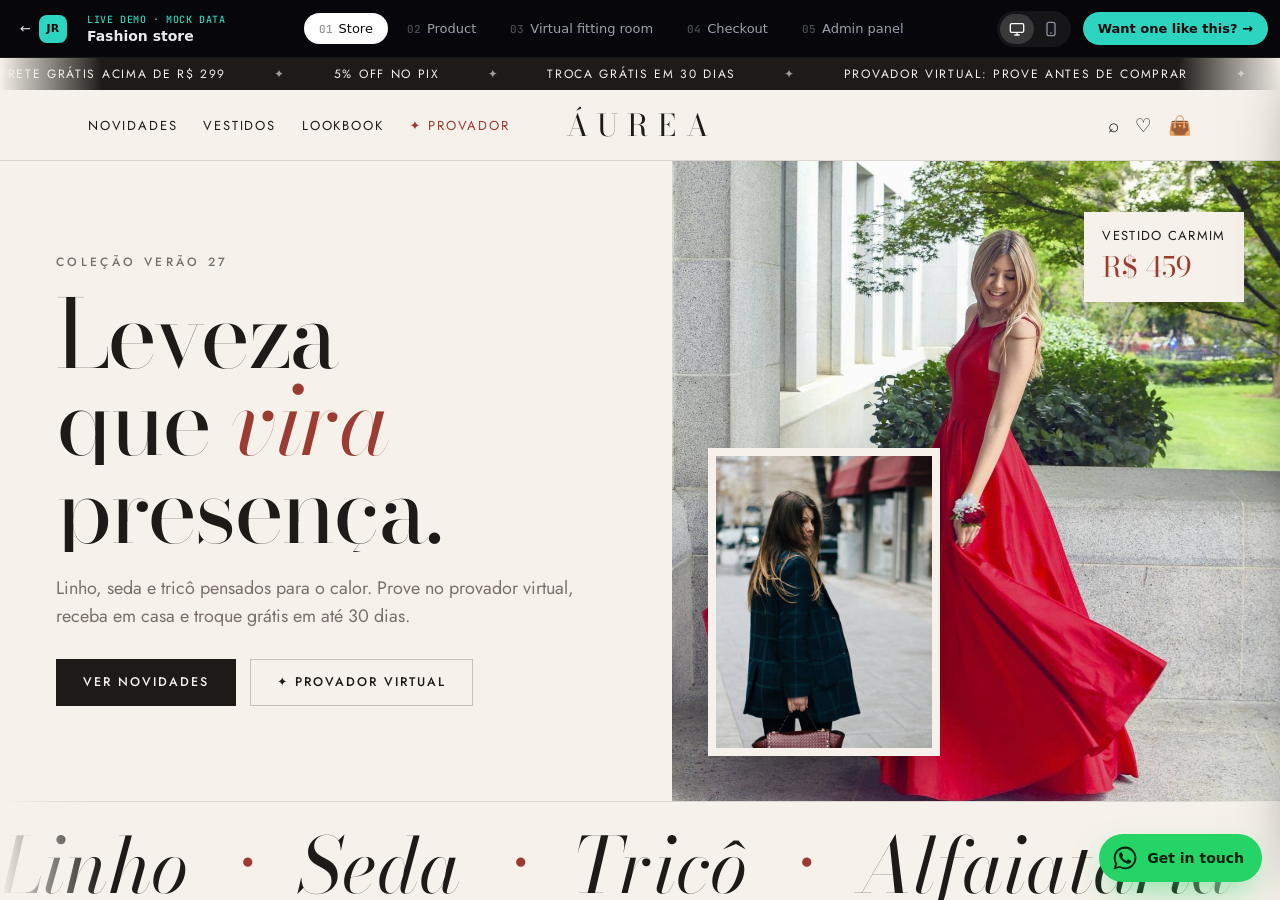
<file: demos/moda.html>
<!doctype html>
<html lang="pt-BR">
<head>
  <meta charset="utf-8" />
  <meta name="viewport" content="width=device-width, initial-scale=1" />
  <title>Loja de moda — demo · Jeffersom Ribeiro</title>
  <meta name="description" content="Demo navegável de loja de moda: vitrine, lookbook comprável, página de produto com guia de tamanho, provador virtual com check do look, checkout com Pix e painel admin. Dados fictícios." />
  <link rel="icon" href="../assets/favicon.svg" type="image/svg+xml" />
  <link rel="preconnect" href="https://fonts.googleapis.com" />
  <link rel="preconnect" href="https://fonts.gstatic.com" crossorigin />
  <link href="https://fonts.googleapis.com/css2?family=Bodoni+Moda:ital,opsz,wght@0,6..96,400;0,6..96,500;1,6..96,400&family=Jost:wght@300;400;500;600&family=JetBrains+Mono:wght@500&display=swap" rel="stylesheet" />
  <link rel="stylesheet" href="kit.css" />
  <style>
    :root {
      --bg: #f6f1ea; --surface: #fffdf9; --surface-2: #efe7dc; --line: rgba(29,26,23,.12);
      --fg: #1d1a17; --muted: #7a7067; --accent: #1d1a17; --accent-2: #9b3b32; --accent-ink: #f6f1ea;
      --radius: 6px; --btn-r: 0px;
      --font-d: "Bodoni Moda", Didot, Georgia, serif; --font-b: "Jost", system-ui, sans-serif;
    }
    .h1, .h2, .card h3, .step__title, .app__top h2, .panel__h h3, .kpi strong, .drawer__h h3 { font-weight: 400; letter-spacing: -.01em; }
    em { color: var(--accent-2); font-style: italic; }
    .eyebrow { color: var(--muted); font-weight: 500; letter-spacing: .28em; }
    .btn { text-transform: uppercase; letter-spacing: .16em; font-size: 12.5px; font-weight: 500; padding: 16px 26px; }
    .btn--sm { padding: 11px 16px; font-size: 11.5px; }
    .btn--wine { background: var(--accent-2); border-color: var(--accent-2); color: #fff; }
    .chips .opt, .seg .opt { border-radius: 0; }
    .opt.is-on { box-shadow: none; }

    /* barra de avisos + nav */
    .ann { background: var(--fg); color: var(--bg); font: 400 12px/1 var(--font-b); letter-spacing: .14em; text-transform: uppercase; padding: 10px 0; }
    .ann span::after { content: "✦"; margin-left: 48px; opacity: .6; }
    .snav { position: sticky; top: 0; z-index: 20; background: color-mix(in srgb, var(--bg) 88%, transparent); backdrop-filter: blur(14px); -webkit-backdrop-filter: blur(14px); border-bottom: 1px solid var(--line); }
    .snav .wrap { display: grid; grid-template-columns: 1fr auto 1fr; align-items: center; height: 70px; }
    .snav nav { display: flex; gap: 26px; }
    .snav nav button, .ic { border: 0; background: none; cursor: pointer; font: 400 13px var(--font-b); letter-spacing: .14em; text-transform: uppercase; color: var(--fg); padding: 6px 0; position: relative; }
    .snav nav button::after { content: ""; position: absolute; left: 0; right: 100%; bottom: 0; height: 1px; background: currentColor; transition: right .35s var(--ease); }
    .snav nav button:hover::after { right: 0; }
    .snav nav .hot { color: var(--accent-2); }
    .brand { border: 0; background: none; cursor: pointer; font: 400 30px/1 var(--font-d); letter-spacing: .32em; color: var(--fg); padding-left: .32em; }
    .icons { display: flex; justify-content: flex-end; gap: 16px; align-items: center; }
    .ic { font-size: 19px; letter-spacing: 0; text-transform: none; }
    .ic[data-n]:not([data-n="0"])::after { content: attr(data-n); position: absolute; top: -4px; right: -10px; min-width: 18px; height: 18px; border-radius: 99px; background: var(--accent-2); color: #fff; font: 600 10.5px/18px var(--font-b); text-align: center; }
    .ic.bump { animation: bump .5s var(--ease); }
    @keyframes bump { 40% { transform: scale(1.35) rotate(-8deg); } }
    .burger { display: none; }

    /* hero editorial */
    .hero { display: grid; grid-template-columns: 1.05fr .95fr; min-height: 640px; }
    .hero__t { display: flex; flex-direction: column; justify-content: center; padding: 60px 56px; }
    .hero .h1 { font-size: clamp(54px, 7.4cqi, 112px); line-height: .92; letter-spacing: -.03em; margin: 22px 0; }
    .hero .h1 .ln { display: block; overflow: hidden; }
    .hero .h1 .ln span { display: inline-block; animation: up 1.1s var(--ease) both; }
    .hero .h1 .ln:nth-child(2) span { animation-delay: .12s; } .hero .h1 .ln:nth-child(3) span { animation-delay: .24s; }
    @keyframes up { from { transform: translateY(105%); } }
    .hero__m { position: relative; overflow: hidden; }
    .hero__m img { position: absolute; inset: 0; width: 100%; height: 100%; object-fit: cover; }
    .hero__m img:first-child { animation: kb 14s ease-in-out infinite alternate; }
    @keyframes kb { to { transform: scale(1.1) translate(-2%, 1%); } }
    .hero__m .card2 { position: absolute; width: 38%; aspect-ratio: 3 / 4; left: 6%; bottom: 7%; object-fit: cover; border: 8px solid var(--bg); box-shadow: 0 30px 60px -20px rgba(0,0,0,.5); animation: floatC 7s ease-in-out infinite; inset: auto auto 7% 6%; height: auto; }
    @keyframes floatC { 50% { transform: translateY(-14px) rotate(-1.5deg); } }
    .tagp { position: absolute; right: 6%; top: 8%; padding: 14px 18px; background: var(--bg); font: 400 13px var(--font-b); letter-spacing: .1em; text-transform: uppercase; box-shadow: 0 20px 40px -20px rgba(0,0,0,.4); }
    .tagp b { display: block; font: 400 28px var(--font-d); letter-spacing: 0; text-transform: none; color: var(--accent-2); }
    .big-mq { padding: 26px 0; border-block: 1px solid var(--line); font: 400 clamp(40px, 6cqi, 78px)/1 var(--font-d); font-style: italic; }
    .big-mq span::after { content: "·"; margin-left: 48px; color: var(--accent-2); }

    /* coleções */
    .cols { display: grid; grid-template-columns: repeat(4, 1fr); gap: 14px; }
    .col { position: relative; aspect-ratio: 3 / 4.4; overflow: hidden; border: 0; padding: 0; cursor: pointer; color: #fff; text-align: left; background: var(--surface-2); }
    .col img { position: absolute; inset: 0; width: 100%; height: 100%; object-fit: cover; transition: transform 1.4s var(--ease); }
    .col:hover img { transform: scale(1.08); }
    .col span { position: absolute; inset: auto 0 0; padding: 70px 20px 20px; background: linear-gradient(transparent, rgba(0,0,0,.6)); font: 400 30px/1 var(--font-d); }
    .col small { display: block; margin-top: 8px; font: 400 11.5px var(--font-b); letter-spacing: .2em; text-transform: uppercase; opacity: .85; }

    /* produto (card) */
    .grid4 { display: grid; grid-template-columns: repeat(4, 1fr); gap: 26px 18px; }
    .pd { position: relative; cursor: pointer; }
    .pd__i { position: relative; aspect-ratio: 3 / 4; overflow: hidden; background: var(--surface-2); }
    .pd__i img { width: 100%; height: 100%; object-fit: cover; transition: transform 1.2s var(--ease); }
    .pd:hover .pd__i img { transform: scale(1.06); }
    .pd__q { position: absolute; left: 0; right: 0; bottom: 0; padding: 12px; background: rgba(246,241,234,.94); transform: translateY(101%); transition: transform .45s var(--ease); }
    .pd:hover .pd__q, .pd:focus-within .pd__q { transform: none; }
    .pd__q p { margin: 0 0 8px; font-size: 11px; letter-spacing: .18em; text-transform: uppercase; color: var(--muted); }
    .pd__q div { display: flex; gap: 6px; }
    .pd__q button { flex: 1; padding: 9px 0; border: 1px solid var(--line); background: var(--surface); cursor: pointer; font: 500 12px var(--font-b); transition: background .2s, color .2s; }
    .pd__q button:hover { background: var(--fg); color: var(--bg); }
    .pd__q button[disabled] { opacity: .3; text-decoration: line-through; cursor: not-allowed; }
    .pd__b { padding: 12px 2px 0; display: grid; gap: 4px; }
    .pd__b b { font-weight: 400; font-size: 15px; }
    .pd__b span { font-size: 14px; } .pd__b s { color: var(--muted); margin-right: 6px; }
    .pd__b small { color: var(--muted); font-size: 12.5px; }
    .dots { display: flex; gap: 5px; margin-top: 2px; } .dots i { width: 11px; height: 11px; border-radius: 50%; border: 1px solid var(--line); }
    .bdg { position: absolute; left: 10px; top: 10px; z-index: 1; padding: 6px 9px; background: var(--bg); font: 500 10.5px var(--font-b); letter-spacing: .16em; text-transform: uppercase; }
    .bdg--sale { background: var(--accent-2); color: #fff; }
    .heart { position: absolute; right: 10px; top: 10px; z-index: 1; border: 0; background: none; font-size: 20px; cursor: pointer; color: var(--fg); transition: transform .25s var(--ease); }
    .heart:hover { transform: scale(1.15); } .heart.on { color: var(--accent-2); animation: pop2 .4s var(--ease); }

    /* lookbook com hotspots */
    .shoplook { display: grid; grid-template-columns: 1.1fr .9fr; gap: 40px; align-items: center; }
    .lk { position: relative; overflow: hidden; }
    .lk img { width: 100%; aspect-ratio: 4 / 5; object-fit: cover; }
    .hs { position: absolute; width: 30px; height: 30px; transform: translate(-50%, -50%); border-radius: 50%; border: 0; cursor: pointer; background: rgba(255,255,255,.95); box-shadow: 0 0 0 0 rgba(255,255,255,.7); animation: hsP 2s infinite; font: 500 15px var(--font-b); }
    .hs.on { background: var(--accent-2); color: #fff; }
    @keyframes hsP { 70% { box-shadow: 0 0 0 14px rgba(255,255,255,0); } }
    .hpop { display: flex; gap: 16px; align-items: center; padding: 16px; background: var(--surface); border: 1px solid var(--line); margin-top: 18px; animation: screenIn .45s var(--ease); }
    .hpop img { width: 84px; aspect-ratio: 3 / 4; object-fit: cover; }
    .perks { display: grid; grid-template-columns: repeat(4, 1fr); border-block: 1px solid var(--line); }
    .perks div { padding: 26px 20px; text-align: center; font-size: 14px; color: var(--muted); border-right: 1px solid var(--line); }
    .perks div:last-child { border-right: 0; }
    .perks b { display: block; font: 400 22px var(--font-d); color: var(--fg); margin-bottom: 6px; }
    .provcta { display: grid; grid-template-columns: 1fr 1fr; background: var(--fg); color: var(--bg); overflow: hidden; }
    .provcta > div { padding: 56px; }
    .provcta .lead { color: rgba(246,241,234,.75); }
    .provcta .btn { background: var(--bg); color: var(--fg); border-color: var(--bg); }
    .provcta svg { width: 100%; height: 440px; background: radial-gradient(circle at 50% 40%, #3a332d, #1d1a17 70%); }

    /* página de produto */
    .pp { display: grid; grid-template-columns: 1.15fr .85fr; gap: 50px; align-items: start; padding: 30px 0 60px; }
    .pp__g { display: grid; grid-template-columns: 76px 1fr; gap: 12px; position: sticky; top: 84px; }
    .pp__th { display: grid; gap: 10px; align-content: start; }
    .pp__th button { padding: 0; border: 1px solid transparent; background: var(--surface-2); cursor: pointer; aspect-ratio: 3 / 4; overflow: hidden; opacity: .55; transition: opacity .2s, border-color .2s; }
    .pp__th button.on { opacity: 1; border-color: var(--fg); }
    .pp__th img, .pp__th svg { width: 100%; height: 100%; object-fit: cover; }
    .pp__main { position: relative; aspect-ratio: 3 / 4; overflow: hidden; background: var(--surface-2); cursor: zoom-in; }
    .pp__main img, .pp__main svg { width: 100%; height: 100%; object-fit: cover; animation: screenIn .5s var(--ease); transition: transform .2s; }
    .pp__main.zoom img { transform: scale(2); }
    .pp h1 { font: 400 clamp(34px, 3.6cqi, 46px)/1.05 var(--font-d); margin: 10px 0 12px; }
    .price { font-size: 22px; } .price s { color: var(--muted); font-size: 16px; margin-right: 8px; }
    .pix { color: var(--muted); font-size: 14px; margin-top: 4px; }
    .lbl { display: flex; justify-content: space-between; margin: 26px 0 10px; font-size: 12px; letter-spacing: .18em; text-transform: uppercase; }
    .lbl button { border: 0; background: none; padding: 0; cursor: pointer; font: inherit; text-decoration: underline; text-underline-offset: 4px; color: var(--fg); }
    .sw { display: flex; gap: 10px; }
    .sw button { width: 34px; height: 34px; border-radius: 50%; border: 1px solid var(--line); cursor: pointer; outline: 1px solid transparent; outline-offset: 3px; transition: outline-color .2s, transform .2s; }
    .sw button:hover { transform: scale(1.08); } .sw button.on { outline-color: var(--fg); }
    .sz { display: grid; grid-template-columns: repeat(5, 1fr); gap: 8px; }
    .sz button { position: relative; padding: 13px 0; border: 1px solid var(--line); background: var(--surface); cursor: pointer; font: 500 14px var(--font-b); transition: background .2s, color .2s, border-color .2s; }
    .sz button:hover { border-color: var(--fg); }
    .sz button.on { background: var(--fg); color: var(--bg); border-color: var(--fg); }
    .sz button.out { color: var(--muted); background: repeating-linear-gradient(135deg, transparent 0 7px, var(--line) 7px 8px); }
    .sz button.rec::after { content: "★"; position: absolute; top: -9px; right: -6px; width: 18px; height: 18px; border-radius: 50%; background: var(--accent-2); color: #fff; font-size: 10px; line-height: 18px; }
    .fitbar { position: relative; height: 4px; background: var(--surface-2); margin: 12px 0 6px; }
    .fitbar i { position: absolute; top: 50%; width: 14px; height: 14px; border-radius: 50%; background: var(--fg); transform: translate(-50%, -50%); }
    .fitl { display: flex; justify-content: space-between; color: var(--muted); font-size: 12px; }
    .acc { border-top: 1px solid var(--line); }
    .acc details { border-bottom: 1px solid var(--line); }
    .acc summary { padding: 18px 0; cursor: pointer; list-style: none; display: flex; justify-content: space-between; font-size: 13px; letter-spacing: .16em; text-transform: uppercase; }
    .acc summary::after { content: "+"; font-size: 18px; transition: transform .3s; } .acc details[open] summary::after { transform: rotate(45deg); }
    .acc details > div { padding: 0 0 18px; color: var(--muted); line-height: 1.7; font-size: 15px; }
    .rev { padding: 18px 0; border-bottom: 1px solid var(--line); }
    .rev b { font-weight: 500; } .stars { color: var(--accent-2); letter-spacing: 2px; }
    .fly { position: fixed; z-index: 95; pointer-events: none; object-fit: cover; box-shadow: 0 20px 40px -10px rgba(0,0,0,.4); }

    /* provador virtual */
    .prov { display: grid; grid-template-columns: 300px 1fr 340px; min-height: calc(100cqh); }
    .prov__l, .prov__r { padding: 24px; background: var(--surface); border-right: 1px solid var(--line); }
    .prov__r { border-right: 0; border-left: 1px solid var(--line); }
    .stagem { position: relative; padding: 70px 16px 24px; background: radial-gradient(ellipse at 50% 30%, #fffaf3, var(--surface-2) 75%); }
    .stk { position: sticky; top: 84px; display: grid; justify-items: center; gap: 12px; }
    .stagem svg { height: min(72svh, 660px); width: auto; overflow: visible; }
    #fig { animation: breathe 5s ease-in-out infinite; transform-origin: 150px 600px; }
    @keyframes breathe { 50% { transform: translateY(-2px) scaleY(1.004); } }
    .gm { stroke: rgba(0,0,0,.22); stroke-width: 1.3; stroke-linejoin: round; }
    .ln { fill: none; stroke: rgba(0,0,0,.24); stroke-width: 1.3; stroke-linecap: round; }
    .face { fill: none; stroke: rgba(60,30,20,.45); stroke-width: 1.4; stroke-linecap: round; }
    .drop { animation: drop .7s var(--ease) both; }
    @keyframes drop { from { opacity: 0; transform: translateY(-26px); } 60% { opacity: 1; } }
    .sway { animation: sway 4.5s ease-in-out infinite; transform-box: fill-box; transform-origin: 50% 0; }
    @keyframes sway { 50% { transform: skewX(1.6deg); } }
    .mtool { position: absolute; top: 18px; left: 18px; right: 18px; display: flex; justify-content: space-between; gap: 10px; flex-wrap: wrap; pointer-events: none; }
    .mtool > * { pointer-events: auto; }
    .fitbadge { display: flex; gap: 6px; flex-wrap: wrap; justify-content: center; max-width: 92%; }
    .fitbadge span { padding: 6px 10px; background: var(--surface); border: 1px solid var(--line); font-size: 12px; animation: kIn .4s var(--ease); white-space: nowrap; }
    .fitbadge .warn { border-color: var(--warn); color: #9a5b00; }
    .wtabs { display: flex; gap: 2px; overflow-x: auto; scrollbar-width: none; border-bottom: 1px solid var(--line); margin: 0 -24px 16px; padding: 0 24px; }
    .wtabs button { flex: none; padding: 12px 10px; border: 0; background: none; cursor: pointer; font: 500 11.5px var(--font-b); letter-spacing: .14em; text-transform: uppercase; color: var(--muted); border-bottom: 2px solid transparent; }
    .wtabs button.on { color: var(--fg); border-color: var(--fg); }
    .wgrid { display: grid; grid-template-columns: 1fr 1fr; gap: 10px; }
    .wi { position: relative; display: grid; gap: 6px; padding: 10px; border: 1px solid var(--line); background: var(--bg); cursor: pointer; text-align: left; transition: border-color .2s, transform .25s var(--ease); }
    .wi:hover { transform: translateY(-2px); border-color: var(--fg); }
    .wi.on { border-color: var(--accent-2); background: color-mix(in srgb, var(--accent-2) 6%, var(--bg)); }
    .wi.on::after { content: "✓ vestindo"; position: absolute; top: 6px; right: 6px; font-size: 10px; letter-spacing: .1em; color: var(--accent-2); }
    .wi svg { width: 100%; height: 96px; }
    .wi b { font-weight: 500; font-size: 13px; } .wi span { font-size: 12.5px; color: var(--muted); }
    .sel { padding: 16px; margin-top: 16px; border: 1px solid var(--line); background: var(--bg); animation: screenIn .4s var(--ease); }
    .score { display: flex; gap: 16px; align-items: center; }
    .score .ring { --s: 96px; --w: 8px; }
    .score .ring b { font: 400 30px var(--font-d); }
    .tips { display: grid; gap: 8px; margin-top: 14px; font-size: 14px; }
    .tips div { display: flex; gap: 10px; padding: 10px 12px; background: var(--bg); border-left: 2px solid var(--c, var(--ok)); animation: kIn .4s var(--ease) both; }
    .mini { display: grid; grid-template-columns: 1fr auto; gap: 6px 12px; font-size: 14px; }
    .mini span:nth-child(even) { text-align: right; }
    .lookbar { display: flex; align-items: center; gap: 12px; flex-wrap: wrap; justify-content: space-between; padding-top: 16px; margin-top: 16px; border-top: 1px solid var(--line); }
    .lookbar b { font: 400 26px var(--font-d); }
    .prof label { display: grid; gap: 6px; font-size: 13px; color: var(--muted); margin-bottom: 14px; }
    .prof input[type=range] { width: 100%; accent-color: var(--fg); }
    .prof label b { color: var(--fg); font-weight: 500; }
    .tones { display: flex; gap: 8px; } .tones button { width: 30px; height: 30px; border-radius: 50%; border: 0; cursor: pointer; outline: 1px solid transparent; outline-offset: 3px; }
    .tones button.on { outline-color: var(--fg); }

    /* sacola */
    .ship { margin-bottom: 16px; font-size: 14px; }
    .ship .bar { margin-top: 8px; height: 5px; }
    .ci { display: grid; grid-template-columns: 70px 1fr auto; gap: 14px; padding: 14px 0; border-bottom: 1px solid var(--line); align-items: center; animation: kIn .4s var(--ease); }
    .ci img, .ci svg { width: 70px; aspect-ratio: 3 / 4; object-fit: cover; background: var(--surface-2); }
    .ci b { font-weight: 500; } .ci small { display: block; color: var(--muted); }
    .qty { display: inline-flex; border: 1px solid var(--line); margin-top: 8px; } .qty button { width: 28px; height: 28px; border: 0; background: none; cursor: pointer; } .qty span { width: 24px; text-align: center; line-height: 28px; font-size: 13px; }
    .tot { display: grid; gap: 8px; margin: 16px 0; font-size: 15px; } .tot div { display: flex; justify-content: space-between; }

    /* checkout */
    .co { display: grid; grid-template-columns: 1.2fr .8fr; gap: 40px; align-items: start; padding: 40px 0 60px; }
    .co .summary-box { position: sticky; top: 90px; padding: 24px; background: var(--surface); border: 1px solid var(--line); }
    .qr { width: 180px; height: 180px; margin: 0 auto; display: block; background: #fff; padding: 10px; border: 1px solid var(--line); }
    .track { display: grid; grid-template-columns: repeat(4, 1fr); margin-top: 26px; text-align: center; font-size: 12px; color: var(--muted); }
    .track div { position: relative; padding-top: 22px; } .track div::before { content: ""; position: absolute; top: 4px; left: 50%; width: 12px; height: 12px; border-radius: 50%; transform: translateX(-50%); background: var(--surface-2); border: 2px solid var(--line); }
    .track div.on { color: var(--fg); } .track div.on::before { background: var(--accent-2); border-color: var(--accent-2); }

    /* painel */
    .tp { display: flex; align-items: center; gap: 12px; padding: 10px 0; border-bottom: 1px solid var(--line); font-size: 14px; }
    .tp img, .tp svg { width: 42px; height: 54px; object-fit: cover; flex: none; background: var(--surface-2); }
    .grade td, .grade th { text-align: center; } .grade td:first-child, .grade th:first-child { text-align: left; }
    .grade td.z { color: #fff; background: var(--bad); } .grade td.l { background: #fdecc8; }
    .grade td img { width: 34px; height: 44px; object-fit: cover; vertical-align: middle; margin-right: 10px; }
    .kcard .ord { display: flex; gap: 4px; margin-top: 8px; } .kcard .ord img { width: 26px; height: 34px; object-fit: cover; }

    @container (max-width: 1100px) {
      .prov { grid-template-columns: minmax(0, 1fr) 340px; } .prov__l { grid-column: 1 / -1; order: 3; border-right: 0; border-top: 1px solid var(--line); }
    }
    @container (max-width: 900px) {
      .hero, .shoplook, .provcta, .pp, .co { grid-template-columns: 1fr; }
      .hero__m { min-height: 520px; } .hero__t { padding: 44px 24px; }
      .grid4 { grid-template-columns: 1fr 1fr; } .cols { grid-template-columns: 1fr 1fr; }
      .perks { grid-template-columns: 1fr 1fr; } .perks div:nth-child(2) { border-right: 0; } .perks div:nth-child(-n+2) { border-bottom: 1px solid var(--line); }
      .pp__g { position: static; grid-template-columns: 1fr; } .pp__th { grid-auto-flow: column; grid-auto-columns: 64px; order: 2; overflow-x: auto; }
      .prov { grid-template-columns: minmax(0, 1fr); } .prov__r { border-left: 0; border-top: 1px solid var(--line); } .stk { position: static; } .stagem svg { height: 520px; }
      .co .summary-box { position: static; }
    }
    @container (max-width: 760px) {
      .snav nav { display: none; } .burger { display: block; }
      .snav .wrap { grid-template-columns: auto 1fr auto; } .brand { justify-self: center; font-size: 24px; }
      .provcta > div { padding: 36px 24px; }
      .pd__q { transform: none; position: static; padding: 8px 0 0; background: none; } .pd__q p { display: none; }
    }
  </style>
</head>
<body data-sector="moda">
<svg width="0" height="0" style="position:absolute" aria-hidden="true"><defs>
  <pattern id="flo" width="26" height="26" patternUnits="userSpaceOnUse"><rect width="26" height="26" fill="#f2e8d6"/><circle cx="6" cy="6" r="3.4" fill="#c86f7c"/><circle cx="19" cy="18" r="3" fill="#d99a5b"/><circle cx="20" cy="5" r="1.6" fill="#6f8f6a"/><circle cx="6" cy="19" r="1.8" fill="#6f8f6a"/></pattern>
  <pattern id="str" width="12" height="12" patternUnits="userSpaceOnUse"><rect width="12" height="12" fill="#f3eee5"/><rect width="4.5" height="12" fill="#1d1a17"/></pattern>
  <pattern id="pla" width="18" height="18" patternUnits="userSpaceOnUse"><rect width="18" height="18" fill="#3e5c8a"/><path d="M0 4h18M0 13h18M4 0v18M13 0v18" stroke="#2a4068" stroke-width="2"/><path d="M0 9h18M9 0v18" stroke="#a9bede" stroke-width=".8"/></pattern>
</defs></svg>
<div class="stage"><main class="viewport">

  <!-- ===================== LOJA ===================== -->
  <section class="screen" id="loja" data-label="Loja" data-label-en="Store" data-label-es="Tienda">
    <div data-top></div>
    <div class="hero">
      <div class="hero__t">
        <span class="eyebrow" data-reveal>Coleção Verão 27</span>
        <h1 class="h1"><span class="ln"><span>Leveza</span></span><span class="ln"><span>que <em>vira</em></span></span><span class="ln"><span>presença.</span></span></h1>
        <p class="lead" data-reveal>Linho, seda e tricô pensados para o calor. Prove no provador virtual, receba em casa e troque grátis em até 30 dias.</p>
        <div class="row mt" data-reveal><button class="btn" data-act="novidades">Ver novidades</button><button class="btn btn--ghost" data-go-prov>✦ Provador virtual</button></div>
      </div>
      <div class="hero__m"><img src="../assets/moda/look2.jpg" alt="Modelo com vestido vermelho"><img class="card2" src="../assets/moda/look4.jpg" alt=""><div class="tagp float">Vestido Carmim<b>R$ 459</b></div></div>
    </div>
    <div class="big-mq marquee" style="--speed:30s"><div><span>Linho</span><span>Seda</span><span>Tricô</span><span>Alfaiataria</span><span>Feito no Brasil</span></div></div>

    <section class="sec"><div class="wrap">
      <div class="cols" data-reveal>
        <button class="col" data-cat="vestidos"><img src="../assets/moda/look2.jpg" alt="" loading="lazy"><span>Vestidos<small>leveza pro verão</small></span></button>
        <button class="col" data-cat="blusas"><img src="../assets/moda/p-tricot.jpg" alt="" loading="lazy"><span>Tricôs &amp; blusas<small>texturas naturais</small></span></button>
        <button class="col" data-cat="calcas"><img src="../assets/moda/p-listrada.jpg" alt="" loading="lazy"><span>Calças &amp; saias<small>caimento fluido</small></span></button>
        <button class="col" data-cat="acessorios"><img src="../assets/moda/p-bolsa.jpg" alt="" loading="lazy"><span>Acessórios<small>o toque final</small></span></button>
      </div>
    </div></section>

    <section class="sec" id="novidades" style="padding-top:0"><div class="wrap">
      <div class="row" style="justify-content:space-between;margin-bottom:28px"><div><span class="eyebrow" data-reveal>Mais desejados</span><h2 class="h2" data-reveal>Escolhidos a dedo</h2></div>
        <div class="chips" data-group="cat" id="catChips"><button class="opt is-on" data-value="all">Tudo</button><button class="opt" data-value="vestidos">Vestidos</button><button class="opt" data-value="blusas">Blusas</button><button class="opt" data-value="calcas">Calças</button><button class="opt" data-value="acessorios">Acessórios</button></div></div>
      <div class="grid4" id="shopGrid"></div>
    </div></section>

    <div class="perks"><div><b>Frete grátis</b>acima de R$ 299</div><div><b>5% off no Pix</b>aprovação na hora</div><div><b>Troca grátis</b>em até 30 dias</div><div><b>Até 6× sem juros</b>no cartão</div></div>

    <section class="sec" id="lookbook"><div class="wrap shoplook">
      <div class="lk" data-reveal><img src="../assets/moda/look1.jpg" alt="Look da semana" loading="lazy"><div id="hsBox"></div></div>
      <div>
        <span class="eyebrow" data-reveal>Compre o look</span>
        <h2 class="h2" data-reveal>Inverno na cidade, <em>sem esforço</em>.</h2>
        <p class="lead mt" data-reveal>Toque nos pontos da foto para ver cada peça e levar o look inteiro com 10% de desconto.</p>
        <div id="hpop"></div>
        <button class="btn mt" id="buyLook1">Levar o look completo · −10%</button>
      </div>
    </div></section>

    <section class="provcta"><div>
      <span class="eyebrow" style="color:#c9b9a6">Exclusivo</span>
      <h2 class="h2">Prove antes de <em style="color:#e7a598">comprar</em>.</h2>
      <p class="lead mt">Monte looks numa modelo com as suas medidas, veja o caimento de cada tamanho e receba a opinião da nossa stylist. Quem usa o provador devolve 34% menos.</p>
      <button class="btn mt" data-go-prov>Abrir o provador virtual</button>
    </div><svg id="ctaFig" viewBox="0 0 300 640" role="img" aria-label="Modelo ilustrada"></svg></section>

    <section class="sec"><div class="wrap">
      <div class="head center"><span class="eyebrow" data-reveal>@aurea.atelier</span><h2 class="h2" data-reveal>Vestido por vocês</h2></div>
      <div class="grid4" data-reveal>
        <img src="../assets/moda/look5.jpg" alt="" loading="lazy" style="aspect-ratio:1;object-fit:cover"><img src="../assets/moda/look7.jpg" alt="" loading="lazy" style="aspect-ratio:1;object-fit:cover">
        <img src="../assets/moda/look3.jpg" alt="" loading="lazy" style="aspect-ratio:1;object-fit:cover"><img src="../assets/moda/look6.jpg" alt="" loading="lazy" style="aspect-ratio:1;object-fit:cover">
      </div>
      <form class="row mt" style="justify-content:center;margin-top:50px" data-mock="Cupom BEMVINDA10 enviado para o seu e-mail ✉️"><input class="input" type="email" required placeholder="Seu e-mail para ganhar 10% na 1ª compra" aria-label="E-mail" style="max-width:380px"><button class="btn">Quero 10%</button></form>
    </div></section>
    <footer class="foot"><div class="wrap"><span>© ÁUREA atelier · demo fictícia</span><span>Rua das Sedas, 88 · atendimento seg a sáb 10h–20h</span></div></footer>
  </section>

  <!-- ===================== PRODUTO ===================== -->
  <section class="screen" id="produto" data-label="Produto" data-label-en="Product" data-label-es="Producto">
    <div data-top></div>
    <div class="wrap">
      <div class="pp">
        <div class="pp__g"><div class="pp__th" id="ppTh"></div><div class="pp__main" id="ppMain"></div></div>
        <div>
          <span class="eyebrow" id="ppCat"></span>
          <h1 id="ppName"></h1>
          <div class="price" id="ppPrice"></div>
          <div class="pix" id="ppPix"></div>
          <p class="small" style="margin-top:12px;color:var(--accent-2)" id="ppHot"></p>
          <div class="lbl"><span>Cor: <b id="ppColor" style="font-weight:500"></b></span></div>
          <div class="sw" id="ppSw"></div>
          <div class="lbl"><span>Tamanho</span><button id="ppGuide">Qual é o meu tamanho?</button></div>
          <div class="sz" id="ppSz"></div>
          <p class="small muted" id="ppRec" style="margin-top:10px"></p>
          <div style="display:grid;gap:10px;margin-top:22px">
            <button class="btn btn--block" id="ppAdd">Adicionar à sacola</button>
            <button class="btn btn--ghost btn--block" id="ppTry">✦ Provar no provador virtual</button>
          </div>
          <div class="row small muted" style="margin-top:16px;gap:18px"><span>🚚 Chega em 2 dias úteis</span><span>↺ Troca grátis 30 dias</span></div>
          <div class="lbl" style="margin-top:30px"><span>Como veste</span><span class="muted" style="letter-spacing:0;text-transform:none">142 avaliações</span></div>
          <div class="fitbar"><i id="ppFit"></i></div><div class="fitl"><span>Pequeno</span><span>Perfeito</span><span>Grande</span></div>
          <div class="acc mt">
            <details open><summary>Detalhes</summary><div id="ppDesc"></div></details>
            <details><summary>Composição e cuidados</summary><div>100% linho certificado, tingimento natural. Lavar à mão em água fria, secar à sombra, passar do avesso.</div></details>
            <details><summary>Entrega</summary><div><form class="row" id="cepF" style="gap:8px"><input class="input" name="cep" required inputmode="numeric" placeholder="Seu CEP" style="max-width:180px" aria-label="CEP"><button class="btn btn--sm">Calcular</button></form><p id="cepR" style="margin-top:10px"></p></div></details>
          </div>
          <div class="lbl" style="margin-top:34px"><span>Avaliações</span><span><span class="stars">★★★★★</span> 4,8</span></div>
          <div class="rev"><b>Marina L.</b> <span class="stars">★★★★★</span><p class="muted small" style="margin-top:6px">Tecido maravilhoso e o provador acertou meu tamanho em cheio. Vesti no casamento da minha irmã!</p></div>
          <div class="rev"><b>Juliana P.</b> <span class="stars">★★★★☆</span><p class="muted small" style="margin-top:6px">Linda, mas veste um pouco justo no busto. Peguei o M seguindo a recomendação e ficou perfeito.</p></div>
        </div>
      </div>
      <div class="head"><span class="eyebrow">Complete o look</span><h2 class="h2">Combina com</h2></div>
      <div class="grid4" id="ppMatch" style="margin-bottom:70px"></div>
    </div>
  </section>

  <!-- ===================== PROVADOR VIRTUAL ===================== -->
  <section class="screen" id="provador" data-label="Provador virtual" data-label-en="Virtual fitting room" data-label-es="Probador virtual">
    <div data-top></div>
    <div class="prov">
      <aside class="prov__l prof">
        <span class="eyebrow">Sua modelo</span>
        <h3 style="font:400 26px var(--font-d);margin:8px 0 18px">Suas medidas</h3>
        <label>Altura <b id="vAlt"></b><input type="range" id="rAlt" min="150" max="185" value="165"></label>
        <label>Peso <b id="vPes"></b><input type="range" id="rPes" min="45" max="100" value="60"></label>
        <p class="small muted" style="margin:-4px 0 14px">Tamanho sugerido: <b id="vRec" style="color:var(--accent-2)"></b></p>
        <p class="small muted" style="margin-bottom:8px">Tom de pele</p>
        <div class="tones" id="tones"></div>
        <p class="small muted" style="margin:16px 0 8px">Cabelo</p>
        <div class="chips" data-group="hair" id="hairC"><button class="opt is-on" data-value="long">Longo</button><button class="opt" data-value="bob">Chanel</button><button class="opt" data-value="bun">Coque</button><button class="opt" data-value="short">Curto</button></div>
        <div class="tones" id="hairT" style="margin-top:10px"></div>
        <p class="small muted" style="margin:22px 0 8px">Ocasião do look</p>
        <div class="chips" data-group="occ" id="occC"><button class="opt is-on" data-value="trabalho">Trabalho</button><button class="opt" data-value="casual">Casual</button><button class="opt" data-value="festa">Festa</button><button class="opt" data-value="praia">Praia</button></div>
      </aside>
      <div class="stagem">
        <div class="mtool"><button class="btn btn--ghost btn--sm" id="surp" style="background:var(--surface)">✦ Me surpreenda</button><div class="row" style="gap:8px"><button class="btn btn--ghost btn--sm" id="undress" style="background:var(--surface)">Tirar tudo</button><button class="btn btn--ghost btn--sm" id="saveL" style="background:var(--surface)">♡ Salvar look</button></div></div>
        <div class="stk"><svg id="model" viewBox="0 0 300 640" role="img" aria-label="Modelo vestindo o look montado"></svg>
        <div class="fitbadge" id="fitB"></div></div>
      </div>
      <aside class="prov__r">
        <div class="wtabs" id="wtabs"></div>
        <div class="wgrid" id="wgrid"></div>
        <div id="wsel"></div>
        <div class="sel" style="margin-top:18px">
          <div class="score"><div class="ring" id="scR" data-p="0"><div><b id="scN">0</b></div></div><div><span class="eyebrow">Check do look</span><p style="margin-top:6px;font:400 20px var(--font-d)" id="scT"></p></div></div>
          <div class="tips" id="tips"></div>
          <div class="lookbar"><div><small class="muted">Look completo</small><br><b id="lkTot">R$ 0</b></div><button class="btn btn--wine" id="buyLook">Comprar o look</button></div>
        </div>
      </aside>
    </div>
  </section>

  <!-- ===================== CHECKOUT ===================== -->
  <section class="screen" id="checkout" data-label="Checkout" data-label-en="Checkout" data-label-es="Pago">
    <div data-top></div>
    <div class="wrap co">
      <div class="card" data-wizard id="coW">
        <div class="steps"><i></i><i></i><i></i><i></i></div>
        <div class="step">
          <h3 class="step__title">Entrega</h3>
          <div class="form"><label class="field">Nome completo<input class="input" name="nome" required placeholder="Como está no documento"></label>
            <div class="grid" style="grid-template-columns:1fr 2fr;gap:12px"><label class="field">CEP<input class="input" name="cep" required inputmode="numeric" placeholder="00000-000"></label><label class="field">Endereço<input class="input" name="end" required placeholder="Rua, número, complemento"></label></div></div>
          <p class="field mt">Frete</p>
          <div class="opts" data-group="frete" data-required style="grid-template-columns:1fr 1fr">
            <button class="opt is-on" data-value="Padrão"><span><b>Padrão · 2 dias úteis</b><small id="frP">grátis</small></span></button>
            <button class="opt" data-value="Expresso"><span><b>Expresso · hoje até 21h</b><small>R$ 24,90</small></span></button>
          </div>
          <div class="step__nav"><button class="btn btn--ghost" data-go-bag>← Sacola</button><button class="btn" data-next>Pagamento →</button></div>
        </div>
        <div class="step">
          <h3 class="step__title">Pagamento</h3>
          <div class="opts" data-group="pag" data-required style="grid-template-columns:1fr 1fr">
            <button class="opt is-on" data-value="Pix"><span style="font-size:24px">◈</span><span><b>Pix · 5% off</b><small>aprovação na hora</small></span></button>
            <button class="opt" data-value="Cartão"><span style="font-size:24px">▭</span><span><b>Cartão</b><small>até 6× sem juros</small></span></button>
          </div>
          <div class="step__nav"><button class="btn btn--ghost" data-prev>← Voltar</button><button class="btn" data-next>Revisar →</button></div>
        </div>
        <div class="step">
          <h3 class="step__title">Revise seu pedido</h3>
          <dl class="summary"><div><dt>Entrega para</dt><dd data-show="nome"></dd></div><div><dt>Endereço</dt><dd data-show="end"></dd></div><div><dt>Frete</dt><dd data-show="frete"></dd></div><div><dt>Pagamento</dt><dd data-show="pag"></dd></div></dl>
          <div class="step__nav"><button class="btn btn--ghost" data-prev>← Voltar</button><button class="btn btn--wine" data-next>Finalizar compra</button></div>
        </div>
        <div class="step done">
          <svg class="check" viewBox="0 0 100 100"><circle cx="50" cy="50" r="46"/><path d="M30 52l13 13 27-29"/></svg>
          <h3 class="step__title" style="font-size:34px">Pedido <span id="ordN"></span> confirmado</h3>
          <div id="payBox"></div>
          <div class="track"><div class="on">Pago</div><div>Separando</div><div>Enviado</div><div>Entregue</div></div>
          <p class="muted small mt">Você acompanha tudo pelo WhatsApp e pelo e-mail.</p>
          <div class="row mt" style="justify-content:center"><button class="btn" data-act="home">Continuar comprando</button></div>
        </div>
      </div>
      <aside class="summary-box"><span class="eyebrow">Resumo</span><div id="coList" style="margin-top:12px"></div><div class="tot" id="coTot"></div></aside>
    </div>
  </section>

  <!-- ===================== PAINEL ADMIN ===================== -->
  <section class="screen" id="admin" data-label="Painel admin" data-label-en="Admin panel" data-label-es="Panel admin">
    <div class="app">
      <aside class="app__side">
        <a href="#loja" class="logo" style="font:400 21px var(--font-d);letter-spacing:.18em;padding-left:12px">ÁUREA</a>
        <a data-view="m-vend" class="is-on"><i>◔</i>Vendas</a>
        <a data-view="m-ped"><i>▦</i>Pedidos</a>
        <a data-view="m-est"><i>▤</i>Estoque por grade</a>
        <a data-view="m-prov"><i>✦</i>Provador</a>
        <span class="spacer"></span>
        <a href="#loja"><i>↗</i>Ver a loja</a>
      </aside>
      <div class="app__main">
        <div class="app__top">
          <div><p class="muted small" id="mHoje"></p><h2 data-view-title>Vendas</h2></div>
          <div class="row"><button class="cmdk-btn" data-cmdk>⌕ <span class="t">Buscar pedido, produto…</span><span class="kbd">⌘K</span></button><button class="bell" data-n="2" data-drawer="#m-notif" aria-label="Notificações">🔔</button><span class="avatar" style="background:var(--fg);color:var(--bg)">AV</span></div>
        </div>
        <div class="view" id="m-vend">
          <div class="kpis">
            <div class="kpi"><small>Faturamento hoje</small><strong id="kFat">R$ 0</strong><em>▲ 18% vs. ontem</em></div>
            <div class="kpi"><small>Pedidos</small><strong id="kPed">0</strong><em>62% pelo celular</em></div>
            <div class="kpi"><small>Ticket médio</small><strong>R$ 412</strong><em>▲ R$ 58 com “compre o look”</em></div>
            <div class="kpi"><small>Conversão</small><strong data-count="3.8" data-suf="%">0</strong><em>provador: 18%</em></div>
          </div>
          <div class="dash">
            <div class="panel"><div class="panel__h"><h3>Vendas por hora</h3><span class="muted small">hoje</span></div><div class="bars" data-bars="320,180,90,140,410,980,1240,860,1520,1980,2240,1760" data-labels="9h,10h,11h,12h,13h,14h,15h,16h,17h,18h,19h,20h" data-pre="R$ "></div></div>
            <div class="panel"><div class="panel__h"><h3>Mais vendidos</h3><span class="muted small">7 dias</span></div><div id="topP"></div></div>
          </div>
        </div>
        <div class="view" id="m-ped">
          <div class="toolbar"><span class="muted small">Arraste (ou toque em →). Cada etapa avisa a cliente no WhatsApp.</span></div>
          <div class="kanban" id="kb">
            <div class="kcol" data-k="pago"><h4>Pago <span data-n></span></h4><div class="kcards"></div></div>
            <div class="kcol" data-k="sep"><h4>Separando <span data-n></span></h4><div class="kcards"></div></div>
            <div class="kcol" data-k="env"><h4>Enviado <span data-n></span></h4><div class="kcards"></div></div>
            <div class="kcol" data-k="ent"><h4>Entregue <span data-n></span></h4><div class="kcards"></div></div>
          </div>
        </div>
        <div class="view" id="m-est">
          <div class="toolbar"><input class="input" data-filter="#gradeB" placeholder="Buscar produto…" aria-label="Buscar produto"><span class="spacer"></span><span class="muted small">Clique numa quantidade para editar · <span style="color:var(--bad)">■</span> esgotado · <span style="color:#d29a1e">■</span> acabando</span></div>
          <div class="panel table-wrap"><table class="table grade"><thead><tr><th>Produto</th><th>PP</th><th>P</th><th>M</th><th>G</th><th>GG</th><th>Total</th></tr></thead><tbody id="gradeB"></tbody></table></div>
        </div>
        <div class="view" id="m-prov">
          <div class="kpis">
            <div class="kpi"><small>Looks montados hoje</small><strong data-count="1284">0</strong><em>▲ 31% na semana</em></div>
            <div class="kpi"><small>Provador → compra</small><strong data-count="18" data-suf="%">0</strong><em>site sem provador: 2,1%</em></div>
            <div class="kpi"><small>Devoluções por tamanho</small><strong>−34%</strong><em>desde a ativação</em></div>
            <div class="kpi"><small>Itens por pedido</small><strong>2,7</strong><em>antes: 1,4</em></div>
          </div>
          <div class="dash">
            <div class="panel"><div class="panel__h"><h3>Combinações mais provadas</h3></div><div id="topLooks"></div></div>
            <div class="panel"><div class="panel__h"><h3>Tamanhos recomendados</h3></div><div class="bars" style="height:150px" data-bars="6,22,38,24,10" data-labels="PP,P,M,G,GG" data-suf="%"></div>
              <p class="muted small mt">Use para planejar a grade da próxima coleção: M e G concentram 62% das clientes.</p></div>
          </div>
        </div>
      </div>
    </div>
    <template id="m-notif" data-title="Notificações">
      <div class="list">
        <div><span class="icon">✦</span><div><b>Look salvo virou pedido</b><div class="muted small">Camila R. · vestido + scarpin · R$ 808</div></div></div>
        <div><span class="icon">▤</span><div><b>Vestido Carmim acabando no M</b><div class="muted small">2 peças · 31 pessoas provaram hoje</div></div></div>
      </div>
    </template>
  </section>

</main></div>
<script src="kit.js"></script>
<script>
(function () {
  var D = window.Demo, $ = D.$, $$ = D.$$, esc = D.esc, IMG = "../assets/moda/";
  var brl = function (v) { return "R$ " + v.toLocaleString("pt-BR", { minimumFractionDigits: v % 1 ? 2 : 0, maximumFractionDigits: 2 }); };
  var SIZES = ["PP", "P", "M", "G", "GG"];
  document.addEventListener("click", function (e) { var t = e.target.closest("[data-toast]"); if (t) D.toast(t.dataset.toast); });

  /* ================= guarda-roupa: peças do provador (cores reais + estampas) ================= */
  // occ: ocasiões em que a peça funciona · off: modelagem (−1 veste pequeno, +1 veste grande)
  var W = {
    tee:     { cat: "top", n: "Camiseta Essencial", p: 89, c: [["Off-white", "#f1ece2"], ["Preto", "#26231f"], ["Areia", "#d6c4a4"], ["Oliva", "#6d7a56"]], occ: ["casual", "praia", "trabalho"], off: 0 },
    shirt:   { cat: "top", n: "Camisa de Linho", p: 259, c: [["Branco", "#f7f5ef"], ["Azul céu", "#a9c1dc"], ["Terracota", "#c2724e"]], occ: ["trabalho", "casual", "praia"], off: 0 },
    tricot:  { cat: "top", n: "Tricô Brisa", p: 239, c: [["Creme", "#eee3cc"], ["Caramelo", "#b27a46"], ["Musgo", "#5d6b48"], ["Preto", "#2a2623"]], occ: ["trabalho", "casual"], off: 1 },
    blazer:  { cat: "outer", n: "Blazer Alfaiataria", p: 699, c: [["Xadrez azul", "url(#pla)", "#3e5c8a"], ["Marinho", "#26314d"], ["Areia", "#cdb995"], ["Preto", "#221f1c"]], occ: ["trabalho", "festa"], off: 0 },
    bomber:  { cat: "outer", n: "Jaqueta Bomber", p: 389, c: [["Rosé", "#c58a6c"], ["Oliva", "#5f6b45"], ["Preto", "#221f1c"]], occ: ["casual"], off: 1 },
    pants:   { cat: "bottom", n: "Calça Fluida", p: 279, c: [["Rosé", "#d9a99a"], ["Listrada", "url(#str)", "#2a2623", 1], ["Off-white", "#ece5d8"], ["Preto", "#221f1c"]], occ: ["trabalho", "festa", "casual"], off: 0 },
    jeans:   { cat: "bottom", n: "Jeans Reto", p: 299, c: [["Índigo", "#3d5a86"], ["Claro", "#8eaccc"], ["Preto", "#2a2a2e"]], occ: ["casual"], off: -1 },
    skirt:   { cat: "bottom", n: "Saia Midi Plissada", p: 329, c: [["Terracota", "#b8623f"], ["Verde", "#5f7656"], ["Preto", "#221f1c"], ["Caramelo", "#b07c4a"]], occ: ["trabalho", "festa", "casual"], off: 0 },
    dress:   { cat: "dress", n: "Vestido Midi", p: 459, c: [["Carmim", "#b3262d"], ["Floral", "url(#flo)", "#c86f7c", 1], ["Preto", "#221f1c"], ["Esmeralda", "#1f7a5a"]], occ: ["festa", "casual", "praia"], off: -1 },
    sneaker: { cat: "shoes", n: "Tênis Couro", p: 399, c: [["Branco", "#f6f4ef"], ["Preto", "#221f1c"]], occ: ["casual", "praia"] },
    loafer:  { cat: "shoes", n: "Mocassim", p: 449, c: [["Preto", "#1f1c1a"], ["Caramelo", "#9a6334"]], occ: ["trabalho", "casual"] },
    heels:   { cat: "shoes", n: "Scarpin", p: 349, c: [["Nude", "#d9b89c"], ["Vermelho", "#b3262d"], ["Preto", "#1f1c1a"]], occ: ["festa", "trabalho"] },
    bag:     { cat: "bag", n: "Bolsa Tóquio", p: 529, c: [["Vermelha", "#b8312f"], ["Preta", "#1f1c1a"], ["Caramelo", "#a86b3c"]], occ: ["trabalho", "festa", "casual"] },
    glasses: { cat: "glasses", n: "Óculos Lua", p: 199, c: [["Tartaruga", "#5a3a22"], ["Preto", "#1f1c1a"]], occ: ["casual", "praia"] },
    hat:     { cat: "hat", n: "Chapéu de Palha", p: 189, c: [["Palha", "#d6bd86"], ["Preto", "#221f1c"]], occ: ["praia", "casual"] }
  };
  var TABS = [["top", "Blusas"], ["outer", "Casacos"], ["bottom", "Calças & saias"], ["dress", "Vestidos"], ["shoes", "Sapatos"], ["acc", "Acessórios"]];
  var ACC = { bag: 1, glasses: 1, hat: 1 };

  /* ================= croqui: corpo + peças em SVG (40 “unidades” por cabeça) ================= */
  var MIR = ' transform="matrix(-1 0 0 1 300 0)"';
  var both = function (tag) { return tag + tag.replace(/\/>$/, MIR + "/>"); };
  var SKIN = '<rect x="140" y="84" width="20" height="36" rx="9"/>' +
    '<path d="M112 122 Q150 112 188 122 L186 176 Q180 212 178 232 Q192 262 194 294 L106 294 Q108 262 122 232 Q120 212 114 176 Z"/>' +
    both('<path d="M106 288 Q100 370 118 444 Q122 520 128 596 L144 596 Q146 520 147 444 Q152 372 151 300 Z"/>') +
    both('<path d="M114 122 Q98 126 96 152 L90 232 Q86 282 88 324 L102 324 Q104 282 108 234 L118 164 Z"/>') +
    both('<ellipse cx="136" cy="603" rx="10" ry="6"/>');
  var HANDS = both('<ellipse cx="95" cy="334" rx="8" ry="12"/>');
  var HAIR = {
    long: ['<path d="M124 48 Q118 12 150 12 Q182 12 176 48 L190 162 Q150 176 110 162 Z"/>', '<path d="M126 54 Q124 20 150 20 Q178 20 175 52 Q166 32 146 34 Q134 38 126 54 Z"/>'],
    bob: ['<path d="M121 50 Q117 12 150 12 Q183 12 179 50 L183 98 Q150 108 117 98 Z"/>', '<path d="M126 54 Q124 20 150 20 Q178 20 175 52 Q166 32 146 34 Q134 38 126 54 Z"/>'],
    bun: ['<circle cx="150" cy="14" r="14"/>', '<path d="M126 52 Q124 22 150 22 Q176 22 174 52 Q168 32 150 32 Q132 32 126 52 Z"/>'],
    short: ["", '<path d="M125 52 Q122 18 150 18 Q178 18 175 52 Q170 30 150 30 Q130 30 125 52 Z"/>']
  };
  var G = {
    tee: function (f) { return '<path class="gm" fill="' + f + '" d="M128 112 Q150 130 172 112 L190 120 L214 168 L196 178 L186 158 L188 272 Q150 280 112 272 L114 158 L104 178 L86 168 L110 120 Z"/><path class="ln" d="M130 116 Q150 132 170 116 M114 262 Q150 270 186 262"/>'; },
    tricot: function (f) { return '<path class="gm" fill="' + f + '" d="M130 112 Q150 124 170 112 L190 120 Q206 128 207 158 L214 316 L196 318 L189 186 L189 278 Q150 286 111 278 L111 186 L104 318 L86 316 L93 158 Q94 128 110 120 Z"/><path class="ln" d="M112 266 Q150 274 188 266 M88 304 L105 306 M195 306 L212 304 M132 118 Q150 128 168 118"/>' +
      '<path class="ln" style="stroke-dasharray:2 5" d="M130 150 L128 260 M150 136 L150 270 M170 150 L172 260"/>'; },
    shirt: function (f) { return '<path class="gm" fill="' + f + '" d="M132 112 L168 112 L190 120 Q206 128 207 158 L214 316 L196 318 L189 186 L190 292 Q150 300 110 292 L111 186 L104 318 L86 316 L93 158 Q94 128 110 120 Z"/>' +
      '<path class="gm" fill="' + f + '" d="M134 108 L150 132 L138 144 Z M166 108 L150 132 L162 144 Z"/><path class="ln" d="M150 132 L150 294 M88 300 L106 302 M194 302 L212 300"/>' +
      [150, 176, 202, 228, 254].map(function (y) { return '<circle cx="153" cy="' + y + '" r="1.8" fill="rgba(0,0,0,.35)"/>'; }).join(""); },
    blazer: function (f) { return both('<path class="gm" fill="' + f + '" d="M128 112 L148 176 L150 306 Q128 310 104 304 L107 190 L103 320 L84 318 L91 158 Q92 126 110 119 Z"/>') +
      both('<path class="gm" fill="' + f + '" style="filter:brightness(.88)" d="M128 112 L146 172 L131 158 L122 128 Z"/>') + both('<path class="ln" d="M110 258 L132 258"/>') + '<circle cx="146" cy="240" r="2.6" fill="rgba(0,0,0,.45)"/>'; },
    bomber: function (f) { return '<path class="gm" fill="' + f + '" d="M130 112 Q150 122 170 112 L192 120 Q210 130 210 160 L216 312 L196 316 L190 190 L190 264 Q150 272 110 264 L110 190 L104 316 L84 312 L90 160 Q90 130 108 120 Z"/>' +
      '<path class="ln" d="M150 120 L150 268 M111 252 Q150 260 189 252 M86 300 L104 303 M196 303 L214 300 M130 112 Q150 126 170 112"/>'; },
    pants: function (f) { return '<path class="gm" fill="' + f + '" d="M117 226 L183 226 L196 300 L208 598 L156 598 L151 318 L149 318 L144 598 L92 598 L104 300 Z"/><path class="ln" d="M117 238 L183 238 M124 330 L116 596 M176 330 L184 596"/>'; },
    jeans: function (f) { return '<path class="gm" fill="' + f + '" d="M117 226 L183 226 L192 300 L186 598 L154 598 L151 332 L149 332 L146 598 L114 598 L108 300 Z"/><path class="ln" style="stroke:rgba(255,220,160,.55)" d="M117 237 L183 237 M150 238 L150 300 M122 246 Q131 262 140 246 M178 246 Q169 262 160 246 M116 586 L146 586 M154 586 L184 586"/>'; },
    skirt: function (f) { return '<g class="sway"><path class="gm" fill="' + f + '" d="M120 226 L180 226 Q198 330 222 470 Q150 486 78 470 Q102 330 120 226 Z"/><path class="ln" d="M120 236 L180 236 M134 240 L116 474 M142 240 L132 478 M150 240 L150 482 M158 240 L168 478 M166 240 L184 474"/></g>'; },
    dress: function (f) { return '<g class="sway"><path class="gm" fill="' + f + '" d="M128 116 L138 114 Q150 130 162 114 L172 116 L184 150 L178 228 Q200 330 224 482 Q150 498 76 482 Q100 330 122 228 L116 150 Z"/><path class="ln" d="M122 228 Q150 236 178 228 M136 240 L114 480 M164 240 L186 480 M150 240 L150 490"/></g>'; },
    sneaker: function (f) { return both('<path class="gm" fill="' + f + '" d="M122 590 L146 590 Q153 602 153 614 L117 614 Q114 600 122 590 Z"/>') + both('<path class="ln" d="M117 609 L153 609"/>'); },
    loafer: function (f) { return both('<path class="gm" fill="' + f + '" d="M124 596 L146 596 Q154 606 152 614 L120 614 Q117 604 124 596 Z"/>') + both('<path class="ln" style="stroke:rgba(255,255,255,.35)" d="M126 602 L144 602"/>'); },
    heels: function (f) { return both('<path class="gm" fill="' + f + '" d="M126 592 L146 592 L153 614 L130 612 Z"/>') + both('<path d="M130 610 L127 628" stroke="' + f + '" stroke-width="3.5" stroke-linecap="round"/>'); },
    bag: function (f) { return '<path d="M205 322 Q216 336 212 352" fill="none" stroke="' + f + '" stroke-width="2.5"/><rect class="gm" fill="' + f + '" x="186" y="350" width="50" height="40" rx="7"/><path class="gm" fill="' + f + '" style="filter:brightness(.85)" d="M186 357 Q211 376 236 357 L236 352 Q236 350 230 350 L192 350 Q186 350 186 352 Z"/><circle cx="211" cy="368" r="3" fill="#e2c37a"/>'; },
    glasses: function (f) { return '<circle cx="139" cy="58" r="8.5" fill="rgba(20,16,12,.6)" stroke="' + f + '" stroke-width="2.6"/><circle cx="161" cy="58" r="8.5" fill="rgba(20,16,12,.6)" stroke="' + f + '" stroke-width="2.6"/><path d="M147.5 57 Q150 54 152.5 57" fill="none" stroke="' + f + '" stroke-width="2"/>'; },
    hat: function (f) { return '<ellipse class="gm" fill="' + f + '" cx="150" cy="36" rx="56" ry="11"/><path class="gm" fill="' + f + '" d="M124 36 Q124 4 150 4 Q176 4 176 36 Z"/><path d="M124 30 Q150 35 176 30" fill="none" stroke="#1d1a17" stroke-width="4"/>'; }
  };
  var VIEW = { top: "70 100 160 230", outer: "70 100 160 230", bottom: "80 215 140 395", dress: "66 104 168 400", shoes: "108 584 84 48", bag: "180 316 62 80", glasses: "126 44 48 26", hat: "90 0 120 50" };

  /* tamanho sugerido por IMC; a silhueta da modelo acompanha */
  function recIdx(h, w) { var b = w / Math.pow(h / 100, 2); return b < 19 ? 0 : b < 21.5 ? 1 : b < 24.5 ? 2 : b < 28 ? 3 : 4; }
  console.assert(recIdx(165, 58) === 1 && recIdx(170, 68) === 2 && recIdx(160, 70) === 3, "recIdx");
  var PROF = { h: 165, w: 60, skin: "#e9c3a3", hair: "long", hc: "#3b2a20" };
  var bodyK = function () { var b = PROF.w / Math.pow(PROF.h / 100, 2); return Math.max(.86, Math.min(1.2, .9 + (b - 19) * .028)); };
  var LOOK = {}; // cat -> {id, ci, s}
  var recFor = function (id) { return Math.max(0, Math.min(4, recIdx(PROF.h, PROF.w) - (W[id].off || 0))); };
  function fitOf(cat) {
    var it = LOOK[cat]; if (!it || W[it.id].cat === "shoes" || ACC[cat]) return null;
    var d = it.s - recFor(it.id);
    return d <= -2 ? ["Apertado demais", .93, 1] : d === -1 ? ["Justo", .975, 0] : d === 0 ? ["Caimento ideal", 1, 0] : d === 1 ? ["Mais soltinho", 1.05, 0] : ["Largo demais", 1.1, 1];
  }
  function fillOf(id, ci) { return W[id].c[ci][1]; }
  function piece(cat, anim) {
    var it = LOOK[cat]; if (!it) return "";
    var f = fitOf(cat), sc = f ? f[1] : 1;
    return '<g class="' + (anim === cat ? "drop" : "") + '" transform="translate(150 0) scale(' + sc + ' 1) translate(-150 0)">' + G[it.id](fillOf(it.id, it.ci)) + "</g>";
  }
  function figure(look, anim) {
    var save = LOOK; LOOK = look;
    var k = bodyK(), hair = HAIR[PROF.hair];
    var s = '<ellipse cx="150" cy="618" rx="64" ry="7" fill="rgba(0,0,0,.13)"/><g id="fig"><g fill="' + PROF.hc + '">' + hair[0] + "</g>" +
      '<g transform="translate(150 0) scale(' + k + ' 1) translate(-150 0)"><g fill="' + PROF.skin + '">' + SKIN + "</g>" +
      piece("shoes", anim) + piece("bottom", anim) + piece("dress", anim) + piece("top", anim) + piece("outer", anim) + '<g fill="' + PROF.skin + '">' + HANDS + "</g>" + piece("bag", anim) + "</g>" +
      '<ellipse cx="150" cy="58" rx="24" ry="30" fill="' + PROF.skin + '"/><path class="face" d="M137 49 q5 -3 10 0 M153 49 q5 -3 10 0 M139 59 q4 2 8 0 M153 59 q4 2 8 0 M150 61 q-2 7 1 9"/><path d="M144 76 q6 4 12 0" fill="none" stroke="#b5655a" stroke-width="2.2" stroke-linecap="round"/>' +
      '<g fill="' + PROF.hc + '">' + hair[1] + "</g>" + piece("glasses", anim) + piece("hat", anim) + "</g>";
    LOOK = save; return s;
  }
  function thumb(id, ci) { return '<svg viewBox="' + VIEW[W[id].cat] + '" aria-hidden="true">' + G[id](fillOf(id, ci)) + "</svg>"; }

  /* ================= check do look: harmonia de cores, ocasião e completude ================= */
  function hsl(hex) {
    var r = parseInt(hex.substr(1, 2), 16) / 255, g = parseInt(hex.substr(3, 2), 16) / 255, b = parseInt(hex.substr(5, 2), 16) / 255;
    var mx = Math.max(r, g, b), mn = Math.min(r, g, b), l = (mx + mn) / 2, d = mx - mn, s = d ? d / (1 - Math.abs(2 * l - 1)) : 0, h = 0;
    if (d) h = mx === r ? ((g - b) / d) % 6 : mx === g ? (b - r) / d + 2 : (r - g) / d + 4;
    return [(h * 60 + 360) % 360, s, l, d];
  }
  function harmony(cols, prints) {
    // “cor” = croma alto; areia, nude, palha, jeans e oliva contam como neutros
    var sat = cols.map(hsl).filter(function (c) { return c[3] >= .33 && c[2] > .15 && c[2] < .85; });
    var hs = [];
    sat.forEach(function (c) { if (!hs.some(function (h) { return Math.min(Math.abs(h - c[0]), 360 - Math.abs(h - c[0])) < 18; })) hs.push(c[0]); });
    var r;
    if (!hs.length) r = [95, "Paleta neutra: elegante e fácil de usar"];
    else if (hs.length === 1) r = [93, "Um ponto de cor sobre neutros: equilíbrio perfeito"];
    else if (hs.length === 2) { var d = Math.min(Math.abs(hs[0] - hs[1]), 360 - Math.abs(hs[0] - hs[1])); r = d < 45 ? [88, "Tons análogos: harmonia suave"] : Math.abs(d - 180) < 35 ? [84, "Cores complementares: contraste ousado e bonito"] : [62, "Duas cores fortes competindo"]; }
    else r = [48, "Muitas cores fortes: escolha uma para ser a estrela"];
    if (prints > 1) r = [r[0] - 25, "Duas estampas brigando: deixe só uma"];
    return r;
  }
  console.assert(harmony(["#f1ece2", "#26231f", "#d6c4a4"], 0)[0] === 95 && harmony(["#b3262d", "#1f7a5a", "#c58a6c"], 0)[0] < 60, "harmony");
  function check(occ) {
    var items = Object.keys(LOOK).map(function (k) { return LOOK[k]; });
    var hasMain = LOOK.dress || (LOOK.top && LOOK.bottom), tips = [];
    if (!items.length) return { s: 0, t: "Vista a modelo para começar", tips: [["→", "Escolha uma peça no guarda-roupa ao lado", "var(--muted)"]] };
    var cols = items.map(function (it) { var c = W[it.id].c[it.ci]; return c[2] || c[1]; }), prints = items.filter(function (it) { return W[it.id].c[it.ci][3]; }).length;
    var h = harmony(cols, prints);
    tips.push([h[0] >= 80 ? "✓" : "!", h[1], h[0] >= 80 ? "var(--ok)" : "var(--warn)"]);
    var fitOk = items.filter(function (it) { return W[it.id].occ.indexOf(occ) >= 0; }).length / items.length, oc = Math.round(fitOk * 100);
    var miss = items.filter(function (it) { return W[it.id].occ.indexOf(occ) < 0; }).map(function (it) { return W[it.id].n; });
    tips.push(miss.length ? ["!", miss.join(", ") + (miss.length > 1 ? " não combinam" : " não combina") + " com a ocasião", "var(--warn)"] : ["✓", "Todas as peças funcionam para " + occ, "var(--ok)"]);
    var comp = 100;
    if (!hasMain) { comp = 40; tips.push(["!", LOOK.top ? "Falta a parte de baixo" : LOOK.bottom ? "Falta a parte de cima" : "Falta a peça principal", "var(--bad)"]); }
    if (!LOOK.shoes) { comp -= 25; tips.push(["→", "Um sapato fecha o look", "var(--muted)"]); }
    if (!LOOK.bag && !LOOK.glasses && !LOOK.hat) tips.push(["→", "Um acessório dá personalidade", "var(--muted)"]);
    Object.keys(LOOK).forEach(function (c) { var f = fitOf(c); if (f && f[2]) tips.push(["!", W[LOOK[c].id].n + ": " + f[0].toLowerCase() + ", tente outro tamanho", "var(--bad)"]); });
    if (LOOK.dress && LOOK.outer && W[LOOK.outer.id].n.indexOf("Blazer") === 0) tips.push(["✦", "Vestido + blazer: truque de stylist para ir do trabalho ao jantar", "var(--accent-2)"]);
    var s = Math.max(0, Math.round(.4 * h[0] + .4 * oc + .2 * Math.max(0, comp)));
    return { s: s, t: s >= 85 ? "Look impecável ✦" : s >= 70 ? "Muito bom, quase lá" : s >= 50 ? "Dá pra melhorar" : "Vamos rever?", tips: tips };
  }

  /* ================= produtos da loja (foto real) ================= */
  // [id, nome, categoria, preço, preço antigo, foto, peça do provador, índice de cor, selo, esgotados]
  var P = [
    ["carmim", "Vestido Carmim", "vestidos", 459, 0, "p-carmim", "dress", 0, "Novo", [3]], ["floral", "Vestido Floral Brisa", "vestidos", 389, 459, "p-floral", "dress", 1, "−15%", []],
    ["tricot", "Tricô Brisa", "blusas", 239, 0, "p-tricot", "tricot", 0, "", [0]], ["tee", "Camiseta Essencial", "blusas", 89, 0, "p-tee", "tee", 0, "Mais vendido", []],
    ["bomber", "Jaqueta Bomber Rosé", "blusas", 389, 0, "p-bomber", "bomber", 0, "", []], ["blazer", "Blazer Xadrez Azul", "blusas", 699, 0, "p-blazer", "blazer", 0, "Últimas peças", [0, 4]],
    ["calca", "Calça Fluida Rosé", "calcas", 279, 0, "p-calca", "pants", 0, "", []], ["listrada", "Calça Listrada", "calcas", 319, 0, "p-listrada", "pants", 1, "Novo", []],
    ["jeans", "Jeans Reto Vintage", "calcas", 299, 349, "p-jeans", "jeans", 0, "−15%", []], ["bolsa", "Bolsa Tóquio", "acessorios", 529, 0, "p-bolsa", "bag", 0, "", []],
    ["oculos", "Óculos Lua", "acessorios", 199, 0, "p-oculos", "glasses", 0, "", []], ["scarpin", "Scarpin Floral", "acessorios", 349, 0, "p-scarpin", "heels", 1, "", []]
  ];
  var byId = function (id) { return P.filter(function (p) { return p[0] === id; })[0]; };
  var favs = {};
  function card(p) {
    var oneSize = W[p[6]].cat === "bag" || W[p[6]].cat === "glasses";
    return '<article class="pd" data-p="' + p[0] + '" tabindex="0"><div class="pd__i">' + (p[8] ? '<span class="bdg' + (p[8][0] === "−" ? " bdg--sale" : "") + '">' + p[8] + "</span>" : "") +
      '<button class="heart' + (favs[p[0]] ? " on" : "") + '" data-fav="' + p[0] + '" aria-label="Favoritar">' + (favs[p[0]] ? "♥" : "♡") + '</button><img src="' + IMG + p[5] + '.jpg" alt="' + esc(p[1]) + '" loading="lazy">' +
      '<div class="pd__q"><p>Adicionar rápido</p><div>' + (oneSize ? '<button data-quick="' + p[0] + '" data-s="U">Tamanho único</button>' : SIZES.map(function (s, i) { return '<button data-quick="' + p[0] + '" data-s="' + s + '"' + (p[9].indexOf(i) >= 0 ? " disabled" : "") + ">" + s + "</button>"; }).join("")) + "</div></div></div>" +
      '<div class="pd__b"><b>' + esc(p[1]) + "</b><span>" + (p[4] ? "<s>" + brl(p[4]) + "</s>" : "") + brl(p[3]) + "</span><small>ou 6× de " + brl(Math.round(p[3] / 6 * 100) / 100) + '</small><div class="dots">' + W[p[6]].c.map(function (c) { return '<i style="background:' + (c[1].indexOf("url") === 0 ? c[2] : c[1]) + '"></i>'; }).join("") + "</div></div></article>";
  }
  function grid(cat) { $("#shopGrid").innerHTML = P.filter(function (p) { return cat === "all" || p[2] === cat; }).map(card).join(""); }
  grid("all");
  $("#catChips").addEventListener("pick", function (e) { grid(e.detail.dataset.value); });

  /* ================= barra superior (igual em todas as telas da loja) ================= */
  var TOP = '<div class="ann marquee" style="--speed:40s"><div><span>Frete grátis acima de R$ 299</span><span>5% off no Pix</span><span>Troca grátis em 30 dias</span><span>Provador virtual: prove antes de comprar</span></div></div>' +
    '<header class="snav"><div class="wrap"><nav><button data-act="novidades">Novidades</button><button data-act="vestidos">Vestidos</button><button data-act="lookbook">Lookbook</button><button class="hot" data-go-prov>✦ Provador</button></nav>' +
    '<button class="ic burger" data-act="menu" aria-label="Menu">☰</button><button class="brand" data-act="home">ÁUREA</button>' +
    '<div class="icons"><button class="ic" data-act="busca" aria-label="Buscar">⌕</button><button class="ic" data-act="favs" aria-label="Favoritos" data-n="0">♡</button><button class="ic" data-act="bag" aria-label="Sacola" data-n="0">👜</button></div></div></header>';
  $$("[data-top]").forEach(function (n) { n.outerHTML = TOP; });
  $$(".ann .marquee > div, .ann > div").forEach(function (m) { if (!m.dataset.dup) { m.innerHTML += m.innerHTML; m.dataset.dup = 1; } });

  /* ================= sacola ================= */
  var CART = [];
  var sub = function () { return CART.reduce(function (s, i) { return s + i.p * i.q; }, 0); };
  function bagCount() { var n = CART.reduce(function (s, i) { return s + i.q; }, 0); $$('[data-act="bag"]').forEach(function (b) { b.dataset.n = n; b.classList.remove("bump"); void b.offsetWidth; b.classList.add("bump"); }); }
  function add(item, from) {
    var ex = CART.filter(function (c) { return c.key === item.key; })[0];
    if (ex) ex.q++; else CART.push(Object.assign({ q: 1 }, item));
    if (from) fly(from); else bagCount();
  }
  function fly(img) {
    var bag = $$('[data-act="bag"]').filter(function (b) { return b.offsetParent; })[0], r = img.getBoundingClientRect();
    if (!bag || !r.width) return bagCount();
    var b = bag.getBoundingClientRect(), f = img.cloneNode(true);
    f.className = "fly"; f.removeAttribute("id"); f.style.cssText += ";left:" + r.left + "px;top:" + r.top + "px;width:" + r.width + "px;height:" + r.height + "px";
    document.body.appendChild(f);
    var a = f.animate([{ transform: "none", opacity: 1, borderRadius: "0" }, { transform: "translate(" + (b.left + b.width / 2 - r.left - r.width / 2) + "px," + (b.top + b.height / 2 - r.top - r.height / 2) + "px) scale(" + 24 / r.width + ")", opacity: .6, borderRadius: "50%" }],
      { duration: D.shot ? 1 : 750, easing: "cubic-bezier(.6,-.2,.4,1)" });
    a.onfinish = function () { f.remove(); bagCount(); };
  }
  function bagHtml() {
    var s = sub(), need = Math.max(0, 299 - s);
    return '<div class="ship">' + (need ? "Faltam <b>" + brl(need) + "</b> para o frete grátis" : "✓ Você ganhou <b>frete grátis</b>") + '<div class="bar"><i style="--v:' + Math.min(100, s / 299 * 100) + '%;--c:var(--accent-2)"></i></div></div>' +
      (CART.length ? CART.map(function (c, i) {
        return '<div class="ci">' + (c.img ? '<img src="' + IMG + c.img + '.jpg" alt="">' : thumb(c.w, c.ci)) + "<div><b>" + esc(c.n) + "</b><small>" + esc(c.cor) + " · " + c.s + '</small><div class="qty"><button data-q="' + i + '" data-d="-1" aria-label="Menos">−</button><span>' + c.q + '</span><button data-q="' + i + '" data-d="1" aria-label="Mais">+</button></div></div><b>' + brl(c.p * c.q) + "</b></div>";
      }).join("") + '<div class="tot"><div><span>Subtotal</span><span>' + brl(s) + "</span></div><div><span>No Pix (5% off)</span><b>" + brl(Math.round(s * 95) / 100) + '</b></div></div><button class="btn btn--block" data-act="checkout">Finalizar compra</button><button class="btn btn--ghost btn--block" style="margin-top:8px" data-act="closebag">Continuar comprando</button>'
        : '<p class="muted" style="padding:30px 0;text-align:center">Sua sacola está vazia.<br>Que tal começar pelo <button class="linkb" data-go-prov style="border:0;background:none;text-decoration:underline;cursor:pointer;font:inherit">provador virtual</button>?</p>');
  }
  function openBag() { D.drawer("Sacola", bagHtml()); }
  document.addEventListener("click", function (e) {
    var q = e.target.closest("[data-q]"); if (!q) return;
    var c = CART[+q.dataset.q]; c.q += +q.dataset.d; if (c.q <= 0) CART.splice(+q.dataset.q, 1);
    bagCount(); $(".drawer").innerHTML = $(".drawer").innerHTML.split('<div class="ship">')[0] + bagHtml();
  });

  /* ================= página de produto ================= */
  var cur = P[0], curC = 0, curS = -1, curImg = 0;
  function openP(id) { cur = byId(id) || P[0]; curC = cur[7]; curS = -1; curImg = 0; fillP(); D.go("produto"); }
  function fillP() {
    var w = W[cur[6]], oneSize = w.cat === "bag" || w.cat === "glasses", rec = recFor(cur[6]);
    var imgs = [cur[5], cur[2] === "vestidos" ? "look2" : cur[2] === "acessorios" ? "look1" : "look4", "svg"];
    $("#ppTh").innerHTML = imgs.map(function (k, i) { return '<button data-pi="' + i + '" class="' + (i === curImg ? "on" : "") + '" aria-label="Foto ' + (i + 1) + '">' + (k === "svg" ? '<svg viewBox="0 0 300 640">' + figure(lookWith(cur[6], curC)) + "</svg>" : '<img src="' + IMG + k + '.jpg" alt="">') + "</button>"; }).join("");
    var k = imgs[curImg];
    $("#ppMain").innerHTML = k === "svg" ? '<svg viewBox="0 0 300 640" style="background:radial-gradient(ellipse at 50% 35%,#fffaf3,var(--surface-2) 75%)">' + figure(lookWith(cur[6], curC)) + "</svg>" : '<img src="' + IMG + k + '.jpg" alt="' + esc(cur[1]) + '">';
    $("#ppCat").textContent = { vestidos: "Vestidos", blusas: "Blusas & casacos", calcas: "Calças & saias", acessorios: "Acessórios" }[cur[2]];
    $("#ppName").textContent = cur[1];
    $("#ppPrice").innerHTML = (cur[4] ? "<s>" + brl(cur[4]) + "</s>" : "") + brl(cur[3]);
    $("#ppPix").textContent = brl(Math.round(cur[3] * 95) / 100) + " no Pix · ou 6× de " + brl(Math.round(cur[3] / 6 * 100) / 100) + " sem juros";
    $("#ppHot").textContent = "✦ " + (12 + cur[3] % 23) + " pessoas provaram esta peça hoje";
    $("#ppColor").textContent = w.c[curC][0];
    $("#ppSw").innerHTML = w.c.map(function (c, i) { return '<button data-sw="' + i + '" class="' + (i === curC ? "on" : "") + '" style="background:' + c[1] + '" aria-label="' + c[0] + '" title="' + c[0] + '"></button>'; }).join("");
    $("#ppSz").innerHTML = oneSize ? '<button class="on" style="grid-column:1/-1">Tamanho único</button>' : SIZES.map(function (s, i) { return '<button data-sz="' + i + '" class="' + (i === curS ? "on " : "") + (cur[9].indexOf(i) >= 0 ? "out " : "") + (i === rec ? "rec" : "") + '">' + s + "</button>"; }).join("");
    $("#ppGuide").hidden = oneSize;
    $("#ppRec").innerHTML = oneSize ? "" : "★ Sugerido para você: <b>" + SIZES[rec] + "</b> (" + PROF.h + " cm, " + PROF.w + " kg)" + (w.off ? " · esta peça " + (w.off > 0 ? "veste grande" : "veste pequeno") : "");
    $("#ppFit").style.left = (50 - (w.off || 0) * 26) + "%";
    $("#ppDesc").textContent = cur[1] + " em tecido natural com toque macio e caimento fluido. Modelagem pensada para o calor brasileiro, acabamento à mão. A modelo veste M e tem 1,74 m.";
    $("#ppMatch").innerHTML = P.filter(function (p) { return p !== cur && p[2] !== cur[2]; }).slice(0, 4).map(card).join("");
  }
  function lookWith(id, ci) { var l = {}, c = W[id].cat; l[c] = { id: id, ci: ci, s: recFor(id) }; if (c !== "dress" && c !== "top") l.top = { id: "tee", ci: 0, s: 2 }; if (c === "top" || c === "outer") l.bottom = { id: "pants", ci: 2, s: 2 }; if (c !== "shoes") l.shoes = { id: "loafer", ci: 0, s: 2 }; if (c === "dress") delete l.top; return l; }
  $("#ppTh").addEventListener("click", function (e) { var b = e.target.closest("[data-pi]"); if (b) { curImg = +b.dataset.pi; fillP(); } });
  $("#ppMain").addEventListener("click", function (e) { if (curImg === 2) return; var m = $("#ppMain"); m.classList.toggle("zoom"); });
  $("#ppMain").addEventListener("pointermove", function (e) { var m = $("#ppMain"), r = m.getBoundingClientRect(), i = $("img", m); if (i) i.style.transformOrigin = ((e.clientX - r.left) / r.width * 100) + "% " + ((e.clientY - r.top) / r.height * 100) + "%"; });
  $("#ppSw").addEventListener("click", function (e) { var b = e.target.closest("[data-sw]"); if (b) { curC = +b.dataset.sw; curImg = 2; fillP(); } });
  $("#ppSz").addEventListener("click", function (e) {
    var b = e.target.closest("[data-sz]"); if (!b) return;
    if (b.classList.contains("out")) { D.drawer("Avise-me quando chegar", '<p class="muted">' + esc(cur[1]) + " · tamanho " + SIZES[+b.dataset.sz] + '</p><form class="form" data-mock="Pronto! Te avisamos no WhatsApp assim que repor 💬"><input class="input" required placeholder="Seu WhatsApp" aria-label="WhatsApp"><button class="btn">Me avise</button></form>'); return; }
    curS = +b.dataset.sz; fillP();
  });
  $("#ppAdd").addEventListener("click", function () {
    var w = W[cur[6]], one = w.cat === "bag" || w.cat === "glasses";
    if (!one && curS < 0) { D.toast("Escolha um tamanho", true); D.shake($("#ppSz")); return; }
    add({ key: cur[0] + curC + curS, n: cur[1], cor: w.c[curC][0], s: one ? "U" : SIZES[curS], p: cur[3], img: cur[5], w: cur[6], ci: curC }, $("#ppMain img, #ppMain svg"));
    D.toast(cur[1] + " na sacola · " + (sub() >= 299 ? "frete grátis ✓" : "faltam " + brl(299 - sub()) + " para frete grátis"));
  });
  $("#ppTry").addEventListener("click", function () { wear(cur[6], curC, curS >= 0 ? curS : recFor(cur[6])); D.go("provador"); });
  $("#ppGuide").addEventListener("click", function () {
    D.drawer("Qual é o meu tamanho?", '<div class="prof"><label>Altura <b id="gA">' + PROF.h + ' cm</b><input type="range" id="gAr" min="150" max="185" value="' + PROF.h + '"></label><label>Peso <b id="gP">' + PROF.w + ' kg</b><input type="range" id="gPr" min="45" max="100" value="' + PROF.w + '"></label></div>' +
      '<div class="sel" style="text-align:center"><span class="eyebrow">Seu tamanho</span><div id="gR" style="font:400 64px var(--font-d)"></div><p class="muted small" id="gT"></p></div>' +
      '<table class="table"><thead><tr><th>Tam.</th><th>Busto</th><th>Cintura</th><th>Quadril</th></tr></thead><tbody>' + SIZES.map(function (s, i) { return "<tr><td>" + s + "</td><td>" + (80 + i * 6) + "</td><td>" + (62 + i * 6) + "</td><td>" + (88 + i * 6) + "</td></tr>"; }).join("") + "</tbody></table>" +
      '<button class="btn btn--block" id="gOk">Usar este tamanho</button>');
    function g() { PROF.h = +$("#gAr").value; PROF.w = +$("#gPr").value; var r = recFor(cur[6]); $("#gA").textContent = PROF.h + " cm"; $("#gP").textContent = PROF.w + " kg"; $("#gR").textContent = SIZES[r]; $("#gT").textContent = (86 + (PROF.h + PROF.w) % 9) + "% das clientes com medidas parecidas ficaram com " + SIZES[r] + " e não trocaram."; }
    $("#gAr").addEventListener("input", g); $("#gPr").addEventListener("input", g); g();
    $("#gOk").addEventListener("click", function () { curS = recFor(cur[6]); D.closeLayer(); syncProf(); fillP(); D.toast("Tamanho " + SIZES[curS] + " selecionado ✓"); });
  });
  $("#cepF").addEventListener("submit", function (e) { e.preventDefault(); $("#cepR").innerHTML = "✓ <b>Grátis</b> · chega quinta-feira · <b>Expresso R$ 24,90</b> chega hoje até 21h"; });

  /* ================= provador virtual ================= */
  var tab = "top", lastAnim = null;
  var TONES = ["#f3d7c2", "#e9c3a3", "#c99470", "#9c6a48", "#6e4630"], HC = ["#1d1611", "#3b2a20", "#7a4a26", "#c99a5b", "#9a9590"];
  $("#tones").innerHTML = TONES.map(function (t) { return '<button data-tone="' + t + '" style="background:' + t + '" aria-label="Tom de pele"></button>'; }).join("");
  $("#hairT").innerHTML = HC.map(function (t) { return '<button data-hc="' + t + '" style="background:' + t + '" aria-label="Cor do cabelo"></button>'; }).join("");
  $("#wtabs").innerHTML = TABS.map(function (t) { return '<button data-tab="' + t[0] + '">' + t[1] + "</button>"; }).join("");
  function occ() { return $("#occC .is-on").dataset.value; }
  function wear(id, ci, s) {
    var c = W[id].cat;
    if (c === "dress") { delete LOOK.top; delete LOOK.bottom; }
    if (c === "top" || c === "bottom") delete LOOK.dress;
    LOOK[c] = { id: id, ci: ci == null ? 0 : ci, s: s == null ? recFor(id) : s };
    lastAnim = c; tab = ACC[c] ? "acc" : c;
    drawProv();
  }
  function drawProv() {
    $("#model").innerHTML = figure(LOOK, lastAnim); lastAnim = null;
    $$("#wtabs button").forEach(function (b) { b.classList.toggle("on", b.dataset.tab === tab); });
    var ids = Object.keys(W).filter(function (id) { return tab === "acc" ? ACC[W[id].cat] : W[id].cat === tab; });
    $("#wgrid").innerHTML = ids.map(function (id) {
      var on = LOOK[W[id].cat] && LOOK[W[id].cat].id === id, ci = on ? LOOK[W[id].cat].ci : 0;
      return '<button class="wi' + (on ? " on" : "") + '" data-w="' + id + '">' + thumb(id, ci) + "<b>" + W[id].n + "</b><span>" + brl(W[id].p) + "</span></button>";
    }).join("");
    var sel = ids.filter(function (id) { return LOOK[W[id].cat] && LOOK[W[id].cat].id === id; })[0];
    if (sel) {
      var it = LOOK[W[sel].cat], w = W[sel], fit = fitOf(w.cat), rec = recFor(sel), sized = w.cat !== "shoes" && !ACC[w.cat];
      $("#wsel").innerHTML = '<div class="sel"><div class="row" style="justify-content:space-between"><b style="font-weight:500">' + w.n + '</b><button class="linkb" data-off="' + w.cat + '" style="border:0;background:none;cursor:pointer;color:var(--muted);font:inherit;text-decoration:underline">tirar</button></div>' +
        '<p class="small muted" style="margin:10px 0 8px">Cor: ' + w.c[it.ci][0] + '</p><div class="sw">' + w.c.map(function (c, i) { return '<button data-wc="' + i + '" class="' + (i === it.ci ? "on" : "") + '" style="background:' + c[1] + ';width:28px;height:28px" title="' + c[0] + '" aria-label="' + c[0] + '"></button>'; }).join("") + "</div>" +
        (sized ? '<p class="small muted" style="margin:14px 0 8px">Tamanho · ' + (fit ? '<b style="color:' + (fit[2] ? "var(--bad)" : "var(--fg)") + '">' + fit[0] + "</b>" : "") + '</p><div class="sz">' + SIZES.map(function (s, i) { return '<button data-ws="' + i + '" class="' + (i === it.s ? "on " : "") + (i === rec ? "rec" : "") + '" style="padding:9px 0">' + s + "</button>"; }).join("") + "</div>" : "") + "</div>";
    } else $("#wsel").innerHTML = "";
    $("#fitB").innerHTML = Object.keys(LOOK).map(function (c) { var f = fitOf(c); return f ? '<span class="' + (f[2] ? "warn" : "") + '">' + W[LOOK[c].id].n.split(" ")[0] + " " + SIZES[LOOK[c].s] + " · " + f[0] + "</span>" : ""; }).join("");
    var ck = check(occ()), r = $("#scR");
    D.setP(r, ck.s); r.style.setProperty("--c", ck.s >= 85 ? "var(--ok)" : ck.s >= 60 ? "var(--warn)" : "var(--bad)");
    $("#scN").textContent = ck.s; $("#scT").textContent = ck.t;
    $("#tips").innerHTML = ck.tips.map(function (t, i) { return '<div style="--c:' + t[2] + ";animation-delay:" + i * 60 + 'ms"><b>' + t[0] + "</b><span>" + esc(t[1]) + "</span></div>"; }).join("");
    $("#lkTot").textContent = brl(Object.keys(LOOK).reduce(function (s, c) { return s + W[LOOK[c].id].p; }, 0));
    $$("#tones button").forEach(function (b) { b.classList.toggle("on", b.dataset.tone === PROF.skin); });
    $$("#hairT button").forEach(function (b) { b.classList.toggle("on", b.dataset.hc === PROF.hc); });
    $("#ctaFig").innerHTML = figure(LOOK.dress || LOOK.top ? LOOK : PRESETS[0]);
  }
  function syncProf() { $("#rAlt").value = PROF.h; $("#rPes").value = PROF.w; $("#vAlt").textContent = PROF.h + " cm"; $("#vPes").textContent = PROF.w + " kg"; $("#vRec").textContent = SIZES[recIdx(PROF.h, PROF.w)]; }
  $("#rAlt").addEventListener("input", function () { PROF.h = +this.value; syncProf(); drawProv(); });
  $("#rPes").addEventListener("input", function () { PROF.w = +this.value; syncProf(); drawProv(); });
  $("#tones").addEventListener("click", function (e) { var b = e.target.closest("[data-tone]"); if (b) { PROF.skin = b.dataset.tone; drawProv(); } });
  $("#hairT").addEventListener("click", function (e) { var b = e.target.closest("[data-hc]"); if (b) { PROF.hc = b.dataset.hc; drawProv(); } });
  $("#hairC").addEventListener("pick", function (e) { PROF.hair = e.detail.dataset.value; drawProv(); });
  $("#occC").addEventListener("pick", drawProv);
  $("#wtabs").addEventListener("click", function (e) { var b = e.target.closest("[data-tab]"); if (b) { tab = b.dataset.tab; drawProv(); } });
  $("#wgrid").addEventListener("click", function (e) {
    var b = e.target.closest("[data-w]"); if (!b) return;
    var id = b.dataset.w, c = W[id].cat;
    if (LOOK[c] && LOOK[c].id === id) { delete LOOK[c]; drawProv(); } else wear(id);
  });
  $("#wsel").addEventListener("click", function (e) {
    var t = e.target.closest("[data-wc],[data-ws],[data-off]"); if (!t) return;
    var sel = $("#wgrid .wi.on"), c = sel && W[sel.dataset.w].cat;
    if (t.dataset.off) { delete LOOK[t.dataset.off]; drawProv(); return; }
    if (t.dataset.wc != null) { LOOK[c].ci = +t.dataset.wc; lastAnim = c; }
    if (t.dataset.ws != null) LOOK[c].s = +t.dataset.ws;
    drawProv();
  });
  var PRESETS = [
    { dress: { id: "dress", ci: 0, s: 1 }, heels: 0, shoes: { id: "heels", ci: 0, s: 2 }, bag: { id: "bag", ci: 1, s: 2 } },
    { top: { id: "shirt", ci: 0, s: 1 }, bottom: { id: "pants", ci: 1, s: 1 }, shoes: { id: "loafer", ci: 0, s: 2 }, outer: { id: "blazer", ci: 1, s: 1 } },
    { top: { id: "tee", ci: 0, s: 1 }, bottom: { id: "jeans", ci: 0, s: 2 }, shoes: { id: "sneaker", ci: 0, s: 2 }, glasses: { id: "glasses", ci: 0, s: 2 }, outer: { id: "bomber", ci: 0, s: 1 } },
    { top: { id: "tricot", ci: 0, s: 1 }, bottom: { id: "skirt", ci: 0, s: 1 }, shoes: { id: "heels", ci: 0, s: 2 }, bag: { id: "bag", ci: 2, s: 2 } },
    { dress: { id: "dress", ci: 1, s: 1 }, shoes: { id: "sneaker", ci: 0, s: 2 }, hat: { id: "hat", ci: 0, s: 2 }, glasses: { id: "glasses", ci: 0, s: 2 } }
  ];
  PRESETS.forEach(function (p) { delete p.heels; });
  var pi = 1; // o provador abre com PRESETS[1]
  $("#surp").addEventListener("click", function () {
    pi = (pi + 1) % PRESETS.length; LOOK = JSON.parse(JSON.stringify(PRESETS[pi]));
    Object.keys(LOOK).forEach(function (c) { if (!ACC[c] && c !== "shoes") LOOK[c].s = recFor(LOOK[c].id); });
    $("#model").style.opacity = 0; setTimeout(function () { $("#model").style.opacity = 1; tab = "top"; lastAnim = null; drawProv(); $$("#model .gm").length; }, 180);
  });
  $("#model").style.transition = "opacity .18s";
  $("#undress").addEventListener("click", function () { var old = LOOK; LOOK = {}; drawProv(); D.toast("Look desmontado", false, function () { LOOK = old; drawProv(); }); });
  var SAVED = [];
  $("#saveL").addEventListener("click", function () { SAVED.push(JSON.parse(JSON.stringify(LOOK))); D.toast("Look salvo nos favoritos ♡ · te avisamos se alguma peça entrar em promoção"); });
  $("#buyLook").addEventListener("click", function () {
    var cs = Object.keys(LOOK); if (!cs.length) return D.toast("Monte um look primeiro", true);
    cs.forEach(function (c) { var it = LOOK[c], w = W[it.id], p = P.filter(function (x) { return x[6] === it.id; })[0]; add({ key: it.id + it.ci + it.s, n: w.n, cor: w.c[it.ci][0], s: w.cat === "shoes" ? 37 : ACC[c] ? "U" : SIZES[it.s], p: w.p, img: p && p[7] === it.ci ? p[5] : "", w: it.id, ci: it.ci }); });
    fly($("#model")); D.toast(cs.length + " peças na sacola · tamanhos do provador já selecionados ✦");
  });
  LOOK = JSON.parse(JSON.stringify(PRESETS[1]));
  syncProf(); drawProv();

  /* ================= lookbook com hotspots ================= */
  var HS = [[50, 20, "oculos"], [52, 52, "casaco"], [16, 62, "bolsa"]];
  P.push(["casaco", "Casaco Bordô Lã", "blusas", 899, 0, "p-casaco", "blazer", 3, "", []]);
  $("#hsBox").innerHTML = HS.map(function (h, i) { return '<button class="hs" style="left:' + h[0] + "%;top:" + h[1] + '%" data-hs="' + i + '" aria-label="Ver peça">+</button>'; }).join("");
  $("#hsBox").addEventListener("click", function (e) {
    var b = e.target.closest("[data-hs]"); if (!b) return;
    $$("#hsBox .hs").forEach(function (x) { x.classList.toggle("on", x === b); });
    var p = byId(HS[+b.dataset.hs][2]);
    $("#hpop").innerHTML = '<div class="hpop"><img src="' + IMG + p[5] + '.jpg" alt=""><div style="flex:1"><b style="font-weight:500">' + p[1] + "</b><p>" + brl(p[3]) + '</p><button class="linkb" data-p-open="' + p[0] + '" style="border:0;background:none;padding:0;cursor:pointer;text-decoration:underline;font:inherit;margin-top:6px">Ver detalhes</button></div><button class="btn btn--sm" data-quick="' + p[0] + '" data-s="' + (W[p[6]].cat === "glasses" || W[p[6]].cat === "bag" ? "U" : "M") + '">+ Sacola</button></div>';
  });
  $("#buyLook1").addEventListener("click", function () { HS.forEach(function (h) { var p = byId(h[2]); add({ key: p[0] + "lk", n: p[1], cor: W[p[6]].c[p[7]][0], s: "M", p: Math.round(p[3] * .9), img: p[5], w: p[6], ci: p[7] }); }); fly($(".lk img")); D.toast("Look completo na sacola com 10% off ✦"); });

  /* ================= checkout ================= */
  function coRender() {
    var s = sub(), fr = $('#coW [data-group="frete"] .is-on'), exp = fr && fr.dataset.value === "Expresso", pix = $('#coW [data-group="pag"] .is-on'), isPix = !pix || pix.dataset.value === "Pix";
    var frete = exp ? 24.9 : s >= 299 ? 0 : 19.9, desc = isPix ? Math.round(s * 5) / 100 : 0;
    $("#frP").textContent = s >= 299 ? "grátis" : "R$ 19,90";
    $("#coList").innerHTML = CART.map(function (c) { return '<div class="ci" style="grid-template-columns:56px 1fr auto">' + (c.img ? '<img src="' + IMG + c.img + '.jpg" alt="" style="width:56px">' : thumb(c.w, c.ci)) + "<div><b>" + esc(c.n) + "</b><small>" + esc(c.cor) + " · " + c.s + " · " + c.q + "×</small></div><span>" + brl(c.p * c.q) + "</span></div>"; }).join("") || '<p class="muted small">Sacola vazia.</p>';
    $("#coTot").innerHTML = "<div><span>Subtotal</span><span>" + brl(s) + "</span></div><div><span>Frete</span><span>" + (frete ? brl(frete) : "grátis") + "</span></div>" + (desc ? "<div><span>Pix 5% off</span><span>−" + brl(desc) + "</span></div>" : "") +
      '<div style="border-top:1px solid var(--line);padding-top:10px;font-size:18px"><b>Total</b><b>' + brl(Math.round((s + frete - desc) * 100) / 100) + "</b></div>";
    return Math.round((s + frete - desc) * 100) / 100;
  }
  $("#coW").addEventListener("pick", coRender);
  var ORD = 1027;
  $("#coW").addEventListener("step", function (e) {
    coRender();
    if (e.detail !== 3) return;
    var total = coRender(), isPix = $('#coW [data-group="pag"] .is-on').dataset.value === "Pix", n = "#A" + (++ORD);
    $("#ordN").textContent = n;
    var cells = ""; for (var y = 0; y < 21; y++) for (var x = 0; x < 21; x++) { var fin = (x < 7 && y < 7) || (x > 13 && y < 7) || (x < 7 && y > 13), on = fin ? (x % 6 === 0 || y % 6 === 0 || (x % 14 > 1 && x % 14 < 5 && y % 14 > 1 && y % 14 < 5)) : ((x * 7 + y * 13 + x * y) % 5 < 2); if (on) cells += '<rect x="' + x + '" y="' + y + '" width="1" height="1"/>'; }
    $("#payBox").innerHTML = isPix ? '<p class="muted">Pague ' + brl(total) + ' com o Pix abaixo. A confirmação é automática.</p><svg class="qr mt" viewBox="0 0 21 21" shape-rendering="crispEdges">' + cells + '</svg><button class="btn btn--ghost btn--sm mt" data-toast="Código Pix copiado ✓">Copiar código Pix</button>' : '<p class="muted">Pagamento de ' + brl(total) + " aprovado no cartão.</p>";
    if (CART.length) kcard("pago", ($('#coW [name="nome"]').value || "Cliente").split(" ")[0], n, CART.slice(), total);
    CART = []; bagCount();
  });

  /* ================= navegação geral ================= */
  function section(id) { D.go("loja"); setTimeout(function () { document.getElementById(id).scrollIntoView({ behavior: "smooth" }); }, 60); }
  function toggleFav(id) { if (favs[id]) delete favs[id]; else favs[id] = 1; $$('[data-fav="' + id + '"]').forEach(function (h) { h.classList.toggle("on", !!favs[id]); h.textContent = favs[id] ? "♥" : "♡"; }); $$('[data-act="favs"]').forEach(function (b) { b.dataset.n = Object.keys(favs).length; }); if (favs[id]) D.toast("Salvo nos favoritos ♡"); }
  document.addEventListener("click", function (e) {
    var t;
    if ((t = e.target.closest("[data-fav]"))) { e.stopPropagation(); toggleFav(t.dataset.fav); return; }
    if ((t = e.target.closest("[data-quick]"))) {
      e.stopPropagation(); var p = byId(t.dataset.quick);
      add({ key: p[0] + p[7] + t.dataset.s, n: p[1], cor: W[p[6]].c[p[7]][0], s: t.dataset.s, p: p[3], img: p[5], w: p[6], ci: p[7] }, (t.closest(".pd") || t.closest(".hpop")).querySelector("img"));
      D.toast(p[1] + " (" + t.dataset.s + ") na sacola"); return;
    }
    if ((t = e.target.closest("[data-p-open]"))) { openP(t.dataset.pOpen); return; }
    if ((t = e.target.closest(".pd"))) { openP(t.dataset.p); return; }
    if ((t = e.target.closest("[data-cat]"))) { section("novidades"); var c = $('#catChips [data-value="' + t.dataset.cat + '"]'); c.click(); return; }
    if (e.target.closest("[data-go-prov]")) { D.closeLayer(); D.go("provador"); return; }
    if (e.target.closest("[data-go-bag]")) { openBag(); return; }
    if (!(t = e.target.closest("[data-act]"))) return;
    var a = t.dataset.act;
    if (a === "home") { D.closeLayer(); D.go("loja"); }
    else if (a === "novidades" || a === "lookbook") { D.closeLayer(); section(a); }
    else if (a === "vestidos") { D.closeLayer(); section("novidades"); $('#catChips [data-value="vestidos"]').click(); }
    else if (a === "bag") openBag();
    else if (a === "closebag") D.closeLayer();
    else if (a === "checkout") { D.closeLayer(); D.go("checkout"); coRender(); }
    else if (a === "favs") D.drawer("Favoritos", Object.keys(favs).length ? '<div class="grid4" style="grid-template-columns:1fr 1fr">' + Object.keys(favs).map(function (id) { return card(byId(id)); }).join("") + "</div>" : '<p class="muted">Toque no ♡ das peças para salvar aqui.</p>');
    else if (a === "busca") D.drawer("Buscar", '<input class="input" id="qIn" placeholder="Vestido, linho, bolsa…" aria-label="Buscar" autofocus><div class="grid4" id="qRes" style="grid-template-columns:1fr 1fr;margin-top:16px">' + P.slice(0, 4).map(card).join("") + "</div>");
    else if (a === "menu") D.drawer("ÁUREA", '<div class="list"><button class="ic" data-act="novidades" style="text-align:left">Novidades</button><button class="ic" data-act="vestidos" style="text-align:left">Vestidos</button><button class="ic" data-act="lookbook" style="text-align:left">Lookbook</button><button class="ic" data-go-prov style="text-align:left;color:var(--accent-2)">✦ Provador virtual</button><button class="ic" data-act="favs" style="text-align:left">Favoritos</button></div>');
  });
  document.addEventListener("input", function (e) {
    if (e.target.id !== "qIn") return;
    var q = e.target.value.toLowerCase();
    $("#qRes").innerHTML = P.filter(function (p) { return (p[1] + " " + p[2]).toLowerCase().indexOf(q) >= 0; }).map(card).join("") || '<p class="muted">Nada encontrado.</p>';
  });
  document.addEventListener("keydown", function (e) { if (e.key === "Enter" && e.target.classList && e.target.classList.contains("pd")) openP(e.target.dataset.p); });

  /* ================= painel admin ================= */
  $("#mHoje").textContent = new Intl.DateTimeFormat("pt-BR", { weekday: "long", day: "numeric", month: "long" }).format(new Date());
  var FAT = 14860, PEDN = 36;
  function kpis() { $("#kFat").textContent = brl(FAT); $("#kPed").textContent = PEDN; }
  function kcard(col, name, n, items, total) {
    $('#kb [data-k="' + col + '"] .kcards').insertAdjacentHTML("afterbegin", '<div class="kcard" draggable="true" data-n="' + n + '" data-c="' + esc(name) + '"><b>' + n + " · " + esc(name) + "</b>" + items.length + (items.length > 1 ? " peças" : " peça") + " · " + brl(total) +
      '<div class="ord">' + items.slice(0, 4).map(function (i) { return i.img ? '<img src="' + IMG + i.img + '.jpg" alt="">' : ""; }).join("") + '</div><footer><span class="small">' + (col === "pago" ? "agora" : "hoje") + '</span><button class="kadv" aria-label="Avançar">→</button></footer></div>');
    D.kcount($("#kb"));
    if (col === "pago" && n !== "#A1019") { FAT += Math.round(total); PEDN++; kpis(); }
  }
  [["ent", "Renata", "#A1019", ["carmim", "scarpin"]], ["env", "Paula", "#A1022", ["tricot", "calca"]], ["env", "Bia", "#A1023", ["bolsa"]], ["sep", "Lívia", "#A1025", ["floral", "oculos", "scarpin"]], ["pago", "Camila", "#A1026", ["blazer", "listrada"]]].forEach(function (o) {
    var it = o[3].map(function (id) { var p = byId(id); return { img: p[5], p: p[3] }; });
    kcard(o[0], o[1], o[2], it, it.reduce(function (s, i) { return s + i.p; }, 0));
  });
  FAT = 14860; PEDN = 36; kpis();
  $("#kb").addEventListener("kmove", function (e) {
    var k = e.detail.to.dataset.k, c = e.target;
    e.detail.msg = k === "sep" ? "Separação iniciada · " + c.dataset.n : k === "env" ? "Etiqueta gerada · rastreio enviado no WhatsApp da " + c.dataset.c : k === "ent" ? "Entregue ✓ · pedido de avaliação agendado para amanhã" : "";
  });
  $("#topP").innerHTML = ["carmim", "tee", "tricot", "bolsa", "listrada"].map(function (id, i) { var p = byId(id); return '<div class="tp"><img src="' + IMG + p[5] + '.jpg" alt=""><div style="flex:1"><b style="font-weight:500">' + p[1] + '</b><div class="muted small">' + [48, 41, 33, 27, 22][i] + " vendidos</div></div><span>" + brl(p[3] * [48, 41, 33, 27, 22][i]) + "</span></div>"; }).join("");
  // grade de estoque: produto x tamanho
  var EST = P.filter(function (p) { var c = W[p[6]].cat; return c !== "bag" && c !== "glasses" && c !== "shoes"; }).map(function (p, i) { return [p, SIZES.map(function (s, j) { return p[9].indexOf(j) >= 0 ? 0 : 1 + (i * 5 + j * 7) % 13 + (j === 2 ? 3 : 0); })]; });
  function grade() {
    $("#gradeB").innerHTML = EST.map(function (r, i) {
      var t = r[1].reduce(function (a, b) { return a + b; }, 0);
      return '<tr><td><img src="' + IMG + r[0][5] + '.jpg" alt="">' + esc(r[0][1]) + "</td>" + r[1].map(function (q, j) { return '<td class="' + (q === 0 ? "z" : q < 3 ? "l" : "") + '"><span data-edit="Estoque atualizado · grade sincronizada com a loja" data-g="' + i + "-" + j + '">' + q + "</span></td>"; }).join("") + "<td><b>" + t + "</b></td></tr>";
    }).join("");
  }
  $("#gradeB").addEventListener("edited", function (e) { var k = e.target.dataset.g.split("-"), v = parseInt(e.target.textContent, 10); if (v >= 0) { EST[+k[0]][1][+k[1]] = v; var p = EST[+k[0]][0], at = p[9].indexOf(+k[1]); if (v > 0 && at >= 0) p[9].splice(at, 1); if (v === 0 && at < 0) p[9].push(+k[1]); } grade(); });
  grade();
  $("#topLooks").innerHTML = PRESETS.slice(0, 4).map(function (l, i) {
    var names = Object.keys(l).map(function (c) { return W[l[c].id].n.split(" ")[0]; }).join(" + ");
    return '<div class="tp"><svg viewBox="40 0 220 640">' + figure(l) + '</svg><div style="flex:1"><b style="font-weight:500">' + names + '</b><div class="muted small">' + [412, 288, 201, 164][i] + " provas · " + [24, 19, 15, 12][i] + "% viraram compra</div></div></div>";
  }).join("");

  D.cmd("Abrir provador virtual", function () { D.go("provador"); });
  D.cmd("Ver estoque acabando", function () { D.go("admin"); $('[data-view="m-est"]').click(); });
  D.cmd("Me surpreenda (look aleatório)", function () { D.go("provador"); $("#surp").click(); });
  fillP();
})();
</script>
</body>
</html>
</file>
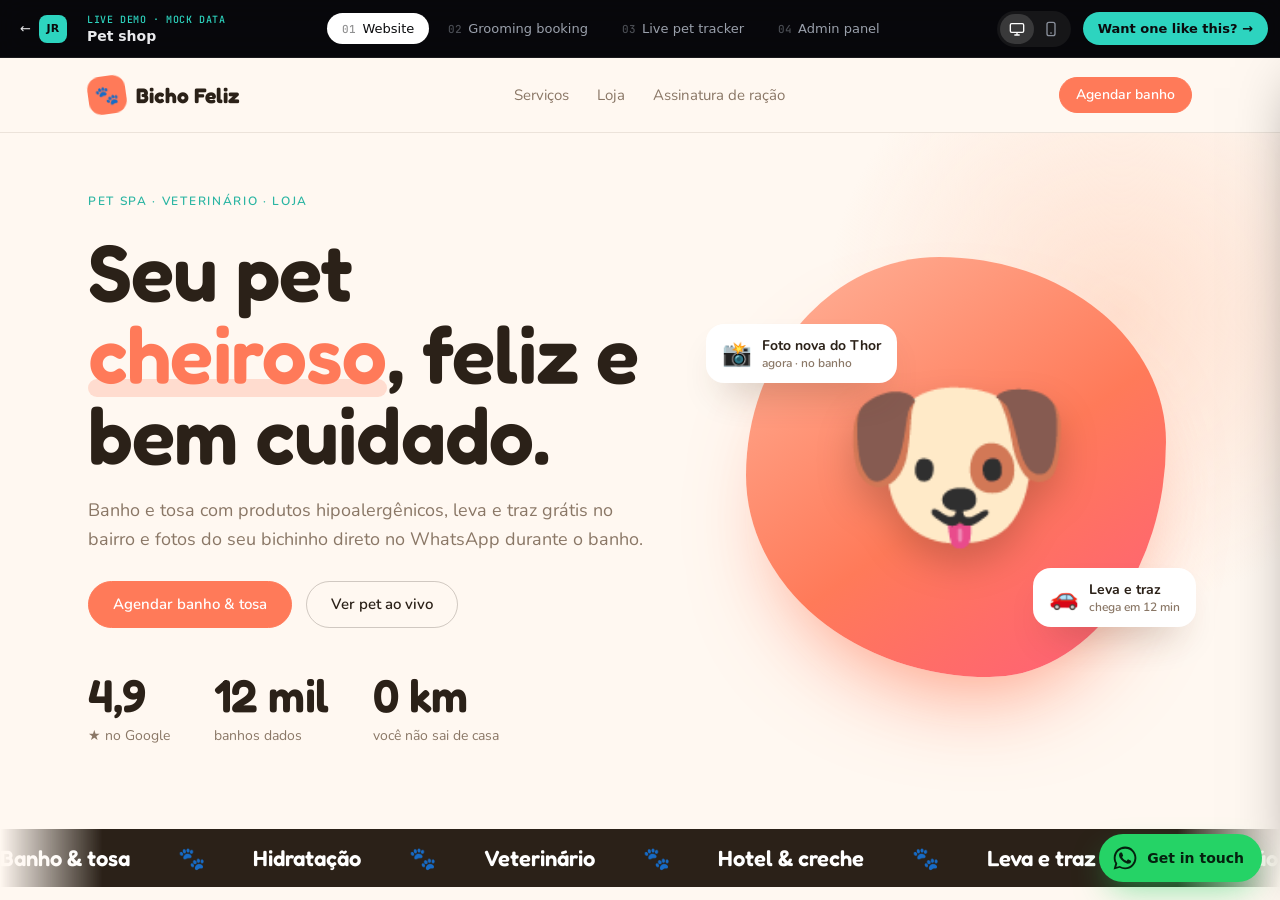
<file: demos/petshop.html>
<!doctype html>
<html lang="pt-BR">
<head>
  <meta charset="utf-8" />
  <meta name="viewport" content="width=device-width, initial-scale=1" />
  <title>Pet shop — demo · Jeffersom Ribeiro</title>
  <meta name="description" content="Demo navegável de site + agendamento de banho e tosa + pet ao vivo + painel admin para pet shop. Dados fictícios." />
  <link rel="icon" href="../assets/favicon.svg" type="image/svg+xml" />
  <link rel="preconnect" href="https://fonts.googleapis.com" />
  <link rel="preconnect" href="https://fonts.gstatic.com" crossorigin />
  <link href="https://fonts.googleapis.com/css2?family=Fredoka:wght@500;600;700&family=Nunito:wght@400;600;700;800&family=JetBrains+Mono:wght@500&display=swap" rel="stylesheet" />
  <link rel="stylesheet" href="kit.css" />
  <style>
    :root {
      --bg: #fff8f1; --surface: #ffffff; --surface-2: #fff0e3; --line: rgba(74,48,26,.1);
      --fg: #2b2118; --muted: #8a7766; --accent: #ff7a59; --accent-2: #2bb5a3; --accent-ink: #fff;
      --radius: 22px; --btn-r: 999px;
      --font-d: "Fredoka", system-ui, sans-serif; --font-b: "Nunito", system-ui, sans-serif;
    }
    .h1, .h2, .card h3, .step__title, .app__top h2, .panel__h h3, .kpi strong, .stat strong { font-weight: 600; letter-spacing: -.01em; }
    .h1 { font-size: clamp(42px, 6.4cqi, 80px); }
    .eyebrow { color: var(--accent-2); }
    em { color: var(--accent); font-style: normal; position: relative; white-space: nowrap; }
    .h1 em::after { content: ""; position: absolute; left: 0; right: 0; bottom: .06em; height: .22em; z-index: -1; border-radius: 99px; background: color-mix(in srgb, var(--accent) 22%, transparent); }
    .logo b { display: grid; place-items: center; width: 38px; height: 38px; border-radius: 13px; background: var(--accent); color: #fff; font-size: 19px; transform: rotate(-8deg); }
    .card { box-shadow: 0 20px 40px -32px rgba(74,48,26,.35); }
    .kpi, .panel { box-shadow: 0 16px 34px -30px rgba(74,48,26,.4); }

    /* hero: cachorro balançando, bolhas de sabão subindo, patinhas */
    .hero { position: relative; overflow: hidden; padding: 56px 0 84px; }
    .hero::before { content: ""; position: absolute; width: 640px; height: 640px; right: -160px; top: -140px; border-radius: 50%; background: radial-gradient(circle, #ffe0cf, transparent 65%); }
    .blob { position: relative; justify-self: center; width: min(420px, 90%); aspect-ratio: 1; display: grid; place-items: center;
      border-radius: 46% 54% 42% 58% / 52% 44% 56% 48%; background: linear-gradient(145deg, #ffb59c, var(--accent) 55%, #ff5d7a); animation: morph 9s ease-in-out infinite;
      box-shadow: 0 50px 90px -40px rgba(255,122,89,.8); }
    @keyframes morph { 50% { border-radius: 56% 44% 58% 42% / 42% 58% 44% 56%; } }
    .dog { font-size: clamp(120px, 18cqi, 190px); line-height: 1; transform-origin: 50% 90%; animation: wag 2.4s ease-in-out infinite; filter: drop-shadow(0 18px 18px rgba(0,0,0,.18)); }
    @keyframes wag { 0%, 100% { rotate: -6deg; } 50% { rotate: 6deg; } }
    .bub { position: absolute; bottom: 12%; width: var(--s); aspect-ratio: 1; border-radius: 50%; left: var(--l);
      background: radial-gradient(circle at 30% 30%, #fff, rgba(255,255,255,.25) 40%, rgba(255,255,255,.05) 70%); border: 1px solid rgba(255,255,255,.7);
      animation: rise var(--t) ease-in infinite; animation-delay: var(--dl); opacity: 0; }
    @keyframes rise { 0% { transform: translateY(0) scale(.6); opacity: 0; } 15% { opacity: 1; } 100% { transform: translateY(-330px) translateX(30px) scale(1.1); opacity: 0; } }
    .tag-f { position: absolute; display: flex; align-items: center; gap: 10px; padding: 12px 16px; border-radius: 18px; background: #fff; font-size: 14px; font-weight: 700; box-shadow: 0 20px 40px -20px rgba(74,48,26,.45); }
    .tag-f small { display: block; color: var(--muted); font-weight: 600; font-size: 12px; }
    .paws { position: absolute; left: 4%; bottom: 18px; display: flex; gap: 26px; opacity: .25; font-size: 22px; }
    .paws span { animation: paw 3s infinite; animation-delay: calc(var(--i) * .35s); opacity: 0; }
    .paws span:nth-child(odd) { translate: 0 -14px; }
    @keyframes paw { 10%, 60% { opacity: 1; } 80%, 100% { opacity: 0; } }

    .strip { background: var(--fg); color: #fff; padding: 18px 0; font: 600 22px/1 var(--font-d); }
    .strip span::after { content: "🐾"; margin-left: 48px; }
    .svc .icon { width: 64px; height: 64px; font-size: 30px; border-radius: 20px; }
    .svc:nth-child(2) .icon { background: #e0f6f2; } .svc:nth-child(3) .icon { background: #efe9ff; } .svc:nth-child(4) .icon { background: #fff2cc; }
    .price { font: 600 22px/1 var(--font-d); color: var(--accent); margin-top: 14px; }
    .prod { padding: 18px; }
    .prod__img { aspect-ratio: 1; display: grid; place-items: center; font-size: 64px; border-radius: 16px; background: var(--surface-2); transition: transform .4s var(--ease); }
    .prod:hover .prod__img { transform: scale(1.04) rotate(-2deg); }
    .prod h3 { font-size: 17px; margin: 14px 0 4px; }
    .calc { display: grid; grid-template-columns: 1fr 1fr; gap: 28px; align-items: center; background: linear-gradient(135deg, #2bb5a3, #1f8f80); color: #fff; border: 0; }
    .calc .muted, .calc .field, .calc p { color: rgba(255,255,255,.85); }
    .calc input[type=range] { width: 100%; accent-color: #fff; }
    .calc .opt { background: rgba(255,255,255,.12); border-color: rgba(255,255,255,.25); color: #fff; }
    .calc .opt.is-on { background: #fff; color: #1f8f80; box-shadow: none; }
    .calc .out { padding: 22px; border-radius: 18px; background: rgba(0,0,0,.14); }
    .calc .out strong { display: block; font: 600 46px/1 var(--font-d); }
    .calc .btn { background: #fff; border-color: #fff; color: #1f8f80; }

    /* pet ao vivo */
    .cam { position: relative; aspect-ratio: 16 / 10; border-radius: 20px; overflow: hidden; display: grid; place-items: center;
      background: radial-gradient(circle at 50% 70%, #ffe7da, #ffd0bb); }
    .cam__e { font-size: 120px; animation: wag 1.6s ease-in-out infinite; transform-origin: 50% 90%; }
    .cam__e.swap { animation: pop .5s var(--ease); }
    @keyframes pop { from { transform: scale(.4); opacity: 0; } }
    .cam .bub { --t: 3.2s; bottom: 6%; }
    .cam__live { position: absolute; left: 14px; top: 14px; display: flex; align-items: center; gap: 8px; padding: 6px 10px; border-radius: 99px; background: rgba(0,0,0,.55); color: #fff; font: 500 11px/1 "JetBrains Mono", monospace; }
    .cam__live::before { content: ""; width: 8px; height: 8px; border-radius: 50%; background: #ff3b3b; animation: blink 1s infinite; }
    .cam__cap { position: absolute; left: 14px; right: 14px; bottom: 14px; padding: 10px 14px; border-radius: 14px; background: rgba(255,255,255,.88); font-size: 14px; font-weight: 700; }
    .tl { display: grid; gap: 0; margin-top: 20px; }
    .tl > div { position: relative; display: flex; gap: 14px; padding: 0 0 18px 0; color: var(--muted); }
    .tl > div::before { content: ""; position: absolute; left: 15px; top: 32px; bottom: 0; width: 2px; background: var(--line); }
    .tl > div:last-child::before { display: none; }
    .tl i { flex: none; display: grid; place-items: center; width: 32px; height: 32px; border-radius: 50%; background: var(--surface-2); font-style: normal; font-size: 15px; transition: background .4s, transform .4s var(--ease); }
    .tl b { display: block; color: var(--fg); font-size: 15px; }
    .tl .on i { background: var(--accent); transform: scale(1.1); }
    .tl .on.cur i { box-shadow: 0 0 0 6px color-mix(in srgb, var(--accent) 22%, transparent); animation: pulseI 1.4s infinite; }
    @keyframes pulseI { 50% { box-shadow: 0 0 0 10px color-mix(in srgb, var(--accent) 8%, transparent); } }
    .tl .on b { color: var(--accent); } .tl > div:not(.on) { opacity: .55; }

    /* admin */
    .kcard .pe { font-size: 26px; float: right; margin: -2px 0 0 8px; }
    .kcard .fl { display: flex; gap: 6px; flex-wrap: wrap; margin-top: 8px; }
    .kcard .fl span { padding: 3px 8px; border-radius: 99px; background: var(--surface-2); font-size: 11.5px; font-weight: 700; color: var(--fg); }
    .kcard .fl .al { background: #ffe1e1; color: #b42318; }
    #kPronto { background: color-mix(in srgb, var(--accent-2) 8%, var(--surface)); }
    .pet-row { cursor: pointer; transition: background .2s; border-radius: 12px; }
    .pet-row:hover { background: var(--surface-2); }
    .pet-ava { flex: none; display: grid; place-items: center; width: 46px; height: 46px; border-radius: 15px; background: var(--surface-2); font-size: 26px; }
    .srow { display: grid; grid-template-columns: 1.6fr 1.4fr .7fr auto; gap: 14px; align-items: center; padding: 14px 0; border-bottom: 1px solid var(--line); font-size: 14px; }
    .srow:last-child { border-bottom: 0; }
    .srow .bar { height: 10px; }

    @container (max-width: 760px) {
      .calc { grid-template-columns: 1fr; }
      .srow { grid-template-columns: 1.4fr 1fr auto; } .srow > :nth-child(3) { display: none; }
      .tag-f { display: none; }
    }
  </style>
</head>
<body data-sector="petshop">
<div class="stage"><main class="viewport">

  <!-- ===================== SITE ===================== -->
  <section class="screen" id="site" data-label="Site" data-label-en="Website" data-label-es="Sitio">
    <header class="sitenav"><div class="wrap">
      <a href="#site" class="logo"><b>🐾</b> Bicho Feliz</a>
      <nav><a href="#servicos">Serviços</a><a href="#loja">Loja</a><a href="#racao">Assinatura de ração</a></nav>
      <a class="btn btn--sm" href="#agendar">Agendar banho</a>
    </div></header>

    <div class="hero">
      <div class="wrap split">
        <div style="position:relative">
          <span class="eyebrow" data-reveal>Pet spa · veterinário · loja</span>
          <h1 class="h1" data-reveal>Seu pet <em>cheiroso</em>, feliz e bem cuidado.</h1>
          <p class="lead" data-reveal>Banho e tosa com produtos hipoalergênicos, leva e traz grátis no bairro e fotos do seu bichinho direto no WhatsApp durante o banho.</p>
          <div class="row mt" data-reveal><a class="btn" href="#agendar">Agendar banho &amp; tosa</a><a class="btn btn--ghost" href="#aovivo">Ver pet ao vivo</a></div>
          <div class="stats" data-reveal>
            <div class="stat"><strong data-count="4.9">0</strong><span>★ no Google</span></div>
            <div class="stat"><strong data-count="12" data-suf=" mil">0</strong><span>banhos dados</span></div>
            <div class="stat"><strong>0 km</strong><span>você não sai de casa</span></div>
          </div>
        </div>
        <div class="blob" data-reveal>
          <span class="dog">🐶</span>
          <i class="bub" style="--s:34px;--l:18%;--t:4s;--dl:0s"></i><i class="bub" style="--s:20px;--l:32%;--t:3.4s;--dl:1.2s"></i>
          <i class="bub" style="--s:44px;--l:62%;--t:4.6s;--dl:.6s"></i><i class="bub" style="--s:16px;--l:78%;--t:3s;--dl:2s"></i><i class="bub" style="--s:26px;--l:48%;--t:3.8s;--dl:2.6s"></i>
          <div class="tag-f float" style="left:-40px;top:16%"><span style="font-size:24px">📸</span><div>Foto nova do Thor<small>agora · no banho</small></div></div>
          <div class="tag-f float" style="right:-30px;bottom:12%;animation-delay:-3s"><span style="font-size:24px">🚗</span><div>Leva e traz<small>chega em 12 min</small></div></div>
        </div>
      </div>
      <div class="paws"><span style="--i:0">🐾</span><span style="--i:1">🐾</span><span style="--i:2">🐾</span><span style="--i:3">🐾</span><span style="--i:4">🐾</span></div>
    </div>

    <div class="strip marquee" style="--speed:26s"><div><span>Banho &amp; tosa</span><span>Hidratação</span><span>Veterinário</span><span>Hotel &amp; creche</span><span>Leva e traz</span><span>Ração em casa</span></div></div>

    <section class="sec" id="servicos"><div class="wrap">
      <div class="head center"><span class="eyebrow" data-reveal>Tudo num lugar só</span><h2 class="h2" data-reveal>Cuidado de ponta a <em>patinha</em></h2></div>
      <div class="grid">
        <article class="card card--hover svc" data-reveal data-glow><div class="icon">🛁</div><h3>Banho &amp; tosa</h3><p>Tosa na tesoura ou máquina, hidratação e perfume suave. Fotos durante o banho.</p><div class="price">a partir de R$ 60</div></article>
        <article class="card card--hover svc" data-reveal data-glow><div class="icon">🩺</div><h3>Veterinário</h3><p>Consultas, vacinas com lembrete automático e carteirinha digital.</p><div class="price">consulta R$ 140</div></article>
        <article class="card card--hover svc" data-reveal data-glow><div class="icon">🏡</div><h3>Hotel &amp; creche</h3><p>Diárias com câmera ao vivo, recreação em grupo e relatório do dia.</p><div class="price">diária R$ 85</div></article>
        <article class="card card--hover svc" data-reveal data-glow><div class="icon">🚗</div><h3>Leva e traz</h3><p>Buscamos e devolvemos seu pet. Grátis até 5 km, com rastreio do motorista.</p><div class="price">grátis*</div></article>
      </div>
    </div></section>

    <section class="sec" id="loja" style="background:var(--surface-2)"><div class="wrap">
      <div class="head row" style="justify-content:space-between;align-items:flex-end"><div><span class="eyebrow" data-reveal>Loja</span><h2 class="h2" data-reveal>Os queridinhos da semana</h2></div><span class="chip" data-reveal>Entrega em até 2h</span></div>
      <div class="grid">
        <article class="card prod" data-reveal><div class="prod__img">🦴</div><h3>Petisco natural 200g</h3><p class="small">Sem corantes · cães</p><div class="row" style="justify-content:space-between;margin-top:12px"><b class="price" style="margin:0">R$ 29,90</b><button class="btn btn--sm" data-add="Petisco natural">+</button></div></article>
        <article class="card prod" data-reveal><div class="prod__img">🧸</div><h3>Pelúcia indestrutível</h3><p class="small">Com apito · todos os portes</p><div class="row" style="justify-content:space-between;margin-top:12px"><b class="price" style="margin:0">R$ 49,90</b><button class="btn btn--sm" data-add="Pelúcia">+</button></div></article>
        <article class="card prod" data-reveal><div class="prod__img">🐟</div><h3>Sachê gato castrado</h3><p class="small">Caixa com 12 · salmão</p><div class="row" style="justify-content:space-between;margin-top:12px"><b class="price" style="margin:0">R$ 38,90</b><button class="btn btn--sm" data-add="Sachê">+</button></div></article>
        <article class="card prod" data-reveal><div class="prod__img">🛏️</div><h3>Caminha nuvem M</h3><p class="small">Lavável · antialérgica</p><div class="row" style="justify-content:space-between;margin-top:12px"><b class="price" style="margin:0">R$ 159</b><button class="btn btn--sm" data-add="Caminha">+</button></div></article>
      </div>
    </div></section>

    <section class="sec" id="racao"><div class="wrap">
      <div class="card calc" data-reveal>
        <div>
          <span class="eyebrow" style="color:#fff">Assinatura de ração · 10% off</span>
          <h2 class="h2" style="color:#fff">A ração chega <u>antes</u> de acabar.</h2>
          <p class="muted mt">A gente calcula quanto seu pet come e programa a entrega sozinho.</p>
          <label class="field mt">Peso do pet: <b id="kgV" style="color:#fff"></b><input type="range" id="kg" min="2" max="45" value="12"></label>
          <p class="field mt">Tamanho do pacote</p>
          <div class="chips" data-group="saco" id="saco"><button class="opt" data-value="3">3 kg</button><button class="opt" data-value="10">10 kg</button><button class="opt is-on" data-value="15">15 kg</button></div>
        </div>
        <div class="out">
          <span class="muted small">Seu pet come cerca de</span><strong id="gDia">0 g</strong><span class="muted small">por dia · o pacote dura</span>
          <strong id="dura" style="margin-top:10px">0 dias</strong>
          <p class="mt" style="margin-top:16px">Próxima entrega: <b id="prox"></b></p>
          <button class="btn btn--block mt" style="margin-top:18px" data-assina>Assinar com 10% off</button>
        </div>
      </div>
    </div></section>
    <footer class="foot"><div class="wrap"><span>© Bicho Feliz Pet Spa · demo fictícia</span><span>Rua das Patinhas, 120 · seg a sáb 8h–19h</span></div></footer>
  </section>

  <!-- ===================== AGENDAR ===================== -->
  <section class="screen" id="agendar" data-label="Agendar banho" data-label-en="Grooming booking" data-label-es="Reservar baño">
    <div class="sec"><div class="wrap wrap--narrow">
      <div class="head center"><span class="eyebrow">Leva 1 minuto</span><h2 class="h2">Agende o <em>banho</em></h2></div>
      <div class="card" data-wizard>
        <div class="steps"><i></i><i></i><i></i><i></i><i></i></div>
        <div class="step">
          <h3 class="step__title">Quem vem tomar banho?</h3>
          <div class="opts" data-group="porte" data-required id="porte">
            <button class="opt" data-value="Pequeno" data-m="1"><span style="font-size:30px">🐕</span><span><b>Pequeno</b><small>até 10 kg</small></span></button>
            <button class="opt" data-value="Médio" data-m="1.3"><span style="font-size:30px">🐕‍🦺</span><span><b>Médio</b><small>10 a 25 kg</small></span></button>
            <button class="opt" data-value="Grande" data-m="1.7"><span style="font-size:30px">🦮</span><span><b>Grande</b><small>mais de 25 kg</small></span></button>
            <button class="opt" data-value="Gato" data-m="1.2"><span style="font-size:30px">🐈</span><span><b>Gato</b><small>banho com calma</small></span></button>
          </div>
          <div class="step__nav"><span></span><button class="btn" data-next>Continuar →</button></div>
        </div>
        <div class="step">
          <h3 class="step__title">Serviços</h3>
          <div class="opts" data-group="serv" data-multi data-required id="servP">
            <button class="opt" data-value="Banho" data-price="60"><span><b>Banho</b><small>shampoo neutro + perfume</small></span></button>
            <button class="opt" data-value="Tosa" data-price="45"><span><b>Tosa completa</b><small>tesoura ou máquina</small></span></button>
            <button class="opt" data-value="Hidratação" data-price="30"><span><b>Hidratação</b><small>pelos macios por semanas</small></span></button>
            <button class="opt" data-value="Unhas" data-price="15"><span><b>Corte de unhas</b><small>+ limpeza de ouvidos</small></span></button>
          </div>
          <div class="step__nav"><button class="btn btn--ghost" data-prev>← Voltar</button><span class="row"><span class="muted">Total <b style="color:var(--accent);font:600 22px var(--font-d)" class="pTot">R$ 0</b></span><button class="btn" data-next>Continuar →</button></span></div>
        </div>
        <div class="step">
          <h3 class="step__title">Quando e como?</h3>
          <div class="opts" data-group="leva" data-required style="grid-template-columns:1fr 1fr">
            <button class="opt is-on" data-value="Leva e traz"><span style="font-size:26px">🚗</span><span><b>Leva e traz</b><small>grátis até 5 km</small></span></button>
            <button class="opt" data-value="Levo e busco"><span style="font-size:26px">🏃</span><span><b>Eu levo</b><small>aguarde no café</small></span></button>
          </div>
          <div class="slots mt" data-group="dia" data-required id="diasP"></div>
          <div class="slots mt" data-group="hora" data-required>
            <button class="opt">08:00</button><button class="opt" disabled>09:00</button><button class="opt">10:30</button><button class="opt">13:00</button><button class="opt" disabled>14:30</button><button class="opt">16:00</button>
          </div>
          <div class="step__nav"><button class="btn btn--ghost" data-prev>← Voltar</button><button class="btn" data-next>Continuar →</button></div>
        </div>
        <div class="step">
          <h3 class="step__title">Seus dados</h3>
          <div class="form"><label class="field">Nome do pet<input class="input" name="pet" required placeholder="Ex.: Thor"></label><label class="field">Seu WhatsApp<input class="input" name="fone" required placeholder="(00) 90000-0000"></label></div>
          <dl class="summary mt"><div><dt>Porte</dt><dd data-show="porte"></dd></div><div><dt>Serviços</dt><dd data-show="serv"></dd></div><div><dt>Quando</dt><dd><span data-show="dia"></span> · <span data-show="hora"></span></dd></div><div><dt>Transporte</dt><dd data-show="leva"></dd></div><div><dt>Total</dt><dd class="pTot" style="color:var(--accent)"></dd></div></dl>
          <div class="step__nav"><button class="btn btn--ghost" data-prev>← Voltar</button><button class="btn" data-next>Confirmar</button></div>
        </div>
        <div class="step done">
          <svg class="check" viewBox="0 0 100 100"><circle cx="50" cy="50" r="46"/><path d="M30 52l13 13 27-29"/></svg>
          <h3 class="step__title" style="font-size:34px">Agendado! 🐾</h3>
          <p class="muted"><span data-show="pet"></span> vem <span data-show="dia"></span> às <span data-show="hora"></span>.</p>
          <p class="muted small mt">Você recebe fotos durante o banho e um aviso quando estiver pronto.</p>
          <div class="row mt" style="justify-content:center"><a class="btn" href="#aovivo">Acompanhar ao vivo →</a><button class="btn btn--ghost" data-restart>Agendar outro pet</button></div>
        </div>
      </div>
    </div></div>
  </section>

  <!-- ===================== PET AO VIVO ===================== -->
  <section class="screen" id="aovivo" data-label="Pet ao vivo" data-label-en="Live pet tracker" data-label-es="Mascota en vivo">
    <div class="wrap" style="padding-top:34px;padding-bottom:50px">
      <div class="dash">
        <div class="panel" data-reveal>
          <div class="panel__h"><h3 style="font-size:24px">O Thor está no spa 🛁</h3><span class="badge badge--ok" id="stBadge">em andamento</span></div>
          <div class="cam"><span class="cam__live" id="camT">AO VIVO</span><span class="cam__e" id="camE">🐶</span>
            <i class="bub" style="--s:24px;--l:30%;--dl:0s"></i><i class="bub" style="--s:16px;--l:58%;--dl:1s"></i><i class="bub" style="--s:30px;--l:70%;--dl:2s"></i>
            <div class="cam__cap" id="camC"></div></div>
          <div class="tl" id="tl"></div>
          <button class="btn btn--block" id="tlBtn" hidden>Pronto! Motorista saindo · ver rota 🚗</button>
        </div>
        <div style="display:grid;gap:18px">
          <div class="panel" data-reveal>
            <div class="panel__h"><h3>Carteirinha de vacinação</h3><span class="muted small">Thor · Shih-tzu · 4 anos</span></div>
            <div class="list" id="vac"></div>
          </div>
          <div class="panel" data-reveal>
            <div class="panel__h"><h3>Peso (kg)</h3><span class="badge badge--ok">saudável</span></div>
            <div class="bars" style="height:120px" data-bars="6.8,7.1,7.4,7.2,7.3,7.0" data-labels="mai,jun,jul,ago,set,out" data-suf=" kg"></div>
          </div>
          <div class="panel row" data-reveal style="gap:18px">
            <div class="ring" data-p="72" style="--s:86px;--w:9px;--c:var(--accent-2)"><b style="font:600 20px var(--font-d)">22d</b></div>
            <div style="flex:1"><b>Ração Premium 15 kg</b><p class="muted small" style="margin-top:4px">Próxima entrega em 22 dias · assinatura ativa</p><button class="btn btn--ghost btn--sm" style="margin-top:10px" data-antecipa>Antecipar entrega</button></div>
          </div>
        </div>
      </div>
    </div>
  </section>

  <!-- ===================== PAINEL ADMIN ===================== -->
  <section class="screen" id="admin" data-label="Painel admin" data-label-en="Admin panel" data-label-es="Panel admin">
    <div class="app">
      <aside class="app__side">
        <a href="#site" class="logo"><b style="width:32px;height:32px;font-size:16px">🐾</b> Bicho Feliz</a>
        <a data-view="p-fluxo" class="is-on"><i>🛁</i>Fluxo do dia</a>
        <a data-view="p-pets"><i>🐶</i>Pets &amp; tutores</a>
        <a data-view="p-loja"><i>📦</i>Loja &amp; estoque</a>
        <span class="spacer"></span>
        <a href="#aovivo"><i>📸</i>Pet ao vivo</a>
      </aside>
      <div class="app__main">
        <div class="app__top">
          <div><p class="muted small" id="pHoje"></p><h2 data-view-title>Fluxo do dia</h2></div>
          <div class="row"><button class="cmdk-btn" data-cmdk>⌕ <span class="t">Buscar pet, tutor, produto…</span><span class="kbd">⌘K</span></button><button class="bell" data-n="3" data-drawer="#p-notif" aria-label="Notificações">🔔</button><span class="avatar">CA</span></div>
        </div>

        <div class="view" id="p-fluxo">
          <div class="kpis">
            <div class="kpi"><small>Pets hoje</small><strong data-count="18">0</strong><em>4 encaixes pelo WhatsApp</em></div>
            <div class="kpi"><small>Faturamento</small><strong data-count="2140" data-pre="R$ ">0</strong><em>▲ 11% vs. semana passada</em></div>
            <div class="kpi"><small>Leva e traz</small><strong data-count="7">0</strong><em>rota otimizada · 23 km</em></div>
          </div>
          <div class="toolbar"><span class="muted small">Arraste os cards (ou toque em →). Em “Pronto” o tutor é avisado no WhatsApp.</span></div>
          <div class="kanban" id="kb">
            <div class="kcol"><h4>Check-in <span data-n></span></h4><div class="kcards"></div></div>
            <div class="kcol"><h4>No banho <span data-n></span></h4><div class="kcards"></div></div>
            <div class="kcol"><h4>Na tosa <span data-n></span></h4><div class="kcards"></div></div>
            <div class="kcol" id="kPronto"><h4>Pronto <span data-n></span></h4><div class="kcards"></div></div>
          </div>
        </div>

        <div class="view" id="p-pets">
          <div class="toolbar">
            <input class="input" data-filter="#petL" placeholder="Buscar pet ou tutor…" aria-label="Buscar pet ou tutor">
            <div class="chips" data-group="pf" data-chips="#petL"><button class="opt is-on" data-value="all">Todos</button><button class="opt" data-value="vac">Vacina vencendo</button><button class="opt" data-value="banho">Sem banho +30 dias</button><button class="opt" data-value="racao">Assinantes de ração</button></div>
          </div>
          <div class="panel"><div class="list" id="petL"></div></div>
        </div>

        <div class="view" id="p-loja">
          <div class="kpis">
            <div class="kpi"><small>Vendas da loja hoje</small><strong data-count="1386" data-pre="R$ ">0</strong><em>32 pedidos · 9 pelo site</em></div>
            <div class="kpi"><small>Assinaturas de ração</small><strong data-count="64">0</strong><em>R$ 12.800/mês recorrente</em></div>
            <div class="kpi"><small>Itens abaixo do mínimo</small><strong id="lowN">0</strong><em style="color:var(--warn)">repor esta semana</em></div>
          </div>
          <div class="dash">
            <div class="panel"><div class="panel__h"><h3>Estoque</h3><span class="muted small">reposição em 1 clique</span></div><div id="stock"></div></div>
            <div class="panel">
              <div class="panel__h"><h3>Entregas de ração · esta semana</h3></div>
              <div class="list">
                <div class="todo"><span class="box"></span><div><b>Mariana L. · Golden 15 kg</b><div class="muted small">seg · 9h–12h · Pix recorrente</div></div></div>
                <div class="todo"><span class="box"></span><div><b>Rafael S. · Gato castrado 10 kg</b><div class="muted small">ter · 14h–18h · cartão</div></div></div>
                <div class="todo"><span class="box"></span><div><b>Juliana P. · Filhote 3 kg</b><div class="muted small">qua · 9h–12h · cartão</div></div></div>
                <div class="todo"><span class="box"></span><div><b>Bruno T. · Premium 15 kg</b><div class="muted small">sex · 14h–18h · Pix recorrente</div></div></div>
              </div>
            </div>
          </div>
        </div>
      </div>
    </div>
    <template id="p-notif" data-title="Notificações">
      <div class="list">
        <div><span class="icon">📅</span><div><b>Novo agendamento pelo site</b><div class="muted small">Luna · banho + hidratação · amanhã 10h30</div></div></div>
        <div><span class="icon">💉</span><div><b>3 vacinas vencem esta semana</b><div class="muted small">lembretes automáticos enviados</div></div></div>
        <div><span class="icon">📦</span><div><b>Ração Premium 15 kg acabando</b><div class="muted small">4 unidades · 6 assinaturas na semana</div></div></div>
      </div>
    </template>
  </section>

</main></div>
<script src="kit.js"></script>
<script>
(function () {
  var D = window.Demo, $ = D.$, $$ = D.$$, esc = D.esc;
  var dm = new Intl.DateTimeFormat("pt-BR", { day: "2-digit", month: "short" });

  document.addEventListener("click", function (e) {
    var a = e.target.closest("[data-add]");
    if (a) D.toast(a.dataset.add + " na sacola 🛍️");
    if (e.target.closest("[data-assina]")) D.toast("Assinatura criada · entregas automáticas com 10% off 🐾");
    if (e.target.closest("[data-antecipa]")) D.toast("Entrega antecipada para amanhã 🚚");
  });

  /* ração: energia de manutenção (70·kg^0,75 × 1,6) ÷ 3,6 kcal/g de ração seca */
  function racao(kg) { return Math.round(70 * Math.pow(kg, 0.75) * 1.6 / 3.6); }
  console.assert(racao(10) === 175, "racao(10kg) deveria ser 175 g/dia", racao(10));
  function calc() {
    var kg = +$("#kg").value, saco = +($("#saco .is-on") || { dataset: { value: 15 } }).dataset.value;
    var g = racao(kg), dias = Math.floor(saco * 1000 / g), d = new Date();
    d.setDate(d.getDate() + dias - 3); // entrega 3 dias antes de acabar
    $("#kgV").textContent = kg + " kg";
    $("#gDia").textContent = g + " g";
    $("#dura").textContent = dias + " dias";
    $("#prox").textContent = dm.format(d).replace(".", "");
  }
  $("#kg").addEventListener("input", calc);
  $("#saco").addEventListener("pick", calc);
  calc();

  /* agendamento: preço por porte */
  function total() {
    var p = $("#porte .is-on"), m = p ? +p.dataset.m : 1;
    var s = $$("#servP .is-on").reduce(function (t, o) { return t + +o.dataset.price; }, 0);
    var v = Math.round(s * m / 5) * 5;
    $$(".pTot").forEach(function (n) { n.textContent = "R$ " + v; });
  }
  $("#porte").addEventListener("pick", total);
  $("#servP").addEventListener("pick", total);
  var d = new Date(), n = 0, f = new Intl.DateTimeFormat("pt-BR", { weekday: "short", day: "2-digit" });
  while (n < 6) { if (d.getDay() !== 0) { $("#diasP").insertAdjacentHTML("beforeend", '<button class="opt">' + (n ? f.format(d).replace(".", "").replace(",", "") : "Hoje") + "</button>"); n++; } d.setDate(d.getDate() + 1); }

  /* pet ao vivo: etapas avançam sozinhas */
  var ST = [["Check-in", "🐶", "Chegou todo animado e já ganhou um petisco", "09:12"], ["Banho", "🛁", "Shampoo hipoalergênico, água morninha", "09:20"],
    ["Secagem", "💨", "Secador silencioso, sem estresse", "09:48"], ["Tosa", "✂️", "Tosa bebê, do jeitinho que você pediu", "10:05"], ["Pronto!", "🎀", "Cheiroso e de lacinho novo. Saindo para entrega!", "10:40"]];
  var stage = D.shot ? 3 : 0, tlT;
  function renderTl() {
    $("#tl").innerHTML = ST.map(function (s, i) {
      return '<div class="' + (i <= stage ? "on" : "") + (i === stage ? " cur" : "") + '"><i>' + (i < stage ? "✓" : s[1]) + "</i><div><b>" + s[0] + '</b><span class="small">' + (i <= stage ? s[3] + " · " + s[2] : "aguardando") + "</span></div></div>";
    }).join("");
    var e = $("#camE"); e.textContent = ST[stage][1]; e.classList.remove("swap"); void e.offsetWidth; e.classList.add("swap");
    $("#camC").textContent = "📸 " + ST[stage][2];
    $("#camT").textContent = "AO VIVO · " + ST[stage][3];
    var done = stage === ST.length - 1;
    $("#tlBtn").hidden = !done;
    $("#stBadge").textContent = done ? "pronto" : "em andamento";
  }
  function play() {
    clearInterval(tlT);
    tlT = setInterval(function () { if (stage < ST.length - 1) { stage++; renderTl(); if (stage === ST.length - 1) D.toast("WhatsApp: “O Thor está pronto e cheiroso! 🐾”"); } else clearInterval(tlT); }, 3500);
  }
  document.addEventListener("demo:screen", function (e) { if (e.detail === "aovivo" && !D.shot) { stage = 0; renderTl(); play(); } });
  if (location.hash === "#aovivo" && !D.shot) play();
  $("#tlBtn").addEventListener("click", function () { D.toast("Motorista Diego · chega em 12 min 🚗"); });
  renderTl();

  var VAC = [["V10 (polivalente)", "aplicada 12/03 · reforço em mar/2027", "ok"], ["Antirrábica", "vence em 9 dias", "warn"], ["Giárdia", "vencida há 3 dias", "bad"], ["Gripe canina", "aplicada 08/08 · em dia", "ok"]];
  $("#vac").innerHTML = VAC.map(function (v) {
    return '<div><span style="font-size:20px">💉</span><div style="flex:1"><b>' + v[0] + '</b><div class="muted small">' + v[1] + "</div></div>" +
      (v[2] === "ok" ? '<span class="badge badge--ok">em dia</span>' : '<button class="btn btn--sm" data-vac="' + esc(v[0]) + '">Agendar dose</button>') + "</div>";
  }).join("");
  $("#vac").addEventListener("click", function (e) {
    var b = e.target.closest("[data-vac]"); if (!b) return;
    b.outerHTML = '<span class="badge badge--info">agendada</span>';
    D.toast(b.dataset.vac + " agendada para sábado 9h 💉");
  });

  /* ===================== Painel admin ===================== */
  $("#pHoje").textContent = new Intl.DateTimeFormat("pt-BR", { weekday: "long", day: "numeric", month: "long" }).format(new Date());

  // [coluna, emoji, pet, raça, serviço, tutor, flags]
  var FL = [[0, "🐕", "Bolinha", "Poodle", "Banho + tosa", "Carla M.", "🚗"], [0, "🐈", "Mia", "SRD", "Banho", "Pedro A.", ""], [0, "🦮", "Zeus", "Golden", "Banho + hidratação", "Mariana L.", "🚗"],
    [1, "🐶", "Thor", "Shih-tzu", "Banho + tosa bebê", "Ana P.", "📸"], [1, "🐕", "Pipoca", "Spitz", "Banho", "Lucas R.", "⚠ alergia"],
    [2, "🐩", "Luna", "Poodle", "Tosa na tesoura", "Juliana P.", "🚗"], [3, "🐕‍🦺", "Max", "Border collie", "Banho", "Rafael S.", ""]];
  var cols = $$("#kb .kcards");
  FL.forEach(function (c) {
    cols[c[0]].insertAdjacentHTML("beforeend", '<div class="kcard" draggable="true" data-pet="' + esc(c[2]) + '" data-tutor="' + esc(c[5]) + '"><span class="pe">' + c[1] + "</span><b>" + esc(c[2]) + "</b>" + esc(c[3]) + " · " + esc(c[4]) +
      '<div class="fl"><span>' + esc(c[5]) + "</span>" + (c[6] ? '<span class="' + (c[6].indexOf("alergia") >= 0 ? "al" : "") + '">' + c[6] + "</span>" : "") + '</div><footer><span class="small">' + (8 + FL.indexOf(c)) + ':00</span><button class="kadv" aria-label="Avançar">→</button></footer></div>');
  });
  D.kcount($("#kb"));
  $("#kb").addEventListener("kmove", function (e) {
    var c = e.target;
    if (e.detail.to.id === "kPronto") e.detail.msg = "WhatsApp para " + c.dataset.tutor + ": “Tudo pronto com " + c.dataset.pet + "! Cheirinho de banho novo 🐾”";
  });

  // [emoji, pet, raça, idade, tutor, tags, último banho, pesos]
  var PETS = [["🐶", "Thor", "Shih-tzu", "4 anos", "Ana P.", "vac racao", "hoje", "6.8,7.1,7.4,7.2,7.3,7.0"], ["🦮", "Zeus", "Golden", "6 anos", "Mariana L.", "racao", "hoje", "31,32,32.5,33,32,31.5"],
    ["🐈", "Mia", "SRD", "2 anos", "Pedro A.", "", "hoje", "3.9,4.1,4.2,4.2,4.3,4.4"], ["🐕", "Fred", "Beagle", "8 anos", "Sônia F.", "banho vac", "há 41 dias", "14,14.6,15.2,15.8,16.1,16.5"],
    ["🐩", "Luna", "Poodle", "3 anos", "Juliana P.", "racao", "hoje", "5.2,5.1,5.3,5.2,5.4,5.3"], ["🐕", "Nina", "Dachshund", "5 anos", "Otávio B.", "banho", "há 36 dias", "8,8.2,8.1,8.4,8.3,8.5"],
    ["🐈‍⬛", "Salem", "SRD", "7 anos", "Rafael S.", "vac racao", "há 12 dias", "5.5,5.4,5.6,5.5,5.3,5.2"]];
  $("#petL").innerHTML = PETS.map(function (p, i) {
    return '<div class="pet-row" data-tag="' + p[5] + '" data-i="' + i + '"><span class="pet-ava">' + p[0] + '</span><div style="flex:1"><b>' + esc(p[1]) + ' <span class="muted small" style="font-weight:600">' + esc(p[2]) + " · " + p[3] + '</span></b><div class="muted small">tutor ' + esc(p[4]) + " · último banho " + p[6] + "</div></div>" +
      (p[5].indexOf("vac") >= 0 ? '<span class="badge badge--warn">vacina</span>' : "") + (p[5].indexOf("banho") >= 0 ? '<span class="badge badge--bad">sumido</span>' : "") + (p[5].indexOf("racao") >= 0 ? '<span class="badge badge--info">ração</span>' : "") + "</div>";
  }).join("");
  $("#petL").addEventListener("click", function (e) {
    var r = e.target.closest(".pet-row"); if (!r) return;
    var p = PETS[+r.dataset.i];
    D.drawer(p[0] + " " + p[1], '<dl class="summary"><div><dt>Raça</dt><dd>' + esc(p[2]) + "</dd></div><div><dt>Idade</dt><dd>" + p[3] + "</dd></div><div><dt>Tutor</dt><dd>" + esc(p[4]) + "</dd></div><div><dt>Último banho</dt><dd>" + p[6] + "</dd></div></dl>" +
      '<div class="panel"><div class="panel__h"><h3>Peso (kg)</h3></div><div class="bars" style="height:110px" data-bars="' + p[7] + '" data-labels="mai,jun,jul,ago,set,out" data-suf=" kg"></div></div>' +
      '<p class="muted small">📝 ' + (p[5].indexOf("vac") >= 0 ? "Vacina vence esta semana. " : "") + "Prefere tosa curta, fica nervoso com secador alto." + "</p>" +
      '<div class="row"><button class="btn btn--sm" data-msg="Lembrete enviado para ' + esc(p[4]) + ' 💬">Enviar lembrete</button><button class="btn btn--ghost btn--sm" data-msg="Banho agendado para ' + esc(p[1]) + ' 🛁">Agendar banho</button></div>');
  });
  document.addEventListener("click", function (e) { var m = e.target.closest("[data-msg]"); if (m) { D.closeLayer(); D.toast(m.dataset.msg); } });

  // [produto, qtd, máximo]
  var ST2 = [["Ração Premium 15 kg", 4, 30], ["Ração gato castrado 10 kg", 11, 20], ["Shampoo hipoalergênico 5 L", 2, 12], ["Petisco natural 200g", 46, 60], ["Areia sílica 1,6 kg", 7, 40], ["Tapete higiênico 30 un.", 22, 30]];
  function stock() {
    var low = 0;
    $("#stock").innerHTML = ST2.map(function (s, i) {
      var p = s[1] / s[2] * 100, isLow = p < 25; if (isLow) low++;
      return '<div class="srow"><b>' + esc(s[0]) + '</b><div class="bar"><i style="--v:' + p + "%;--c:" + (isLow ? "var(--bad)" : "var(--accent-2)") + '"></i></div><span class="muted small">' + s[1] + "/" + s[2] + "</span>" +
        (isLow ? '<button class="btn btn--sm" data-repor="' + i + '">Repor</button>' : '<span class="badge badge--ok">ok</span>') + "</div>";
    }).join("");
    $("#lowN").textContent = low;
  }
  $("#stock").addEventListener("click", function (e) {
    var b = e.target.closest("[data-repor]"); if (!b) return;
    var s = ST2[+b.dataset.repor], prev = s[1];
    s[1] = s[2]; stock();
    D.toast("Pedido enviado ao fornecedor: " + s[0], false, function () { s[1] = prev; stock(); });
  });
  stock();

  D.cmd("Ver pets com vacina vencendo", function () { D.go("admin"); $('[data-view="p-pets"]').click(); $('[data-chips="#petL"] [data-value="vac"]').click(); });
  D.cmd("Repor estoque", function () { D.go("admin"); $('[data-view="p-loja"]').click(); });
})();
</script>
</body>
</html>
</file>
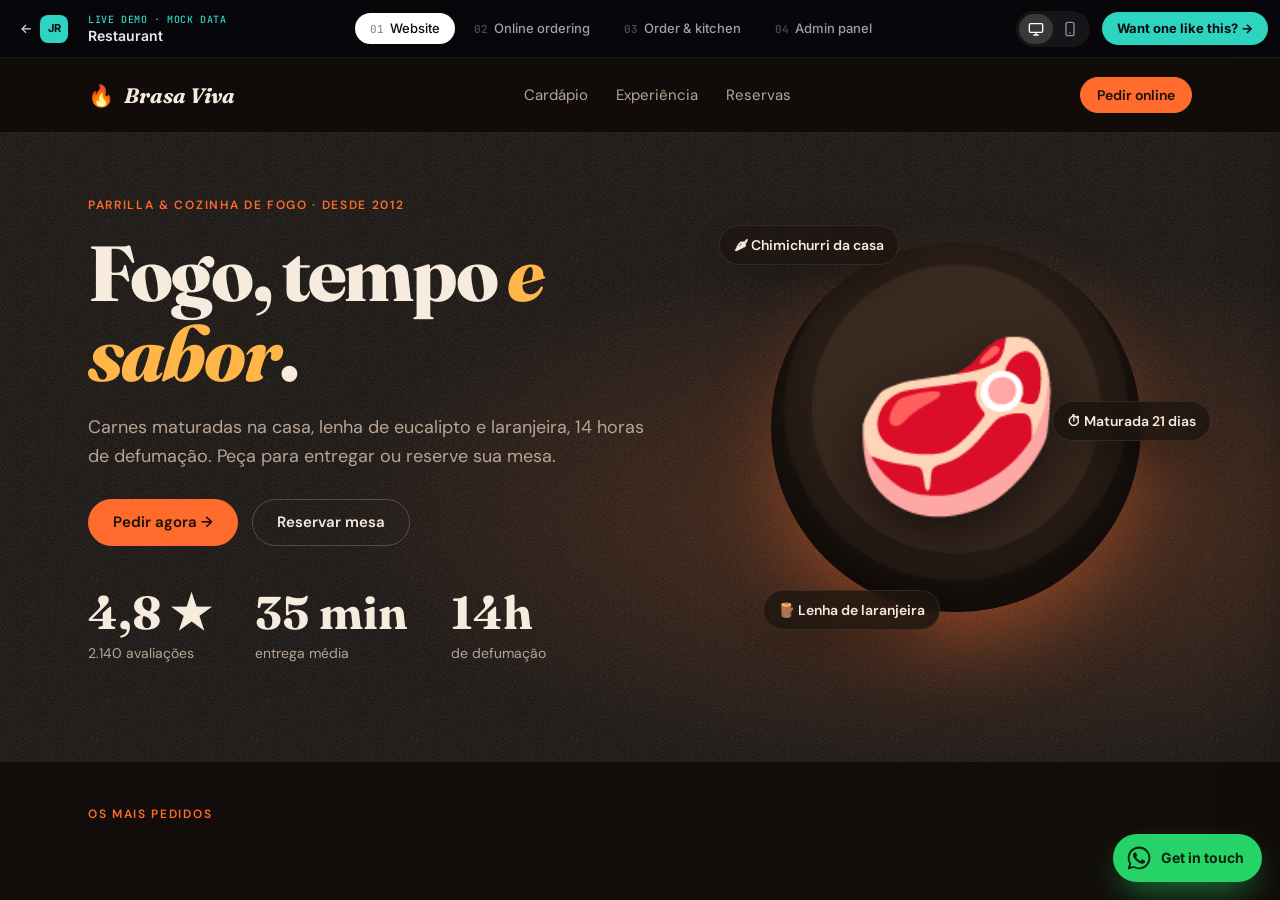
<file: demos/restaurante.html>
<!doctype html>
<html lang="pt-BR">
<head>
  <meta charset="utf-8" />
  <meta name="viewport" content="width=device-width, initial-scale=1" />
  <title>Restaurante — demo · Jeffersom Ribeiro</title>
  <meta name="description" content="Demo navegável de site + cardápio com pedido online + acompanhamento e painel da cozinha para restaurante. Dados fictícios." />
  <link rel="icon" href="../assets/favicon.svg" type="image/svg+xml" />
  <link rel="preconnect" href="https://fonts.googleapis.com" />
  <link rel="preconnect" href="https://fonts.gstatic.com" crossorigin />
  <link href="https://fonts.googleapis.com/css2?family=Fraunces:ital,opsz,wght@0,9..144,500;0,9..144,700;0,9..144,800;1,9..144,500;1,9..144,700&family=DM+Sans:wght@400;500;600;700&family=Inter:wght@500;600;700&family=JetBrains+Mono:wght@500&display=swap" rel="stylesheet" />
  <link rel="stylesheet" href="kit.css" />
  <style>
    :root {
      --bg: #120d0a; --surface: #1c1410; --surface-2: #271c16; --line: rgba(255,210,170,.1);
      --fg: #f6ebdd; --muted: #b9a594; --accent: #ff6b2c; --accent-2: #ffb547; --accent-ink: #1a0f08;
      --radius: 22px; --font-d: "Fraunces", Georgia, serif; --font-b: "DM Sans", system-ui, sans-serif;
    }
    .h1 { font-weight: 800; letter-spacing: -.03em; }
    .h1 em, .h2 em { color: var(--accent-2); }
    .logo { font-style: italic; } .logo b { color: var(--accent); font-style: normal; }

    /* hero com brasas */
    .hero { position: relative; overflow: hidden; padding: 60px 0 100px;
      background: radial-gradient(70% 60% at 75% 60%, rgba(255,107,44,.22), transparent 70%); }
    .hero::after { content: ""; position: absolute; inset: 0; pointer-events: none; opacity: .35; mix-blend-mode: overlay;
      background-image: url("data:image/svg+xml,%3Csvg xmlns='http://www.w3.org/2000/svg' width='160' height='160'%3E%3Cfilter id='n'%3E%3CfeTurbulence type='fractalNoise' baseFrequency='.9' numOctaves='2'/%3E%3C/filter%3E%3Crect width='100%25' height='100%25' filter='url(%23n)' opacity='.6'/%3E%3C/svg%3E"); }
    .embers { position: absolute; inset: 0; pointer-events: none; }
    .embers i { position: absolute; bottom: -10px; width: var(--s); height: var(--s); border-radius: 50%; background: var(--accent-2);
      box-shadow: 0 0 10px 2px var(--accent); animation: rise var(--t) linear infinite; animation-delay: var(--d); opacity: 0; }
    @keyframes rise { 0% { transform: translate(0, 0); opacity: 0; } 10% { opacity: 1; } 100% { transform: translate(var(--x), -110cqh); opacity: 0; } }
    .hero .wrap { position: relative; z-index: 1; }
    .plate-box { position: relative; justify-self: center; width: min(100%, 440px); aspect-ratio: 1; }
    .plate { position: absolute; inset: 8%; border-radius: 50%; display: grid; place-items: center;
      background: radial-gradient(circle at 50% 45%, #3a2a20 0 52%, #2a1e17 53% 62%, #1d1510 63%);
      box-shadow: inset 0 -20px 50px rgba(0,0,0,.5), 0 40px 90px -20px rgba(255,107,44,.45); }
    .plate span { font-size: clamp(110px, 18cqi, 170px); filter: drop-shadow(0 20px 30px rgba(0,0,0,.6)); animation: turn 30s linear infinite; }
    @keyframes turn { to { transform: rotate(360deg); } }
    .orbit { position: absolute; padding: 10px 14px; border-radius: 999px; background: rgba(28,20,16,.85); backdrop-filter: blur(10px); border: 1px solid var(--line); font-size: 14px; font-weight: 600; white-space: nowrap; box-shadow: 0 16px 40px -16px #000; }
    .o1 { top: 4%; left: -4%; } .o2 { top: 44%; right: -8%; animation-delay: -2s; } .o3 { bottom: 4%; left: 6%; animation-delay: -4s; }

    /* pratos */
    .dish { padding: 0; overflow: hidden; }
    .dish__ph { position: relative; aspect-ratio: 4 / 3; display: grid; place-items: center; font-size: 84px;
      background: radial-gradient(circle at 50% 55%, #3b2a20 0 34%, transparent 35%), radial-gradient(120% 90% at 50% 0%, var(--tone, #5a2a14), #1c1410); }
    .dish__ph span { transition: transform .6s var(--ease); filter: drop-shadow(0 14px 18px rgba(0,0,0,.5)); }
    .dish:hover .dish__ph span { transform: scale(1.12) rotate(-6deg); }
    .dish__b { padding: 18px 20px 20px; display: flex; flex-direction: column; gap: 6px; }
    .dish__b h3 { margin: 0; font-size: 20px; }
    .price { font: 700 19px/1 var(--font-d); color: var(--accent-2); }
    .add { width: 40px; height: 40px; border-radius: 50%; border: 0; background: var(--accent); color: var(--accent-ink); font-size: 22px; font-weight: 700; cursor: pointer; transition: transform .2s; }
    .add:hover { transform: rotate(90deg) scale(1.1); }
    .add.pop { animation: pop .4s var(--ease); }
    @keyframes pop { 50% { transform: scale(1.35); } }

    .exp { position: relative; border-radius: var(--radius); overflow: hidden; min-height: 380px; display: grid; place-items: end start; padding: 34px;
      background: linear-gradient(transparent 30%, rgba(18,13,10,.95)), radial-gradient(60% 70% at 70% 30%, #ff6b2c55, transparent 70%), repeating-linear-gradient(100deg, #2b1d15 0 18px, #241811 18px 36px); }
    .exp .fire { position: absolute; right: 12%; top: 16%; font-size: 120px; animation: flick 1.6s ease-in-out infinite alternate; }
    @keyframes flick { to { transform: scale(1.08) rotate(3deg); filter: brightness(1.2); } }

    /* cardápio */
    .menu-layout { display: grid; grid-template-columns: 1fr 360px; gap: 26px; align-items: start; }
    .cats { position: sticky; top: 0; z-index: 5; display: flex; gap: 8px; overflow-x: auto; padding: 14px 0; background: var(--bg); scrollbar-width: none; }
    .cats .opt { padding: 10px 16px; border-radius: 999px; white-space: nowrap; font-weight: 600; font-size: 14px; }
    .items { display: grid; gap: 14px; }
    .item { display: flex; align-items: center; gap: 16px; padding: 14px; animation: screenIn .5s var(--ease) both; }
    .item__ph { flex: none; width: 76px; height: 76px; border-radius: 18px; display: grid; place-items: center; font-size: 40px; background: radial-gradient(circle at 50% 60%, #3b2a20, #1c1410); }
    .item h3 { margin: 0 0 4px; font-size: 18px; }
    .item p { font-size: 13.5px; }
    .cart { position: sticky; top: 16px; }
    .cart__list { display: grid; gap: 12px; max-height: 300px; overflow-y: auto; margin: 16px 0; }
    .ci { display: flex; align-items: center; gap: 10px; font-size: 14px; animation: screenIn .35s var(--ease) both; }
    .ci .q { display: flex; align-items: center; gap: 6px; }
    .ci .q button { width: 26px; height: 26px; border-radius: 50%; border: 1px solid var(--line); background: var(--surface-2); cursor: pointer; }
    .tot { display: grid; gap: 8px; padding-top: 14px; border-top: 1px dashed var(--line); font-size: 14px; }
    .tot div { display: flex; justify-content: space-between; }
    .tot .grand { font: 700 22px/1 var(--font-d); margin-top: 6px; }
    .empty { text-align: center; color: var(--muted); padding: 24px 0; font-size: 14px; }
    .bag { display: none; position: sticky; bottom: 14px; margin: 0 auto; width: calc(100% - 40px); z-index: 6; }

    /* pedido + cozinha */
    .track { display: grid; gap: 0; margin-top: 18px; }
    .ts { display: flex; gap: 14px; align-items: flex-start; padding-bottom: 22px; position: relative; opacity: .4; transition: opacity .4s; }
    .ts::before { content: ""; position: absolute; left: 20px; top: 42px; bottom: 2px; width: 2px; background: var(--line); }
    .ts:last-child::before { display: none; }
    .ts .icon { width: 42px; height: 42px; border-radius: 50%; flex: none; }
    .ts.is-done, .ts.is-now { opacity: 1; }
    .ts.is-done .icon { background: var(--accent); color: var(--accent-ink); }
    .ts.is-now .icon { animation: pulse 1.4s infinite; }
    @keyframes pulse { 0% { box-shadow: 0 0 0 0 rgba(255,107,44,.6); } 100% { box-shadow: 0 0 0 16px rgba(255,107,44,0); } }
    .road { position: relative; height: 46px; margin-top: 8px; border-radius: 999px; background: var(--surface-2); overflow: hidden; }
    .road i { position: absolute; left: 0; top: 0; bottom: 0; width: var(--k, 0%); background: linear-gradient(90deg, transparent, rgba(255,107,44,.35)); transition: width 1s var(--ease); }
    .road span { position: absolute; top: 50%; left: var(--k, 0%); transform: translate(-50%, -50%) scaleX(-1); font-size: 26px; transition: left 1s var(--ease); }
    .eta { font: 800 54px/1 var(--font-d); color: var(--accent-2); }
    .kds { display: grid; grid-template-columns: repeat(3, 1fr); gap: 12px; }
    .col { background: var(--surface); border: 1px solid var(--line); border-radius: 16px; padding: 12px; min-height: 280px; }
    .col h4 { display: flex; justify-content: space-between; font: 700 13px/1 var(--font-b); text-transform: uppercase; letter-spacing: .08em; color: var(--muted); margin: 4px 4px 12px; }
    .tk { background: var(--surface-2); border-radius: 12px; padding: 12px; margin-bottom: 10px; font-size: 13px; border-left: 3px solid var(--c, var(--accent)); animation: tkIn .5s var(--ease) both; }
    .tk b { font-family: "JetBrains Mono", monospace; font-size: 12px; }
    .tk ul { margin: 6px 0 0; padding-left: 16px; color: var(--muted); }
    .tk.mine { box-shadow: 0 0 0 2px var(--accent-2); }
    @keyframes tkIn { from { opacity: 0; transform: translateY(-12px) scale(.96); } }

    .dash--kds { grid-template-columns: .8fr 1.3fr; }
    @container (max-width: 900px) {
      .dash--kds, .menu-layout { grid-template-columns: 1fr; }
      .cart { position: static; }
      .bag { display: flex; }
      .kds { grid-template-columns: 1fr; }
      .col { min-height: 0; }
    }
    @container (max-width: 760px) { .o2 { right: 0; } .o1 { left: 0; } }

    /* painel admin */
    .floor { display: grid; grid-template-columns: repeat(auto-fill, minmax(130px, 1fr)); gap: 14px; }
    .mesa { position: relative; min-height: 118px; padding: 14px; border-radius: 18px; text-align: left; cursor: pointer; color: var(--fg);
      border: 1.5px solid var(--c); background: color-mix(in srgb, var(--c) 10%, var(--surface)); transition: transform .2s var(--ease), box-shadow .25s; }
    .mesa:hover { transform: translateY(-3px); box-shadow: 0 16px 30px -18px var(--c); }
    .mesa b { font: 700 26px/1 var(--font-d); } .mesa small { display: block; margin-top: 6px; color: var(--muted); font-size: 12px; }
    .mesa .st { position: absolute; top: 12px; right: 12px; font-size: 11px; font-weight: 700; color: var(--c); text-transform: uppercase; letter-spacing: .06em; }
    .mesa[data-s="livre"] { --c: #22c55e; } .mesa[data-s="ocupada"] { --c: var(--accent); } .mesa[data-s="conta"] { --c: #facc15; } .mesa[data-s="reservada"] { --c: #60a5fa; }
    .legend-r { display: flex; flex-wrap: wrap; gap: 14px; font-size: 13px; color: var(--muted); }
    .legend-r i { display: inline-block; width: 10px; height: 10px; border-radius: 3px; margin-right: 6px; background: var(--c); }
    .mrow { display: grid; grid-template-columns: 48px 1fr auto auto; gap: 14px; align-items: center; padding: 12px 0; border-bottom: 1px solid var(--line); }
    .mrow.off { opacity: .55; }
    .add[disabled] { background: var(--surface-2); color: var(--muted); cursor: not-allowed; transform: none; }
  </style>
</head>
<body data-sector="restaurante">
<div class="stage"><main class="viewport">

  <!-- ===================== SITE ===================== -->
  <section class="screen" id="site" data-label="Site" data-label-en="Website" data-label-es="Sitio">
    <header class="sitenav"><div class="wrap">
      <a href="#site" class="logo"><b>🔥</b> Brasa Viva</a>
      <nav><a href="#cardapio">Cardápio</a><a href="#experiencia">Experiência</a><a href="#reservas">Reservas</a></nav>
      <a class="btn btn--sm" href="#cardapio">Pedir online</a>
    </div></header>

    <div class="hero">
      <div class="embers" id="embers"></div>
      <div class="wrap split">
        <div>
          <span class="eyebrow" data-reveal>Parrilla &amp; cozinha de fogo · desde 2012</span>
          <h1 class="h1" data-reveal>Fogo, tempo <em>e sabor</em>.</h1>
          <p class="lead" data-reveal>Carnes maturadas na casa, lenha de eucalipto e laranjeira, 14 horas de defumação. Peça para entregar ou reserve sua mesa.</p>
          <div class="row mt" data-reveal><a class="btn" href="#cardapio">Pedir agora →</a><a class="btn btn--ghost" href="#reservas">Reservar mesa</a></div>
          <div class="stats">
            <div class="stat"><strong data-count="4.8" data-suf=" ★">0</strong><span>2.140 avaliações</span></div>
            <div class="stat"><strong data-count="35" data-suf=" min">0</strong><span>entrega média</span></div>
            <div class="stat"><strong data-count="14" data-suf="h">0</strong><span>de defumação</span></div>
          </div>
        </div>
        <div class="plate-box" data-reveal>
          <div class="plate"><span>🥩</span></div>
          <span class="orbit o1 float">🌶 Chimichurri da casa</span>
          <span class="orbit o2 float">⏱ Maturada 21 dias</span>
          <span class="orbit o3 float">🪵 Lenha de laranjeira</span>
        </div>
      </div>
    </div>

    <section class="sec" style="padding-top:40px"><div class="wrap">
      <div class="head row" style="justify-content:space-between;align-items:flex-end"><div><span class="eyebrow" data-reveal>Os mais pedidos</span><h2 class="h2" data-reveal>Direto da <em>brasa</em></h2></div><a class="btn btn--ghost btn--sm" href="#cardapio" data-reveal>Ver cardápio completo →</a></div>
      <div class="grid" id="destaques"></div>
    </div></section>

    <section class="sec" id="experiencia" style="padding-top:0"><div class="wrap split">
      <div class="exp" data-reveal><span class="fire">🔥</span><div><span class="eyebrow">A experiência</span><h2 class="h2" style="max-width:420px">Uma parrilla aberta no meio do salão.</h2></div></div>
      <div>
        <p class="lead" data-reveal>Você vê a carne indo para a grelha, sente o cheiro da lenha e escolhe o ponto com o nosso assador. Carta de vinhos com 80 rótulos e drinks autorais.</p>
        <div class="stats">
          <div class="stat"><strong data-count="120">0</strong><span>lugares</span></div>
          <div class="stat"><strong data-count="80">0</strong><span>rótulos de vinho</span></div>
          <div class="stat"><strong data-count="3">0</strong><span>tipos de lenha</span></div>
        </div>
      </div>
    </div></section>

    <section class="sec" id="reservas" style="background:var(--surface)"><div class="wrap split">
      <div>
        <span class="eyebrow" data-reveal>Reservas</span>
        <h2 class="h2" data-reveal>Garanta sua <em>mesa</em></h2>
        <p class="lead mt" data-reveal>Ter a sáb · 18h às 23h30 · Dom · 12h às 17h<br>Confirmação imediata por WhatsApp.</p>
      </div>
      <form class="card form" data-mock="Mesa reservada! Enviamos a confirmação no seu WhatsApp. 🔥" data-reveal>
        <div class="row" style="flex-wrap:nowrap">
          <label class="field" style="flex:1">Data<input class="input" type="date" required id="resDate"></label>
          <label class="field" style="flex:1">Horário<select class="input" required><option>19:00</option><option>19:30</option><option>20:00</option><option>20:30</option><option>21:00</option></select></label>
        </div>
        <p class="field">Pessoas</p>
        <div class="slots" data-group="pessoas" style="grid-template-columns:repeat(auto-fill,minmax(50px,1fr))"><button type="button" class="opt">1</button><button type="button" class="opt is-on">2</button><button type="button" class="opt">3</button><button type="button" class="opt">4</button><button type="button" class="opt">6</button><button type="button" class="opt">8+</button></div>
        <label class="field">Nome<input class="input" required placeholder="Seu nome"></label>
        <button class="btn btn--block">Reservar mesa</button>
      </form>
    </div></section>
    <footer class="foot"><div class="wrap"><span>© Brasa Viva · demo fictícia</span><span>Rua do Fogo, 123 · aberto hoje até 23h30</span></div></footer>
  </section>

  <!-- ===================== CARDÁPIO ===================== -->
  <section class="screen" id="cardapio" data-label="Cardápio & pedido" data-label-en="Online ordering" data-label-es="Pedido online">
    <div class="wrap" style="padding-top:34px;padding-bottom:40px">
      <div class="row" style="justify-content:space-between"><div><span class="eyebrow">Delivery · retirada</span><h2 class="h2">Cardápio</h2></div><span class="chip">🟢 Aberto · entrega em 30–40 min</span></div>
      <div class="menu-layout mt">
        <div>
          <div class="cats" data-group="cat" id="cats"></div>
          <div class="items" id="items"></div>
        </div>
        <aside class="card cart" id="cart">
          <h3 style="margin:0">Sua sacola</h3>
          <div class="cart__list" id="cartList"></div>
          <div class="tot">
            <div><span class="muted">Subtotal</span><span id="sub">R$ 0,00</span></div>
            <div><span class="muted">Entrega</span><span id="fee">R$ 7,90</span></div>
            <div id="discRow" hidden><span class="muted">Cupom BRASA10</span><span id="disc" style="color:var(--ok)"></span></div>
            <div class="grand"><span>Total</span><span id="total">R$ 0,00</span></div>
          </div>
          <form class="row mt" id="coupon" style="flex-wrap:nowrap"><input class="input" placeholder="Cupom (tente BRASA10)" aria-label="Cupom"><button class="btn btn--ghost btn--sm">Aplicar</button></form>
          <button class="btn btn--block mt" id="checkout">Finalizar pedido</button>
          <p class="muted small" style="margin-top:10px;text-align:center">Entrega grátis acima de R$ 150</p>
        </aside>
      </div>
    </div>
    <a class="btn bag" href="#cart" id="bag">Ver sacola · <span id="bagN">0 itens</span></a>
  </section>

  <!-- ===================== PEDIDO + COZINHA ===================== -->
  <section class="screen" id="pedido" data-label="Pedido & cozinha" data-label-en="Order & kitchen" data-label-es="Pedido y cocina">
    <div class="wrap" style="padding-top:34px;padding-bottom:40px">
      <div class="dash dash--kds">
        <div class="card">
          <div class="row" style="justify-content:space-between"><span class="eyebrow">Acompanhe seu pedido</span><b class="badge" id="ordNo">#1048</b></div>
          <div class="row mt" style="justify-content:space-between;align-items:flex-end"><div><span class="muted small">Chega em</span><div class="eta" id="eta">35 min</div></div><span class="muted small" id="ordItems"></span></div>
          <div class="road" id="road"><i></i><span>🛵</span></div>
          <div class="track" id="track">
            <div class="ts"><span class="icon">✓</span><div><b>Pedido recebido</b><div class="muted small">O restaurante confirmou seu pedido</div></div></div>
            <div class="ts"><span class="icon">🔥</span><div><b>Na brasa</b><div class="muted small">Seu pedido está sendo preparado</div></div></div>
            <div class="ts"><span class="icon">🛵</span><div><b>Saiu para entrega</b><div class="muted small">Entregador a caminho</div></div></div>
            <div class="ts"><span class="icon">🏠</span><div><b>Entregue</b><div class="muted small">Bom apetite!</div></div></div>
          </div>
        </div>
        <div>
          <div class="row" style="justify-content:space-between;margin-bottom:14px"><div><span class="eyebrow">Visão da cozinha</span><h3 style="font-family:var(--font-d);font-size:24px;margin-top:6px">Painel de pedidos (KDS)</h3></div><span class="chip">● ao vivo</span></div>
          <div class="kds">
            <div class="col"><h4>Novos <span id="c0">0</span></h4><div id="k0"></div></div>
            <div class="col"><h4>Na brasa <span id="c1">0</span></h4><div id="k1"></div></div>
            <div class="col"><h4>Prontos <span id="c2">0</span></h4><div id="k2"></div></div>
          </div>
        </div>
      </div>
    </div>
  </section>

  <!-- ===================== PAINEL ADMIN (gestão) ===================== -->
  <section class="screen" id="admin" data-label="Painel admin" data-label-en="Admin panel" data-label-es="Panel admin">
    <div class="app">
      <aside class="app__side">
        <a href="#site" class="logo"><b>🔥</b> Gestão</a>
        <a data-view="r-home" class="is-on"><i>▦</i>Visão geral</a>
        <a data-view="r-mesas"><i>◫</i>Salão &amp; mesas</a>
        <a data-view="r-menu"><i>☰</i>Cardápio</a>
        <a data-view="r-est"><i>▤</i>Estoque</a>
        <span class="spacer"></span>
        <a href="#pedido"><i>🔥</i>Abrir cozinha (KDS)</a>
      </aside>
      <div class="app__main">
        <div class="app__top">
          <div><p class="muted small">Brasa Viva · hoje, aberto até 23h30</p><h2 data-view-title>Visão geral</h2></div>
          <div class="row"><button class="cmdk-btn" data-cmdk>⌕ <span class="t">Buscar prato, mesa, insumo…</span><span class="kbd">⌘K</span></button><button class="bell" data-n="2" data-drawer="#r-notif" aria-label="Notificações">🔔</button><span class="avatar">RV</span></div>
        </div>

        <div class="view" id="r-home">
          <div class="kpis">
            <div class="kpi"><small>Vendas hoje</small><strong id="vHoje">R$ 6.840</strong><em>▲ 9% vs. quinta passada</em></div>
            <div class="kpi"><small>Pedidos</small><strong id="pHoje">86</strong><em>31 delivery · 55 salão</em></div>
            <div class="kpi"><small>Ticket médio</small><strong>R$ 79,50</strong><em>▲ R$ 4,10</em></div>
            <div class="kpi"><small>Avaliação</small><strong>4,8 ★</strong><em>12 novas hoje</em></div>
          </div>
          <div class="dash">
            <div class="panel"><div class="panel__h"><h3>Vendas por hora</h3><span class="chip small">● ao vivo</span></div>
              <div class="bars" data-bars="320,940,1280,610,180,240,520,1180,1640,1420,980,460" data-labels="11h,12h,13h,14h,15h,16h,17h,19h,20h,21h,22h,23h" data-pre="R$ "></div></div>
            <div style="display:grid;gap:18px">
              <div class="panel"><div class="panel__h"><h3>Canais</h3></div><div style="display:grid;gap:14px" id="canais"></div></div>
              <div class="panel"><div class="panel__h"><h3>Mais vendidos hoje</h3></div><div class="list" id="top"></div></div>
            </div>
          </div>
        </div>

        <div class="view" id="r-mesas">
          <div class="toolbar"><div class="legend-r"><span style="--c:#22c55e"><i></i>Livre</span><span style="--c:var(--accent)"><i></i>Ocupada</span><span style="--c:#facc15"><i></i>Pediu a conta</span><span style="--c:#60a5fa"><i></i>Reservada</span></div><span class="spacer"></span><span class="muted small" id="ocup"></span></div>
          <div class="floor" id="floor"></div>
        </div>

        <div class="view" id="r-menu">
          <div class="toolbar">
            <input class="input" data-filter="#mList" placeholder="Buscar prato…" aria-label="Buscar prato">
            <div class="chips" data-group="mcat" data-chips="#mList" id="mCats"></div>
          </div>
          <p class="muted small" style="margin:-4px 0 12px">Clique no preço para editar. Pausar um item marca "esgotado" no pedido online na hora.</p>
          <div class="panel" id="mList"></div>
        </div>

        <div class="view" id="r-est">
          <div class="toolbar"><span class="muted small">Baixa automática a cada pedido · alerta quando chega no mínimo</span><span class="spacer"></span><button class="btn btn--sm" id="compra">Gerar pedido de compra</button></div>
          <div class="panel"><div class="list" id="est"></div></div>
        </div>
      </div>
    </div>
    <template id="r-notif" data-title="Notificações">
      <div class="list">
        <div><span class="icon">⚠</span><div><b>Ancho abaixo do mínimo</b><div class="muted small">Restam 6 kg · média de 9 kg por noite</div></div></div>
        <div><span class="icon">★</span><div><b>Nova avaliação 5★ no Google</b><div class="muted small">"Melhor costela da cidade, atendimento impecável"</div></div></div>
      </div>
    </template>
  </section>

</main></div>
<script src="kit.js"></script>
<script>
(function () {
  var D = window.Demo, $ = D.$, esc = D.esc;

  /* brasas do hero */
  var em = "";
  for (var i = 0; i < 26; i++) em += '<i style="left:' + (Math.random() * 100) + '%;--s:' + (2 + Math.random() * 4) + 'px;--t:' + (5 + Math.random() * 6) + 's;--d:-' + (Math.random() * 8) + 's;--x:' + (Math.random() * 120 - 60) + 'px"></i>';
  $("#embers").innerHTML = em;
  var dt = new Date(); dt.setDate(dt.getDate() + 2); $("#resDate").value = dt.toISOString().slice(0, 10);

  var MENU = {
    "Entradas": [["prov", "🧀", "Provoleta na brasa", "Orégano fresco e mel de pimenta", 34], ["emp", "🥟", "Empanadas (3 un.)", "Carne cortada na faca", 29], ["ling", "🌭", "Linguiça artesanal", "Pernil e toque de páprica", 32]],
    "Na brasa": [["ancho", "🥩", "Ancho 400g", "Maturado 21 dias, farofa de alho", 89], ["cost", "🍖", "Costela 14h", "Desfiando, com mandioca", 76], ["gal", "🍗", "Galeto desossado", "Limão-siciliano e ervas", 54], ["salm", "🐟", "Salmão na brasa", "Manteiga de missô", 72]],
    "Burgers": [["burg", "🍔", "Burger Brasa", "Blend 180g, cheddar, cebola na brasa", 42], ["smash", "🍔", "Smash duplo", "Dois smash, picles da casa", 38], ["veg", "🥬", "Burger veggie", "Grão-de-bico e cogumelos", 36]],
    "Acompanhamentos": [["frit", "🍟", "Fritas rústicas", "Alecrim e flor de sal", 22], ["sal", "🥗", "Salada da horta", "Folhas e vinagrete de mostarda", 24], ["arroz", "🍚", "Arroz biro-biro", "Ovo, bacon e batata palha", 18]],
    "Bebidas": [["limo", "🍋", "Limonada da casa", "Hortelã e gengibre", 12], ["chope", "🍺", "Chope artesanal", "Pilsen 400 ml", 16], ["refri", "🥤", "Refrigerante", "Lata 350 ml", 8]],
    "Sobremesas": [["petit", "🍫", "Petit gâteau", "Sorvete de baunilha", 28], ["pud", "🍮", "Pudim de doce de leite", "Calda de caramelo", 22], ["abac", "🍍", "Abacaxi na brasa", "Canela e sorvete de coco", 24]]
  };
  var BY = {};
  Object.keys(MENU).forEach(function (c) { MENU[c].forEach(function (x) { BY[x[0]] = x; }); });
  var cart = {}, coupon = false;

  /* destaques no site */
  var tones = ["#5a2a14", "#5a3a14", "#4a1f1a", "#3f2a18"];
  $("#destaques").innerHTML = ["ancho", "cost", "burg", "prov"].map(function (id, i) {
    var x = BY[id];
    return '<article class="card card--hover dish" data-reveal><div class="dish__ph" style="--tone:' + tones[i] + '"><span>' + x[1] + '</span></div><div class="dish__b"><h3>' + esc(x[2]) + '</h3><p>' + esc(x[3]) + '</p><div class="row" style="justify-content:space-between;margin-top:8px"><span class="price">' + D.brl(x[4]) + '</span><button class="add" data-add="' + id + '" aria-label="Adicionar">+</button></div></div></article>';
  }).join("");

  /* categorias + itens */
  var cats = $("#cats");
  cats.innerHTML = Object.keys(MENU).map(function (c, i) { return '<button class="opt' + (i ? "" : " is-on") + '" data-value="' + c + '">' + c + "</button>"; }).join("");
  var curCat = "Entradas";
  function showCat(c) {
    curCat = c;
    $("#items").innerHTML = MENU[c].map(function (x, i) {
      var off = x[5]; // esgotado (pausado no painel admin)
      return '<div class="card item" style="animation-delay:' + i * 60 + 'ms' + (off ? ";opacity:.55" : "") + '"><span class="item__ph">' + x[1] + '</span><div style="flex:1"><h3>' + esc(x[2]) + (off ? ' <span class="badge badge--bad">Esgotado</span>' : "") + '</h3><p>' + esc(x[3]) + '</p><span class="price" style="display:block;margin-top:8px">' + D.brl(x[4]) + '</span></div><button class="add" data-add="' + x[0] + '" aria-label="Adicionar ' + esc(x[2]) + '"' + (off ? " disabled" : "") + '>+</button></div>';
    }).join("");
  }
  cats.addEventListener("pick", function (e) { showCat(e.detail.dataset.value); });
  showCat("Entradas");

  /* sacola */
  function totals() {
    var sub = 0, n = 0;
    Object.keys(cart).forEach(function (id) { sub += BY[id][4] * cart[id]; n += cart[id]; });
    var fee = sub >= 150 || !n ? 0 : 7.9, disc = coupon ? sub * .1 : 0;
    return { sub: sub, n: n, fee: fee, disc: disc, total: sub + fee - disc };
  }
  function renderCart() {
    var ids = Object.keys(cart), t = totals();
    $("#cartList").innerHTML = ids.length ? ids.map(function (id) {
      var x = BY[id];
      return '<div class="ci"><span style="font-size:24px">' + x[1] + '</span><span style="flex:1">' + esc(x[2]) + '<br><span class="muted">' + D.brl(x[4] * cart[id]) + '</span></span><span class="q"><button data-dec="' + id + '" aria-label="Remover um">−</button>' + cart[id] + '<button data-add="' + id + '" aria-label="Adicionar um">+</button></span></div>';
    }).join("") : '<div class="empty">Sua sacola está vazia.<br>Que tal uma provoleta? 🧀</div>';
    $("#sub").textContent = D.brl(t.sub);
    $("#fee").textContent = t.fee ? D.brl(t.fee) : "Grátis";
    $("#discRow").hidden = !coupon; $("#disc").textContent = "− " + D.brl(t.disc);
    $("#total").textContent = D.brl(t.total);
    $("#bagN").textContent = t.n + (t.n === 1 ? " item · " : " itens · ") + D.brl(t.total);
  }
  document.addEventListener("click", function (e) {
    var a = e.target.closest("[data-add]"), d = e.target.closest("[data-dec]");
    if (a && BY[a.dataset.add][5]) { D.toast(BY[a.dataset.add][2] + " está esgotado hoje", true); return; }
    if (a) {
      cart[a.dataset.add] = (cart[a.dataset.add] || 0) + 1;
      a.classList.remove("pop"); void a.offsetWidth; a.classList.add("pop");
      if (!a.closest(".ci")) D.toast(BY[a.dataset.add][2] + " na sacola");
      renderCart();
    }
    if (d) { if (--cart[d.dataset.dec] <= 0) delete cart[d.dataset.dec]; renderCart(); }
  });
  $("#coupon").addEventListener("submit", function (e) {
    e.preventDefault();
    var v = this.querySelector("input").value.trim().toUpperCase();
    if (v === "BRASA10") { coupon = true; D.toast("Cupom aplicado: 10% off 🎉"); renderCart(); }
    else { D.toast("Cupom inválido. Tente BRASA10", true); D.shake(this); }
  });
  renderCart();

  /* pedido + KDS */
  var orderNo = 1047, step = -1, stepTimer, mine = null;
  var kds = [[], [], []];
  function ticket(no, items, isMine) { return { no: no, items: items, mine: isMine, t0: Date.now() }; }
  function renderKds() {
    kds.forEach(function (col, i) {
      $("#c" + i).textContent = col.length;
      $("#k" + i).innerHTML = col.map(function (k) {
        var m = Math.floor((Date.now() - k.t0) / 60000) + (k.mine ? 0 : 4 + (k.no % 7));
        return '<div class="tk' + (k.mine ? " mine" : "") + '" style="--c:' + ["#ffb547", "#ff6b2c", "#22c55e"][i] + '"><div class="row" style="justify-content:space-between"><b>#' + k.no + (k.mine ? " · você" : "") + '</b><span class="muted">' + m + ' min</span></div><ul>' + k.items.map(function (x) { return "<li>" + esc(x) + "</li>"; }).join("") + "</ul></div>";
      }).join("");
    });
  }
  function move(k, from) { kds[from].splice(kds[from].indexOf(k), 1); if (from < 2) kds[from + 1].unshift(k); }
  kds[0].push(ticket(1045, ["2× Burger Brasa", "1× Fritas rústicas"]));
  kds[1].push(ticket(1044, ["1× Ancho 400g", "1× Arroz biro-biro"]), ticket(1043, ["2× Chope artesanal", "1× Provoleta"]));
  kds[2].push(ticket(1042, ["1× Costela 14h"]));

  function setStep(s) {
    step = s;
    D.$$("#track .ts").forEach(function (n, i) { n.className = "ts" + (i < s ? " is-done" : i === s ? " is-now is-done" : ""); });
    $("#road").style.setProperty("--k", [6, 30, 70, 96][s] + "%");
    $("#eta").textContent = ["35 min", "28 min", "9 min", "Chegou!"][s];
  }
  function placeOrder(items) {
    orderNo++;
    $("#ordNo").textContent = "#" + orderNo;
    $("#ordItems").textContent = items.length + (items.length === 1 ? " item" : " itens");
    if (mine) { [0, 1, 2].forEach(function (c) { var i = kds[c].indexOf(mine); if (i >= 0) kds[c].splice(i, 1); }); }
    mine = ticket(orderNo, items, true);
    kds[0].unshift(mine);
    renderKds();
    setStep(0);
    clearInterval(stepTimer);
    stepTimer = setInterval(function () { // demo acelerada: cada etapa leva ~7s
      if (step >= 3) return clearInterval(stepTimer);
      var col = kds.findIndex(function (c) { return c.indexOf(mine) >= 0; });
      if (col >= 0) move(mine, col);
      setStep(step + 1); renderKds();
    }, 7000);
  }
  $("#checkout").addEventListener("click", function () {
    var t = totals();
    if (!t.n) { D.toast("Adicione algum item à sacola primeiro", true); return; }
    placeOrder(Object.keys(cart).map(function (id) { return cart[id] + "× " + BY[id][2]; }));
    cart = {}; coupon = false; renderCart();
    D.go("pedido");
    D.toast("Pedido #" + orderNo + " enviado para a cozinha!");
  });
  placeOrder(["1× Ancho 400g", "1× Fritas rústicas", "2× Limonada da casa"]);

  // cozinha "ao vivo": pedidos dos outros andam e chegam novos
  var extras = [["1× Smash duplo", "1× Refrigerante"], ["2× Galeto desossado"], ["1× Salmão na brasa", "1× Salada da horta"], ["3× Empanadas (3 un.)"], ["1× Petit gâteau"]];
  setInterval(function () {
    var others = [2, 1, 0].map(function (c) { return [c, kds[c].filter(function (k) { return !k.mine; })]; }).filter(function (x) { return x[1].length; });
    if (others.length) { var o = others[Math.floor(Math.random() * others.length)]; move(o[1][o[1].length - 1], o[0]); }
    if (kds[0].length < 3) kds[0].push(ticket(900 + Math.floor(Math.random() * 99), extras[Math.floor(Math.random() * extras.length)]));
    renderKds();
  }, 4500);

  /* ===================== Painel admin ===================== */
  var vendas = 6840, pedidos = 86;
  setInterval(function () { // vendas "ao vivo"
    vendas += 40 + Math.round(Math.random() * 180); pedidos++;
    $("#vHoje").textContent = D.brl(vendas).replace(",00", ""); $("#pHoje").textContent = pedidos;
  }, 4000);
  $("#canais").innerHTML = [["Salão", 52, "var(--accent)"], ["Delivery próprio", 31, "var(--accent-2)"], ["iFood", 17, "#ef4444"]].map(function (c) {
    return '<div><div class="row" style="justify-content:space-between;font-size:14px"><b>' + c[0] + '</b><span class="muted">' + c[1] + '%</span></div><div class="bar" style="margin-top:8px"><i style="--v:' + c[1] + "%;--c:" + c[2] + '"></i></div></div>';
  }).join("");
  $("#top").innerHTML = [["cost", 23], ["ancho", 19], ["burg", 17], ["prov", 14]].map(function (t, i) {
    return '<div><b style="font:700 20px/1 var(--font-d);color:var(--muted);width:20px">' + (i + 1) + '</b><span style="font-size:24px">' + BY[t[0]][1] + '</span><b style="flex:1">' + esc(BY[t[0]][2]) + '</b><span class="muted small">' + t[1] + " vendidos</span></div>";
  }).join("");

  /* mesas */
  var M = [["livre"], ["ocupada", 186, 52], ["ocupada", 94, 18], ["conta", 312, 95], ["reservada", "Família Lopes", "20:30"], ["livre"], ["ocupada", 241, 40], ["livre"],
    ["reservada", "Aniversário Bia", "21:00"], ["ocupada", 128, 25], ["conta", 76, 70], ["livre"]];
  function renderFloor() {
    $("#floor").innerHTML = M.map(function (m, i) {
      var lbl = { livre: "Livre", ocupada: "Ocupada", conta: "Conta", reservada: "Reservada" }[m[0]];
      var info = m[0] === "livre" ? (i % 3 ? "4 lugares" : "2 lugares") : m[0] === "reservada" ? esc(m[1]) + " · " + m[2] : D.brl(m[1]).replace(",00", "") + " · " + m[2] + " min";
      return '<button class="mesa" data-s="' + m[0] + '" data-i="' + i + '"><span class="st">' + lbl + "</span><b>" + String(i + 1).padStart(2, "0") + "</b><small>" + info + "</small></button>";
    }).join("");
    var occ = M.filter(function (m) { return m[0] === "ocupada" || m[0] === "conta"; }).length;
    $("#ocup").textContent = occ + " de " + M.length + " mesas ocupadas";
  }
  renderFloor();
  var mesaAtual = 0;
  $("#floor").addEventListener("click", function (e) {
    var b = e.target.closest(".mesa"); if (!b) return;
    var i = mesaAtual = +b.dataset.i, m = M[i], html;
    if (m[0] === "livre") html = '<p class="muted">Mesa livre · ' + (i % 3 ? 4 : 2) + ' lugares</p><button class="btn btn--block" data-m="abrir">Abrir mesa</button>';
    else if (m[0] === "reservada") html = '<p class="muted">Reserva de <b style="color:var(--fg)">' + esc(m[1]) + "</b> às " + m[2] + '. Confirmada por WhatsApp.</p><button class="btn btn--block" data-m="abrir">Cliente chegou · abrir mesa</button>';
    else if (!m[1]) html = '<p class="muted">Comanda aberta agora. Os itens lançados pelo garçom aparecem aqui em tempo real.</p><button class="btn btn--ghost btn--block" data-m="cancelar">Liberar mesa</button>';
    else {
      var items = [["ancho", 1], ["frit", 1], ["chope", 2], ["limo", 1]].filter(function (x, k) { return k < 2 + (m[1] > 150 ? 2 : 0); });
      html = '<dl class="summary">' + items.map(function (x) { return "<div><dt>" + x[1] + "× " + esc(BY[x[0]][2]) + "</dt><dd>" + D.brl(BY[x[0]][4] * x[1]) + "</dd></div>"; }).join("") +
        "<div><dt>Serviço (10%)</dt><dd>incluso</dd></div><div><dt><b>Total</b></dt><dd>" + D.brl(m[1]) + "</dd></div></dl>" +
        '<p class="muted small">Aberta há ' + m[2] + " min · garçom: Paulo</p>" +
        '<div class="row">' + (m[0] === "ocupada" ? '<button class="btn btn--ghost btn--sm" data-m="conta">Pedir a conta</button>' : "") +
        '<button class="btn btn--sm" data-m="fechar">Fechar conta · Pix/cartão</button><button class="btn btn--ghost btn--sm" data-m="dividir">Dividir em 2</button></div>';
    }
    D.drawer("Mesa " + String(i + 1).padStart(2, "0"), html);
  });
  document.addEventListener("click", function (e) {
    var b = e.target.closest("[data-m]"); if (!b) return;
    var m = M[mesaAtual], act = b.dataset.m;
    if (act === "abrir") { M[mesaAtual] = ["ocupada", 0, 0]; D.toast("Mesa aberta. Comanda disponível no tablet do garçom"); }
    if (act === "conta") { m[0] = "conta"; D.toast("Conta impressa e QR de pagamento enviado à mesa"); }
    if (act === "fechar") { M[mesaAtual] = ["livre"]; vendas += m[1]; D.toast("Pagamento de " + D.brl(m[1]) + " recebido. Mesa liberada"); }
    if (act === "cancelar") { M[mesaAtual] = ["livre"]; D.toast("Mesa liberada"); }
    if (act === "dividir") { D.toast("Conta dividida: " + D.brl(m[1] / 2) + " por pessoa"); return; }
    D.closeLayer(); renderFloor();
  });

  /* cardápio (edição inline + pausar item) */
  var keys = Object.keys(MENU), slug = function (c) { return c.toLowerCase().replace(/[^a-z]/g, ""); };
  $("#mCats").innerHTML = '<button class="opt is-on" data-value="all">Todos</button>' + keys.map(function (c) { return '<button class="opt" data-value="' + slug(c) + '">' + c + "</button>"; }).join("");
  $("#mList").innerHTML = keys.map(function (c) {
    return MENU[c].map(function (x) {
      return '<div class="mrow" data-tag="' + slug(c) + '" data-id="' + x[0] + '"><span style="font-size:30px;text-align:center">' + x[1] + '</span><div><b>' + esc(x[2]) + '</b><div class="muted small">' + c + " · " + esc(x[3]) + '</div></div><span class="price" data-edit="Preço atualizado no site, no pedido online e no iFood">' + D.brl(x[4]) + '</span><button class="switch" aria-pressed="true" aria-label="Disponível"></button></div>';
    }).join("");
  }).join("");
  $("#mList").addEventListener("edited", function (e) {
    var row = e.target.closest(".mrow"), x = BY[row.dataset.id];
    var v = parseFloat(e.target.textContent.replace(/[^\d,]/g, "").replace(",", "."));
    if (v > 0) x[4] = v;
    e.target.textContent = D.brl(x[4]);
    showCat(curCat); renderCart();
  });
  $("#mList").addEventListener("click", function (e) {
    var sw = e.target.closest(".switch"); if (!sw) return;
    var row = sw.closest(".mrow"), x = BY[row.dataset.id], off = sw.getAttribute("aria-pressed") === "true"; // o kit alterna depois
    x[5] = off; row.classList.toggle("off", off);
    if (off && cart[x[0]]) { delete cart[x[0]]; renderCart(); }
    showCat(curCat);
    D.toast(off ? x[2] + " pausado em todos os canais" : x[2] + " disponível novamente", off);
  });

  /* estoque */
  var EST = [["Ancho (kg)", 6, 20], ["Costela (kg)", 14, 25], ["Pão brioche (un)", 38, 120], ["Provolone (kg)", 2.5, 8], ["Chope pilsen (L)", 120, 200], ["Batata (kg)", 9, 40], ["Limão (kg)", 11, 15]];
  $("#est").innerHTML = EST.map(function (s) {
    var p = Math.round(s[1] / s[2] * 100), low = p < 30;
    return '<div><div style="flex:1"><div class="row" style="justify-content:space-between;font-size:14px"><b>' + s[0] + '</b><span class="muted">' + String(s[1]).replace(".", ",") + " / " + s[2] + '</span></div><div class="bar" style="margin-top:8px"><i style="--v:' + p + "%;--c:" + (low ? "var(--bad)" : p < 60 ? "var(--accent-2)" : "var(--ok)") + '"></i></div></div>' + (low ? '<span class="badge badge--bad">Repor</span>' : '<span class="badge badge--ok">OK</span>') + "</div>";
  }).join("");
  $("#compra").addEventListener("click", function () { D.toast("Pedido de compra enviado aos fornecedores: 4 itens · entrega amanhã 8h"); });

  D.cmd("Ver mapa de mesas", function () { D.go("admin"); D.$('[data-view="r-mesas"]').click(); });
  D.cmd("Editar preços do cardápio", function () { D.go("admin"); D.$('[data-view="r-menu"]').click(); });
  D.cmd("Abrir cozinha (KDS)", function () { D.go("pedido"); });
})();
</script>
</body>
</html>
</file>
<file: css/styles.css>
/* ============================ Tokens ============================ */
:root {
  --bg: #0a0b0d;
  --surface: #121318;
  --surface-2: #171923;
  --line: rgba(255,255,255,.07);
  --line-2: rgba(255,255,255,.12);
  --text: #f1f2ee;
  --muted: #9aa0ac;
  --dim: #6b7280;
  --accent: #2dd4bf;
  --accent-ink: #0a0b0d;
  --radius: 18px;
  --radius-sm: 11px;
  --maxw: 1140px;
  --shadow: 0 30px 70px -30px rgba(0,0,0,.75);
  --font-display: "Space Grotesk", system-ui, sans-serif;
  --font-body: "Inter", system-ui, sans-serif;
  --font-mono: "JetBrains Mono", ui-monospace, monospace;
}
:root[data-theme="light"] {
  --bg: #faf9f6;
  --surface: #ffffff;
  --surface-2: #f3f2ee;
  --line: rgba(10,15,30,.09);
  --line-2: rgba(10,15,30,.15);
  --text: #14161b;
  --muted: #5a6473;
  --dim: #8a909c;
  --accent: #0d9488;
  --accent-ink: #ffffff;
  --shadow: 0 30px 70px -34px rgba(20,30,60,.28);
}

* { box-sizing: border-box; }
html { scroll-behavior: smooth; scroll-padding-top: 86px; }
@media (prefers-reduced-motion: reduce) { html { scroll-behavior: auto; } }
body {
  margin: 0; background: var(--bg); color: var(--text);
  font-family: var(--font-body); line-height: 1.6; -webkit-font-smoothing: antialiased;
  overflow-x: hidden;
}
body.no-scroll { overflow: hidden; }
a { color: inherit; text-decoration: none; }
img { max-width: 100%; display: block; }
h1,h2,h3,h4 { margin: 0; font-family: var(--font-display); line-height: 1.08; letter-spacing: -.02em; }
.mono { font-family: var(--font-mono); }
.dim { color: var(--dim); }
.container { width: 100%; max-width: var(--maxw); margin: 0 auto; padding: 0 24px; }
.skip-link { position: absolute; left: -9999px; top: 0; z-index: 300; background: var(--accent); color: var(--accent-ink); padding: 10px 16px; }
.skip-link:focus { left: 0; }
em { font-style: italic; color: var(--accent); }

/* ============================ Buttons ============================ */
.btn {
  display: inline-flex; align-items: center; gap: 8px; cursor: pointer;
  padding: 13px 22px; border-radius: 999px; font: 600 15px/1 var(--font-body);
  background: var(--accent); color: var(--accent-ink); border: 1px solid var(--accent);
  transition: transform .16s ease, box-shadow .2s ease, background .2s, color .2s;
  box-shadow: 0 14px 30px -14px color-mix(in srgb, var(--accent) 70%, transparent);
}
.btn:hover { transform: translateY(-2px) scale(1.02); }
.btn--ghost { background: transparent; color: var(--text); border-color: var(--line-2); box-shadow: none; }
.btn--ghost:hover { border-color: var(--accent); color: var(--accent); }
.btn--sm { padding: 9px 15px; font-size: 13.5px; }
.icon-btn {
  display: inline-grid; place-items: center; width: 40px; height: 40px; border-radius: 10px;
  background: transparent; border: 1px solid var(--line-2); color: var(--text); cursor: pointer;
  font-size: 17px; transition: border-color .2s, color .2s, background .2s;
}
.icon-btn:hover { border-color: var(--accent); color: var(--accent); }
.theme-icon { width: 15px; height: 15px; border-radius: 50%;
  background: radial-gradient(circle at 34% 34%, #ffd76b 0 42%, transparent 44%), var(--accent); }

/* ============================ Nav ============================ */
.nav { position: fixed; inset: 0 0 auto 0; z-index: 100;
  background: color-mix(in srgb, var(--bg) 78%, transparent); backdrop-filter: blur(12px);
  border-bottom: 1px solid transparent; transition: border-color .25s, background .25s; }
.nav.is-scrolled { border-bottom-color: var(--line); }
.nav__inner { display: flex; align-items: center; justify-content: space-between; height: 70px; gap: 16px; }
.nav__brand { display: flex; align-items: center; gap: 10px; font-weight: 700; font-family: var(--font-display); }
.nav__logo { display: grid; place-items: center; width: 34px; height: 34px; border-radius: 9px;
  background: var(--accent); color: var(--accent-ink); font-weight: 700; font-size: 13px; }
.nav__links { display: flex; gap: 4px; }
.nav__links a { padding: 8px 13px; border-radius: 8px; font-size: 15px; color: var(--muted); transition: color .2s, background .2s; }
.nav__links a:hover { color: var(--text); }
.nav__links a.is-active { color: var(--text); background: var(--surface-2); }
.nav__actions { display: flex; align-items: center; gap: 10px; }
.nav__burger { display: none; flex-direction: column; gap: 4px; }
.nav__burger span { width: 18px; height: 2px; background: currentColor; border-radius: 2px; }

/* ============================ Hero ============================ */
.hero { position: relative; padding: 140px 0 80px; overflow: hidden; }
.hero__fx { position: absolute; inset: 0; z-index: 0; pointer-events: none;
  background:
    radial-gradient(420px circle at var(--mx,70%) var(--my,22%), color-mix(in srgb, var(--accent) 16%, transparent), transparent 60%),
    radial-gradient(540px circle at 85% 0%, color-mix(in srgb, var(--accent) 10%, transparent), transparent 55%); }
.hero__grid { position: relative; z-index: 1; display: grid; grid-template-columns: 1.15fr .85fr; gap: 50px; align-items: center; }
.hero__eyebrow { color: var(--accent); font-size: 13px; letter-spacing: .06em; margin: 0 0 16px; }
.hero__title { font-size: clamp(44px, 7.2vw, 82px); font-weight: 700; letter-spacing: -.035em; }
.hero__tagline { font-family: var(--font-display); font-weight: 500; font-size: clamp(20px, 3.4vw, 32px); margin: 14px 0 0; color: var(--muted); letter-spacing: -.02em; }
.hero__tagline em { font-weight: 600; }
.hero__lead { color: var(--muted); font-size: clamp(15px, 2vw, 17px); margin: 24px 0 30px; max-width: 540px; }
.hero__lead strong { color: var(--text); }
.hero__cta { display: flex; flex-wrap: wrap; gap: 13px; }
.hero__stats { list-style: none; display: flex; flex-wrap: wrap; gap: 30px; padding: 26px 0 0; margin: 34px 0 0; border-top: 1px solid var(--line); }
.hero__stats strong { display: block; font-family: var(--font-display); font-size: 22px; font-weight: 700; }
.hero__stats span { color: var(--muted); font-size: 13px; }

/* Portrait + floating badges */
.hero__media { display: grid; place-items: center; }
.portrait { position: relative; width: min(100%, 400px); aspect-ratio: 1; }
.portrait > img { width: 100%; height: 100%; object-fit: cover; border-radius: 26px;
  border: 1px solid var(--line-2);
  box-shadow: 0 0 0 1px var(--line), 0 50px 90px -40px color-mix(in srgb, var(--accent) 40%, transparent); }
.portrait__badge { position: absolute; left: 14px; bottom: 14px; display: inline-flex; align-items: center; gap: 8px;
  background: color-mix(in srgb, var(--surface) 82%, transparent); backdrop-filter: blur(10px);
  border: 1px solid var(--line-2); border-radius: 999px; padding: 7px 13px; font-size: 13px; font-weight: 600; }
.portrait__badge .dot { width: 8px; height: 8px; border-radius: 50%; background: #22c55e; box-shadow: 0 0 0 3px color-mix(in srgb, #22c55e 28%, transparent); }
.floaters span { position: absolute; display: inline-flex; align-items: center; gap: 6px; white-space: nowrap;
  background: color-mix(in srgb, var(--surface) 72%, transparent); backdrop-filter: blur(12px);
  border: 1px solid var(--line-2); border-radius: 999px; padding: 7px 13px; font: 500 12.5px/1 var(--font-mono);
  box-shadow: var(--shadow); animation: float 6s ease-in-out infinite; }
.floaters span::before { content: ""; width: 7px; height: 7px; border-radius: 2px; background: var(--accent); }
.floaters .f1 { top: -14px; left: 2%;  animation-delay: -.2s; transform: rotate(-5deg); }
.floaters .f2 { top: 10%; right: -10%; animation-delay: -1.4s; transform: rotate(4deg); }
.floaters .f3 { top: 46%; left: -16%;  animation-delay: -2.1s; transform: rotate(-3deg); }
.floaters .f4 { bottom: 16%; right: -13%; animation-delay: -3s; transform: rotate(5deg); }
.floaters .f5 { bottom: -12px; left: 12%; animation-delay: -3.8s; transform: rotate(-4deg); }
.floaters .f6 { top: 70%; right: 4%; animation-delay: -4.6s; transform: rotate(3deg); }
@keyframes float { 0%,100% { translate: 0 -6px; } 50% { translate: 0 6px; } }

/* ============================ Section head ============================ */
.section { padding: 80px 0; }
.shead { margin-bottom: 40px; }
.shead__num { color: var(--accent); font-size: 13px; }
.shead__title { font-size: clamp(30px, 5vw, 46px); font-weight: 700; margin-top: 6px; letter-spacing: -.03em; }

/* ============================ About ============================ */
.about { display: grid; grid-template-columns: 1.55fr 1fr; gap: 34px; align-items: start; }
.about__text p { color: var(--muted); margin: 0 0 16px; font-size: 16px; }
.about__text strong { color: var(--text); font-weight: 600; }
.about__card { background: var(--surface); border: 1px solid var(--line); border-radius: var(--radius); padding: 24px; box-shadow: var(--shadow); }
.about__card .openrow { display: flex; align-items: center; gap: 9px; font-weight: 600; font-size: 14px; margin-bottom: 18px; }
.about__card .openrow .dot { width: 9px; height: 9px; border-radius: 50%; background: #22c55e; box-shadow: 0 0 0 3px color-mix(in srgb,#22c55e 28%, transparent); }
.facts { margin: 0; display: grid; gap: 14px; }
.facts div { display: grid; grid-template-columns: 110px 1fr; gap: 10px; align-items: baseline; }
.facts dt { color: var(--dim); font-size: 12.5px; font-family: var(--font-mono); }
.facts dd { margin: 0; font-weight: 500; font-size: 14.5px; }

/* ============================ Services accordion ============================ */
.accordion { border-top: 1px solid var(--line); }
.acc { border-bottom: 1px solid var(--line); }
.acc__head { width: 100%; display: flex; align-items: center; gap: 18px; padding: 22px 4px; cursor: pointer;
  background: none; border: 0; color: var(--text); text-align: left; font-family: var(--font-display); }
.acc__num { color: var(--dim); font: 500 13px/1 var(--font-mono); width: 26px; }
.acc__title { flex: 1; font-size: clamp(19px, 3vw, 26px); font-weight: 600; letter-spacing: -.02em; transition: color .2s, padding .3s; }
.acc__plus { width: 30px; height: 30px; display: grid; place-items: center; border: 1px solid var(--line-2); border-radius: 50%; font-size: 17px; transition: transform .3s, border-color .2s, color .2s; }
.acc.is-open .acc__plus { transform: rotate(45deg); border-color: var(--accent); color: var(--accent); }
.acc.is-open .acc__title { color: var(--accent); padding-left: 10px; }
.acc__panel { display: grid; grid-template-rows: 0fr; transition: grid-template-rows .32s ease; }
.acc.is-open .acc__panel { grid-template-rows: 1fr; }
.acc__inner { overflow: hidden; }
.acc__desc { color: var(--muted); margin: 0 0 14px 44px; max-width: 640px; }
.acc__tags { display: flex; flex-wrap: wrap; gap: 8px; margin: 0 0 24px 44px; }
.acc__tags span { font: 500 12px/1 var(--font-mono); color: var(--muted); background: var(--surface-2); border: 1px solid var(--line); padding: 6px 11px; border-radius: 7px; }

/* ============================ Solutions (demos por setor) ============================ */
.shead__lead { color: var(--muted); max-width: 640px; margin: 14px 0 0; font-size: 16px; }
.sols { display: grid; grid-template-columns: repeat(3, 1fr); gap: 20px; }
.sol { position: relative; display: flex; flex-direction: column; overflow: hidden; isolation: isolate;
  background: var(--surface); border: 1px solid var(--line); border-radius: var(--radius);
  transition: transform .35s cubic-bezier(.2,.8,.2,1), border-color .3s, box-shadow .35s; }
.sol:hover, .sol:focus-visible { transform: translateY(-6px); outline: none;
  border-color: color-mix(in srgb, var(--accent) 60%, transparent);
  box-shadow: 0 30px 70px -30px color-mix(in srgb, var(--accent) 60%, transparent); }
.sol__shot { aspect-ratio: 16 / 10; overflow: hidden; background: #050608; border-bottom: 1px solid var(--line); }
/* miniatura é a página inteira: no hover ela "rola" até o fim (fake navigation) */
.sol__shot img { width: 100%; height: 100%; object-fit: cover; object-position: 50% 0; transition: object-position 5s cubic-bezier(.45,0,.25,1); }
.sol:hover .sol__shot img, .sol:focus-visible .sol__shot img { object-position: 50% 100%; }
.sol__body { position: relative; flex: 1; display: flex; flex-direction: column; gap: 10px; padding: 22px 20px 20px; }
.sol__icon { position: absolute; top: -26px; right: 18px; display: grid; place-items: center; width: 52px; height: 52px; border-radius: 15px;
  background: var(--accent); color: #0a0b0d; font-size: 23px; font-weight: 700;
  box-shadow: 0 14px 30px -10px var(--accent); transition: transform .45s cubic-bezier(.2,.8,.2,1); }
.sol:hover .sol__icon { transform: rotate(-10deg) scale(1.1); }
.sol__title { font-size: 20px; font-weight: 700; letter-spacing: -.02em; padding-right: 60px; }
.sol__desc { color: var(--muted); font-size: 14.5px; margin: 0; }
.sol__screens { display: flex; flex-wrap: wrap; gap: 6px; }
.sol__screens span { font: 500 11.5px/1 var(--font-mono); color: var(--muted); background: var(--surface-2); border: 1px solid var(--line); padding: 5px 9px; border-radius: 999px; }
.sol__more { margin-top: auto; padding-top: 6px; font-weight: 600; font-size: 14px; color: color-mix(in srgb, var(--accent) 75%, var(--text)); }
.autos-head { margin: 64px 0 28px; padding-top: 40px; border-top: 1px solid var(--line); }
.autos-head__tag { display: inline-block; padding: 5px 10px; border-radius: 999px; font-size: 11.5px; color: #25d366; background: rgba(37,211,102,.12); border: 1px solid rgba(37,211,102,.3); }
.autos-head__title { font-size: clamp(24px, 3.6vw, 34px); font-weight: 700; letter-spacing: -.03em; margin: 12px 0 0; }
.sol--wide { grid-column: 1 / -1; display: grid; grid-template-columns: 1.35fr 1fr; }
.sol--wide .sol__shot { aspect-ratio: auto; min-height: 300px; border-bottom: 0; border-right: 1px solid var(--line); }
.sol--wide .sol__shot img { transition: transform 1.2s cubic-bezier(.2,.8,.2,1); }
.sol--wide:hover .sol__shot img { object-position: 50% 0; transform: scale(1.06); }
.sol--wide .sol__body { justify-content: center; padding: 34px; }
.sol--wide .sol__icon { position: static; margin-bottom: 6px; }
.sol--wide .sol__title { font-size: clamp(22px, 3vw, 30px); padding-right: 0; }

/* ============================ Filters ============================ */
.filters { display: flex; flex-wrap: wrap; gap: 8px; margin-bottom: 28px; }
.filter { border: 1px solid var(--line-2); background: transparent; color: var(--muted); padding: 7px 15px;
  border-radius: 999px; cursor: pointer; font: 500 14px/1 var(--font-body); transition: all .18s; }
.filter:hover { color: var(--text); border-color: var(--accent); }
.filter.is-active { background: var(--accent); color: var(--accent-ink); border-color: var(--accent); }

/* ============================ Work grid ============================ */
.work { display: grid; grid-template-columns: 1fr 1fr; gap: 22px; }
.card { grid-column: span 1; display: flex; flex-direction: column; gap: 16px;
  background: var(--surface); border: 1px solid var(--line); border-radius: var(--radius); padding: 16px; cursor: pointer;
  transition: transform .22s ease, border-color .22s, box-shadow .22s; --accent: #2dd4bf; }
.card:hover, .card:focus-visible { transform: translateY(-5px); border-color: color-mix(in srgb, var(--accent) 50%, var(--line-2)); box-shadow: var(--shadow); outline: none; }
.card--feat { grid-column: 1 / -1; display: grid; grid-template-columns: 1.08fr .92fr; gap: 26px; align-items: center; padding: 20px; }
.card__info { display: flex; flex-direction: column; gap: 12px; min-width: 0; }
.card__meta { display: flex; align-items: center; gap: 10px; font: 500 12px/1 var(--font-mono); color: var(--dim); }
.card__meta .star { color: var(--accent); }
.card__title { font-size: 21px; font-weight: 700; letter-spacing: -.02em; }
.card--feat .card__title { font-size: clamp(22px, 3vw, 30px); }
.card__tag { color: var(--muted); font-size: 14.5px; margin: 0; }
.card__tech { display: flex; flex-wrap: wrap; gap: 6px; margin-top: 2px; }
.card__tech span { font: 500 11.5px/1 var(--font-mono); color: var(--muted); background: var(--surface-2); border: 1px solid var(--line); padding: 4px 9px; border-radius: 6px; }
.card__more { margin-top: auto; font-size: 14px; font-weight: 600; color: var(--accent); }

/* ---- Device / browser frame ---- */
.frame { position: relative; border-radius: 13px; overflow: hidden; border: 1px solid var(--line-2);
  background: #0a0b0d; box-shadow: 0 20px 50px -24px rgba(0,0,0,.7); }
.frame__bar { display: flex; align-items: center; gap: 10px; height: 34px; padding: 0 12px;
  background: color-mix(in srgb, #0a0b0d 55%, var(--surface)); border-bottom: 1px solid var(--line); }
.frame--light .frame__bar { background: #e9ebf0; border-bottom-color: rgba(0,0,0,.08); }
.frame__dots { display: flex; gap: 6px; }
.frame__dots i { width: 10px; height: 10px; border-radius: 50%; background: #ff5f57; }
.frame__dots i:nth-child(2) { background: #febc2e; }
.frame__dots i:nth-child(3) { background: #28c840; }
.frame__url { flex: 1; font: 500 11px/1 var(--font-mono); color: var(--dim); background: color-mix(in srgb,#0a0b0d 35%, var(--surface)); border: 1px solid var(--line); border-radius: 7px; padding: 5px 10px; text-align: center; overflow: hidden; text-overflow: ellipsis; white-space: nowrap; }
.frame--light .frame__url { color: #5a6473; background: #fff; border-color: rgba(0,0,0,.08); }
.frame--play .frame__url::before { content: "🔒 "; }
.frame__screen { position: relative; aspect-ratio: 16 / 10; overflow: hidden; background: #0a0b0d; }
.frame__screen .shot { width: 100%; height: 100%; object-fit: contain; transform-origin: 50% 50%;
  transition: transform .55s cubic-bezier(.4,0,.2,1); will-change: transform; }
.frame__nav { position: absolute; left: 50%; bottom: 10px; transform: translateX(-50%); display: flex; gap: 6px; z-index: 2;
  background: color-mix(in srgb, #0a0b0d 60%, transparent); backdrop-filter: blur(8px); border: 1px solid var(--line-2); border-radius: 999px; padding: 5px; }
.frame__nav button { border: 0; background: transparent; color: #cfd3db; font: 500 11.5px/1 var(--font-mono); padding: 5px 10px; border-radius: 999px; cursor: pointer; transition: background .2s, color .2s; }
.frame__nav button:hover { color: #fff; }
.frame__nav button.is-active { background: var(--accent); color: var(--accent-ink); }

/* game / terminal bar variants */
.frame--game .frame__bar, .frame--terminal .frame__bar { background: #0d0f14; }

/* ---- Cover (no image) ---- */
.cover { position: relative; aspect-ratio: 16 / 10; border-radius: 13px; overflow: hidden; display: grid; place-items: center;
  border: 1px solid var(--line-2);
  background:
    radial-gradient(120% 120% at 15% 10%, color-mix(in srgb, var(--accent) 40%, transparent), transparent 55%),
    linear-gradient(160deg, var(--surface-2), var(--surface)); }
.cover__mono { font-family: var(--font-display); font-weight: 700; font-size: clamp(42px, 9vw, 76px); color: color-mix(in srgb, var(--accent) 85%, var(--text)); letter-spacing: -.03em; }
.cover::after { content: ""; position: absolute; inset: 0; background: repeating-linear-gradient(45deg, transparent 0 14px, color-mix(in srgb, var(--accent) 6%, transparent) 14px 15px); pointer-events: none; }

/* ============================ Timeline ============================ */
.timeline { list-style: none; margin: 0; padding: 0; position: relative; }
.timeline::before { content: ""; position: absolute; left: 6px; top: 8px; bottom: 8px; width: 2px; background: linear-gradient(var(--accent), transparent); opacity: .55; }
.tl { position: relative; padding: 0 0 30px 34px; }
.tl:last-child { padding-bottom: 0; }
.tl__dot { position: absolute; left: 0; top: 6px; width: 14px; height: 14px; border-radius: 50%; background: var(--bg); border: 3px solid var(--accent); }
.tl__period { font: 500 12.5px/1 var(--font-mono); color: var(--dim); }
.tl__role { font-size: 17px; font-weight: 700; margin: 5px 0; font-family: var(--font-display); }
.tl__company { color: var(--accent); }
.tl__desc { color: var(--muted); font-size: 15px; margin: 0 0 10px; }
.tl__tech { display: flex; flex-wrap: wrap; gap: 6px; }
.tl__tech span { font: 500 11px/1 var(--font-mono); color: var(--muted); background: var(--surface-2); border: 1px solid var(--line); padding: 4px 9px; border-radius: 6px; }

/* ============================ Contact ============================ */
.section--contact { background: var(--surface); border-top: 1px solid var(--line); }
.contact__lead { color: var(--muted); font-size: clamp(16px, 2.3vw, 19px); max-width: 560px; margin: 0 0 26px; }
.contact__email { display: flex; flex-wrap: wrap; align-items: center; gap: 12px; margin-bottom: 30px; }
.contact__pill { font-family: var(--font-mono); font-size: clamp(15px, 2.6vw, 20px); font-weight: 500; color: var(--text);
  background: var(--bg); border: 1px solid var(--line-2); border-radius: 999px; padding: 12px 22px; transition: border-color .2s, color .2s; }
.contact__pill:hover { border-color: var(--accent); color: var(--accent); }
.contact__links { display: grid; grid-template-columns: repeat(2, 1fr); gap: 14px; max-width: 560px; }
.contact__card { display: flex; flex-direction: column; gap: 5px; background: var(--bg); border: 1px solid var(--line); border-radius: var(--radius-sm); padding: 16px; transition: transform .2s, border-color .2s; }
.contact__card:hover { transform: translateY(-3px); border-color: var(--accent); }
.contact__card .k { font: 500 12px/1 var(--font-mono); color: var(--dim); }
.contact__card .v { font-weight: 600; font-size: 14px; word-break: break-word; }

/* ============================ Writing / blog ============================ */
.writing { display: grid; grid-template-columns: 1fr 1fr; gap: 18px; }
.post { display: flex; flex-direction: column; gap: 10px; background: var(--surface); border: 1px solid var(--line);
  border-radius: var(--radius); padding: 22px; transition: transform .2s, border-color .2s, box-shadow .2s; }
.post:hover { transform: translateY(-4px); border-color: color-mix(in srgb, var(--accent) 45%, var(--line-2)); box-shadow: var(--shadow); }
.post__meta { font-size: 12px; color: var(--dim); }
.post__title { font-size: 19px; font-weight: 700; letter-spacing: -.02em; }
.post:hover .post__title { color: var(--accent); }
.post__desc { color: var(--muted); font-size: 14.5px; margin: 0; }
.post__tags { display: flex; flex-wrap: wrap; gap: 7px; margin-top: auto; }
.post__tags span { font: 500 11.5px/1 var(--font-mono); color: var(--muted); background: var(--surface-2); border: 1px solid var(--line); padding: 4px 9px; border-radius: 999px; }
.writing__more { display: inline-flex; align-items: center; gap: 7px; margin-top: 22px; font-weight: 600; font-size: 15px; color: var(--accent); }
.writing__more:hover { text-decoration: underline; }

/* ============================ Footer ============================ */
.footer__blog:hover { color: var(--accent); }
.footer { border-top: 1px solid var(--line); padding: 26px 0; }
.footer__inner { display: flex; justify-content: space-between; flex-wrap: wrap; gap: 10px; font-size: 13.5px; color: var(--muted); }

/* ============================ Case study ============================ */
.case { position: fixed; inset: 0; z-index: 200; display: none; }
.case.is-open { display: block; }
.case__backdrop { position: absolute; inset: 0; background: rgba(4,5,8,.7); backdrop-filter: blur(4px); animation: fade .2s ease; }
.case__panel { position: absolute; top: 0; right: 0; height: 100%; width: min(640px, 100%); background: var(--bg);
  border-left: 1px solid var(--line); display: flex; flex-direction: column; box-shadow: -40px 0 80px -40px rgba(0,0,0,.8);
  animation: slideIn .3s cubic-bezier(.2,.7,.2,1); }
.case__bar { display: flex; align-items: center; gap: 8px; padding: 14px 18px; border-bottom: 1px solid var(--line); }
.case__counter { font-size: 13px; color: var(--dim); }
.case__close { margin-left: auto; }
.case__body { overflow-y: auto; padding: 24px; --accent: #2dd4bf; }
.case__media { margin-bottom: 24px; }
.case__media .cover { aspect-ratio: 16/9; }
.case__tags { display: flex; flex-wrap: wrap; gap: 7px; margin-bottom: 14px; }
.pill { font: 500 11.5px/1 var(--font-mono); color: var(--accent); background: color-mix(in srgb, var(--accent) 13%, transparent); border: 1px solid color-mix(in srgb, var(--accent) 38%, transparent); padding: 5px 11px; border-radius: 999px; }
.case__title { font-size: clamp(26px, 5vw, 34px); font-weight: 700; letter-spacing: -.03em; }
.case__tag { color: var(--muted); font-size: 16px; margin: 8px 0 0; }
.case__role { color: var(--dim); font: 500 13px/1.4 var(--font-mono); margin: 12px 0 0; }
.case__summary { color: var(--text); margin: 22px 0 0; font-size: 16px; }
.case__h { font: 500 12px/1 var(--font-mono); text-transform: uppercase; letter-spacing: .08em; color: var(--dim); margin: 26px 0 12px; }
.case__list { margin: 0; padding-left: 20px; display: grid; gap: 10px; }
.case__list li { color: var(--muted); }
.case__list li::marker { color: var(--accent); }
.case__stack { list-style: none; margin: 0; padding: 0; display: flex; flex-wrap: wrap; gap: 8px; }
.case__stack li { font: 500 12.5px/1 var(--font-mono); color: var(--muted); background: var(--surface); border: 1px solid var(--line); padding: 6px 11px; border-radius: 8px; }
.case__links { margin-top: 26px; display: flex; flex-wrap: wrap; gap: 10px; }

@keyframes fade { from { opacity: 0; } to { opacity: 1; } }
@keyframes slideIn { from { transform: translateX(34px); opacity: .4; } to { transform: none; opacity: 1; } }

/* ============================ Language switcher ============================ */
.langbar { position: fixed; z-index: 150; left: 50%; bottom: 20px; transform: translateX(-50%);
  display: flex; align-items: center; gap: 2px; padding: 5px; border-radius: 999px;
  background: color-mix(in srgb, var(--surface) 86%, transparent); backdrop-filter: blur(14px);
  border: 1px solid var(--line-2); box-shadow: var(--shadow); }
.langbar__globe { padding: 0 6px 0 8px; font-size: 14px; opacity: .8; }
.langbar button { border: 0; background: transparent; color: var(--muted); cursor: pointer;
  font: 600 12.5px/1 var(--font-mono); padding: 8px 12px; border-radius: 999px; transition: background .2s, color .2s; }
.langbar button:hover { color: var(--text); }
.langbar button.is-active { background: var(--accent); color: var(--accent-ink); }

/* ============================ WhatsApp flutuante ============================ */
.wa-float { position: fixed; z-index: 150; right: 20px; bottom: 20px; display: inline-flex; align-items: center; gap: 10px;
  padding: 12px 18px 12px 14px; border-radius: 999px; background: #25d366; color: #05210f; font: 700 14px/1 var(--font-body);
  box-shadow: 0 14px 34px -10px rgba(37,211,102,.65); transition: transform .2s, box-shadow .2s; animation: waIn .6s .8s cubic-bezier(.2,.8,.2,1) both; }
.wa-float::before { content: ""; position: absolute; inset: 0; border-radius: inherit; box-shadow: 0 0 0 0 rgba(37,211,102,.55); animation: waPulse 2.4s 2s infinite; }
.wa-float:hover { transform: translateY(-3px) scale(1.03); box-shadow: 0 18px 40px -10px rgba(37,211,102,.8); }
.wa-float svg { width: 24px; height: 24px; flex: none; }
.contact__card--wa .v { color: #25d366; }
@keyframes waIn { from { opacity: 0; transform: translateY(20px) scale(.9); } }
@keyframes waPulse { 0% { box-shadow: 0 0 0 0 rgba(37,211,102,.5); } 70%, 100% { box-shadow: 0 0 0 16px rgba(37,211,102,0); } }

/* ============================ Reveal ============================ */
[data-reveal] { opacity: 0; transform: translateY(18px); transition: opacity .55s ease var(--d,0ms), transform .55s ease var(--d,0ms); }
[data-reveal].is-in { opacity: 1; transform: none; }
@media (prefers-reduced-motion: reduce) {
  [data-reveal] { opacity: 1; transform: none; transition: none; }
  .floaters span, .wa-float, .wa-float::before { animation: none; }
  .case__panel, .case__backdrop { animation: none; }
}

/* ============================ Responsive ============================ */
@media (max-width: 960px) {
  .hero__grid { grid-template-columns: 1fr; gap: 40px; }
  .hero__media { order: -1; }
  .portrait { width: min(72%, 320px); }
  .about { grid-template-columns: 1fr; }
  .card--feat { grid-template-columns: 1fr; }
  .sols { grid-template-columns: 1fr 1fr; }
  .sol--wide { grid-column: auto; display: flex; }
  .sol--wide .sol__shot { min-height: 0; aspect-ratio: 16 / 10; border-right: 0; border-bottom: 1px solid var(--line); }
  .sol--wide .sol__body { padding: 22px 20px 20px; } .sol--wide .sol__icon { position: absolute; }
  .sols > .sol:last-child:nth-child(odd) { grid-column: 1 / -1; } /* sem card sozinho na última linha */
}
@media (max-width: 680px) {
  .nav__links { position: absolute; top: 70px; left: 0; right: 0; flex-direction: column; gap: 2px;
    background: var(--bg); border-bottom: 1px solid var(--line); padding: 10px 24px 18px;
    transform: translateY(-120%); opacity: 0; pointer-events: none; transition: transform .25s, opacity .2s; }
  .nav.is-open .nav__links { transform: none; opacity: 1; pointer-events: auto; }
  .nav__links a { padding: 12px; }
  .nav__burger { display: inline-flex; }
  .nav__actions .btn { display: none; }
  .work { grid-template-columns: 1fr; }
  .writing { grid-template-columns: 1fr; }
  .sols { grid-template-columns: 1fr; }
  .contact__links { grid-template-columns: 1fr; }
  .case__panel { width: 100%; border-left: 0; }
  .floaters .f2, .floaters .f4 { right: -2%; }
  .floaters .f3 { left: -4%; }
  .wa-float { right: 14px; bottom: 16px; padding: 14px; }
  .wa-float span { display: none; }
}
</file>
<file: demos/kit.css>
/* Demo kit — componentes compartilhados pelas demos de setor.
   Cada página só redefine os tokens (:root) e adiciona o que é dela. */
:root {
  --bg: #0b0c10; --surface: #14161c; --surface-2: #1b1e26; --line: rgba(255,255,255,.08);
  --fg: #f3f3f1; --muted: #9aa0ac;
  --accent: #2dd4bf; --accent-2: #60a5fa; --accent-ink: #0b0c10;
  --ok: #22c55e; --warn: #f59e0b; --bad: #ef4444; --info: #3b82f6;
  --radius: 16px; --btn-r: 999px;
  --font-d: system-ui, sans-serif; --font-b: system-ui, sans-serif;
  --bar-h: 58px;
  --ease: cubic-bezier(.2,.8,.2,1);
}
@property --p { syntax: "<number>"; inherits: true; initial-value: 0; }

* { box-sizing: border-box; }
[hidden] { display: none !important; }
html, body { margin: 0; height: 100%; }
body { background: #050608; color: var(--fg); font-family: var(--font-b); -webkit-font-smoothing: antialiased; overflow: hidden; }
a { color: inherit; text-decoration: none; }
img { max-width: 100%; display: block; }
h1, h2, h3, h4, p { margin: 0; }
button { font: inherit; color: inherit; }
em { font-style: italic; color: var(--accent); }

/* ===================== Barra do portfólio (neutra, igual em todas) ===================== */
.demobar { position: fixed; inset: 0 0 auto; height: var(--bar-h); z-index: 60; display: flex; align-items: center; gap: 12px; padding: 0 12px;
  background: rgba(8,9,12,.88); backdrop-filter: blur(14px); -webkit-backdrop-filter: blur(14px);
  border-bottom: 1px solid rgba(255,255,255,.08); color: #e8e9ec; font: 500 13px/1 "Inter", system-ui, sans-serif; }
.demobar__back { display: flex; align-items: center; gap: 8px; padding: 6px 8px; border-radius: 10px; transition: background .2s; }
.demobar__back:hover { background: rgba(255,255,255,.07); }
.demobar__back b { display: grid; place-items: center; width: 28px; height: 28px; border-radius: 8px; background: #2dd4bf; color: #0a0b0d; font-size: 11px; }
.demobar__title { display: flex; flex-direction: column; gap: 4px; white-space: nowrap; }
.demobar__title small { font: 500 10px/1 "JetBrains Mono", ui-monospace, monospace; color: #2dd4bf; letter-spacing: .06em; text-transform: uppercase; }
.demobar__title span { font-weight: 600; font-size: 14px; }
.demobar__tabs { flex: 1; display: flex; justify-content: center; gap: 4px; overflow-x: auto; scrollbar-width: none; }
.demobar__tabs::-webkit-scrollbar { display: none; }
.demobar__tabs button { border: 0; background: transparent; color: #9aa0ac; padding: 9px 15px; border-radius: 999px; cursor: pointer; white-space: nowrap; transition: background .25s, color .25s; }
.demobar__tabs button:hover { color: #fff; }
.demobar__tabs button.is-active { background: #fff; color: #0a0b0d; }
.demobar__tabs button i { font-style: normal; opacity: .45; margin-right: 6px; font-family: "JetBrains Mono", monospace; font-size: 11px; }
.demobar__device { display: flex; padding: 3px; border-radius: 999px; background: rgba(255,255,255,.06); }
.demobar__device button { display: grid; place-items: center; width: 34px; height: 30px; border: 0; border-radius: 999px; background: none; color: #8a909c; cursor: pointer; transition: .2s; }
.demobar__device button.is-active { background: rgba(255,255,255,.15); color: #fff; }
.demobar__cta { padding: 10px 15px; border-radius: 999px; background: #2dd4bf; color: #0a0b0d; font-weight: 700; white-space: nowrap; transition: transform .2s; }
.demobar__cta:hover { transform: translateY(-1px); }
body[data-nodevice] .demobar__device { display: none; }
@media (max-width: 820px) {
  .demobar__title, .demobar__device { display: none; }
  .demobar__tabs { justify-content: flex-start; }
  .demobar__cta span { display: none; }
}

/* ===================== Palco + viewport (container query = preview mobile real) ===================== */
.stage { position: fixed; inset: var(--bar-h) 0 0; display: grid; place-items: center;
  background: radial-gradient(900px circle at 50% 0%, rgba(255,255,255,.06), transparent 60%), #050608; }
.viewport { position: relative; width: 100%; height: 100%; overflow-y: auto; overflow-x: hidden; background: var(--bg); color: var(--fg);
  container-type: inline-size; transition: width .55s var(--ease), height .55s var(--ease), border-radius .55s var(--ease); }
body.is-mobile .viewport { width: 390px; height: min(800px, calc(100% - 36px)); border-radius: 40px; scrollbar-width: none;
  box-shadow: 0 0 0 10px #1b1c21, 0 0 0 11px rgba(255,255,255,.12), 0 50px 120px -30px rgba(0,0,0,.9); }
body.is-mobile .viewport::-webkit-scrollbar { display: none; }
body.is-shot .demobar { display: none; }
body.is-shot .stage { inset: 0; }

.screen { display: none; min-height: 100%; }
.screen.is-active { display: block; animation: screenIn .65s var(--ease) both; }
@keyframes screenIn { from { opacity: 0; transform: translateY(18px) scale(.995); filter: blur(6px); } to { opacity: 1; transform: none; filter: none; } }

/* ===================== Layout ===================== */
.wrap { width: 100%; max-width: 1160px; margin: 0 auto; padding: 0 28px; }
.wrap--narrow { max-width: 780px; }
.sec { padding: 92px 0; scroll-margin-top: 72px; }
.eyebrow { display: inline-flex; align-items: center; gap: 8px; font: 600 12px/1 var(--font-b); letter-spacing: .14em; text-transform: uppercase; color: var(--accent); }
.h1 { font-family: var(--font-d); font-size: clamp(40px, 6.2cqi, 78px); line-height: 1.02; letter-spacing: -.025em; margin: 20px 0; font-weight: 700; }
.h2 { font-family: var(--font-d); font-size: clamp(30px, 4.6cqi, 50px); line-height: 1.08; letter-spacing: -.02em; margin-top: 12px; font-weight: 700; }
.lead { color: var(--muted); font-size: 18px; line-height: 1.6; max-width: 560px; }
.center { text-align: center; } .center .lead { margin-inline: auto; }
.head { margin-bottom: 44px; }
.row { display: flex; flex-wrap: wrap; align-items: center; gap: 14px; }
.grid { display: grid; gap: 18px; grid-template-columns: repeat(auto-fit, minmax(240px, 1fr)); }
.grid--2 { grid-template-columns: repeat(auto-fit, minmax(300px, 1fr)); }
.split { display: grid; grid-template-columns: 1.1fr .9fr; gap: 56px; align-items: center; }
.muted { color: var(--muted); }
.small { font-size: 13px; }
.mt { margin-top: 28px; }
.spacer { flex: 1; }

/* ===================== Nav do site (dentro do viewport) ===================== */
.sitenav { position: sticky; top: 0; z-index: 20; background: color-mix(in srgb, var(--bg) 82%, transparent);
  backdrop-filter: blur(14px); -webkit-backdrop-filter: blur(14px); border-bottom: 1px solid var(--line); }
.sitenav .wrap { display: flex; align-items: center; justify-content: space-between; gap: 20px; height: 74px; }
.logo { display: flex; align-items: center; gap: 10px; font-family: var(--font-d); font-weight: 700; font-size: 21px; white-space: nowrap; }
.sitenav nav { display: flex; gap: 28px; color: var(--muted); font-size: 15px; }
.sitenav nav a { transition: color .2s; } .sitenav nav a:hover { color: var(--fg); }

/* ===================== Botões ===================== */
.btn { position: relative; overflow: hidden; display: inline-flex; align-items: center; justify-content: center; gap: 10px; cursor: pointer;
  padding: 15px 24px; border-radius: var(--btn-r); border: 1px solid var(--accent); background: var(--accent); color: var(--accent-ink);
  font: 600 15px/1 var(--font-b); transition: transform .25s var(--ease), box-shadow .3s, background .2s, color .2s; }
.btn::after { content: ""; position: absolute; inset: 0; background: linear-gradient(110deg, transparent 30%, rgba(255,255,255,.4) 50%, transparent 70%);
  transform: translateX(-120%); transition: transform .8s var(--ease); pointer-events: none; }
.btn:hover { transform: translateY(-2px); box-shadow: 0 16px 36px -14px color-mix(in srgb, var(--accent) 75%, transparent); }
.btn:hover::after { transform: translateX(120%); }
.btn:active { transform: translateY(0) scale(.98); }
.btn--ghost { background: transparent; color: var(--fg); border-color: color-mix(in srgb, var(--fg) 22%, transparent); }
.btn--ghost:hover { border-color: var(--accent); color: var(--accent); box-shadow: none; }
.btn--sm { padding: 10px 16px; font-size: 14px; }
.btn--block { width: 100%; }

/* ===================== Cards, chips, badges ===================== */
.card { background: var(--surface); border: 1px solid var(--line); border-radius: var(--radius); padding: 26px; transition: transform .35s var(--ease), border-color .3s, box-shadow .35s; }
.card--hover:hover { transform: translateY(-6px); border-color: color-mix(in srgb, var(--accent) 50%, var(--line)); box-shadow: 0 30px 60px -30px color-mix(in srgb, var(--accent) 45%, transparent); }
.card h3 { font-family: var(--font-d); font-size: 22px; margin: 18px 0 8px; letter-spacing: -.01em; }
.card p { color: var(--muted); line-height: 1.6; font-size: 15px; }
.icon { display: grid; place-items: center; width: 50px; height: 50px; border-radius: calc(var(--radius) * .75); font-size: 22px;
  background: color-mix(in srgb, var(--accent) 15%, transparent); color: var(--accent); transition: transform .4s var(--ease); }
.card--hover:hover .icon { transform: rotate(-8deg) scale(1.08); }
.chip { display: inline-flex; align-items: center; gap: 7px; padding: 7px 13px; border-radius: 999px; font-size: 13px;
  background: var(--surface-2); border: 1px solid var(--line); color: var(--muted); }
.badge { display: inline-flex; align-items: center; gap: 6px; padding: 5px 10px; border-radius: 999px; font: 600 12px/1.1 var(--font-b); white-space: nowrap;
  background: color-mix(in srgb, var(--c, var(--accent)) 15%, transparent); color: var(--c, var(--accent)); }
.badge::before { content: ""; width: 6px; height: 6px; border-radius: 50%; background: currentColor; }
.badge--ok { --c: var(--ok); } .badge--warn { --c: var(--warn); } .badge--bad { --c: var(--bad); } .badge--info { --c: var(--info); }
.avatar { display: grid; place-items: center; flex: none; width: 42px; height: 42px; border-radius: 50%; font-weight: 700; font-size: 14px;
  background: linear-gradient(135deg, var(--accent), var(--accent-2)); color: var(--accent-ink); }

/* Glow que segue o cursor */
[data-glow] { position: relative; overflow: hidden; isolation: isolate; }
[data-glow]::before { content: ""; position: absolute; inset: 0; z-index: -1; pointer-events: none; opacity: 0; transition: opacity .35s;
  background: radial-gradient(320px circle at var(--x, 50%) var(--y, 50%), color-mix(in srgb, var(--accent) 20%, transparent), transparent 65%); }
[data-glow]:hover::before { opacity: 1; }

/* ===================== Stats ===================== */
.stats { display: flex; flex-wrap: wrap; gap: 44px; margin-top: 44px; }
.stat strong { display: block; font-family: var(--font-d); font-size: clamp(32px, 4.4cqi, 46px); line-height: 1; font-weight: 700; }
.stat span { display: block; margin-top: 8px; color: var(--muted); font-size: 14px; }

/* ===================== Formulários e seleção ===================== */
.form { display: grid; gap: 16px; }
.field { display: grid; gap: 8px; font-size: 13.5px; color: var(--muted); font-weight: 500; }
.input { width: 100%; padding: 14px 16px; border-radius: calc(var(--radius) * .7); border: 1px solid var(--line); background: var(--surface-2);
  color: var(--fg); font: 400 15px/1.3 var(--font-b); transition: border-color .2s, box-shadow .2s; }
.input:focus { outline: none; border-color: var(--accent); box-shadow: 0 0 0 4px color-mix(in srgb, var(--accent) 20%, transparent); }
textarea.input { resize: vertical; min-height: 100px; }
.opts { display: grid; gap: 12px; grid-template-columns: repeat(auto-fill, minmax(200px, 1fr)); }
.opt { display: flex; align-items: center; gap: 12px; text-align: left; cursor: pointer; padding: 16px; border-radius: calc(var(--radius) * .8);
  border: 1px solid var(--line); background: var(--surface); transition: border-color .2s, background .2s, box-shadow .2s, transform .2s; }
.opt:hover { border-color: color-mix(in srgb, var(--accent) 50%, var(--line)); transform: translateY(-1px); }
.opt.is-on { border-color: var(--accent); background: color-mix(in srgb, var(--accent) 12%, var(--surface)); box-shadow: 0 0 0 3px color-mix(in srgb, var(--accent) 22%, transparent); }
.opt[disabled] { opacity: .35; cursor: not-allowed; text-decoration: line-through; transform: none; }
.opt b { display: block; font-size: 15px; } .opt small { display: block; color: var(--muted); font-size: 13px; margin-top: 3px; }
.slots { display: grid; gap: 10px; grid-template-columns: repeat(auto-fill, minmax(86px, 1fr)); }
.slots .opt { justify-content: center; padding: 12px 8px; font-weight: 600; font-size: 14px; }
.switch { position: relative; width: 46px; height: 26px; flex: none; border-radius: 999px; border: 0; cursor: pointer; background: color-mix(in srgb, var(--fg) 18%, transparent); transition: background .25s; }
.switch::after { content: ""; position: absolute; top: 3px; left: 3px; width: 20px; height: 20px; border-radius: 50%; background: #fff; transition: transform .3s var(--ease); box-shadow: 0 2px 6px rgba(0,0,0,.25); }
.switch[aria-pressed="true"] { background: var(--accent); }
.switch[aria-pressed="true"]::after { transform: translateX(20px); }

/* ===================== Wizard ===================== */
.steps { display: flex; gap: 8px; margin-bottom: 30px; }
.steps i { position: relative; flex: 1; height: 4px; border-radius: 4px; overflow: hidden; background: var(--line); }
.steps i::after { content: ""; position: absolute; inset: 0; background: var(--accent); transform: scaleX(0); transform-origin: left; transition: transform .6s var(--ease); }
.steps i.is-done::after { transform: scaleX(1); }
.step { display: none; }
.step.is-active { display: block; animation: screenIn .5s var(--ease) both; }
.step__title { font-family: var(--font-d); font-size: 26px; margin-bottom: 18px; }
.step__nav { display: flex; justify-content: space-between; gap: 12px; margin-top: 28px; }
.summary { display: grid; gap: 0; border: 1px solid var(--line); border-radius: var(--radius); overflow: hidden; }
.summary div { display: flex; justify-content: space-between; gap: 16px; padding: 14px 18px; border-bottom: 1px solid var(--line); font-size: 15px; }
.summary div:last-child { border-bottom: 0; }
.summary dt { color: var(--muted); } .summary dd { margin: 0; font-weight: 600; text-align: right; }
.done { text-align: center; padding: 20px 0; }
.check { width: 92px; height: 92px; margin: 0 auto 22px; }
.check circle { fill: none; stroke: var(--accent); stroke-width: 3; stroke-dasharray: 290; stroke-dashoffset: 290; animation: draw .8s var(--ease) forwards; }
.check path { fill: none; stroke: var(--accent); stroke-width: 4; stroke-linecap: round; stroke-linejoin: round; stroke-dasharray: 60; stroke-dashoffset: 60; animation: draw .5s .55s var(--ease) forwards; }
@keyframes draw { to { stroke-dashoffset: 0; } }
.shake { animation: shake .4s; }
@keyframes shake { 20%, 60% { transform: translateX(-6px); } 40%, 80% { transform: translateX(6px); } }

/* ===================== Dashboard ===================== */
.app { display: grid; grid-template-columns: 236px 1fr; min-height: 100%; }
.app__side { position: sticky; top: 0; align-self: start; height: calc(100vh - var(--bar-h)); display: flex; flex-direction: column; gap: 4px;
  padding: 22px 14px; background: var(--surface); border-right: 1px solid var(--line); }
.app__side .logo { padding: 4px 10px 22px; font-size: 18px; }
.app__side a { display: flex; align-items: center; gap: 11px; padding: 11px 12px; border-radius: 10px; color: var(--muted); font-size: 14px; transition: background .2s, color .2s; }
.app__side a:hover { color: var(--fg); background: color-mix(in srgb, var(--fg) 5%, transparent); }
.app__side a.is-on { background: color-mix(in srgb, var(--accent) 14%, transparent); color: var(--accent); font-weight: 600; }
.app__main { min-width: 0; padding: 30px; }
.app__top { display: flex; flex-wrap: wrap; align-items: center; justify-content: space-between; gap: 16px; margin-bottom: 26px; }
.app__top h2 { font-family: var(--font-d); font-size: 28px; letter-spacing: -.01em; }
.panel { background: var(--surface); border: 1px solid var(--line); border-radius: var(--radius); padding: 22px; min-width: 0; }
.panel__h { display: flex; align-items: center; justify-content: space-between; gap: 12px; margin-bottom: 18px; }
.panel__h h3 { font-family: var(--font-d); font-size: 17px; }
.kpis { display: grid; gap: 14px; grid-template-columns: repeat(auto-fit, minmax(150px, 1fr)); margin-bottom: 18px; }
.kpi { background: var(--surface); border: 1px solid var(--line); border-radius: var(--radius); padding: 20px; }
.kpi small { display: block; color: var(--muted); font-size: 13px; }
.kpi strong { display: block; margin: 10px 0 6px; font-family: var(--font-d); font-size: 28px; line-height: 1; letter-spacing: -.01em; }
.kpi em { font-style: normal; font-size: 12.5px; color: var(--ok); font-weight: 600; }
.dash { display: grid; gap: 18px; grid-template-columns: 1.5fr 1fr; align-items: start; }
.table-wrap { overflow-x: auto; }
.table { width: 100%; border-collapse: collapse; font-size: 14px; }
.table th { padding: 10px 12px; text-align: left; font-size: 11.5px; font-weight: 600; letter-spacing: .06em; text-transform: uppercase; color: var(--muted); border-bottom: 1px solid var(--line); white-space: nowrap; }
.table td { padding: 14px 12px; border-bottom: 1px solid var(--line); white-space: nowrap; }
.table tbody tr { cursor: pointer; transition: background .2s; }
.table tbody tr:hover, .table tbody tr.is-on { background: color-mix(in srgb, var(--accent) 7%, transparent); }
.list { display: grid; } .list > * { display: flex; align-items: center; gap: 14px; padding: 13px 0; border-bottom: 1px solid var(--line); }
.list > *:last-child { border-bottom: 0; }

/* Gráfico de barras (data-bars) */
.bars { display: flex; align-items: flex-end; gap: 8px; height: 190px; }
.bars i { position: relative; flex: 1; height: var(--h); border-radius: 7px 7px 3px 3px; transform-origin: bottom;
  background: linear-gradient(to top, color-mix(in srgb, var(--accent) 45%, transparent), var(--accent));
  animation: grow 1.1s var(--ease) both; animation-delay: calc(var(--i) * 55ms); }
.bars i:last-child { background: linear-gradient(to top, color-mix(in srgb, var(--accent-2) 45%, transparent), var(--accent-2)); }
.bars i:hover::after { content: attr(data-v); position: absolute; left: 50%; bottom: 100%; translate: -50% -8px; padding: 4px 7px; border-radius: 6px;
  background: var(--fg); color: var(--bg); font: 600 11px/1 var(--font-b); white-space: nowrap; }
.bars-x { display: flex; gap: 8px; margin-top: 10px; color: var(--muted); font-size: 11px; }
.bars-x span { flex: 1; text-align: center; }
@keyframes grow { from { transform: scaleY(0); } }

/* Anel de progresso (data-p) */
.ring { position: relative; display: grid; place-items: center; width: var(--s, 120px); aspect-ratio: 1; border-radius: 50%; }
.ring::before { content: ""; position: absolute; inset: 0; border-radius: 50%;
  background: conic-gradient(var(--c, var(--accent)) calc(var(--p) * 1%), color-mix(in srgb, var(--fg) 10%, transparent) 0);
  -webkit-mask: radial-gradient(farthest-side, transparent calc(100% - var(--w, 11px)), #000 calc(100% - var(--w, 11px) + 1px));
          mask: radial-gradient(farthest-side, transparent calc(100% - var(--w, 11px)), #000 calc(100% - var(--w, 11px) + 1px));
  transition: --p 1.3s var(--ease); }
.ring > * { position: relative; text-align: center; }

/* ===================== Efeitos ===================== */
.marquee { overflow: hidden; white-space: nowrap; -webkit-mask: linear-gradient(90deg, transparent, #000 8%, #000 92%, transparent); mask: linear-gradient(90deg, transparent, #000 8%, #000 92%, transparent); }
.marquee > div { display: inline-flex; gap: 48px; padding-right: 48px; animation: marq var(--speed, 30s) linear infinite; }
@keyframes marq { to { transform: translateX(-50%); } }
.float { animation: bob 6s ease-in-out infinite; }
@keyframes bob { 0%, 100% { translate: 0 -8px; } 50% { translate: 0 8px; } }
.typing { display: inline-flex; gap: 4px; } .typing i { width: 6px; height: 6px; border-radius: 50%; background: currentColor; opacity: .4; animation: blink 1s infinite; }
.typing i:nth-child(2) { animation-delay: .15s; } .typing i:nth-child(3) { animation-delay: .3s; }
@keyframes blink { 50% { opacity: 1; transform: translateY(-2px); } }

[data-reveal] { opacity: 0; transform: translateY(26px); transition: opacity .8s var(--ease) var(--d, 0ms), transform .8s var(--ease) var(--d, 0ms); }
[data-reveal].is-in { opacity: 1; transform: none; }

.foot { padding: 40px 0; border-top: 1px solid var(--line); color: var(--muted); font-size: 14px; }
.foot .wrap { display: flex; flex-wrap: wrap; justify-content: space-between; gap: 12px; }

/* WhatsApp flutuante (fora do viewport, igual em todas as demos) */
.wa-float { position: fixed; z-index: 70; right: 18px; bottom: 18px; display: inline-flex; align-items: center; gap: 10px;
  padding: 12px 18px 12px 14px; border-radius: 999px; background: #25d366; color: #05210f; font: 700 14px/1 "Inter", system-ui, sans-serif;
  box-shadow: 0 14px 34px -10px rgba(37,211,102,.65); transition: transform .2s; animation: waIn .6s .8s var(--ease) both; }
.wa-float::before { content: ""; position: absolute; inset: 0; border-radius: inherit; animation: waPulse 2.4s 2s infinite; }
.wa-float:hover { transform: translateY(-3px) scale(1.03); }
.wa-float svg { width: 24px; height: 24px; flex: none; }
@keyframes waIn { from { opacity: 0; transform: translateY(20px) scale(.9); } }
@keyframes waPulse { 0% { box-shadow: 0 0 0 0 rgba(37,211,102,.5); } 70%, 100% { box-shadow: 0 0 0 16px rgba(37,211,102,0); } }
body.is-shot .wa-float { display: none; }
@media (max-width: 820px) { .wa-float { padding: 14px; } .wa-float span { display: none; } }

/* Toast */
.toast { position: fixed; left: 50%; bottom: 28px; z-index: 90; display: flex; align-items: center; gap: 10px; max-width: calc(100% - 32px);
  padding: 14px 20px; border-radius: 14px; background: #111317; color: #fff; border: 1px solid rgba(255,255,255,.1);
  font: 500 14px/1.35 "Inter", system-ui, sans-serif; box-shadow: 0 24px 60px -12px rgba(0,0,0,.6);
  transform: translate(-50%, 30px); opacity: 0; pointer-events: none; transition: transform .4s var(--ease), opacity .3s; }
.toast.is-on { transform: translate(-50%, 0); opacity: 1; }
.toast::before { content: "✓"; display: grid; place-items: center; flex: none; width: 22px; height: 22px; border-radius: 50%; background: #22c55e; color: #06120a; font-weight: 800; font-size: 12px; }
.toast.is-warn::before { content: "!"; background: #f59e0b; }

/* ===================== Painel admin: views, drawer, paleta ⌘K, kanban, filtros, edição inline ===================== */
.stage > * { grid-area: 1 / 1; }
.view { display: none; }
.view.is-active { display: block; animation: screenIn .5s var(--ease) both; }
.app__side [data-view] { cursor: pointer; }
.app__side [data-view] i, .app__tabs i { font-style: normal; width: 18px; text-align: center; }
.app__tabs { display: none; gap: 6px; overflow-x: auto; margin: 0 0 18px; scrollbar-width: none; }
.app__tabs::-webkit-scrollbar { display: none; }
.app__tabs button { flex: none; display: flex; gap: 6px; padding: 9px 14px; border-radius: 999px; border: 1px solid var(--line); background: var(--surface); color: var(--muted); font-size: 13px; font-weight: 600; cursor: pointer; white-space: nowrap; }
.app__tabs button.is-on { background: var(--accent); border-color: var(--accent); color: var(--accent-ink); }
.cmdk-btn { display: inline-flex; align-items: center; gap: 10px; min-width: 230px; padding: 10px 12px; border-radius: 12px; border: 1px solid var(--line); background: var(--surface); color: var(--muted); font-size: 14px; cursor: pointer; transition: border-color .2s; }
.cmdk-btn:hover { border-color: var(--accent); }
.kbd { margin-left: auto; padding: 3px 6px; border-radius: 6px; border: 1px solid var(--line); background: var(--surface-2); font: 600 11px/1 "JetBrains Mono", ui-monospace, monospace; color: var(--muted); }
.bell { position: relative; display: grid; place-items: center; width: 42px; height: 42px; border-radius: 12px; border: 1px solid var(--line); background: var(--surface); font-size: 17px; cursor: pointer; }
.bell[data-n]::after { content: attr(data-n); position: absolute; top: -6px; right: -6px; min-width: 18px; height: 18px; padding: 0 5px; border-radius: 99px; background: var(--bad); color: #fff; font: 700 11px/18px var(--font-b); text-align: center; animation: pop2 .5s var(--ease); }
@keyframes pop2 { 50% { transform: scale(1.4); } }

/* camada de overlays com a mesma área do viewport (inclusive dentro do "celular") */
.layer { position: relative; z-index: 40; width: 100%; height: 100%; overflow: hidden; pointer-events: none; color: var(--fg); font-family: var(--font-b);
  transition: width .55s var(--ease), height .55s var(--ease), border-radius .55s var(--ease); }
body.is-mobile .layer { width: 390px; height: min(800px, calc(100% - 36px)); border-radius: 40px; }
.layer__bk { position: absolute; inset: 0; background: rgba(5,6,10,.5); backdrop-filter: blur(3px); opacity: 0; transition: opacity .3s; }
.layer.is-open .layer__bk { opacity: 1; pointer-events: auto; }
.drawer { position: absolute; top: 0; right: 0; bottom: 0; width: min(460px, 94%); overflow-y: auto; padding: 22px; pointer-events: auto;
  background: var(--bg); border-left: 1px solid var(--line); box-shadow: -30px 0 60px -30px rgba(0,0,0,.5);
  transform: translateX(105%); transition: transform .45s var(--ease); }
.layer.is-drawer .drawer { transform: none; }
.drawer__h { display: flex; align-items: flex-start; justify-content: space-between; gap: 12px; margin-bottom: 18px; }
.drawer__h h3 { font-family: var(--font-d); font-size: 24px; line-height: 1.15; }
.drawer__x { flex: none; width: 36px; height: 36px; border-radius: 10px; border: 1px solid var(--line); background: var(--surface); cursor: pointer; }
.drawer > * + * { margin-top: 16px; }
.cmdk { position: absolute; left: 50%; top: 12%; width: min(560px, 92%); border-radius: 18px; overflow: hidden; background: var(--surface); border: 1px solid var(--line);
  box-shadow: 0 40px 100px -20px rgba(0,0,0,.6); opacity: 0; transform: translate(-50%, -12px) scale(.98); transition: opacity .25s, transform .3s var(--ease); }
.layer.is-cmdk .cmdk { opacity: 1; transform: translate(-50%, 0); pointer-events: auto; }
.cmdk .input { border: 0; border-bottom: 1px solid var(--line); border-radius: 0; padding: 18px 20px; font-size: 16px; background: transparent; box-shadow: none; }
.cmdk__list { max-height: 330px; overflow-y: auto; padding: 8px; }
.cmdk__g { padding: 10px 12px 6px; font-size: 11px; font-weight: 700; letter-spacing: .08em; text-transform: uppercase; color: var(--muted); }
.cmdk__i { display: block; width: 100%; text-align: left; padding: 11px 12px; border: 0; border-radius: 10px; background: none; cursor: pointer; font-size: 14.5px; }
.cmdk__i.is-sel { background: color-mix(in srgb, var(--accent) 16%, transparent); color: var(--accent); }
.cmdk__empty { padding: 16px; color: var(--muted); }
.cmdk__foot { display: flex; gap: 16px; padding: 10px 16px; border-top: 1px solid var(--line); font-size: 12px; color: var(--muted); }

/* kanban com arrastar e soltar (+ botão "avançar" que funciona no toque) */
.kanban { display: grid; grid-auto-flow: column; grid-auto-columns: minmax(220px, 1fr); gap: 14px; overflow-x: auto; padding-bottom: 6px; }
.kcol { padding: 12px; min-height: 280px; border-radius: var(--radius); border: 1px solid var(--line); background: color-mix(in srgb, var(--fg) 3%, var(--surface)); transition: border-color .2s, background .2s; }
.kcol.is-over { border-color: var(--accent); background: color-mix(in srgb, var(--accent) 9%, var(--surface)); }
.kcol h4 { display: flex; align-items: center; justify-content: space-between; margin: 2px 4px 12px; font: 700 12px/1 var(--font-b); letter-spacing: .07em; text-transform: uppercase; color: var(--muted); }
.kcol h4 span { min-width: 22px; padding: 4px 7px; border-radius: 99px; background: var(--surface-2); text-align: center; color: var(--fg); }
.kcards { display: grid; gap: 10px; align-content: start; min-height: 60px; }
.kcard { position: relative; padding: 12px 14px; border-radius: calc(var(--radius) * .7); border: 1px solid var(--line); background: var(--surface); font-size: 13px; color: var(--muted);
  cursor: grab; box-shadow: 0 8px 18px -14px rgba(0,0,0,.5); transition: transform .2s, box-shadow .2s, opacity .2s; animation: kIn .4s var(--ease) both; }
.kcard:hover { transform: translateY(-2px); box-shadow: 0 14px 26px -16px rgba(0,0,0,.6); }
.kcard:active { cursor: grabbing; }
.kcard.is-drag { opacity: .35; }
.kcard b { display: block; margin-bottom: 4px; font-size: 14px; color: var(--fg); }
.kcard footer { display: flex; align-items: center; gap: 8px; margin-top: 10px; }
.kadv { margin-left: auto; width: 28px; height: 28px; border: 0; border-radius: 8px; background: color-mix(in srgb, var(--accent) 15%, transparent); color: var(--accent); font-weight: 800; cursor: pointer; }
.kcol:last-child .kadv { display: none; }
@keyframes kIn { from { opacity: 0; transform: scale(.95); } }

/* tarefas, filtros, barras de progresso, edição inline */
.todo { display: flex; align-items: center; gap: 12px; cursor: pointer; }
.todo .box { flex: none; display: grid; place-items: center; width: 22px; height: 22px; border-radius: 7px; border: 2px solid color-mix(in srgb, var(--fg) 25%, transparent); color: #fff; font-size: 13px; font-weight: 800; transition: .2s; }
.todo.is-done .box { background: var(--ok); border-color: var(--ok); }
.todo.is-done .box::after { content: "✓"; }
.todo.is-done b, .todo.is-done .muted { text-decoration: line-through; opacity: .5; }
.chips { display: flex; flex-wrap: wrap; gap: 8px; }
.chips .opt { padding: 8px 14px; border-radius: 999px; font-size: 13px; font-weight: 600; }
.bar { height: 8px; border-radius: 99px; background: color-mix(in srgb, var(--fg) 8%, transparent); overflow: hidden; }
.bar i { display: block; height: 100%; width: var(--v); border-radius: inherit; background: var(--c, var(--accent)); transform-origin: left; animation: barIn 1s var(--ease) both; }
@keyframes barIn { from { transform: scaleX(0); } }
.toolbar { display: flex; flex-wrap: wrap; align-items: center; gap: 10px; margin-bottom: 16px; }
.toolbar .input { max-width: 280px; padding: 11px 14px; }
[data-edit] { cursor: text; border-radius: 6px; padding: 2px 6px; margin: -2px -6px; transition: background .2s, box-shadow .2s; }
[data-edit]:hover { background: color-mix(in srgb, var(--accent) 12%, transparent); }
[data-edit][contenteditable="true"] { outline: none; background: var(--surface-2); box-shadow: 0 0 0 2px var(--accent); }
.saved { animation: saved 1.2s; }
@keyframes saved { 0%, 40% { background: color-mix(in srgb, var(--ok) 35%, transparent); } }
.live-feed > * { animation: kIn .5s var(--ease) both; }
.toast button { margin-left: 8px; padding: 6px 10px; border: 0; border-radius: 8px; background: rgba(255,255,255,.14); color: #fff; font-weight: 700; cursor: pointer; }
.toast.is-on { pointer-events: auto; }

/* ===================== Responsivo (pelo container = funciona no preview mobile) ===================== */
@container (max-width: 900px) {
  .app { grid-template-columns: 1fr; }
  .app__side { display: none; }
  .app__main { padding: 22px 18px; }
  .dash { grid-template-columns: 1fr; }
  .app__tabs { display: flex; }
  .cmdk-btn { min-width: 0; }
  .cmdk-btn .t, .cmdk-btn .kbd { display: none; }
}
@container (max-width: 760px) {
  .wrap { padding: 0 20px; }
  .sec { padding: 64px 0; }
  .split { grid-template-columns: 1fr; gap: 40px; }
  .sitenav nav { display: none; }
  .sitenav .wrap { height: 64px; }
  .stats { gap: 28px; }
  .lead { font-size: 16px; }
  .card { padding: 22px; }
  .kanban { grid-auto-columns: 80%; }
  .toolbar .input { max-width: none; }
}

@media (prefers-reduced-motion: reduce) {
  *, *::before, *::after { animation-duration: .001ms !important; animation-iteration-count: 1 !important; transition-duration: .001ms !important; }
  [data-reveal] { opacity: 1; transform: none; }
}
body.is-shot *, body.is-shot *::before, body.is-shot *::after { animation-delay: -10s !important; transition: none !important; }
body.is-shot [data-reveal] { opacity: 1; transform: none; }
</file>
